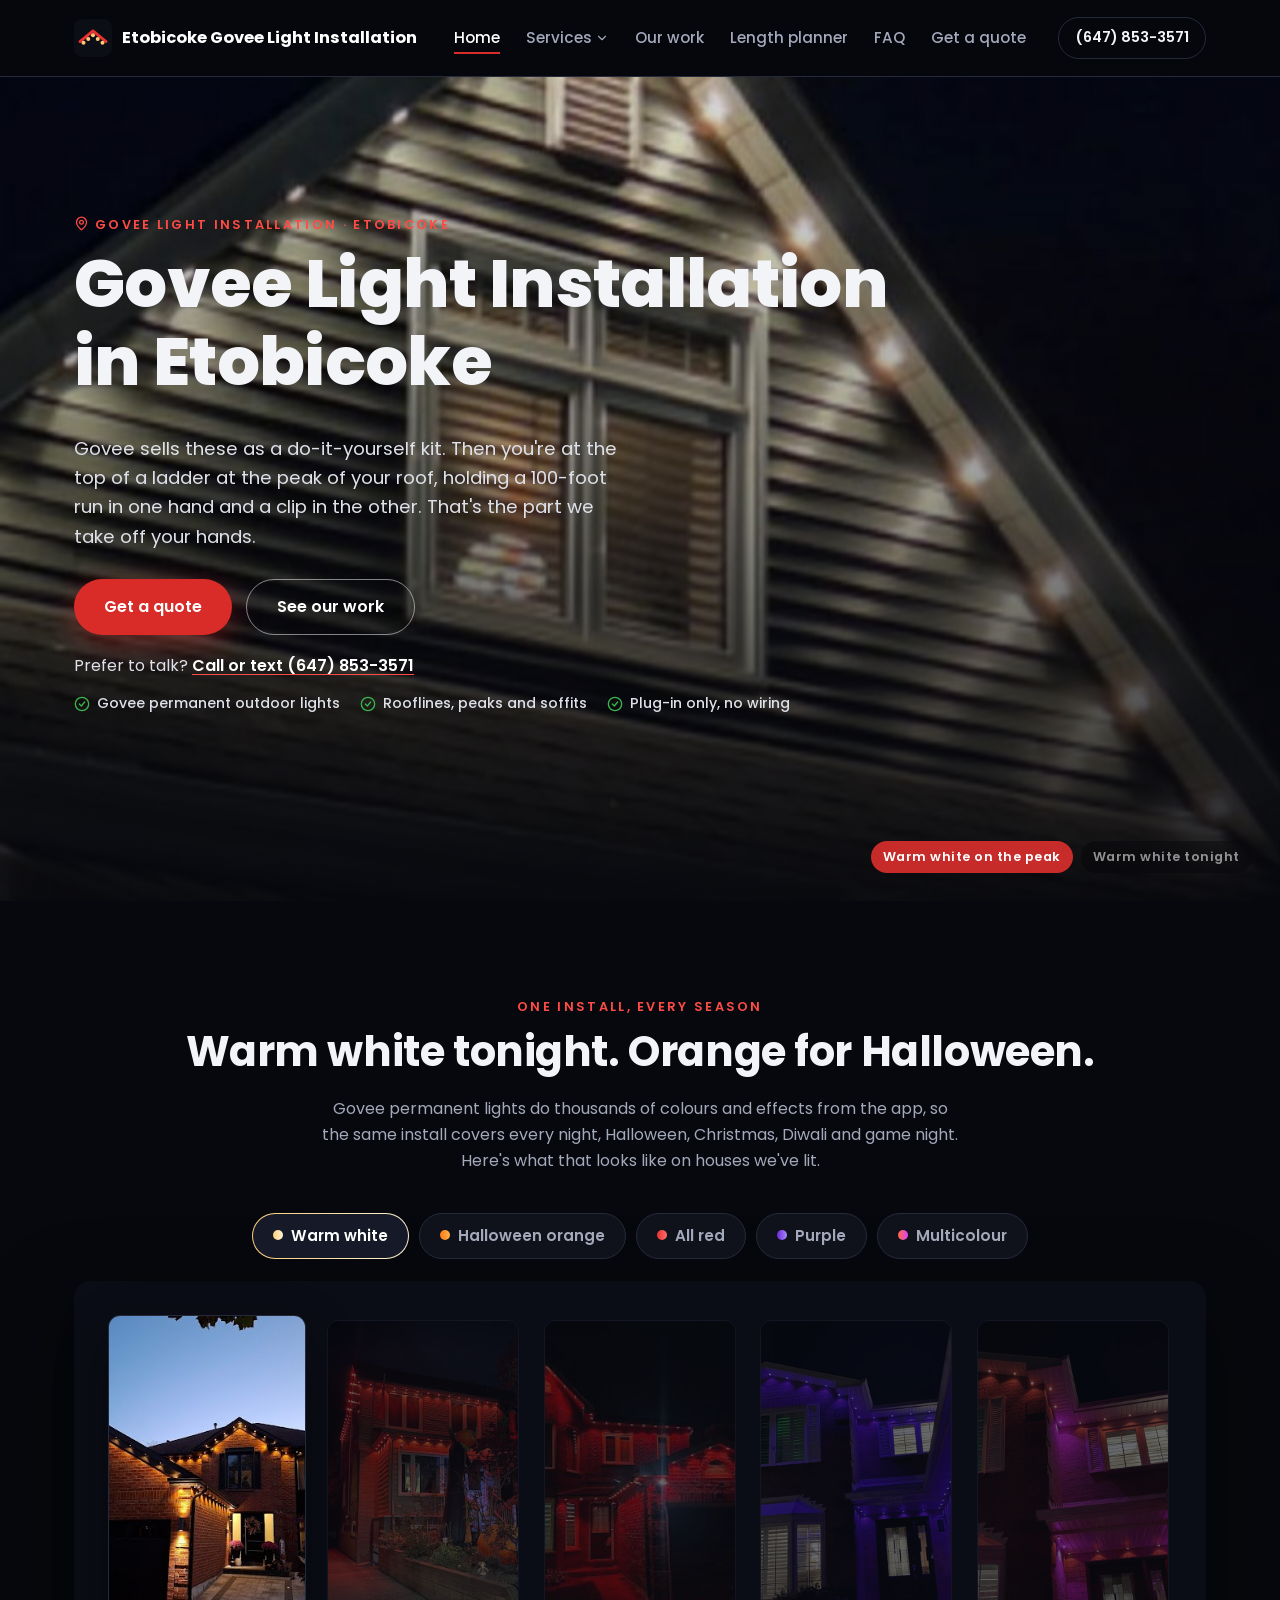
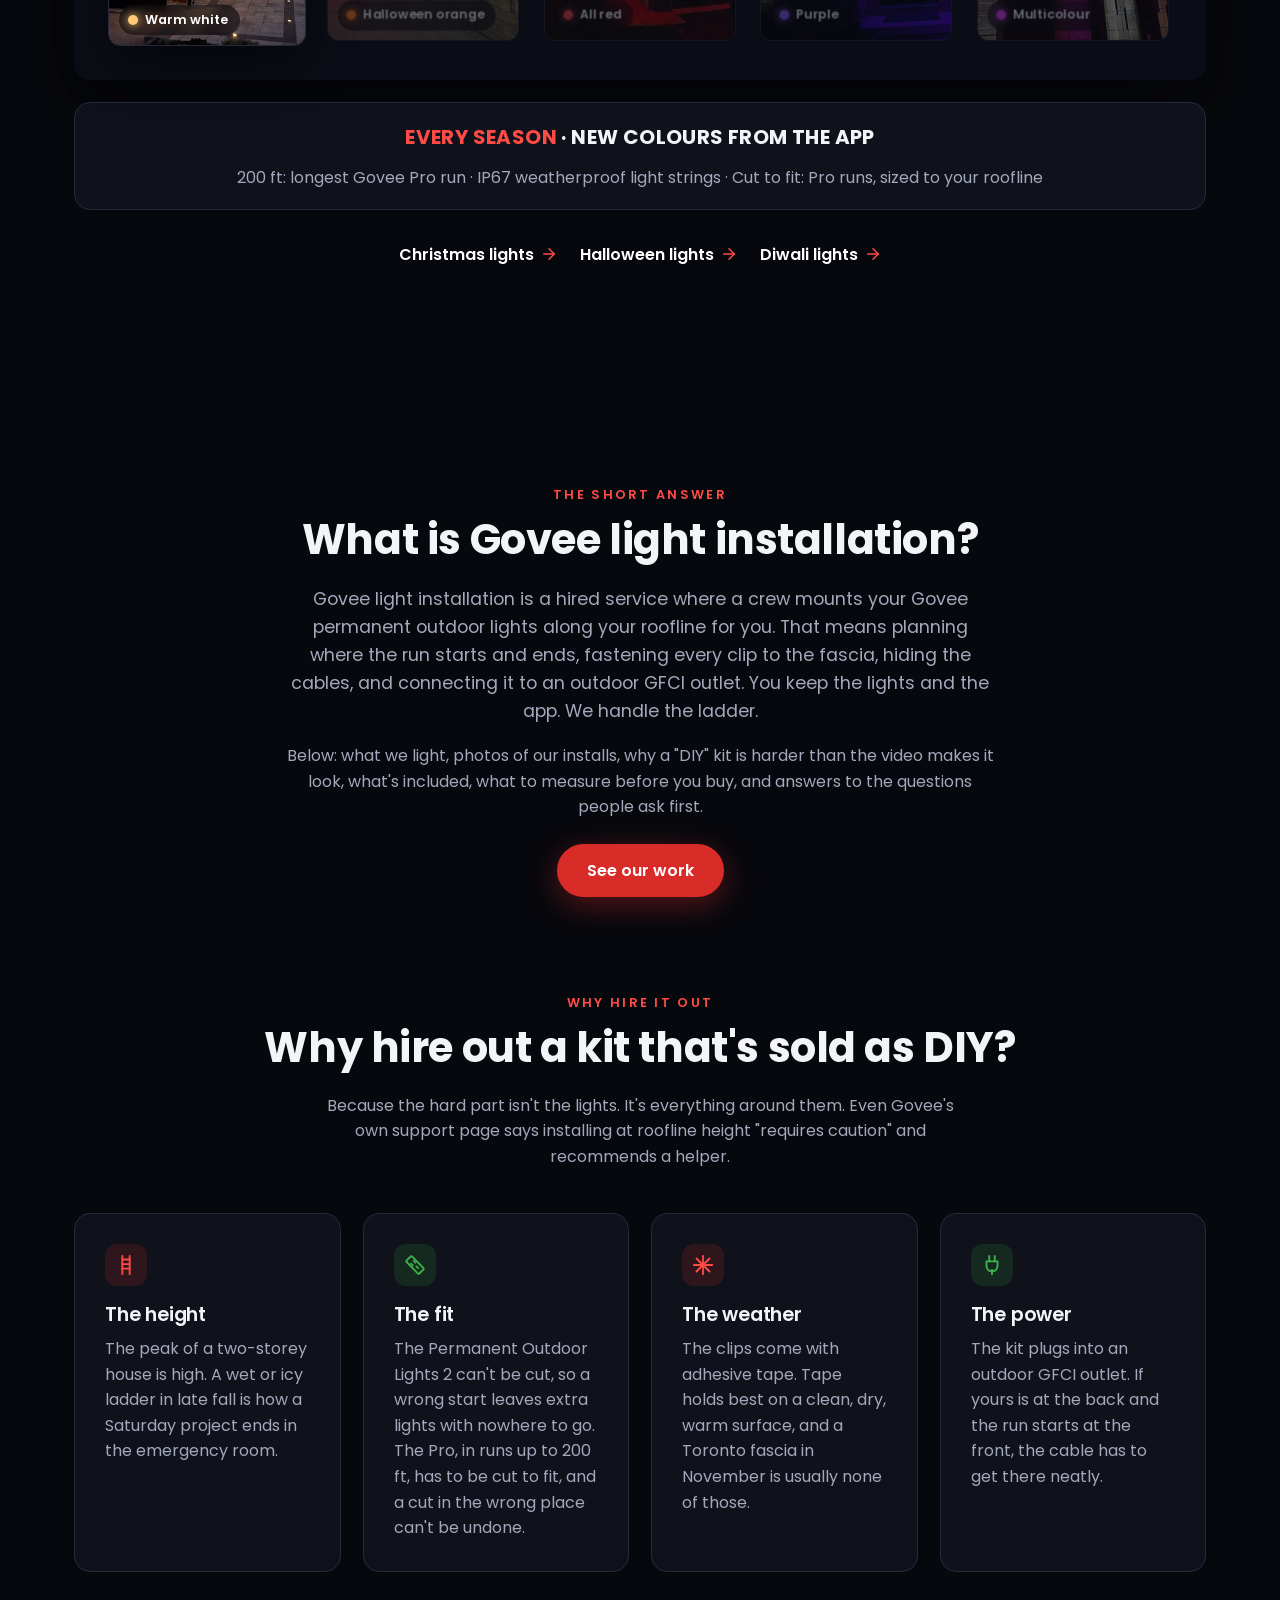
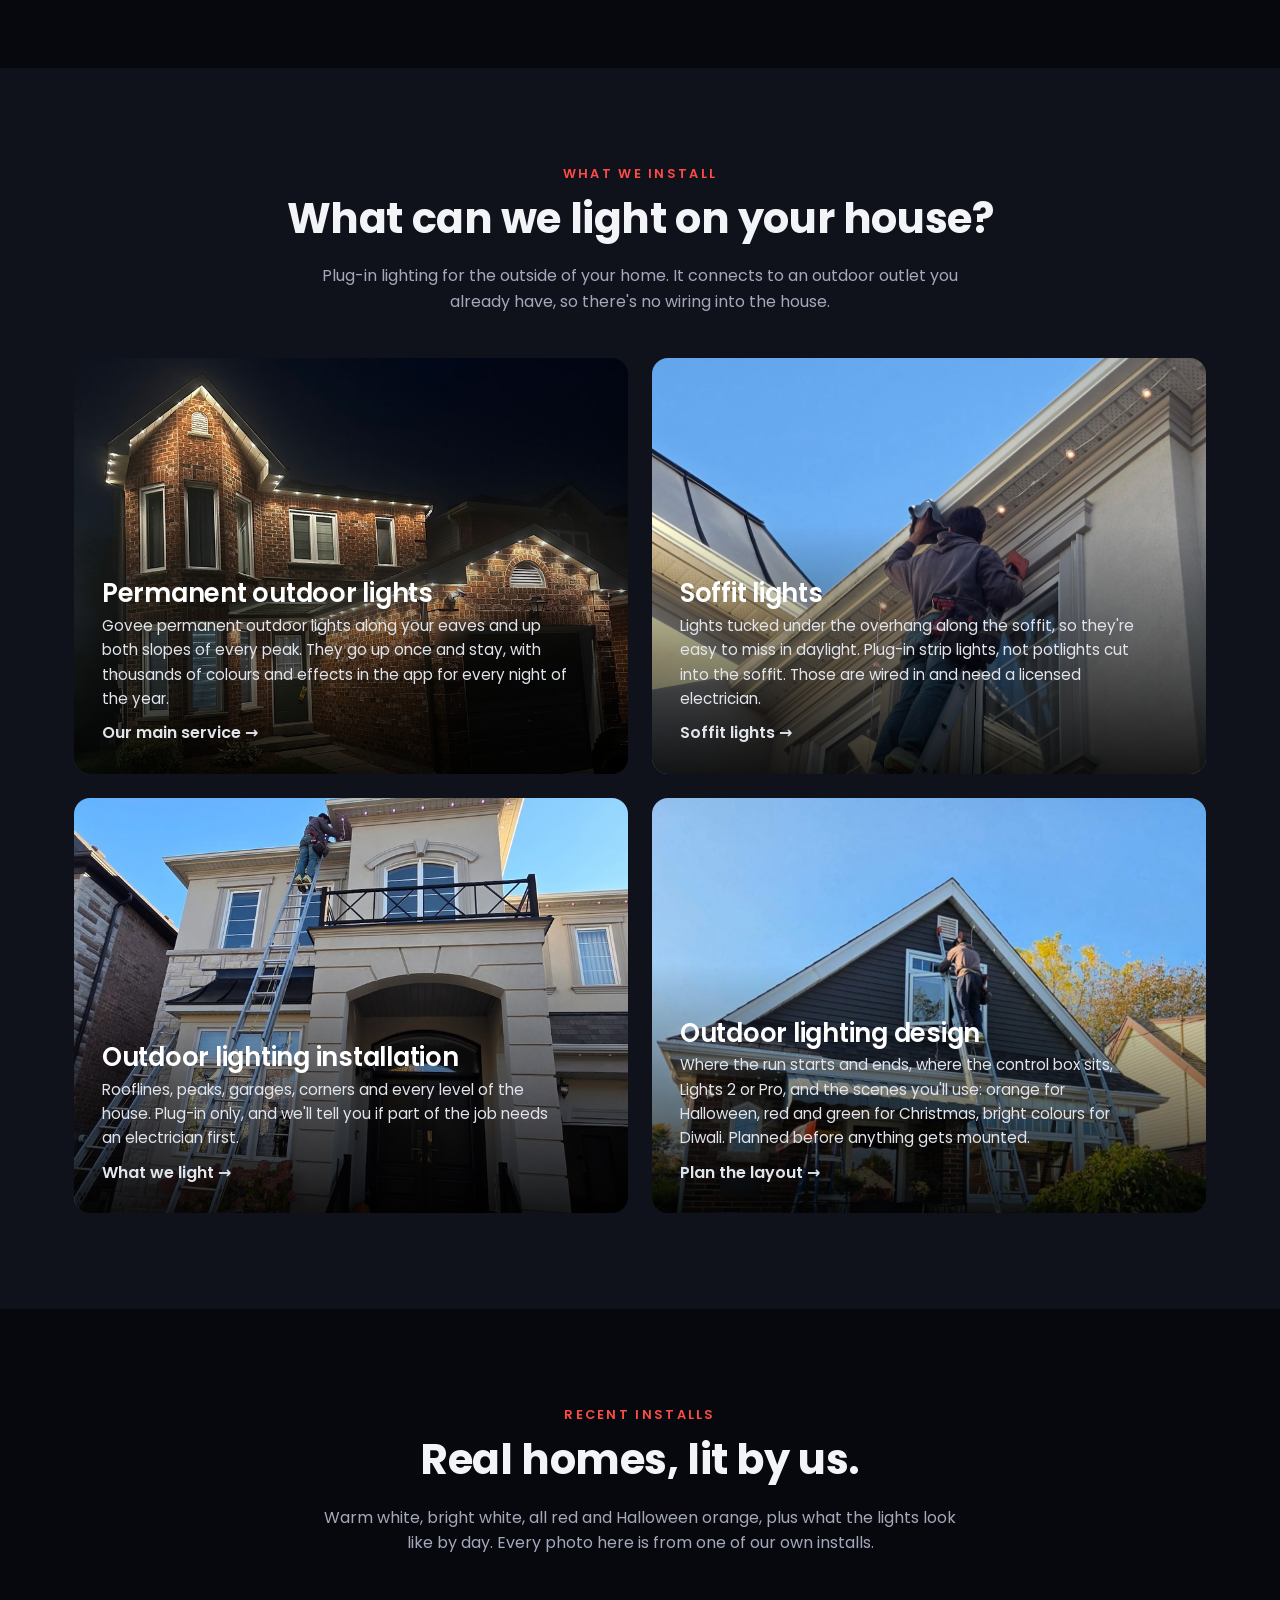
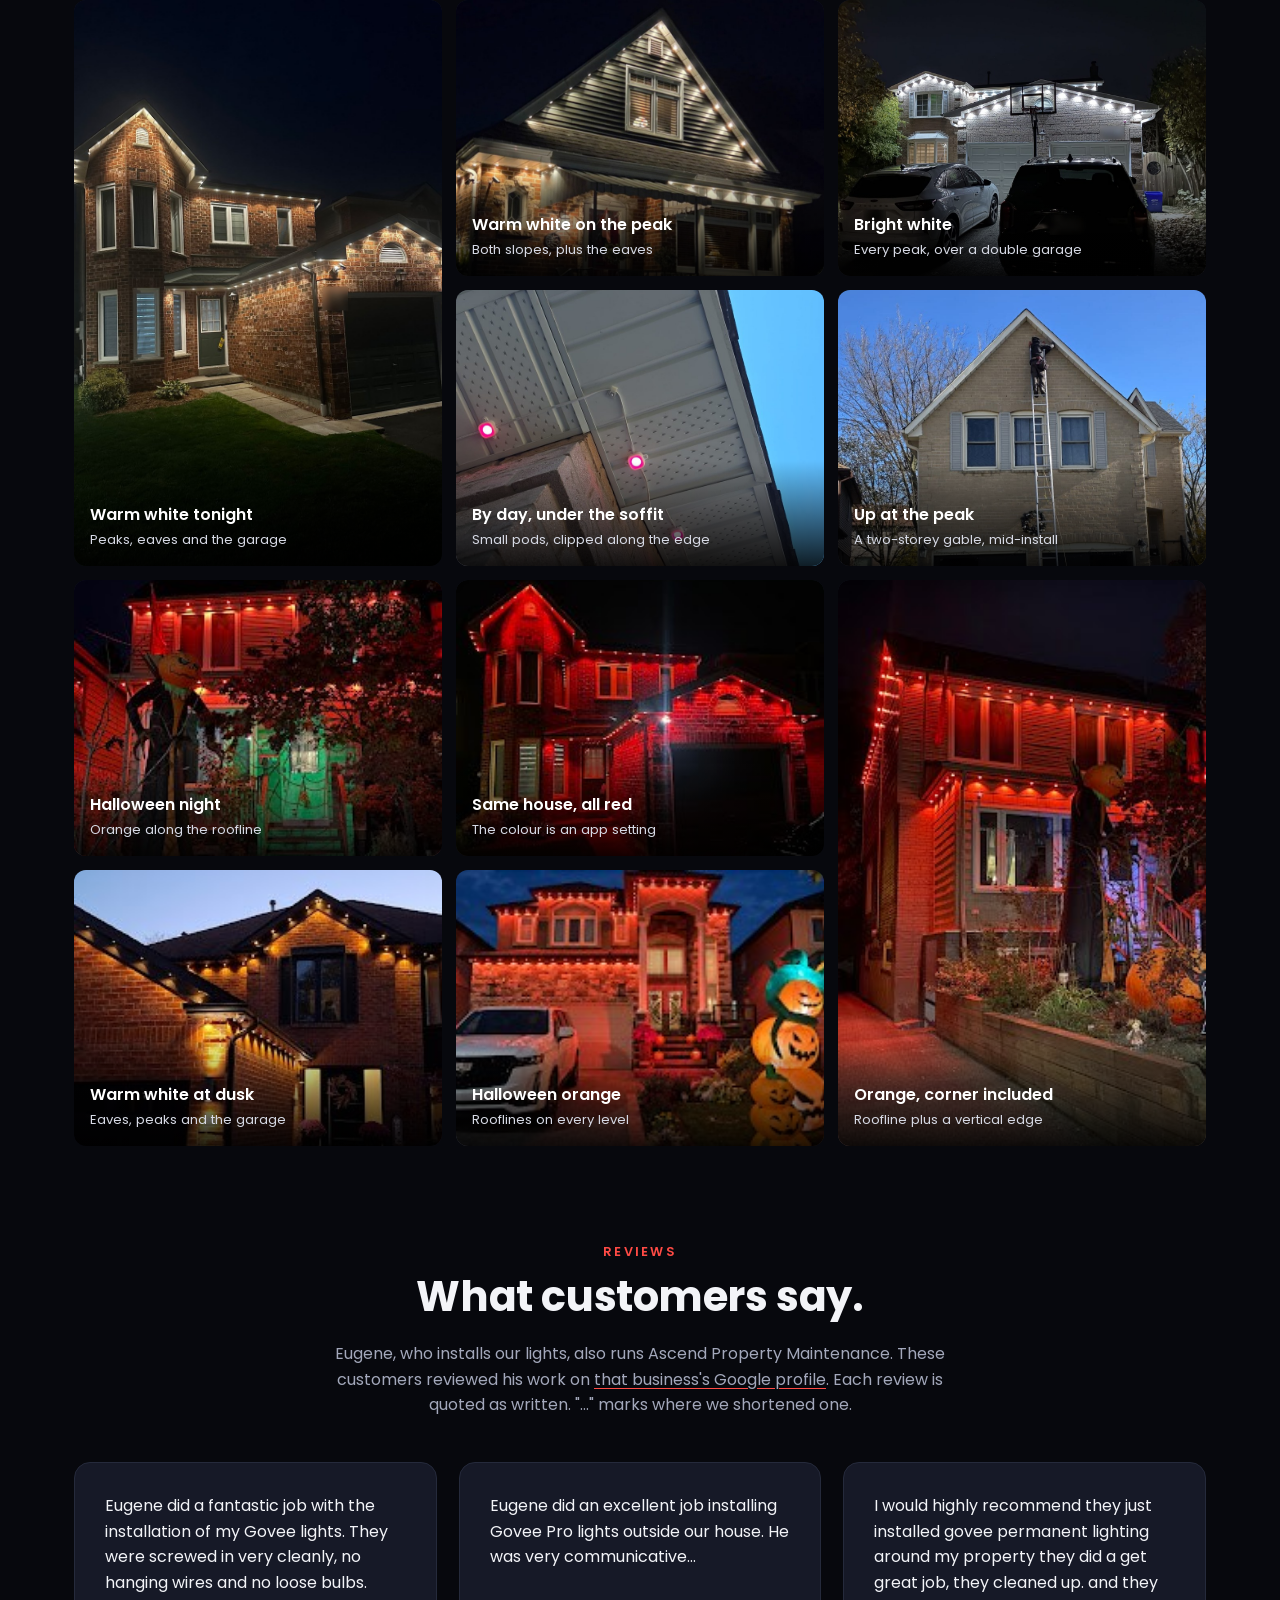
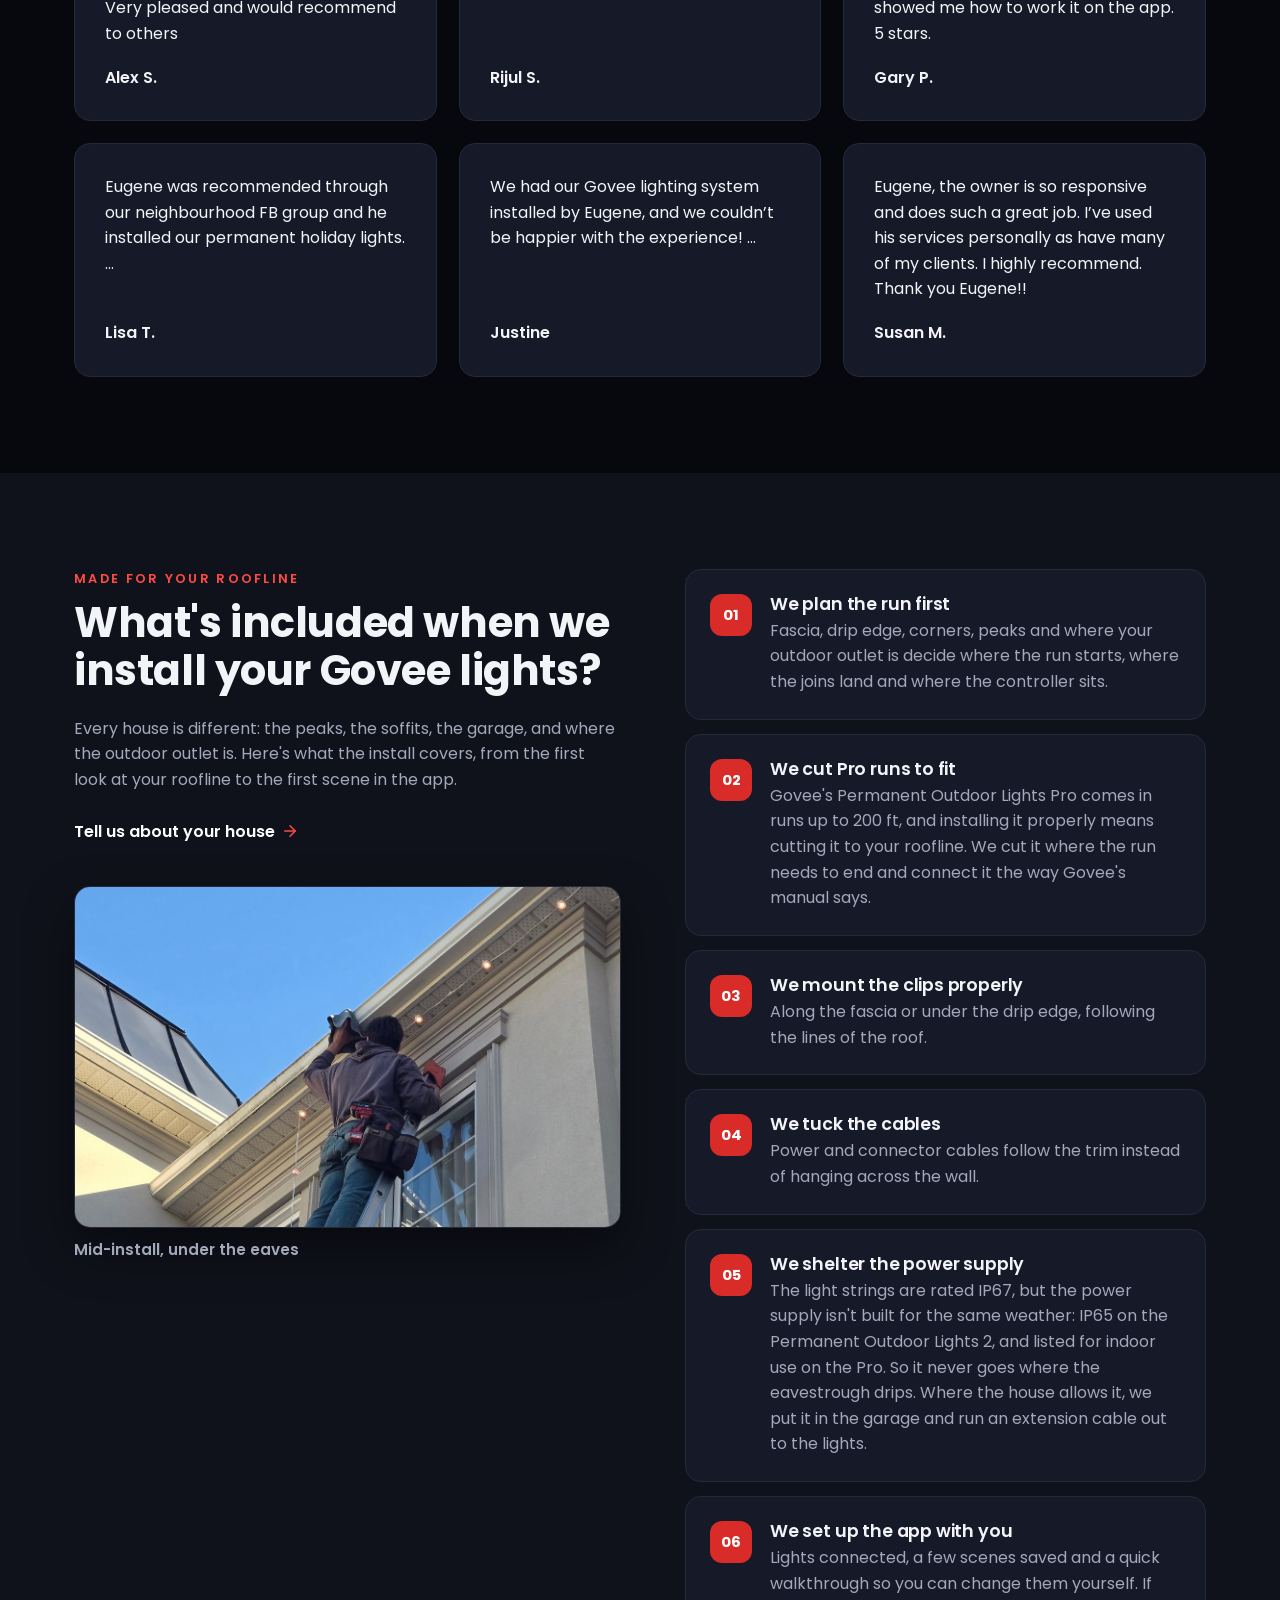
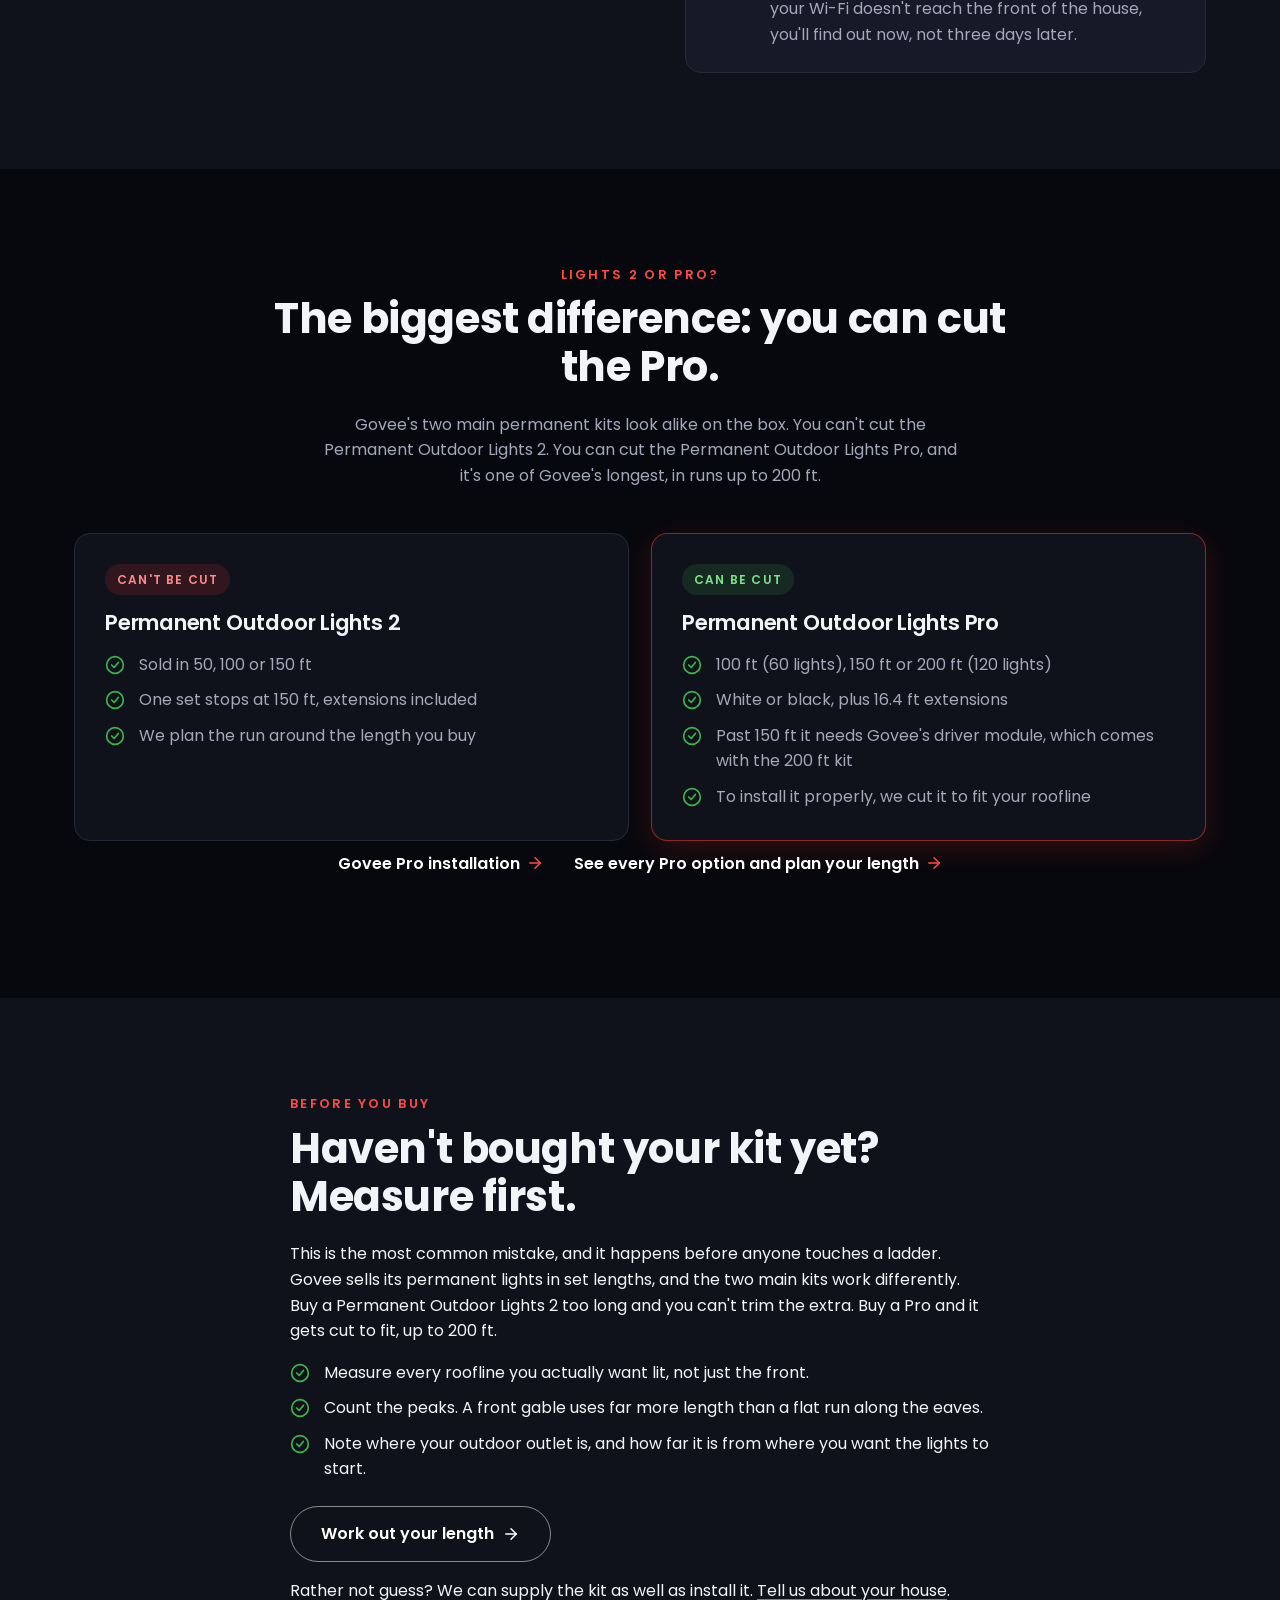
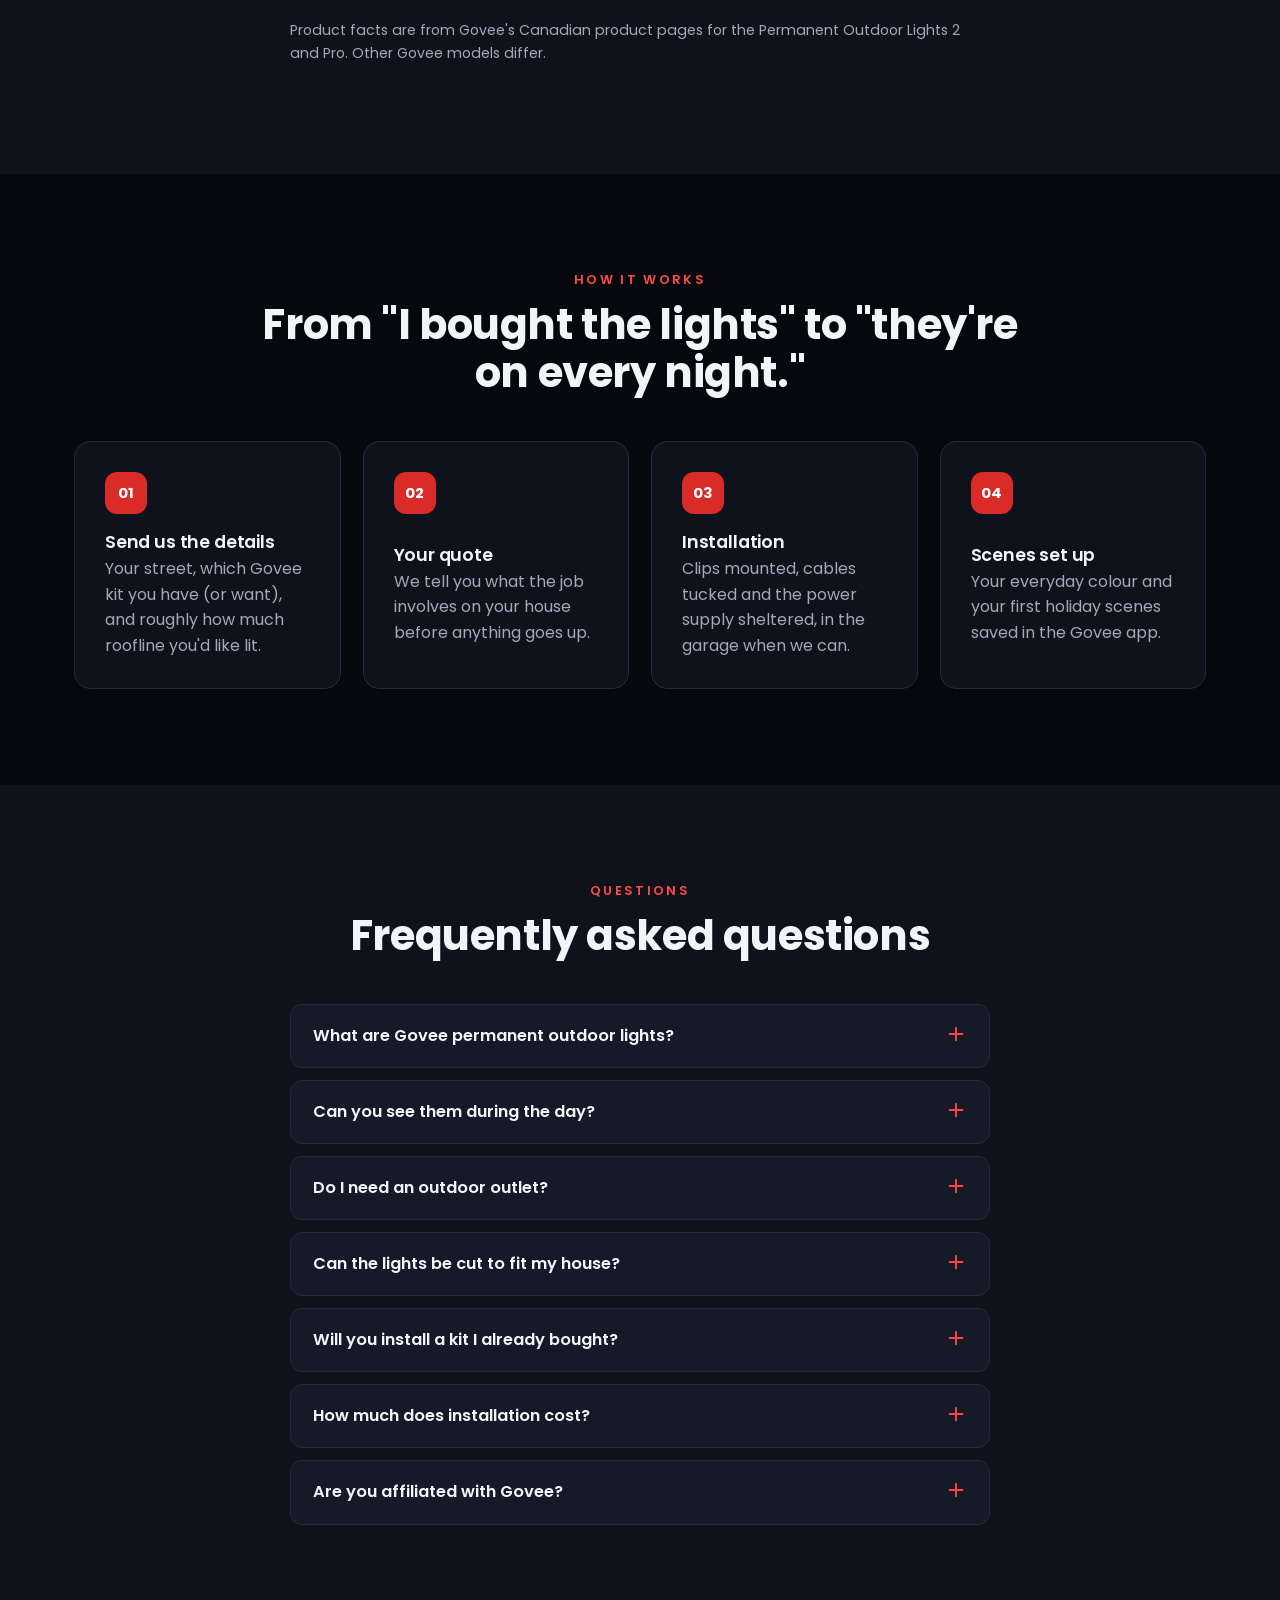
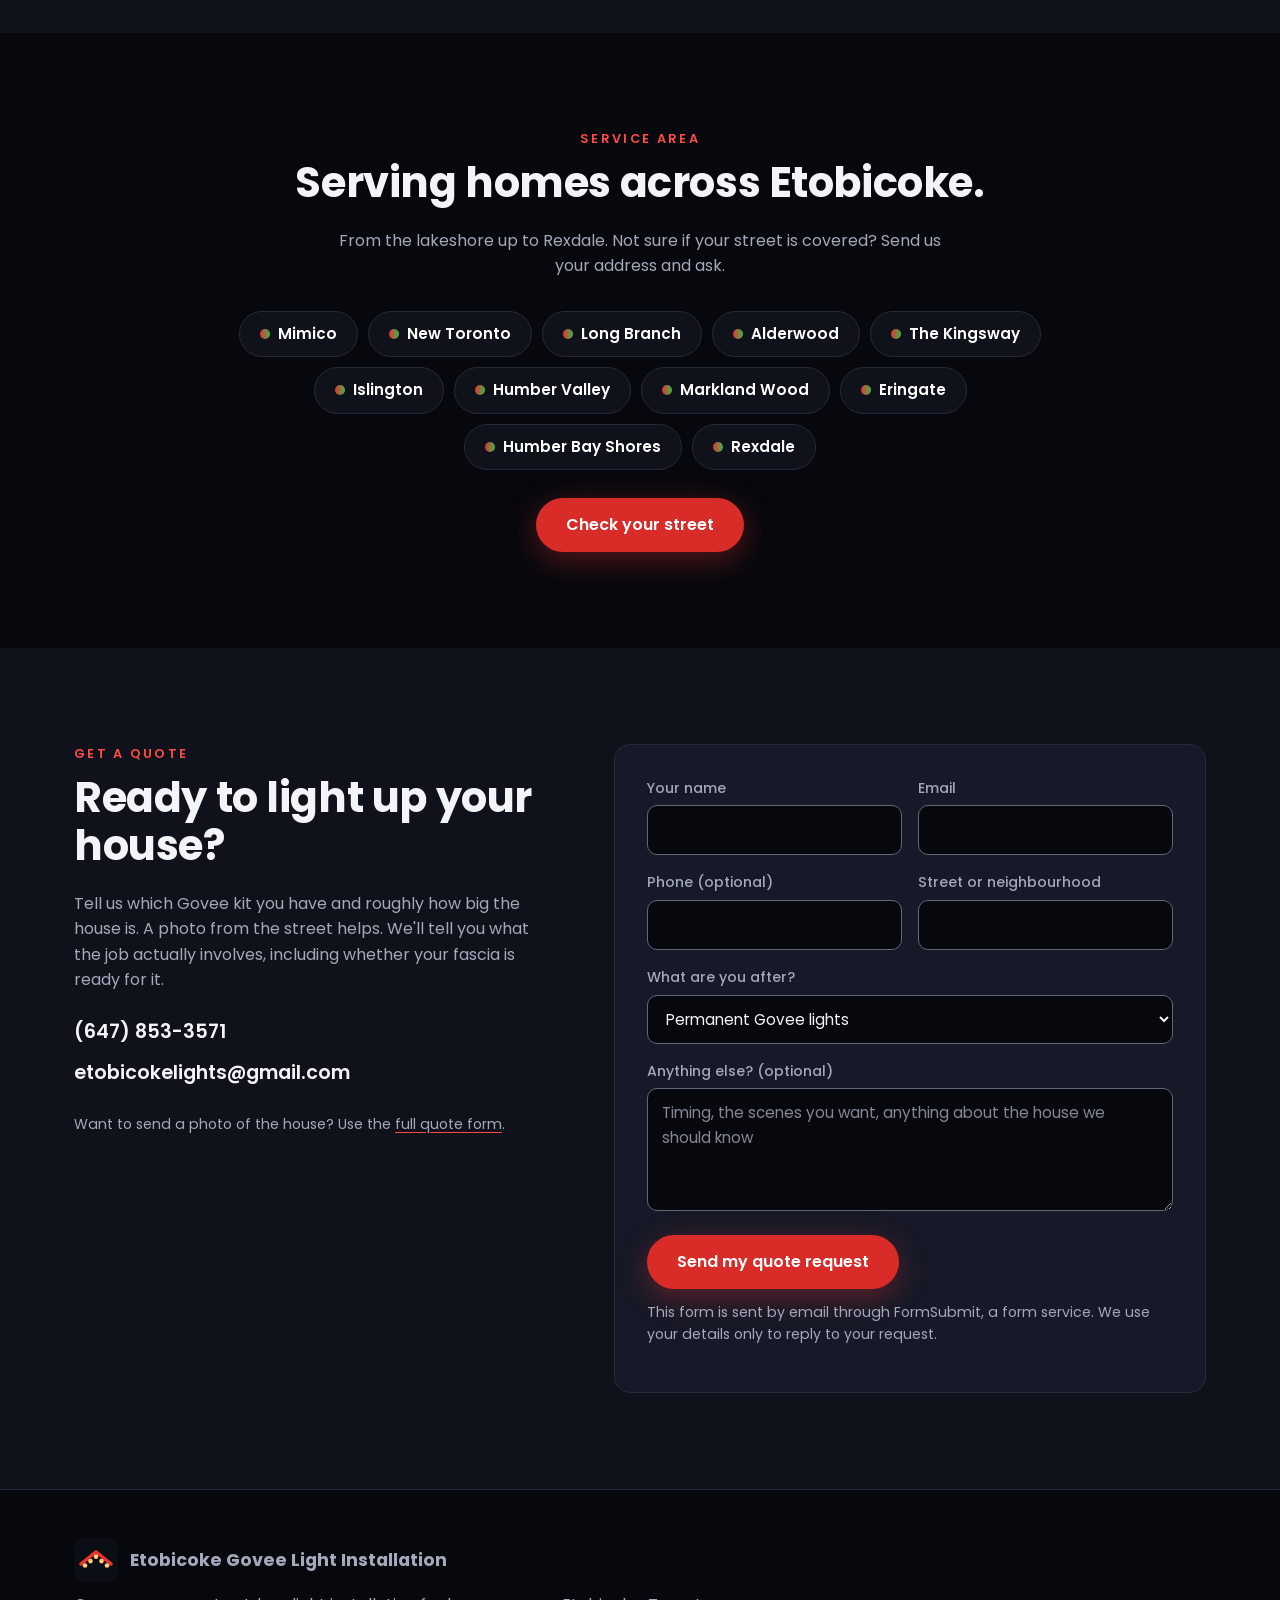
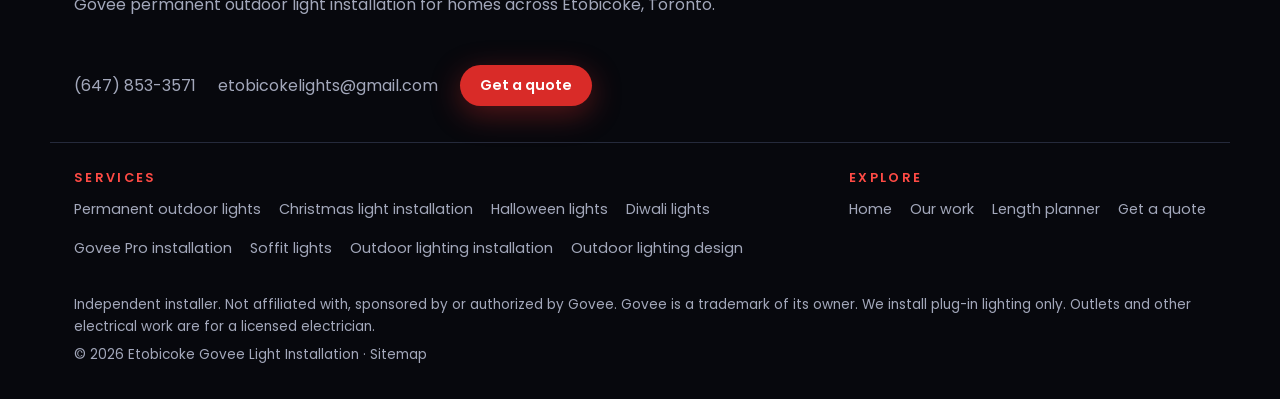
<file: index.html>
<!doctype html>
<html lang="en-CA">
<head>
<meta charset="utf-8">
<meta name="viewport" content="width=device-width, initial-scale=1">
<title>Govee Light Installation Etobicoke | We Handle the Ladder</title>
<meta name="description" content="Govee permanent outdoor lights installed on your Etobicoke roofline. Run planned, clips secured, app set up. No ladder for you. Get a quote.">
<link rel="canonical" href="https://etobicokelights.com/">
<meta property="og:type" content="website">
<meta property="og:site_name" content="Etobicoke Govee Light Installation">
<meta property="og:title" content="Govee Light Installation Etobicoke | We Handle the Ladder">
<meta property="og:description" content="Govee permanent outdoor lights installed on your Etobicoke roofline. Run planned, clips secured, app set up. No ladder for you. Get a quote.">
<meta property="og:url" content="https://etobicokelights.com/">
<meta property="og:image" content="https://etobicokelights.com/assets/og-image.jpg">
<meta property="og:image:width" content="1200">
<meta property="og:image:height" content="630">
<meta property="og:image:alt" content="Govee light installation in Etobicoke: a brick house at night with warm white lights along the front peak and eaves">
<meta name="twitter:card" content="summary_large_image">
<meta name="theme-color" content="#07080D">
<link rel="icon" href="/assets/favicon.svg" type="image/svg+xml">
<link rel="preload" href="/assets/fonts/poppins-400-latin.woff2" as="font" type="font/woff2" crossorigin>
<link rel="preload" href="/assets/fonts/poppins-800-latin.woff2" as="font" type="font/woff2" crossorigin>
<link rel="stylesheet" href="/assets/site.css?v=c8b95cfa">
<script>document.documentElement.classList.add("js")</script>
<script type="application/ld+json">{"@context": "https://schema.org", "@type": "HomeAndConstructionBusiness", "@id": "https://etobicokelights.com/#business", "name": "Etobicoke Govee Light Installation", "url": "https://etobicokelights.com/", "telephone": "+16478533571", "image": ["https://etobicokelights.com/assets/img/jobs/bungalow-warm-white-night.jpg", "https://etobicokelights.com/assets/img/jobs/warm-white-brick-night.jpg"], "logo": "https://etobicokelights.com/assets/favicon.svg", "address": {"@type": "PostalAddress", "addressLocality": "Toronto", "addressRegion": "ON", "addressCountry": "CA"}, "areaServed": {"@type": "Place", "name": "Etobicoke, Toronto, ON"}, "hasOfferCatalog": {"@type": "OfferCatalog", "name": "Outdoor lighting installation", "itemListElement": [{"@type": "Offer", "itemOffered": {"@type": "Service", "name": "Permanent outdoor lighting installation"}}, {"@type": "Offer", "itemOffered": {"@type": "Service", "name": "Soffit lighting installation"}}, {"@type": "Offer", "itemOffered": {"@type": "Service", "name": "Outdoor lighting installation"}}, {"@type": "Offer", "itemOffered": {"@type": "Service", "name": "Lighting design"}}]}, "email": "etobicokelights@gmail.com"}</script>
<script type="application/ld+json">{"@context": "https://schema.org", "@type": "FAQPage", "mainEntity": [{"@type": "Question", "name": "What are Govee permanent outdoor lights?", "acceptedAnswer": {"@type": "Answer", "text": "A run of weatherproof LED lights that mounts once along your roofline and stays up all year. You control colour, brightness and schedules from the Govee app, so the same lights work for every night, Halloween, Christmas and game night."}}, {"@type": "Question", "name": "Can you see them during the day?", "acceptedAnswer": {"@type": "Answer", "text": "They tuck under the roof edge, so from the street they're easy to miss in daylight. Stand in the driveway and look up and you'll see them. Anyone who says they're invisible is overselling."}}, {"@type": "Question", "name": "Do I need an outdoor outlet?", "acceptedAnswer": {"@type": "Answer", "text": "Yes. Govee's instructions say to \"install only to a covered Class A GFCI receptacle\": an outdoor outlet with ground-fault protection and a weatherproof cover. If you don't have one near where the lights will start, adding one is a job for a licensed electrician. We install the lights. We don't do electrical work."}}, {"@type": "Question", "name": "Can the lights be cut to fit my house?", "acceptedAnswer": {"@type": "Answer", "text": "It depends on the model. Govee says the Permanent Outdoor Lights 2 can't be cut, so the run is planned around the length you buy. The Permanent Outdoor Lights Pro can be cut and comes in runs up to 200 ft, and to install it properly, we cut it to fit your roofline. Our length planner works out which lengths fit."}}, {"@type": "Question", "name": "Will you install a kit I already bought?", "acceptedAnswer": {"@type": "Answer", "text": "Yes. We install Govee kits you've already bought, and we can supply the kit if you haven't bought one yet."}}, {"@type": "Question", "name": "How much does installation cost?", "acceptedAnswer": {"@type": "Answer", "text": "It depends on how much roofline you want lit, how many peaks and corners there are, and what your fascia is made of. Every house gets its own quote: send us the details and we'll tell you what yours costs."}}, {"@type": "Question", "name": "Are you affiliated with Govee?", "acceptedAnswer": {"@type": "Answer", "text": "No. We're an independent installer. We're not affiliated with, sponsored by or authorized by Govee."}}]}</script>
</head>
<body>
<a class="skip" href="#main">Skip to main content</a>
<!-- Inline SVG icon set (Lucide-style, 2px stroke). Partial: build.py puts it at the top of every page. -->
<svg width="0" height="0" style="position:absolute" aria-hidden="true">
  <defs>
    <symbol id="i-bulb" viewBox="0 0 24 24" fill="none" stroke="currentColor" stroke-width="2" stroke-linecap="round" stroke-linejoin="round"><path d="M9 18h6"/><path d="M10 22h4"/><path d="M12 2a7 7 0 0 0-4 12.7c.6.5 1 1.3 1 2.1V18h6v-1.2c0-.8.4-1.6 1-2.1A7 7 0 0 0 12 2z"/></symbol>
    <symbol id="i-pin" viewBox="0 0 24 24" fill="none" stroke="currentColor" stroke-width="2" stroke-linecap="round" stroke-linejoin="round"><path d="M20 10c0 6-8 12-8 12s-8-6-8-12a8 8 0 0 1 16 0z"/><circle cx="12" cy="10" r="3"/></symbol>
    <symbol id="i-phone" viewBox="0 0 24 24" fill="none" stroke="currentColor" stroke-width="2" stroke-linecap="round" stroke-linejoin="round"><path d="M22 16.9v3a2 2 0 0 1-2.2 2 19.8 19.8 0 0 1-8.6-3.1 19.5 19.5 0 0 1-6-6A19.8 19.8 0 0 1 2.1 4.2 2 2 0 0 1 4.1 2h3a2 2 0 0 1 2 1.7c.1.9.4 1.8.7 2.7a2 2 0 0 1-.5 2.1L8 9.8a16 16 0 0 0 6 6l1.3-1.3a2 2 0 0 1 2.1-.4c.9.3 1.8.6 2.7.7a2 2 0 0 1 1.7 2z"/></symbol>
    <symbol id="i-ladder" viewBox="0 0 24 24" fill="none" stroke="currentColor" stroke-width="2" stroke-linecap="round" stroke-linejoin="round"><path d="M8 2v20"/><path d="M16 2v20"/><path d="M8 6h8"/><path d="M8 11h8"/><path d="M8 16h8"/></symbol>
    <symbol id="i-ruler" viewBox="0 0 24 24" fill="none" stroke="currentColor" stroke-width="2" stroke-linecap="round" stroke-linejoin="round"><path d="M21.3 15.3 8.7 2.7a1 1 0 0 0-1.4 0L2.7 7.3a1 1 0 0 0 0 1.4l12.6 12.6a1 1 0 0 0 1.4 0l4.6-4.6a1 1 0 0 0 0-1.4z"/><path d="m7.5 10.5 2 2"/><path d="m10.5 7.5 2 2"/><path d="m13.5 13.5 2 2"/></symbol>
    <symbol id="i-snow" viewBox="0 0 24 24" fill="none" stroke="currentColor" stroke-width="2" stroke-linecap="round" stroke-linejoin="round"><path d="M12 2v20"/><path d="m4.9 4.9 14.2 14.2"/><path d="M2 12h20"/><path d="m19.1 4.9-14.2 14.2"/></symbol>
    <symbol id="i-plug" viewBox="0 0 24 24" fill="none" stroke="currentColor" stroke-width="2" stroke-linecap="round" stroke-linejoin="round"><path d="M12 22v-5"/><path d="M9 8V2"/><path d="M15 8V2"/><path d="M18 8v5a6 6 0 0 1-12 0V8z"/></symbol>
    <symbol id="i-check" viewBox="0 0 24 24" fill="none" stroke="currentColor" stroke-width="2" stroke-linecap="round" stroke-linejoin="round"><circle cx="12" cy="12" r="10"/><path d="m8 12 3 3 5-6"/></symbol>
    <symbol id="i-plus" viewBox="0 0 24 24" fill="none" stroke="currentColor" stroke-width="2" stroke-linecap="round" stroke-linejoin="round"><path d="M12 5v14"/><path d="M5 12h14"/></symbol>
    <symbol id="i-x" viewBox="0 0 24 24" fill="none" stroke="currentColor" stroke-width="2" stroke-linecap="round" stroke-linejoin="round"><path d="M18 6 6 18"/><path d="m6 6 12 12"/></symbol>
    <symbol id="i-menu" viewBox="0 0 24 24" fill="none" stroke="currentColor" stroke-width="2" stroke-linecap="round" stroke-linejoin="round"><path d="M4 6h16"/><path d="M4 12h16"/><path d="M4 18h16"/></symbol>
    <symbol id="i-chevron" viewBox="0 0 24 24" fill="none" stroke="currentColor" stroke-width="2" stroke-linecap="round" stroke-linejoin="round"><path d="m6 9 6 6 6-6"/></symbol>
    <symbol id="i-arrow" viewBox="0 0 24 24" fill="none" stroke="currentColor" stroke-width="2" stroke-linecap="round" stroke-linejoin="round"><path d="M5 12h14"/><path d="m12 5 7 7-7 7"/></symbol>
    <symbol id="i-roof" viewBox="0 0 24 24" fill="none" stroke="currentColor" stroke-width="2" stroke-linecap="round" stroke-linejoin="round"><path d="m3 12 9-8 9 8"/><path d="M6 15h.01"/><path d="M10 15h.01"/><path d="M14 15h.01"/><path d="M18 15h.01"/></symbol>
    <symbol id="i-eave" viewBox="0 0 24 24" fill="none" stroke="currentColor" stroke-width="2" stroke-linecap="round" stroke-linejoin="round"><path d="M2 8h20"/><path d="M4 8v12"/><path d="M6 12h.01"/><path d="M10 12h.01"/><path d="M14 12h.01"/><path d="M18 12h.01"/></symbol>
    <symbol id="i-palette" viewBox="0 0 24 24" fill="none" stroke="currentColor" stroke-width="2" stroke-linecap="round" stroke-linejoin="round"><path d="M12 22a10 10 0 1 1 10-10c0 2.8-2.2 4-4 4h-2a2 2 0 0 0-1.5 3.3A2 2 0 0 1 12 22z"/><circle cx="7.5" cy="10.5" r="1"/><circle cx="10.5" cy="6.5" r="1"/><circle cx="15.5" cy="7.5" r="1"/></symbol>
  </defs>
</svg>

<header class="site">
  <div class="wrap bar">
    <a class="brand" href="/"><img src="/assets/favicon.svg" alt="" width="38" height="38"><span>Etobicoke Govee Light Installation</span></a>
    <nav class="primary" id="primary-nav" aria-label="Primary"><ul><li><a href="/" aria-current="page">Home</a></li><li class="has-sub"><a href="/#services">Services<svg class="chev" aria-hidden="true"><use href="#i-chevron"/></svg></a><ul class="sub" aria-label="Services"><li><a href="/permanent-outdoor-lights/">Permanent outdoor lights</a></li><li><a href="/christmas-light-installation/">Christmas light installation</a></li><li><a href="/halloween-lights/">Halloween lights</a></li><li><a href="/diwali-lights/">Diwali lights</a></li><li><a href="/govee-pro-installation/">Govee Pro installation</a></li><li><a href="/soffit-lights/">Soffit lights</a></li><li><a href="/outdoor-lighting-installation/">Outdoor lighting installation</a></li><li><a href="/outdoor-lighting-design/">Outdoor lighting design</a></li></ul></li><li><a href="/#work">Our work</a></li><li><a href="/can-you-cut-govee-permanent-outdoor-lights/">Length planner</a></li><li><a href="/#faq">FAQ</a></li><li><a href="/contact/">Get a quote</a></li></ul></nav>
    <div class="bar-actions">
      <a class="header-phone" href="tel:+16478533571">(647) 853-3571</a>
      <button class="menu-btn" type="button" aria-expanded="false" aria-controls="primary-nav" aria-label="Menu"><svg aria-hidden="true"><use href="#i-menu"/></svg></button>
    </div>
  </div>
</header>

<main id="main">
  <section class="hero" aria-labelledby="hero-title">
    <div class="hero-slides">
      <picture class="on">
        <source media="(max-width: 700px)" srcset="/assets/img/jobs/hero-mobile-bungalow.jpg" width="750" height="999">
        <img src="/assets/img/jobs/hero-warm-white-night.jpg" alt="Brick house at night with warm white permanent lights up both slopes of the front peak and along the eaves, one of our installs" width="1684" height="999" fetchpriority="high" style="object-position:55% 30%">
      </picture>
      <picture>
        <source media="(max-width: 700px)" srcset="/assets/img/jobs/hero-mobile-warm-white.jpg" width="750" height="1000">
        <img src="/assets/img/jobs/hero-brick-night.jpg" alt="Two-storey brick house at night with warm white permanent lights along the peaks, eaves and garage, one of our installs" width="1536" height="1100" fetchpriority="low" decoding="async" style="object-position:50% 20%">
      </picture>
    </div>
    <div class="hero-labels" aria-hidden="true"><span class="on">Warm white on the peak</span><span>Warm white tonight</span></div>
    <div class="wrap">
      <p class="eyebrow"><svg aria-hidden="true"><use href="#i-pin"/></svg>Govee light installation · Etobicoke</p>
      <h1 id="hero-title">Govee Light Installation in Etobicoke</h1>
      <p class="lead">Govee sells these as a do-it-yourself kit. Then you're at the top of a ladder at the peak of your roof, holding a 100-foot run in one hand and a clip in the other. That's the part we take off your hands.</p>
      <div class="actions">
        <a class="btn btn-primary" href="/contact/">Get a quote</a>
        <a class="btn btn-ghost" href="#work">See our work</a>
      </div>
      <p class="phone-note">Prefer to talk? <a href="tel:+16478533571">Call or text (647) 853-3571</a></p>
      <ul class="trust">
        <li><svg aria-hidden="true"><use href="#i-check"/></svg>Govee permanent outdoor lights</li>
        <li><svg aria-hidden="true"><use href="#i-check"/></svg>Rooflines, peaks and soffits</li>
        <li><svg aria-hidden="true"><use href="#i-check"/></svg>Plug-in only, no wiring</li>
      </ul>
    </div>
  </section>

  <section id="scenes" class="theme-light" aria-labelledby="scenes-title">
    <div class="wrap center">
      <p class="eyebrow">One install, every season</p>
      <h2 id="scenes-title">Warm white tonight. Orange for Halloween.</h2>
      <p class="muted">Govee permanent lights do thousands of colours and effects from the app, so the same install covers every night, Halloween, Christmas, Diwali and game night. Here's what that looks like on houses we've lit.</p>
      <div class="modes">
        <div class="mode-tabs" role="group" aria-label="Colours on our installs">
          <button type="button" aria-pressed="true" data-mode="warm" style="--c:linear-gradient(90deg,#ffcf7a,#fff2d6)">Warm white</button>
          <button type="button" aria-pressed="false" data-mode="orange" style="--c:linear-gradient(90deg,#ff7a1a,#ffb347)">Halloween orange</button>
          <button type="button" aria-pressed="false" data-mode="red" style="--c:linear-gradient(90deg,#e8322f,#ff6b6b)">All red</button>
          <button type="button" aria-pressed="false" data-mode="purple" style="--c:linear-gradient(90deg,#6d28d9,#a78bfa)">Purple</button>
          <button type="button" aria-pressed="false" data-mode="multi" style="--c:linear-gradient(90deg,#ff6a3d,#e040fb)">Multicolour</button>
        </div>
        <div class="mode-stage scene-shots">
          <figure data-mode="warm" class="on"><img src="/assets/img/jobs/warm-white-dusk.jpg" alt="Brick house at dusk with warm white lights along the roofline, one of our installs" width="243" height="406" loading="lazy"><figcaption><span class="swatch" style="background:#FFC978;color:#FFC978"></span>Warm white</figcaption></figure>
          <figure data-mode="orange"><img src="/assets/img/jobs/orange-roofline-corners.jpg" alt="House at night with orange lights along the roofline and a corner, one of our installs" width="243" height="406" loading="lazy"><figcaption><span class="swatch" style="background:#FF7A1A;color:#FF7A1A"></span>Halloween orange</figcaption></figure>
          <figure data-mode="red"><img src="/assets/img/jobs/red-roofline.jpg" alt="Two-storey brick house at night with red lights on every roofline, one of our installs" width="243" height="244" loading="lazy"><figcaption><span class="swatch" style="background:#EF4444;color:#EF4444"></span>All red</figcaption></figure>
          <figure data-mode="purple"><img src="/assets/img/jobs/purple-two-storey-night.jpg" alt="Brick two-storey at night with purple permanent lights under every eave and over the front door, one of our installs" width="1200" height="900" loading="lazy" style="object-position:40% 50%"><figcaption><span class="swatch" style="background:#8B5CF6;color:#8B5CF6"></span>Purple</figcaption></figure>
          <figure data-mode="multi"><img src="/assets/img/jobs/multicolour-two-storey-night.jpg" alt="Brick two-storey at night with orange and magenta permanent lights, a different colour on different rooflines, one of our installs" width="1200" height="900" loading="lazy" style="object-position:55% 50%"><figcaption><span class="swatch" style="background:#E040FB;color:#E040FB"></span>Multicolour</figcaption></figure>
        </div>
        <div class="mode-band">
          <strong><span>Every season</span> · New colours from the app</strong>
          <span class="muted">200 ft: longest Govee Pro run · IP67 weatherproof light strings · Cut to fit: Pro runs, sized to your roofline</span>
        </div>
      </div>
      <p class="mode-links"><a class="text-link" href="/christmas-light-installation/">Christmas lights<svg aria-hidden="true"><use href="#i-arrow"/></svg></a> <a class="text-link" href="/halloween-lights/">Halloween lights<svg aria-hidden="true"><use href="#i-arrow"/></svg></a> <a class="text-link" href="/diwali-lights/">Diwali lights<svg aria-hidden="true"><use href="#i-arrow"/></svg></a></p>
    </div>
  </section>

  <section class="theme-light" aria-labelledby="what-title">
    <div class="wrap intro-solo">
      <p class="eyebrow">The short answer</p>
      <h2 id="what-title">What is Govee light installation?</h2>
      <p class="answer">Govee light installation is a hired service where a crew mounts your Govee permanent outdoor lights along your roofline for you. That means planning where the run starts and ends, fastening every clip to the fascia, hiding the cables, and connecting it to an outdoor GFCI outlet. You keep the lights and the app. We handle the ladder.</p>
      <p class="muted">Below: what we light, photos of our installs, why a "DIY" kit is harder than the video makes it look, what's included, what to measure before you buy, and answers to the questions people ask first.</p>
      <a class="btn btn-primary" href="#work">See our work</a>
    </div>
  </section>

  <section class="theme-light flush-top" aria-labelledby="why-title">
    <div class="wrap">
      <div class="section-head centered">
        <p class="eyebrow">Why hire it out</p>
        <h2 id="why-title">Why hire out a kit that's sold as DIY?</h2>
        <p>Because the hard part isn't the lights. It's everything around them. Even Govee's own support page says installing at roofline height "requires caution" and recommends a helper.</p>
      </div>
      <div class="features grid-4">
        <div class="card">
          <div class="icon"><svg aria-hidden="true"><use href="#i-ladder"/></svg></div>
          <h3>The height</h3>
          <p>The peak of a two-storey house is high. A wet or icy ladder in late fall is how a Saturday project ends in the emergency room.</p>
        </div>
        <div class="card">
          <div class="icon"><svg aria-hidden="true"><use href="#i-ruler"/></svg></div>
          <h3>The fit</h3>
          <p>The Permanent Outdoor Lights 2 can't be cut, so a wrong start leaves extra lights with nowhere to go. The Pro, in runs up to 200 ft, has to be cut to fit, and a cut in the wrong place can't be undone.</p>
        </div>
        <div class="card">
          <div class="icon"><svg aria-hidden="true"><use href="#i-snow"/></svg></div>
          <h3>The weather</h3>
          <p>The clips come with adhesive tape. Tape holds best on a clean, dry, warm surface, and a Toronto fascia in November is usually none of those.</p>
        </div>
        <div class="card">
          <div class="icon"><svg aria-hidden="true"><use href="#i-plug"/></svg></div>
          <h3>The power</h3>
          <p>The kit plugs into an outdoor GFCI outlet. If yours is at the back and the run starts at the front, the cable has to get there neatly.</p>
        </div>
      </div>
    </div>
  </section>

  <section id="services" class="theme-dark" aria-labelledby="services-title">
    <div class="wrap center">
      <p class="eyebrow">What we install</p>
      <h2 id="services-title">What can we light on your house?</h2>
      <p class="muted">Plug-in lighting for the outside of your home. It connects to an outdoor outlet you already have, so there's no wiring into the house.</p>
      <div class="services">
        <a class="service" href="/permanent-outdoor-lights/" aria-labelledby="t-perm" aria-describedby="t-perm-d">
          <img src="/assets/img/jobs/warm-white-brick-night.jpg" alt="Two-storey brick house at night with warm white permanent lights along the peaks, eaves and garage" width="900" height="1200" loading="lazy" style="object-position:50% 35%">
          <div>
            <h3 id="t-perm">Permanent outdoor lights</h3>
            <p id="t-perm-d">Govee permanent outdoor lights along your eaves and up both slopes of every peak. They go up once and stay, with thousands of colours and effects in the app for every night of the year.</p>
            <span>Our main service →</span>
          </div>
        </a>
        <a class="service" href="/soffit-lights/" aria-labelledby="t-soffit" aria-describedby="t-soffit-d">
          <img src="/assets/img/jobs/installer-under-eaves.jpg" alt="Our installer on a ladder under the eaves, with the new lights along the soffit" width="1131" height="1200" loading="lazy" style="object-position:50% 25%">
          <div>
            <h3 id="t-soffit">Soffit lights</h3>
            <p id="t-soffit-d">Lights tucked under the overhang along the soffit, so they're easy to miss in daylight. Plug-in strip lights, not potlights cut into the soffit. Those are wired in and need a licensed electrician.</p>
            <span>Soffit lights →</span>
          </div>
        </a>
        <a class="service" href="/outdoor-lighting-installation/" aria-labelledby="t-install" aria-describedby="t-install-d">
          <img src="/assets/img/jobs/installer-ladder-two-storey.jpg" alt="Our installer on a ladder at the roofline of a two-storey house" width="829" height="1200" loading="lazy" style="object-position:50% 20%">
          <div>
            <h3 id="t-install">Outdoor lighting installation</h3>
            <p id="t-install-d">Rooflines, peaks, garages, corners and every level of the house. Plug-in only, and we'll tell you if part of the job needs an electrician first.</p>
            <span>What we light →</span>
          </div>
        </a>
        <a class="service" href="/outdoor-lighting-design/" aria-labelledby="t-design" aria-describedby="t-design-d">
          <img src="/assets/img/jobs/bungalow-install-day.jpg" alt="Our installer at the front peak of a brick house in daylight, mounting the run up the slope" width="1200" height="713" loading="lazy" style="object-position:50% 30%">
          <div>
            <h3 id="t-design">Outdoor lighting design</h3>
            <p id="t-design-d">Where the run starts and ends, where the control box sits, Lights 2 or Pro, and the scenes you'll use: orange for Halloween, red and green for Christmas, bright colours for Diwali. Planned before anything gets mounted.</p>
            <span>Plan the layout →</span>
          </div>
        </a>
      </div>
    </div>
  </section>

  <section id="work" class="theme-light" aria-labelledby="work-title">
    <div class="wrap center">
      <p class="eyebrow">Recent installs</p>
      <h2 id="work-title">Real homes, lit by us.</h2>
      <p class="muted">Warm white, bright white, all red and Halloween orange, plus what the lights look like by day. Every photo here is from one of our own installs.</p>
      <div class="gallery">
        <figure class="tall"><img src="/assets/img/jobs/warm-white-brick-night.jpg" alt="Two-storey brick house at night with warm white permanent lights along the peaks, eaves and garage" width="900" height="1200" loading="lazy"><figcaption><strong>Warm white tonight</strong><span>Peaks, eaves and the garage</span></figcaption></figure>
        <figure><img src="/assets/img/jobs/bungalow-warm-white-night.jpg" alt="Brick house at night with warm white lights up both slopes of the front peak and along the eaves" width="1200" height="712" loading="lazy" style="object-position:50% 0"><figcaption><strong>Warm white on the peak</strong><span>Both slopes, plus the eaves</span></figcaption></figure>
        <figure><img src="/assets/img/jobs/bright-white-two-storey-night.jpg" alt="Two-storey brick house at night with bright white permanent lights along every peak and eave above a double garage, one of our installs" width="1200" height="1005" loading="lazy" style="object-position:50% 8%"><figcaption><strong>Bright white</strong><span>Every peak, over a double garage</span></figcaption></figure>
        <figure><img src="/assets/img/jobs/pods-under-soffit-day.jpg" alt="Looking up under a white soffit in daylight at small square light pods clipped along the edge, glowing pink, one of our installs" width="900" height="1200" loading="lazy"><figcaption><strong>By day, under the soffit</strong><span>Small pods, clipped along the edge</span></figcaption></figure>
        <figure><img src="/assets/img/jobs/installer-ladder-peak-day.jpg" alt="Our installer on a tall ladder at the peak of a two-storey brick house with a double garage, in daylight" width="924" height="1020" loading="lazy" style="object-position:50% 15%"><figcaption><strong>Up at the peak</strong><span>A two-storey gable, mid-install</span></figcaption></figure>
        <figure><img src="/assets/img/jobs/orange-green-porch.jpg" alt="House at night with orange roofline lights and Halloween decorations" width="243" height="244" loading="lazy"><figcaption><strong>Halloween night</strong><span>Orange along the roofline</span></figcaption></figure>
        <figure><img src="/assets/img/jobs/red-roofline.jpg" alt="The same two-storey brick house at night with red lights on every roofline" width="243" height="244" loading="lazy"><figcaption><strong>Same house, all red</strong><span>The colour is an app setting</span></figcaption></figure>
        <figure class="tall"><img src="/assets/img/jobs/orange-roofline-corners.jpg" alt="Narrow two-storey house with orange lights along the roofline and down a vertical corner" width="243" height="406" loading="lazy"><figcaption><strong>Orange, corner included</strong><span>Roofline plus a vertical edge</span></figcaption></figure>
        <figure><img src="/assets/img/jobs/warm-white-dusk.jpg" alt="Brick house at dusk with warm white lights along the eaves, peaks and garage" width="243" height="406" loading="lazy"><figcaption><strong>Warm white at dusk</strong><span>Eaves, peaks and the garage</span></figcaption></figure>
        <figure><img src="/assets/img/jobs/halloween-stone-house.jpg" alt="Stone and stucco house at night with orange lights on every roofline and Halloween pumpkins on the lawn" width="243" height="146" loading="lazy"><figcaption><strong>Halloween orange</strong><span>Rooflines on every level</span></figcaption></figure>
      </div>
    </div>
  </section>

  <section id="reviews" class="theme-light flush-top" aria-labelledby="reviews-title">
    <div class="wrap">
      <div class="section-head centered">
        <p class="eyebrow">Reviews</p>
        <h2 id="reviews-title">What customers say.</h2>
        <p>Eugene, who installs our lights, also runs Ascend Property Maintenance. These customers reviewed his work on <a href="https://www.google.com/maps?cid=16891315344779417159">that business's Google profile</a>. Each review is quoted as written. "…" marks where we shortened one.</p>
      </div>
      <div class="reviews grid-3">
        <figure class="card quote">
          <blockquote><p>Eugene did a fantastic job with the installation of my Govee lights. They were screwed in very cleanly, no hanging wires and no loose bulbs. Very pleased and would recommend to others</p></blockquote>
          <figcaption><strong>Alex S.</strong></figcaption>
        </figure>
        <figure class="card quote">
          <blockquote><p>Eugene did an excellent job installing Govee Pro lights outside our house. He was very communicative…</p></blockquote>
          <figcaption><strong>Rijul S.</strong></figcaption>
        </figure>
        <figure class="card quote">
          <blockquote><p>I would highly recommend they just installed govee permanent lighting around my property they did a get great job, they cleaned up. and they showed me how to work it on the app. 5 stars.</p></blockquote>
          <figcaption><strong>Gary P.</strong></figcaption>
        </figure>
        <figure class="card quote">
          <blockquote><p>Eugene was recommended through our neighbourhood FB group and he installed our permanent holiday lights. …</p></blockquote>
          <figcaption><strong>Lisa T.</strong></figcaption>
        </figure>
        <figure class="card quote">
          <blockquote><p>We had our Govee lighting system installed by Eugene, and we couldn’t be happier with the experience! …</p></blockquote>
          <figcaption><strong>Justine</strong></figcaption>
        </figure>
        <figure class="card quote">
          <blockquote><p>Eugene, the owner is so responsive and does such a great job. I’ve used his services personally as have many of my clients. I highly recommend. Thank you Eugene!!</p></blockquote>
          <figcaption><strong>Susan M.</strong></figcaption>
        </figure>
      </div>
    </div>
  </section>

  <section id="included" class="theme-dark" aria-labelledby="included-title">
    <div class="wrap split">
      <div>
        <p class="eyebrow">Made for your roofline</p>
        <h2 id="included-title">What's included when we install your Govee lights?</h2>
        <p>Every house is different: the peaks, the soffits, the garage, and where the outdoor outlet is. Here's what the install covers, from the first look at your roofline to the first scene in the app.</p>
        <a class="text-link" href="/contact/">Tell us about your house<svg aria-hidden="true"><use href="#i-arrow"/></svg></a>
        <figure class="job-photo"><img src="/assets/img/jobs/installer-under-eaves.jpg" alt="Our installer on a ladder under the eaves of a stucco house, with the new lights already along the soffit" width="1131" height="1200" loading="lazy"><figcaption>Mid-install, under the eaves</figcaption></figure>
      </div>
      <div>
        <ol class="steps">
          <li><div><h3>We plan the run first</h3><p>Fascia, drip edge, corners, peaks and where your outdoor outlet is decide where the run starts, where the joins land and where the controller sits.</p></div></li>
          <li><div><h3>We cut Pro runs to fit</h3><p>Govee's Permanent Outdoor Lights Pro comes in runs up to 200 ft, and installing it properly means cutting it to your roofline. We cut it where the run needs to end and connect it the way Govee's manual says.</p></div></li>
          <li><div><h3>We mount the clips properly</h3><p>Along the fascia or under the drip edge, following the lines of the roof.</p></div></li>
          <li><div><h3>We tuck the cables</h3><p>Power and connector cables follow the trim instead of hanging across the wall.</p></div></li>
          <li><div><h3>We shelter the power supply</h3><p>The light strings are rated IP67, but the power supply isn't built for the same weather: IP65 on the Permanent Outdoor Lights 2, and listed for indoor use on the Pro. So it never goes where the eavestrough drips. Where the house allows it, we put it in the garage and run an extension cable out to the lights.</p></div></li>
          <li><div><h3>We set up the app with you</h3><p>Lights connected, a few scenes saved and a quick walkthrough so you can change them yourself. If your Wi-Fi doesn't reach the front of the house, you'll find out now, not three days later.</p></div></li>
        </ol>
      </div>
    </div>
  </section>

  <section id="compare" class="theme-light" aria-labelledby="compare-title">
    <div class="wrap">
      <div class="section-head centered">
        <p class="eyebrow">Lights 2 or Pro?</p>
        <h2 id="compare-title">The biggest difference: you can cut the Pro.</h2>
        <p>Govee's two main permanent kits look alike on the box. You can't cut the Permanent Outdoor Lights 2. You can cut the Permanent Outdoor Lights Pro, and it's one of Govee's longest, in runs up to 200 ft.</p>
      </div>
      <div class="compare">
        <div class="compare-card">
          <span class="cut-tag no">Can't be cut</span>
          <h3>Permanent Outdoor Lights 2</h3>
          <ul class="checks">
            <li><svg aria-hidden="true"><use href="#i-check"/></svg><span>Sold in 50, 100 or 150 ft</span></li>
            <li><svg aria-hidden="true"><use href="#i-check"/></svg><span>One set stops at 150 ft, extensions included</span></li>
            <li><svg aria-hidden="true"><use href="#i-check"/></svg><span>We plan the run around the length you buy</span></li>
          </ul>
        </div>
        <div class="compare-card pro">
          <span class="cut-tag yes">Can be cut</span>
          <h3>Permanent Outdoor Lights Pro</h3>
          <ul class="checks">
            <li><svg aria-hidden="true"><use href="#i-check"/></svg><span>100 ft (60 lights), 150 ft or 200 ft (120 lights)</span></li>
            <li><svg aria-hidden="true"><use href="#i-check"/></svg><span>White or black, plus 16.4 ft extensions</span></li>
            <li><svg aria-hidden="true"><use href="#i-check"/></svg><span>Past 150 ft it needs Govee's driver module, which comes with the 200 ft kit</span></li>
            <li><svg aria-hidden="true"><use href="#i-check"/></svg><span>To install it properly, we cut it to fit your roofline</span></li>
          </ul>
        </div>
      </div>
      <p class="center" style="margin-top:var(--space-3)"><a class="text-link" href="/govee-pro-installation/">Govee Pro installation<svg aria-hidden="true"><use href="#i-arrow"/></svg></a> &nbsp; <a class="text-link" href="/can-you-cut-govee-permanent-outdoor-lights/#pro-options">See every Pro option and plan your length<svg aria-hidden="true"><use href="#i-arrow"/></svg></a></p>
    </div>
  </section>

  <section id="measure" class="theme-dark" aria-labelledby="measure-title">
    <div class="wrap narrow">
      <p class="eyebrow">Before you buy</p>
      <h2 id="measure-title">Haven't bought your kit yet? Measure first.</h2>
      <p>This is the most common mistake, and it happens before anyone touches a ladder. Govee sells its permanent lights in set lengths, and the two main kits work differently. Buy a Permanent Outdoor Lights 2 too long and you can't trim the extra. Buy a Pro and it gets cut to fit, up to 200 ft.</p>
      <ul class="checks">
        <li><svg aria-hidden="true"><use href="#i-check"/></svg><span>Measure every roofline you actually want lit, not just the front.</span></li>
        <li><svg aria-hidden="true"><use href="#i-check"/></svg><span>Count the peaks. A front gable uses far more length than a flat run along the eaves.</span></li>
        <li><svg aria-hidden="true"><use href="#i-check"/></svg><span>Note where your outdoor outlet is, and how far it is from where you want the lights to start.</span></li>
      </ul>
      <p><a class="btn btn-ghost" href="/can-you-cut-govee-permanent-outdoor-lights/">Work out your length<svg aria-hidden="true"><use href="#i-arrow"/></svg></a></p>
      <p>Rather not guess? We can supply the kit as well as install it. <a href="/contact/">Tell us about your house</a>.</p>
      <p class="muted small">Product facts are from Govee's Canadian product pages for the Permanent Outdoor Lights 2 and Pro. Other Govee models differ.</p>
    </div>
  </section>

  <section id="how" class="theme-light" aria-labelledby="how-title">
    <div class="wrap">
      <div class="section-head centered">
        <p class="eyebrow">How it works</p>
        <h2 id="how-title">From "I bought the lights" to "they're on every night."</h2>
      </div>
      <ol class="steps grid-4 steps-cards">
        <li><div><h3>Send us the details</h3><p>Your street, which Govee kit you have (or want), and roughly how much roofline you'd like lit.</p></div></li>
        <li><div><h3>Your quote</h3><p>We tell you what the job involves on your house before anything goes up.</p></div></li>
        <li><div><h3>Installation</h3><p>Clips mounted, cables tucked and the power supply sheltered, in the garage when we can.</p></div></li>
        <li><div><h3>Scenes set up</h3><p>Your everyday colour and your first holiday scenes saved in the Govee app.</p></div></li>
      </ol>
    </div>
  </section>

  <section id="faq" class="theme-dark" aria-labelledby="faq-title">
    <div class="wrap narrow">
      <div class="section-head centered">
        <p class="eyebrow">Questions</p>
        <h2 id="faq-title">Frequently asked questions</h2>
      </div>
      <details>
        <summary>What are Govee permanent outdoor lights?<svg aria-hidden="true"><use href="#i-plus"/></svg></summary>
        <div class="body"><p>A run of weatherproof LED lights that mounts once along your roofline and stays up all year. You control colour, brightness and schedules from the Govee app, so the same lights work for every night, Halloween, Christmas and game night.</p></div>
      </details>
      <details>
        <summary>Can you see them during the day?<svg aria-hidden="true"><use href="#i-plus"/></svg></summary>
        <div class="body"><p>They tuck under the roof edge, so from the street they're easy to miss in daylight. Stand in the driveway and look up and you'll see them. Anyone who says they're invisible is overselling.</p></div>
      </details>
      <details>
        <summary>Do I need an outdoor outlet?<svg aria-hidden="true"><use href="#i-plus"/></svg></summary>
        <div class="body"><p>Yes. Govee's instructions say to "install only to a covered Class A GFCI receptacle": an outdoor outlet with ground-fault protection and a weatherproof cover. If you don't have one near where the lights will start, adding one is a job for a licensed electrician. We install the lights. We don't do electrical work.</p></div>
      </details>
      <details>
        <summary>Can the lights be cut to fit my house?<svg aria-hidden="true"><use href="#i-plus"/></svg></summary>
        <div class="body"><p>It depends on the model. Govee says the Permanent Outdoor Lights 2 can't be cut, so the run is planned around the length you buy. The Permanent Outdoor Lights Pro can be cut and comes in runs up to 200 ft, and to install it properly, we cut it to fit your roofline. <a href="/can-you-cut-govee-permanent-outdoor-lights/">Our length planner</a> works out which lengths fit.</p></div>
      </details>
      <details>
        <summary>Will you install a kit I already bought?<svg aria-hidden="true"><use href="#i-plus"/></svg></summary>
        <div class="body"><p>Yes. We install Govee kits you've already bought, and we can supply the kit if you haven't bought one yet.</p></div>
      </details>
      <details>
        <summary>How much does installation cost?<svg aria-hidden="true"><use href="#i-plus"/></svg></summary>
        <div class="body"><p>It depends on how much roofline you want lit, how many peaks and corners there are, and what your fascia is made of. Every house gets its own quote: <a href="/contact/">send us the details</a> and we'll tell you what yours costs.</p></div>
      </details>
      <details>
        <summary>Are you affiliated with Govee?<svg aria-hidden="true"><use href="#i-plus"/></svg></summary>
        <div class="body"><p>No. We're an independent installer. We're not affiliated with, sponsored by or authorized by Govee.</p></div>
      </details>
    </div>
  </section>

  <section class="theme-light" aria-labelledby="area-title">
    <div class="wrap center">
      <p class="eyebrow">Service area</p>
      <h2 id="area-title">Serving homes across Etobicoke.</h2>
      <p class="muted">From the lakeshore up to Rexdale. Not sure if your street is covered? Send us your address and ask.</p>
      <ul class="areas">
        <li>Mimico</li><li>New Toronto</li><li>Long Branch</li><li>Alderwood</li><li>The Kingsway</li><li>Islington</li><li>Humber Valley</li><li>Markland Wood</li><li>Eringate</li><li>Humber Bay Shores</li><li>Rexdale</li>
      </ul>
      <div class="actions actions-center"><a class="btn btn-primary" href="#quote">Check your street</a></div>
    </div>
  </section>

  <section id="quote" class="theme-dark" aria-labelledby="cta-title">
    <div class="wrap home-contact">
      <div>
        <p class="eyebrow">Get a quote</p>
        <h2 id="cta-title">Ready to light up your house?</h2>
        <p class="muted">Tell us which Govee kit you have and roughly how big the house is. A photo from the street helps. We'll tell you what the job actually involves, including whether your fascia is ready for it.</p>
        <div class="contact-lines">
          <a href="tel:+16478533571">(647) 853-3571</a>
          <a href="mailto:etobicokelights@gmail.com">etobicokelights@gmail.com</a>
        </div>
        <p class="muted small">Want to send a photo of the house? Use the <a href="/contact/">full quote form</a>.</p>
      </div>
      <form class="form quote-form" action="https://formsubmit.co/etobicokelights@gmail.com" method="POST">
        
        <input type="hidden" name="_subject" value="Quote request from etobicokelights.com (home page)">
        <input type="hidden" name="_next" value="https://etobicokelights.com/contact/thanks/">
        <input type="hidden" name="_template" value="table">
        <input type="hidden" name="_cc" value="kirill.s.anikin@gmail.com">
        <input type="text" name="_honey" class="honey" tabindex="-1" autocomplete="off" aria-hidden="true">
        <div class="form-row">
          <div class="field">
            <label for="q-name">Your name</label>
            <input id="q-name" name="name" type="text" autocomplete="name" required>
          </div>
          <div class="field">
            <label for="q-email">Email</label>
            <input id="q-email" name="email" type="email" autocomplete="email" required>
          </div>
        </div>
        <div class="form-row">
          <div class="field">
            <label for="q-phone">Phone (optional)</label>
            <input id="q-phone" name="phone" type="tel" autocomplete="tel">
          </div>
          <div class="field">
            <label for="q-street">Street or neighbourhood</label>
            <input id="q-street" name="street" type="text" autocomplete="address-line1" required>
          </div>
        </div>
        <div class="field">
          <label for="q-service">What are you after?</label>
          <select id="q-service" name="service">
            <option>Permanent Govee lights</option>
            <option>Seasonal Christmas lights (up and down)</option>
            <option>Not sure yet</option>
          </select>
        </div>
        <div class="field">
          <label for="q-message">Anything else? (optional)</label>
          <textarea id="q-message" name="message" rows="4" placeholder="Timing, the scenes you want, anything about the house we should know"></textarea>
        </div>
        <div>
          <button class="btn btn-primary" type="submit">Send my quote request</button>
          <p class="hint muted small" style="margin-top:12px">This form is sent by email through FormSubmit, a form service. We use your details only to reply to your request.</p>
        </div>
      </form>
    </div>
  </section>
</main>

<footer class="site">
  <div class="wrap footer-inner">
    <div>
      <a class="foot-brand" href="/"><img src="/assets/favicon.svg" alt="" width="44" height="44">Etobicoke Govee Light Installation</a>
      <p class="muted">Govee permanent outdoor light installation for homes across Etobicoke, Toronto.</p>
    </div>
    <div class="footer-links">
      <a href="tel:+16478533571">(647) 853-3571</a>
      <a href="mailto:etobicokelights@gmail.com">etobicokelights@gmail.com</a>
      
      <a href="/contact/" class="btn btn-small">Get a quote</a>
    </div>
  </div>
  <div class="wrap foot-nav">
    <nav aria-label="Services"><h2>Services</h2><ul><li><a href="/permanent-outdoor-lights/">Permanent outdoor lights</a></li><li><a href="/christmas-light-installation/">Christmas light installation</a></li><li><a href="/halloween-lights/">Halloween lights</a></li><li><a href="/diwali-lights/">Diwali lights</a></li><li><a href="/govee-pro-installation/">Govee Pro installation</a></li><li><a href="/soffit-lights/">Soffit lights</a></li><li><a href="/outdoor-lighting-installation/">Outdoor lighting installation</a></li><li><a href="/outdoor-lighting-design/">Outdoor lighting design</a></li></ul></nav>
    <nav aria-label="Footer"><h2>Explore</h2><ul><li><a href="/">Home</a></li><li><a href="/#work">Our work</a></li><li><a href="/can-you-cut-govee-permanent-outdoor-lights/">Length planner</a></li><li><a href="/contact/">Get a quote</a></li></ul></nav>
  </div>
  <div class="wrap copyright">
    <p>Independent installer. Not affiliated with, sponsored by or authorized by Govee. Govee is a trademark of its owner. We install plug-in lighting only. Outlets and other electrical work are for a licensed electrician.</p>
    <p>&copy; 2026 Etobicoke Govee Light Installation · <a href="/sitemap/">Sitemap</a></p>
  </div>
</footer>
<script src="/assets/site.js?v=c8b95cfa" defer></script>
</body>
</html>
</file>
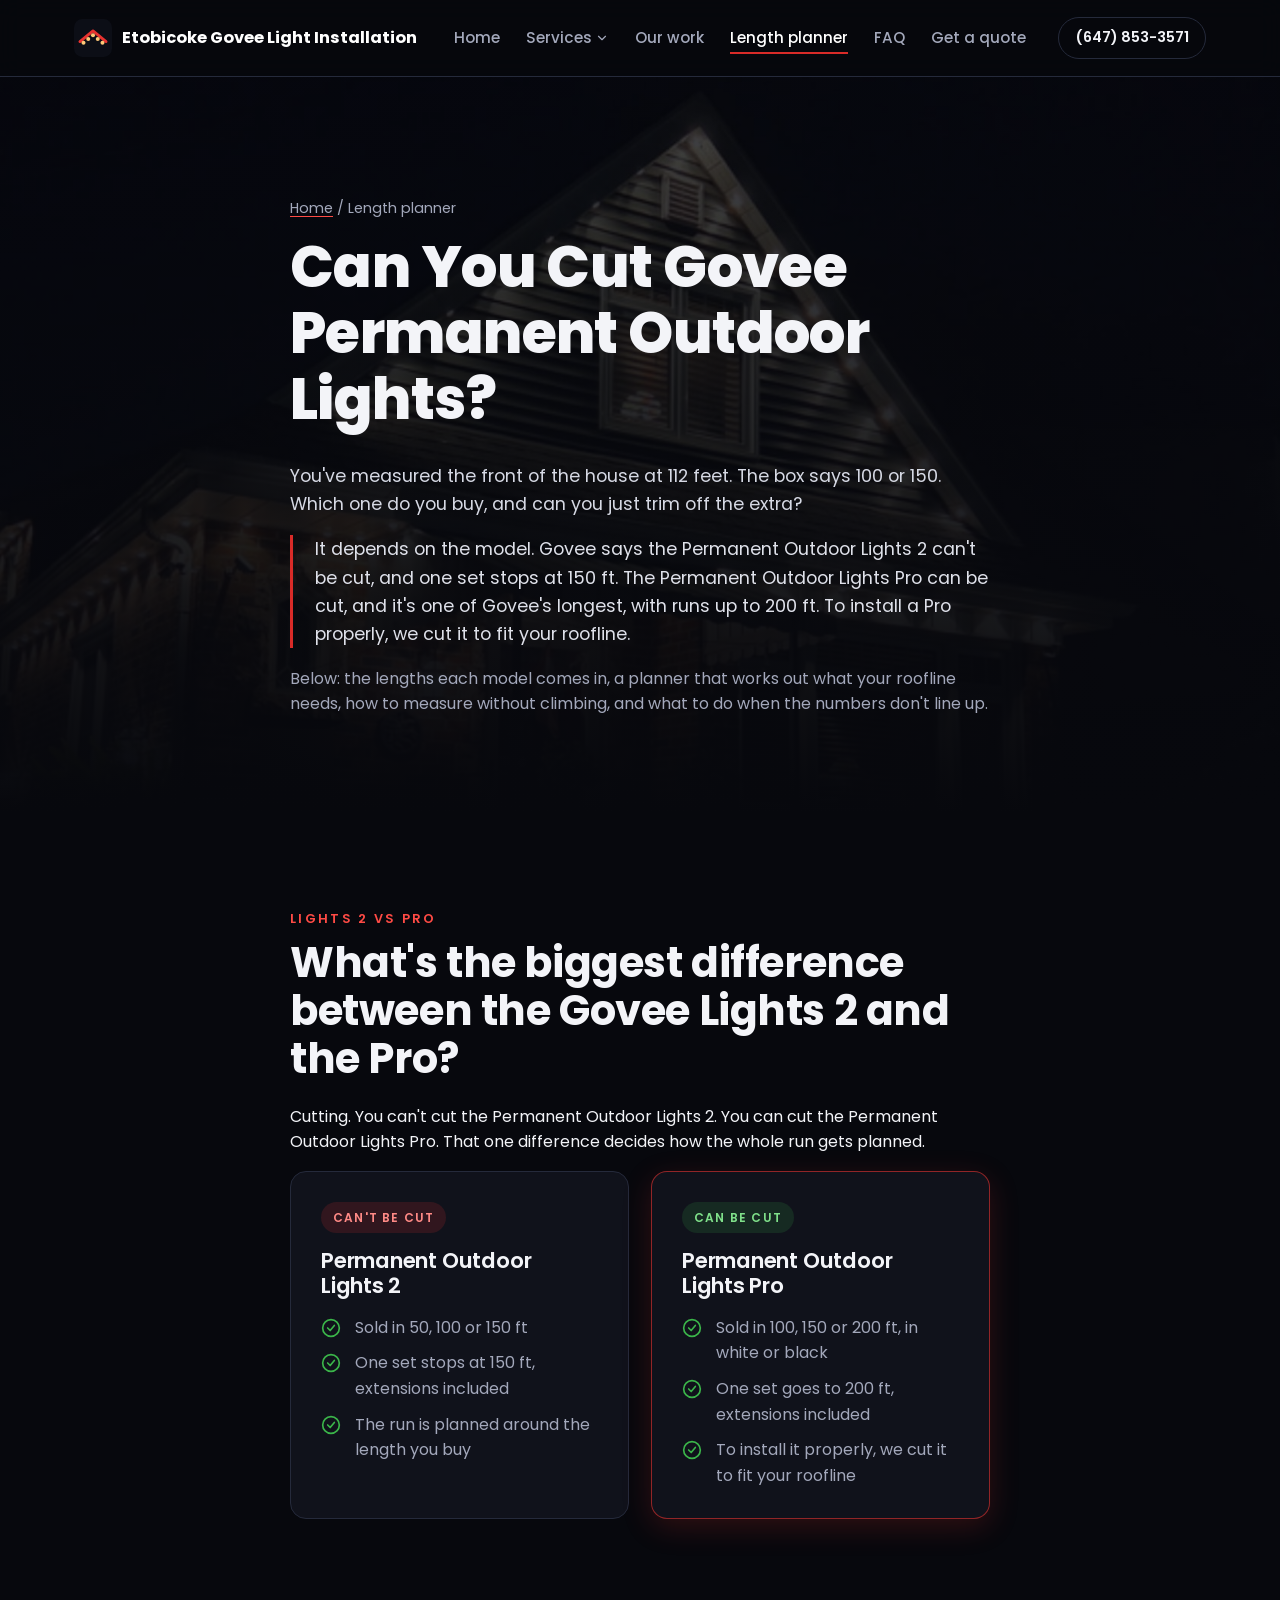
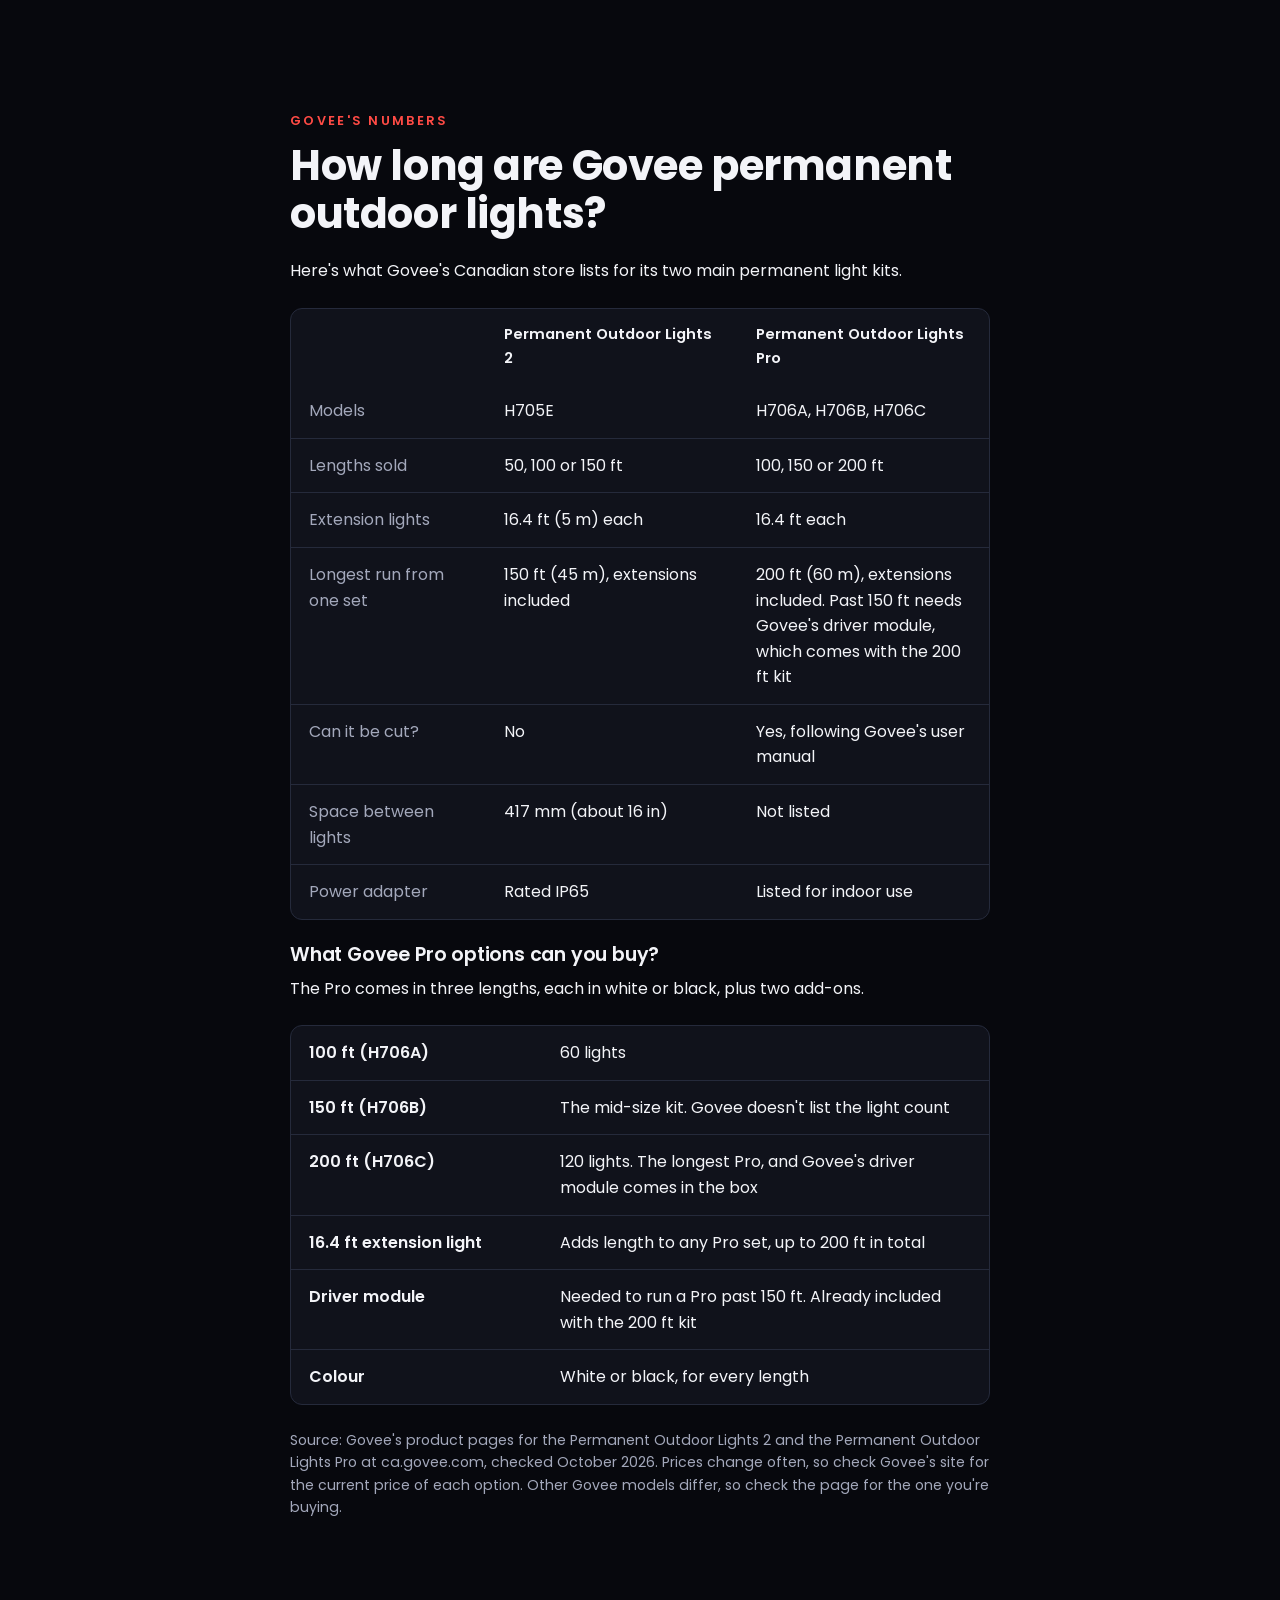
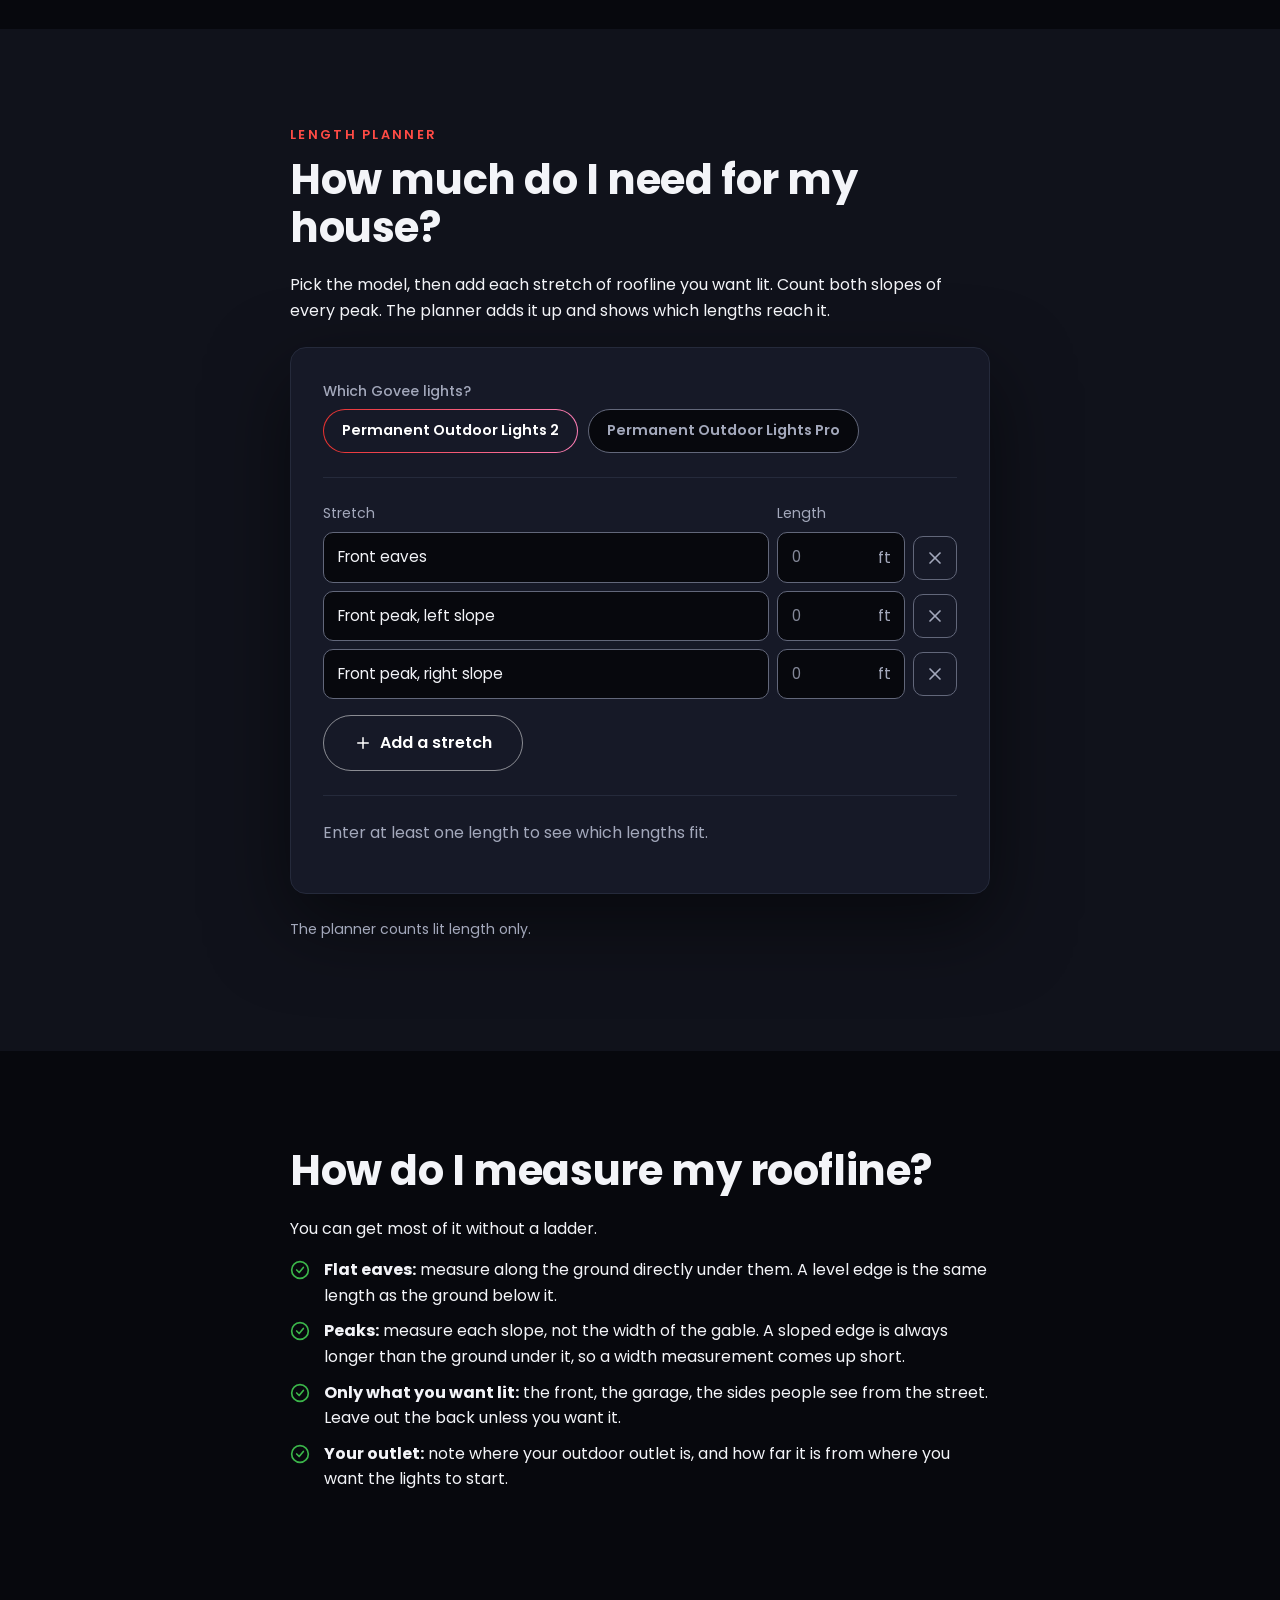
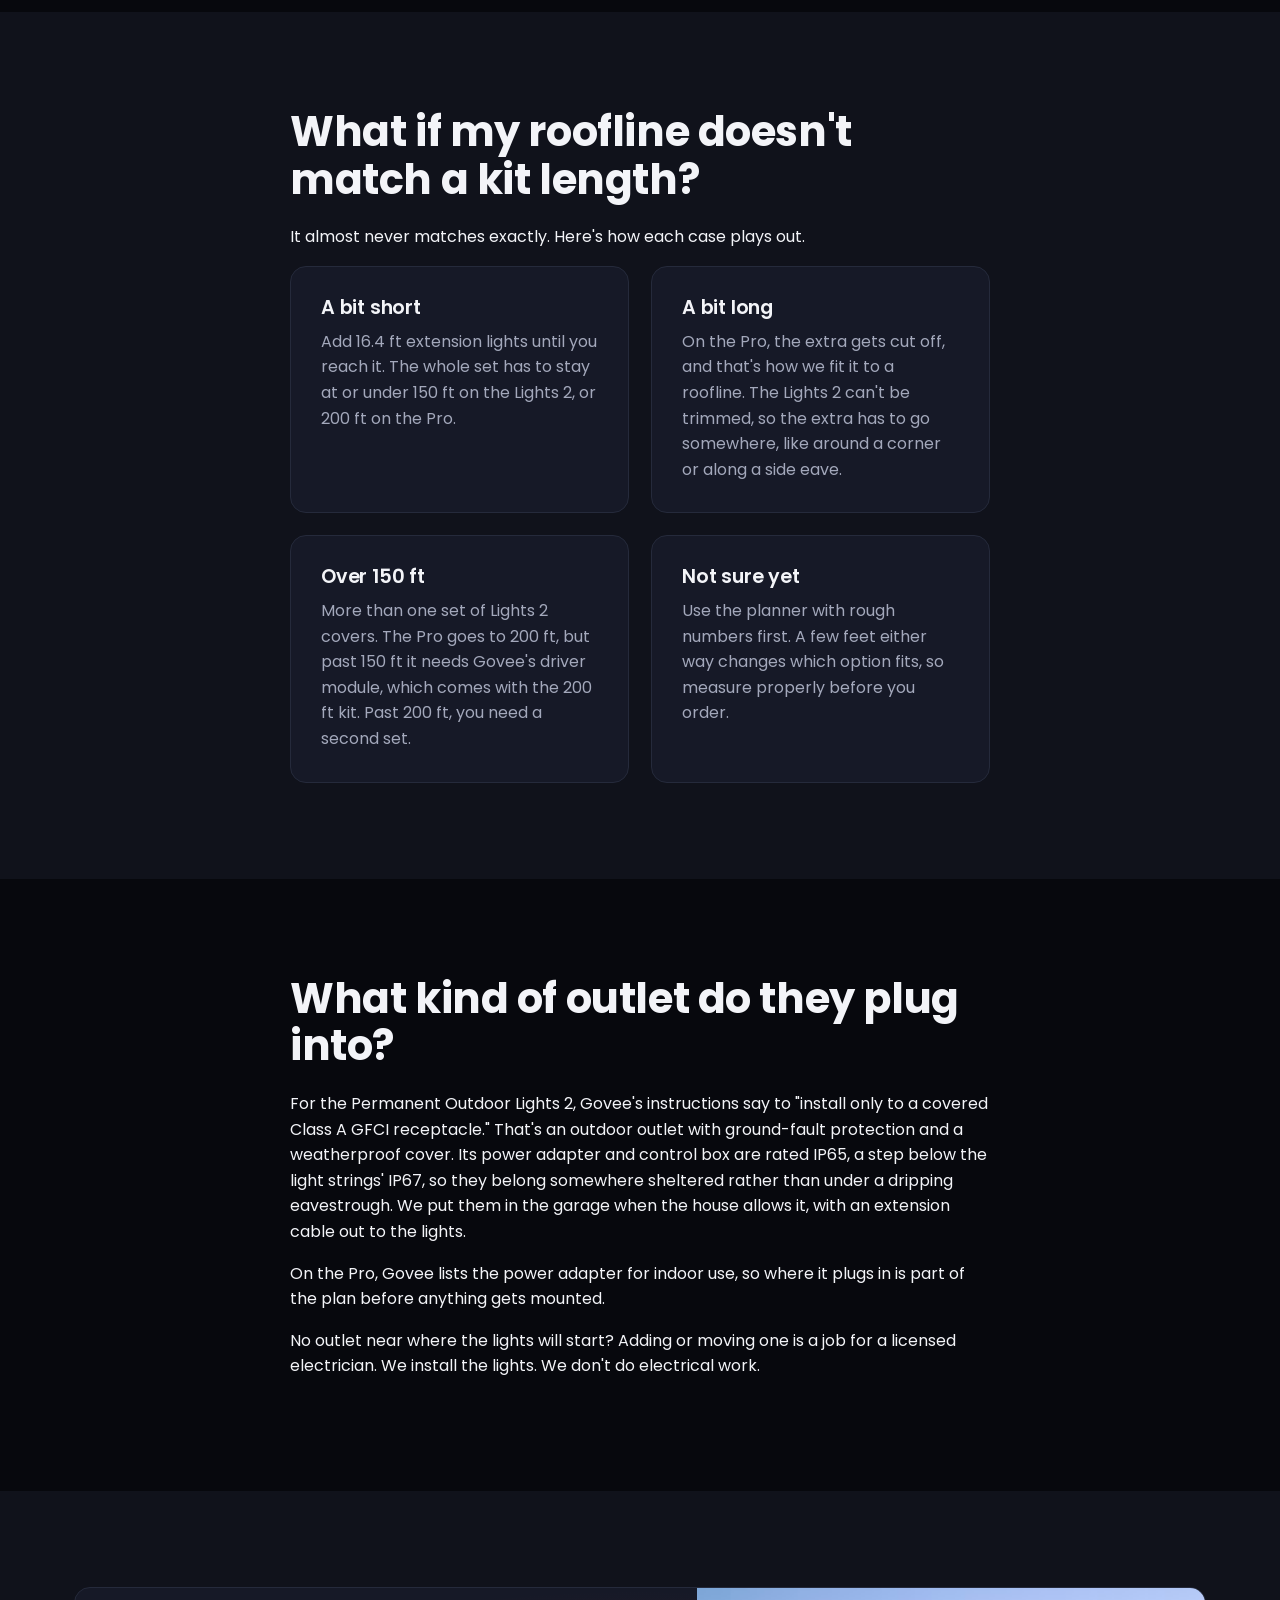
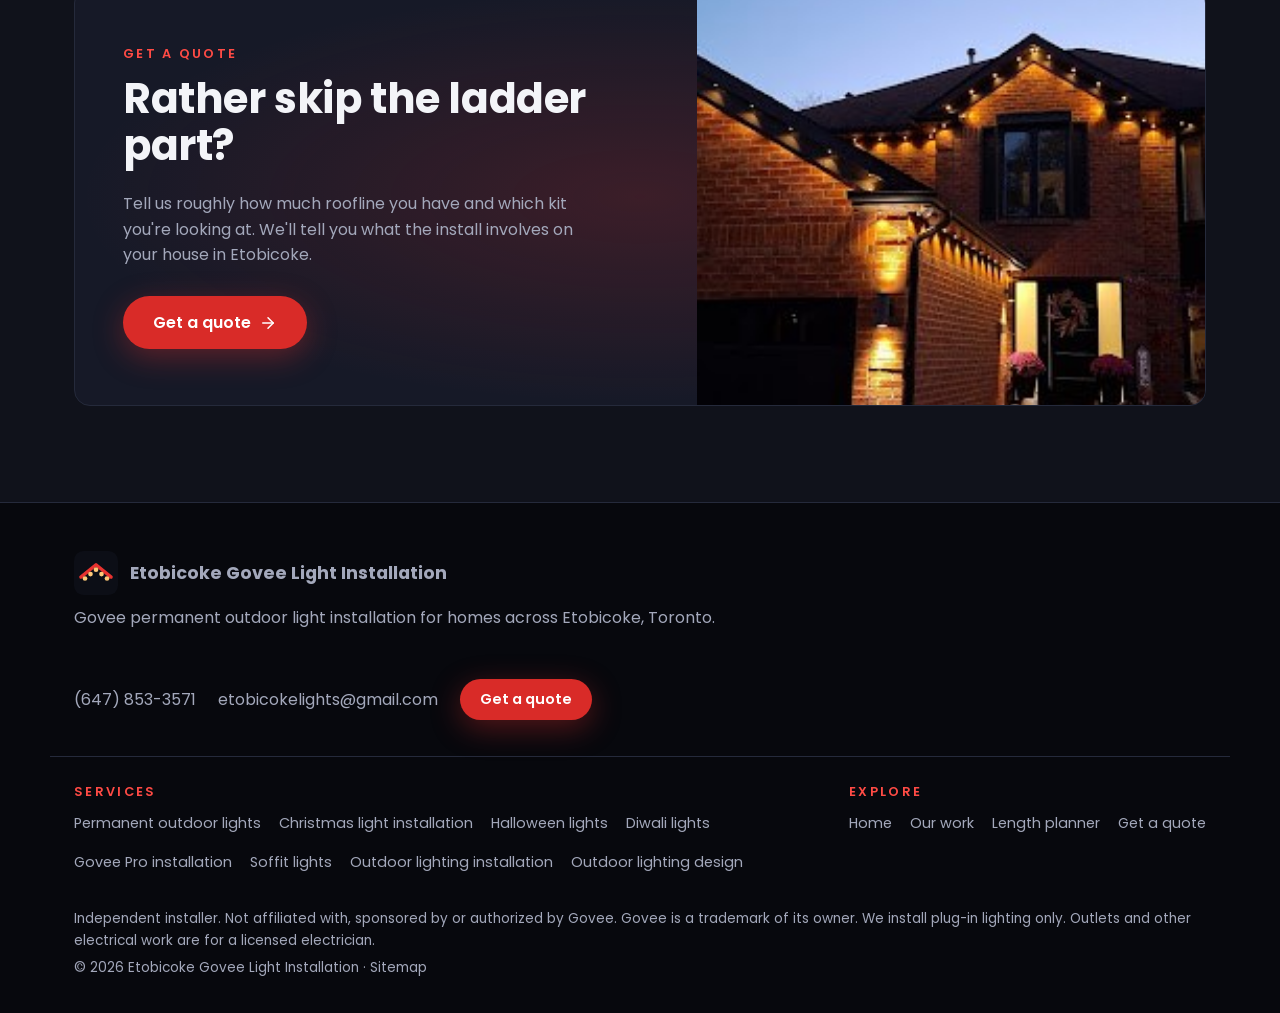
<file: can-you-cut-govee-permanent-outdoor-lights/index.html>
<!doctype html>
<html lang="en-CA">
<head>
<meta charset="utf-8">
<meta name="viewport" content="width=device-width, initial-scale=1">
<title>Can You Cut Govee Permanent Outdoor Lights? Plan the Length</title>
<meta name="description" content="Depends on the model. The Govee Permanent Outdoor Lights 2 can&#x27;t be cut; the Pro can, in runs up to 200 ft. See the lengths and plan your roofline.">
<link rel="canonical" href="https://etobicokelights.com/can-you-cut-govee-permanent-outdoor-lights/">
<meta property="og:type" content="website">
<meta property="og:site_name" content="Etobicoke Govee Light Installation">
<meta property="og:title" content="Can You Cut Govee Permanent Outdoor Lights? Plan the Length">
<meta property="og:description" content="Depends on the model. The Govee Permanent Outdoor Lights 2 can&#x27;t be cut; the Pro can, in runs up to 200 ft. See the lengths and plan your roofline.">
<meta property="og:url" content="https://etobicokelights.com/can-you-cut-govee-permanent-outdoor-lights/">
<meta property="og:image" content="https://etobicokelights.com/assets/og-image.jpg">
<meta property="og:image:width" content="1200">
<meta property="og:image:height" content="630">
<meta property="og:image:alt" content="Govee light installation in Etobicoke: a brick house at night with warm white lights along the front peak and eaves">
<meta name="twitter:card" content="summary_large_image">
<meta name="theme-color" content="#07080D">
<link rel="icon" href="/assets/favicon.svg" type="image/svg+xml">
<link rel="preload" href="/assets/fonts/poppins-400-latin.woff2" as="font" type="font/woff2" crossorigin>
<link rel="preload" href="/assets/fonts/poppins-800-latin.woff2" as="font" type="font/woff2" crossorigin>
<link rel="stylesheet" href="/assets/site.css?v=c8b95cfa">
<script>document.documentElement.classList.add("js")</script>
<script type="application/ld+json">{"@context": "https://schema.org", "@type": "BreadcrumbList", "itemListElement": [{"@type": "ListItem", "position": 1, "name": "Home", "item": "https://etobicokelights.com/"}, {"@type": "ListItem", "position": 2, "name": "Length planner", "item": "https://etobicokelights.com/can-you-cut-govee-permanent-outdoor-lights/"}]}</script>
</head>
<body>
<a class="skip" href="#main">Skip to main content</a>
<!-- Inline SVG icon set (Lucide-style, 2px stroke). Partial: build.py puts it at the top of every page. -->
<svg width="0" height="0" style="position:absolute" aria-hidden="true">
  <defs>
    <symbol id="i-bulb" viewBox="0 0 24 24" fill="none" stroke="currentColor" stroke-width="2" stroke-linecap="round" stroke-linejoin="round"><path d="M9 18h6"/><path d="M10 22h4"/><path d="M12 2a7 7 0 0 0-4 12.7c.6.5 1 1.3 1 2.1V18h6v-1.2c0-.8.4-1.6 1-2.1A7 7 0 0 0 12 2z"/></symbol>
    <symbol id="i-pin" viewBox="0 0 24 24" fill="none" stroke="currentColor" stroke-width="2" stroke-linecap="round" stroke-linejoin="round"><path d="M20 10c0 6-8 12-8 12s-8-6-8-12a8 8 0 0 1 16 0z"/><circle cx="12" cy="10" r="3"/></symbol>
    <symbol id="i-phone" viewBox="0 0 24 24" fill="none" stroke="currentColor" stroke-width="2" stroke-linecap="round" stroke-linejoin="round"><path d="M22 16.9v3a2 2 0 0 1-2.2 2 19.8 19.8 0 0 1-8.6-3.1 19.5 19.5 0 0 1-6-6A19.8 19.8 0 0 1 2.1 4.2 2 2 0 0 1 4.1 2h3a2 2 0 0 1 2 1.7c.1.9.4 1.8.7 2.7a2 2 0 0 1-.5 2.1L8 9.8a16 16 0 0 0 6 6l1.3-1.3a2 2 0 0 1 2.1-.4c.9.3 1.8.6 2.7.7a2 2 0 0 1 1.7 2z"/></symbol>
    <symbol id="i-ladder" viewBox="0 0 24 24" fill="none" stroke="currentColor" stroke-width="2" stroke-linecap="round" stroke-linejoin="round"><path d="M8 2v20"/><path d="M16 2v20"/><path d="M8 6h8"/><path d="M8 11h8"/><path d="M8 16h8"/></symbol>
    <symbol id="i-ruler" viewBox="0 0 24 24" fill="none" stroke="currentColor" stroke-width="2" stroke-linecap="round" stroke-linejoin="round"><path d="M21.3 15.3 8.7 2.7a1 1 0 0 0-1.4 0L2.7 7.3a1 1 0 0 0 0 1.4l12.6 12.6a1 1 0 0 0 1.4 0l4.6-4.6a1 1 0 0 0 0-1.4z"/><path d="m7.5 10.5 2 2"/><path d="m10.5 7.5 2 2"/><path d="m13.5 13.5 2 2"/></symbol>
    <symbol id="i-snow" viewBox="0 0 24 24" fill="none" stroke="currentColor" stroke-width="2" stroke-linecap="round" stroke-linejoin="round"><path d="M12 2v20"/><path d="m4.9 4.9 14.2 14.2"/><path d="M2 12h20"/><path d="m19.1 4.9-14.2 14.2"/></symbol>
    <symbol id="i-plug" viewBox="0 0 24 24" fill="none" stroke="currentColor" stroke-width="2" stroke-linecap="round" stroke-linejoin="round"><path d="M12 22v-5"/><path d="M9 8V2"/><path d="M15 8V2"/><path d="M18 8v5a6 6 0 0 1-12 0V8z"/></symbol>
    <symbol id="i-check" viewBox="0 0 24 24" fill="none" stroke="currentColor" stroke-width="2" stroke-linecap="round" stroke-linejoin="round"><circle cx="12" cy="12" r="10"/><path d="m8 12 3 3 5-6"/></symbol>
    <symbol id="i-plus" viewBox="0 0 24 24" fill="none" stroke="currentColor" stroke-width="2" stroke-linecap="round" stroke-linejoin="round"><path d="M12 5v14"/><path d="M5 12h14"/></symbol>
    <symbol id="i-x" viewBox="0 0 24 24" fill="none" stroke="currentColor" stroke-width="2" stroke-linecap="round" stroke-linejoin="round"><path d="M18 6 6 18"/><path d="m6 6 12 12"/></symbol>
    <symbol id="i-menu" viewBox="0 0 24 24" fill="none" stroke="currentColor" stroke-width="2" stroke-linecap="round" stroke-linejoin="round"><path d="M4 6h16"/><path d="M4 12h16"/><path d="M4 18h16"/></symbol>
    <symbol id="i-chevron" viewBox="0 0 24 24" fill="none" stroke="currentColor" stroke-width="2" stroke-linecap="round" stroke-linejoin="round"><path d="m6 9 6 6 6-6"/></symbol>
    <symbol id="i-arrow" viewBox="0 0 24 24" fill="none" stroke="currentColor" stroke-width="2" stroke-linecap="round" stroke-linejoin="round"><path d="M5 12h14"/><path d="m12 5 7 7-7 7"/></symbol>
    <symbol id="i-roof" viewBox="0 0 24 24" fill="none" stroke="currentColor" stroke-width="2" stroke-linecap="round" stroke-linejoin="round"><path d="m3 12 9-8 9 8"/><path d="M6 15h.01"/><path d="M10 15h.01"/><path d="M14 15h.01"/><path d="M18 15h.01"/></symbol>
    <symbol id="i-eave" viewBox="0 0 24 24" fill="none" stroke="currentColor" stroke-width="2" stroke-linecap="round" stroke-linejoin="round"><path d="M2 8h20"/><path d="M4 8v12"/><path d="M6 12h.01"/><path d="M10 12h.01"/><path d="M14 12h.01"/><path d="M18 12h.01"/></symbol>
    <symbol id="i-palette" viewBox="0 0 24 24" fill="none" stroke="currentColor" stroke-width="2" stroke-linecap="round" stroke-linejoin="round"><path d="M12 22a10 10 0 1 1 10-10c0 2.8-2.2 4-4 4h-2a2 2 0 0 0-1.5 3.3A2 2 0 0 1 12 22z"/><circle cx="7.5" cy="10.5" r="1"/><circle cx="10.5" cy="6.5" r="1"/><circle cx="15.5" cy="7.5" r="1"/></symbol>
  </defs>
</svg>

<header class="site">
  <div class="wrap bar">
    <a class="brand" href="/"><img src="/assets/favicon.svg" alt="" width="38" height="38"><span>Etobicoke Govee Light Installation</span></a>
    <nav class="primary" id="primary-nav" aria-label="Primary"><ul><li><a href="/">Home</a></li><li class="has-sub"><a href="/#services">Services<svg class="chev" aria-hidden="true"><use href="#i-chevron"/></svg></a><ul class="sub" aria-label="Services"><li><a href="/permanent-outdoor-lights/">Permanent outdoor lights</a></li><li><a href="/christmas-light-installation/">Christmas light installation</a></li><li><a href="/halloween-lights/">Halloween lights</a></li><li><a href="/diwali-lights/">Diwali lights</a></li><li><a href="/govee-pro-installation/">Govee Pro installation</a></li><li><a href="/soffit-lights/">Soffit lights</a></li><li><a href="/outdoor-lighting-installation/">Outdoor lighting installation</a></li><li><a href="/outdoor-lighting-design/">Outdoor lighting design</a></li></ul></li><li><a href="/#work">Our work</a></li><li><a href="/can-you-cut-govee-permanent-outdoor-lights/" aria-current="page">Length planner</a></li><li><a href="/#faq">FAQ</a></li><li><a href="/contact/">Get a quote</a></li></ul></nav>
    <div class="bar-actions">
      <a class="header-phone" href="tel:+16478533571">(647) 853-3571</a>
      <button class="menu-btn" type="button" aria-expanded="false" aria-controls="primary-nav" aria-label="Menu"><svg aria-hidden="true"><use href="#i-menu"/></svg></button>
    </div>
  </div>
</header>

<main id="main">
  <section class="page-head theme-dark" aria-labelledby="page-title">
    <div class="wrap narrow">
      <nav class="crumbs" aria-label="Breadcrumb"><a href="/">Home</a> / <span aria-current="page">Length planner</span></nav>
      <h1 id="page-title">Can You Cut Govee Permanent Outdoor Lights?</h1>
      <p class="lead">You've measured the front of the house at 112 feet. The box says 100 or 150. Which one do you buy, and can you just trim off the extra?</p>
      <p class="answer" style="margin-top:var(--space-6)">It depends on the model. Govee says the Permanent Outdoor Lights 2 can't be cut, and one set stops at 150 ft. The Permanent Outdoor Lights Pro can be cut, and it's one of Govee's longest, with runs up to 200 ft. To install a Pro properly, we cut it to fit your roofline.</p>
      <p class="muted">Below: the lengths each model comes in, a planner that works out what your roofline needs, how to measure without climbing, and what to do when the numbers don't line up.</p>
    </div>
  </section>

  <section class="theme-light" aria-labelledby="vs-title">
    <div class="wrap narrow">
      <p class="eyebrow">Lights 2 vs Pro</p>
      <h2 id="vs-title">What's the biggest difference between the Govee Lights 2 and the Pro?</h2>
      <p>Cutting. You can't cut the Permanent Outdoor Lights 2. You can cut the Permanent Outdoor Lights Pro. That one difference decides how the whole run gets planned.</p>
      <div class="compare">
        <div class="compare-card">
          <span class="cut-tag no">Can't be cut</span>
          <h3>Permanent Outdoor Lights 2</h3>
          <ul class="checks">
            <li><svg aria-hidden="true"><use href="#i-check"/></svg><span>Sold in 50, 100 or 150 ft</span></li>
            <li><svg aria-hidden="true"><use href="#i-check"/></svg><span>One set stops at 150 ft, extensions included</span></li>
            <li><svg aria-hidden="true"><use href="#i-check"/></svg><span>The run is planned around the length you buy</span></li>
          </ul>
        </div>
        <div class="compare-card pro">
          <span class="cut-tag yes">Can be cut</span>
          <h3>Permanent Outdoor Lights Pro</h3>
          <ul class="checks">
            <li><svg aria-hidden="true"><use href="#i-check"/></svg><span>Sold in 100, 150 or 200 ft, in white or black</span></li>
            <li><svg aria-hidden="true"><use href="#i-check"/></svg><span>One set goes to 200 ft, extensions included</span></li>
            <li><svg aria-hidden="true"><use href="#i-check"/></svg><span>To install it properly, we cut it to fit your roofline</span></li>
          </ul>
        </div>
      </div>
    </div>
  </section>

  <section class="theme-light" aria-labelledby="lengths-title">
    <div class="wrap narrow">
      <p class="eyebrow">Govee's numbers</p>
      <h2 id="lengths-title">How long are Govee permanent outdoor lights?</h2>
      <p>Here's what Govee's Canadian store lists for its two main permanent light kits.</p>
      <div class="table-wrap">
        <table class="spec spec-3">
          <thead>
            <tr><th scope="col"><span class="sr-only">Spec</span></th><th scope="col">Permanent Outdoor Lights 2</th><th scope="col">Permanent Outdoor Lights Pro</th></tr>
          </thead>
          <tbody>
            <tr><th scope="row">Models</th><td>H705E</td><td>H706A, H706B, H706C</td></tr>
            <tr><th scope="row">Lengths sold</th><td>50, 100 or 150 ft</td><td>100, 150 or 200 ft</td></tr>
            <tr><th scope="row">Extension lights</th><td>16.4 ft (5 m) each</td><td>16.4 ft each</td></tr>
            <tr><th scope="row">Longest run from one set</th><td>150 ft (45 m), extensions included</td><td>200 ft (60 m), extensions included. Past 150 ft needs Govee's driver module, which comes with the 200 ft kit</td></tr>
            <tr><th scope="row">Can it be cut?</th><td>No</td><td>Yes, following Govee's user manual</td></tr>
            <tr><th scope="row">Space between lights</th><td>417 mm (about 16 in)</td><td>Not listed</td></tr>
            <tr><th scope="row">Power adapter</th><td>Rated IP65</td><td>Listed for indoor use</td></tr>
          </tbody>
        </table>
      </div>
      <h3 id="pro-options" style="margin-top:var(--space-6)">What Govee Pro options can you buy?</h3>
      <p>The Pro comes in three lengths, each in white or black, plus two add-ons.</p>
      <div class="table-wrap">
        <table class="spec spec-opts">
          <tbody>
            <tr><th scope="row">100 ft (H706A)</th><td>60 lights</td></tr>
            <tr><th scope="row">150 ft (H706B)</th><td>The mid-size kit. Govee doesn't list the light count</td></tr>
            <tr><th scope="row">200 ft (H706C)</th><td>120 lights. The longest Pro, and Govee's driver module comes in the box</td></tr>
            <tr><th scope="row">16.4 ft extension light</th><td>Adds length to any Pro set, up to 200 ft in total</td></tr>
            <tr><th scope="row">Driver module</th><td>Needed to run a Pro past 150 ft. Already included with the 200 ft kit</td></tr>
            <tr><th scope="row">Colour</th><td>White or black, for every length</td></tr>
          </tbody>
        </table>
      </div>
      <p class="muted small">Source: Govee's product pages for the Permanent Outdoor Lights 2 and the Permanent Outdoor Lights Pro at ca.govee.com, checked October 2026. Prices change often, so check Govee's site for the current price of each option. Other Govee models differ, so check the page for the one you're buying.</p>
    </div>
  </section>

  <section id="planner" class="theme-cream" aria-labelledby="planner-title">
    <div class="wrap narrow">
      <p class="eyebrow">Length planner</p>
      <h2 id="planner-title">How much do I need for my house?</h2>
      <p>Pick the model, then add each stretch of roofline you want lit. Count both slopes of every peak. The planner adds it up and shows which lengths reach it.</p>
      <div class="calc" id="calc">
        <fieldset class="calc-model">
          <legend>Which Govee lights?</legend>
          <div class="choices">
            <div class="choice"><input type="radio" id="m-pol2" name="model" value="pol2" checked><label for="m-pol2">Permanent Outdoor Lights 2</label></div>
            <div class="choice"><input type="radio" id="m-pro" name="model" value="pro"><label for="m-pro">Permanent Outdoor Lights Pro</label></div>
          </div>
        </fieldset>
        <div class="runs" id="runs">
          <div class="run run-head" aria-hidden="true"><span>Stretch</span><span>Length</span><span></span></div>
        </div>
        <button type="button" class="btn btn-ghost" id="add-run"><svg aria-hidden="true"><use href="#i-plus"/></svg>Add a stretch</button>
        <div class="calc-out" id="calc-out" aria-live="polite"></div>
        <noscript><p>The planner needs JavaScript. To work it out by hand, add up your stretches. For the Permanent Outdoor Lights 2, the total has to be 150 ft or less: pick the kit length just above it, or the one just below plus enough 16.4 ft extensions to reach it. For the Pro, the limit is 200 ft, and the extra length is cut off.</p></noscript>
      </div>
      <p class="muted small">The planner counts lit length only.</p>
    </div>
  </section>

  <section class="theme-light" aria-labelledby="measure-title">
    <div class="wrap narrow">
      <h2 id="measure-title">How do I measure my roofline?</h2>
      <p>You can get most of it without a ladder.</p>
      <ul class="checks">
        <li><svg aria-hidden="true"><use href="#i-check"/></svg><span><strong>Flat eaves:</strong> measure along the ground directly under them. A level edge is the same length as the ground below it.</span></li>
        <li><svg aria-hidden="true"><use href="#i-check"/></svg><span><strong>Peaks:</strong> measure each slope, not the width of the gable. A sloped edge is always longer than the ground under it, so a width measurement comes up short.</span></li>
        <li><svg aria-hidden="true"><use href="#i-check"/></svg><span><strong>Only what you want lit:</strong> the front, the garage, the sides people see from the street. Leave out the back unless you want it.</span></li>
        <li><svg aria-hidden="true"><use href="#i-check"/></svg><span><strong>Your outlet:</strong> note where your outdoor outlet is, and how far it is from where you want the lights to start.</span></li>
      </ul>
    </div>
  </section>

  <section class="theme-cream" aria-labelledby="mismatch-title">
    <div class="wrap narrow">
      <h2 id="mismatch-title">What if my roofline doesn't match a kit length?</h2>
      <p>It almost never matches exactly. Here's how each case plays out.</p>
      <div class="grid-2">
        <div class="card">
          <h3>A bit short</h3>
          <p class="muted">Add 16.4 ft extension lights until you reach it. The whole set has to stay at or under 150 ft on the Lights 2, or 200 ft on the Pro.</p>
        </div>
        <div class="card">
          <h3>A bit long</h3>
          <p class="muted">On the Pro, the extra gets cut off, and that's how we fit it to a roofline. The Lights 2 can't be trimmed, so the extra has to go somewhere, like around a corner or along a side eave.</p>
        </div>
        <div class="card">
          <h3>Over 150 ft</h3>
          <p class="muted">More than one set of Lights 2 covers. The Pro goes to 200 ft, but past 150 ft it needs Govee's driver module, which comes with the 200 ft kit. Past 200 ft, you need a second set.</p>
        </div>
        <div class="card">
          <h3>Not sure yet</h3>
          <p class="muted">Use the planner with rough numbers first. A few feet either way changes which option fits, so measure properly before you order.</p>
        </div>
      </div>
    </div>
  </section>

  <section class="theme-light" aria-labelledby="outlet-title">
    <div class="wrap narrow">
      <h2 id="outlet-title">What kind of outlet do they plug into?</h2>
      <p>For the Permanent Outdoor Lights 2, Govee's instructions say to "install only to a covered Class A GFCI receptacle." That's an outdoor outlet with ground-fault protection and a weatherproof cover. Its power adapter and control box are rated IP65, a step below the light strings' IP67, so they belong somewhere sheltered rather than under a dripping eavestrough. We put them in the garage when the house allows it, with an extension cable out to the lights.</p>
      <p>On the Pro, Govee lists the power adapter for indoor use, so where it plugs in is part of the plan before anything gets mounted.</p>
      <p>No outlet near where the lights will start? Adding or moving one is a job for a licensed electrician. We install the lights. We don't do electrical work.</p>
    </div>
  </section>

  <section class="theme-cream" aria-labelledby="cta-title">
    <div class="wrap">
      <div class="cta-photo">
        <div class="cta-copy">
          <p class="eyebrow">Get a quote</p>
          <h2 id="cta-title">Rather skip the ladder part?</h2>
          <p>Tell us roughly how much roofline you have and which kit you're looking at. We'll tell you what the install involves on your house in Etobicoke.</p>
          <div class="actions">
            <a class="btn btn-primary" href="/contact/">Get a quote<svg aria-hidden="true"><use href="#i-arrow"/></svg></a>
          </div>
        </div>
        <div class="cta-media"><img src="/assets/img/jobs/warm-white-dusk.jpg" alt="Brick house at dusk with warm white permanent lights along the roofline, one of our installs" width="243" height="406" loading="lazy"></div>
      </div>
    </div>
  </section>
</main>

<footer class="site">
  <div class="wrap footer-inner">
    <div>
      <a class="foot-brand" href="/"><img src="/assets/favicon.svg" alt="" width="44" height="44">Etobicoke Govee Light Installation</a>
      <p class="muted">Govee permanent outdoor light installation for homes across Etobicoke, Toronto.</p>
    </div>
    <div class="footer-links">
      <a href="tel:+16478533571">(647) 853-3571</a>
      <a href="mailto:etobicokelights@gmail.com">etobicokelights@gmail.com</a>
      
      <a href="/contact/" class="btn btn-small">Get a quote</a>
    </div>
  </div>
  <div class="wrap foot-nav">
    <nav aria-label="Services"><h2>Services</h2><ul><li><a href="/permanent-outdoor-lights/">Permanent outdoor lights</a></li><li><a href="/christmas-light-installation/">Christmas light installation</a></li><li><a href="/halloween-lights/">Halloween lights</a></li><li><a href="/diwali-lights/">Diwali lights</a></li><li><a href="/govee-pro-installation/">Govee Pro installation</a></li><li><a href="/soffit-lights/">Soffit lights</a></li><li><a href="/outdoor-lighting-installation/">Outdoor lighting installation</a></li><li><a href="/outdoor-lighting-design/">Outdoor lighting design</a></li></ul></nav>
    <nav aria-label="Footer"><h2>Explore</h2><ul><li><a href="/">Home</a></li><li><a href="/#work">Our work</a></li><li><a href="/can-you-cut-govee-permanent-outdoor-lights/">Length planner</a></li><li><a href="/contact/">Get a quote</a></li></ul></nav>
  </div>
  <div class="wrap copyright">
    <p>Independent installer. Not affiliated with, sponsored by or authorized by Govee. Govee is a trademark of its owner. We install plug-in lighting only. Outlets and other electrical work are for a licensed electrician.</p>
    <p>&copy; 2026 Etobicoke Govee Light Installation · <a href="/sitemap/">Sitemap</a></p>
  </div>
</footer>
<script src="/assets/site.js?v=c8b95cfa" defer></script>
</body>
</html>
</file>
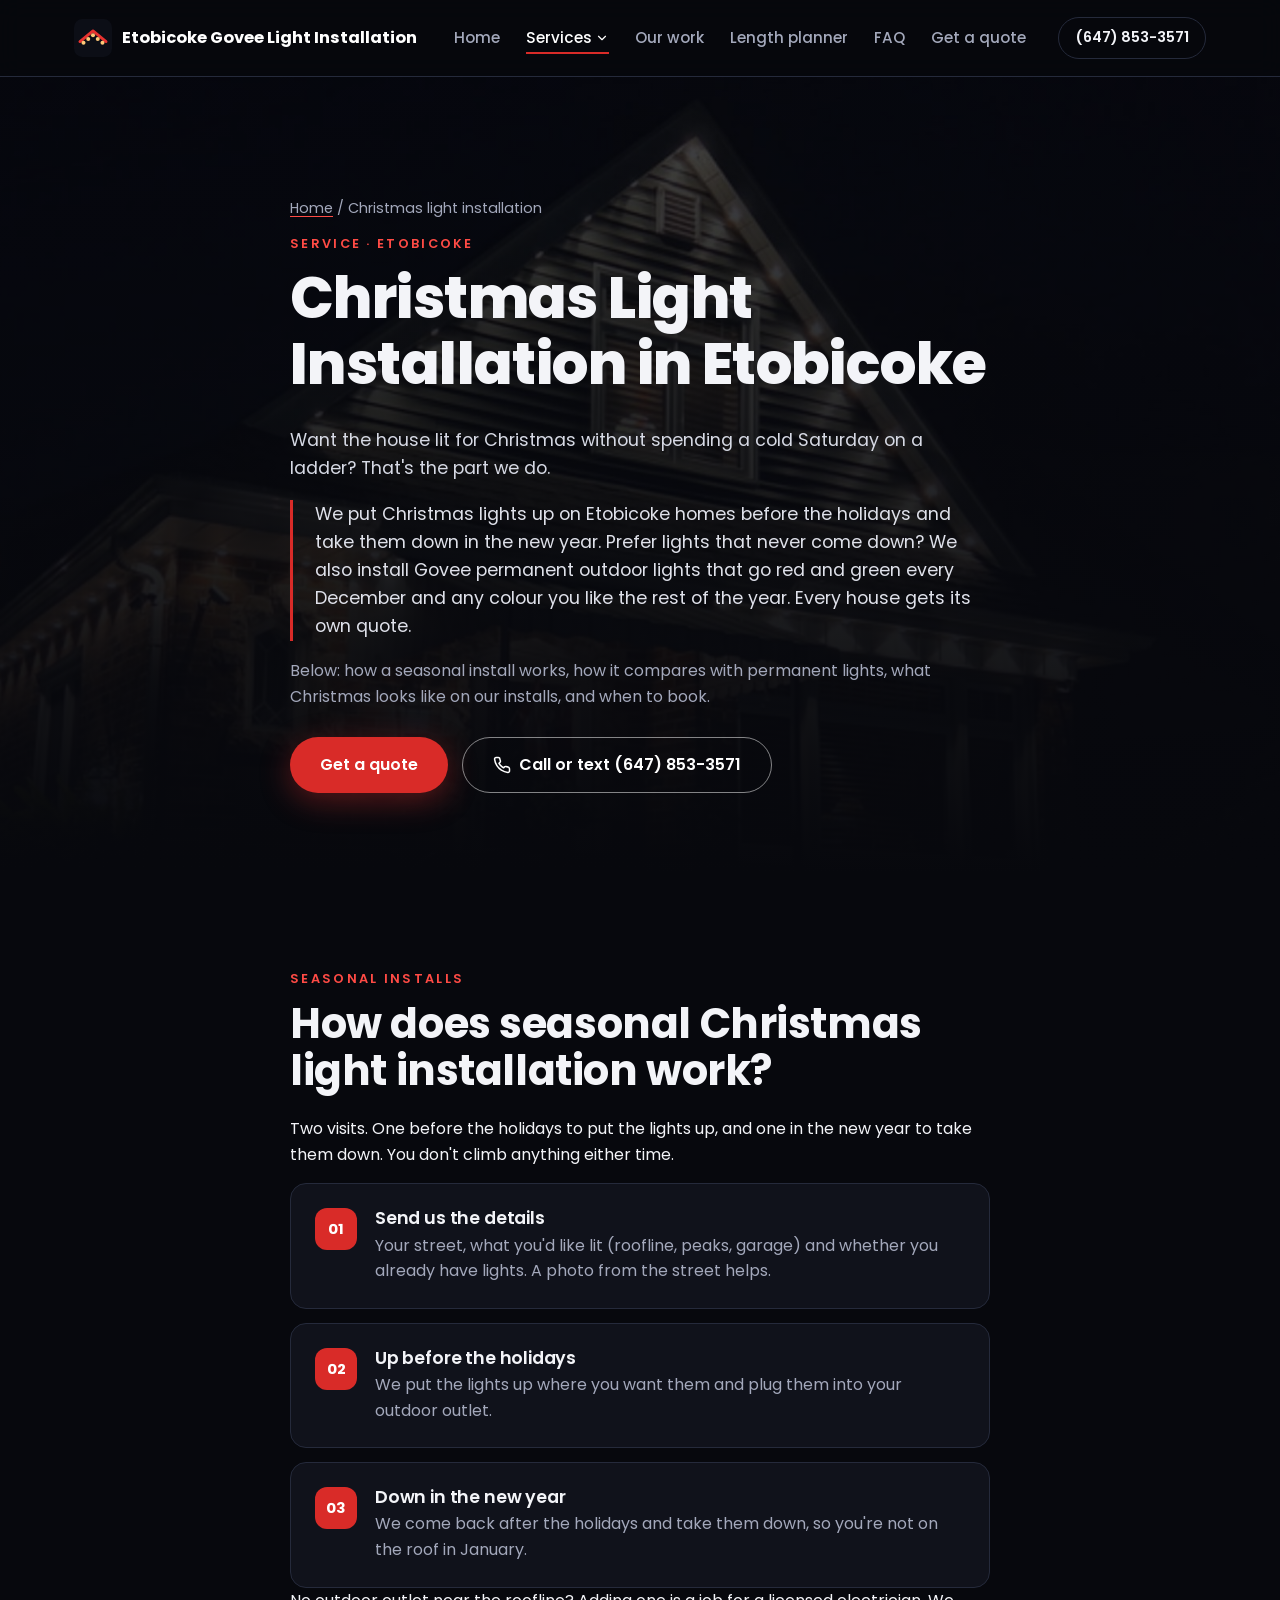
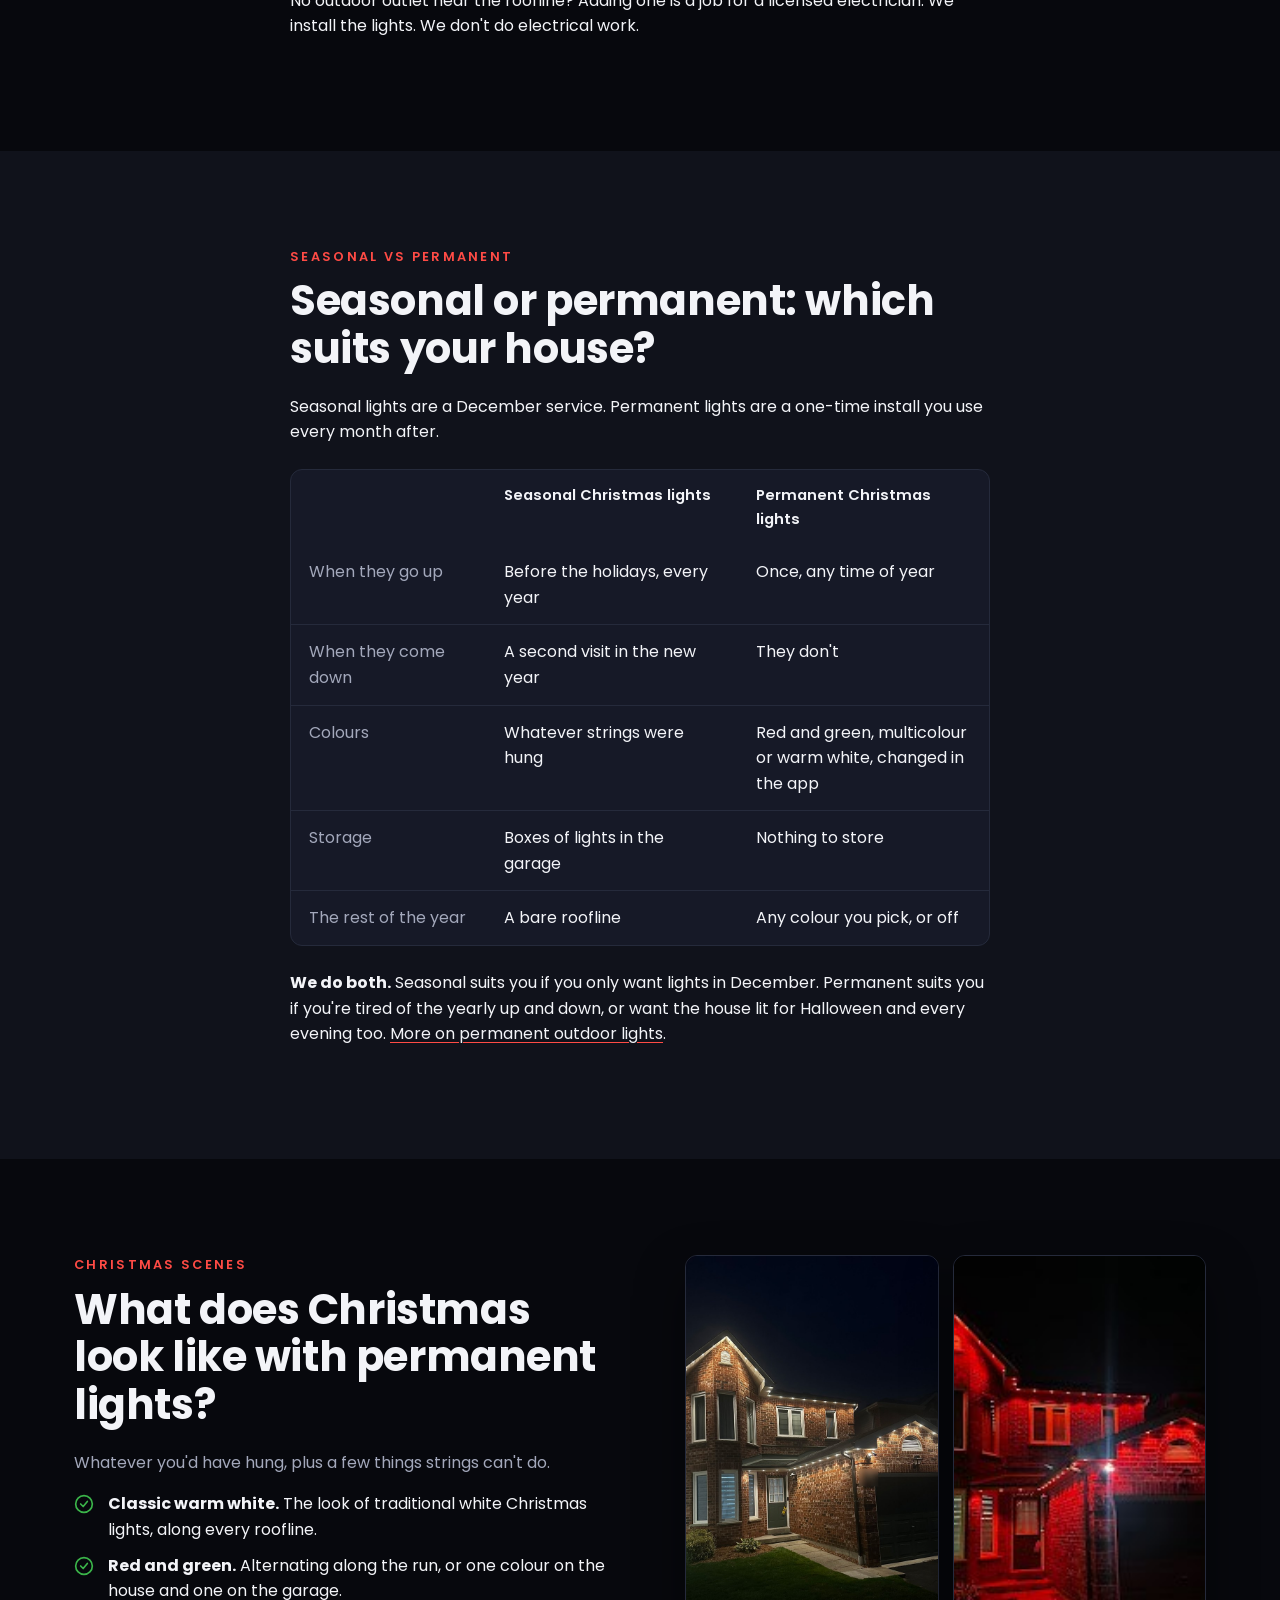
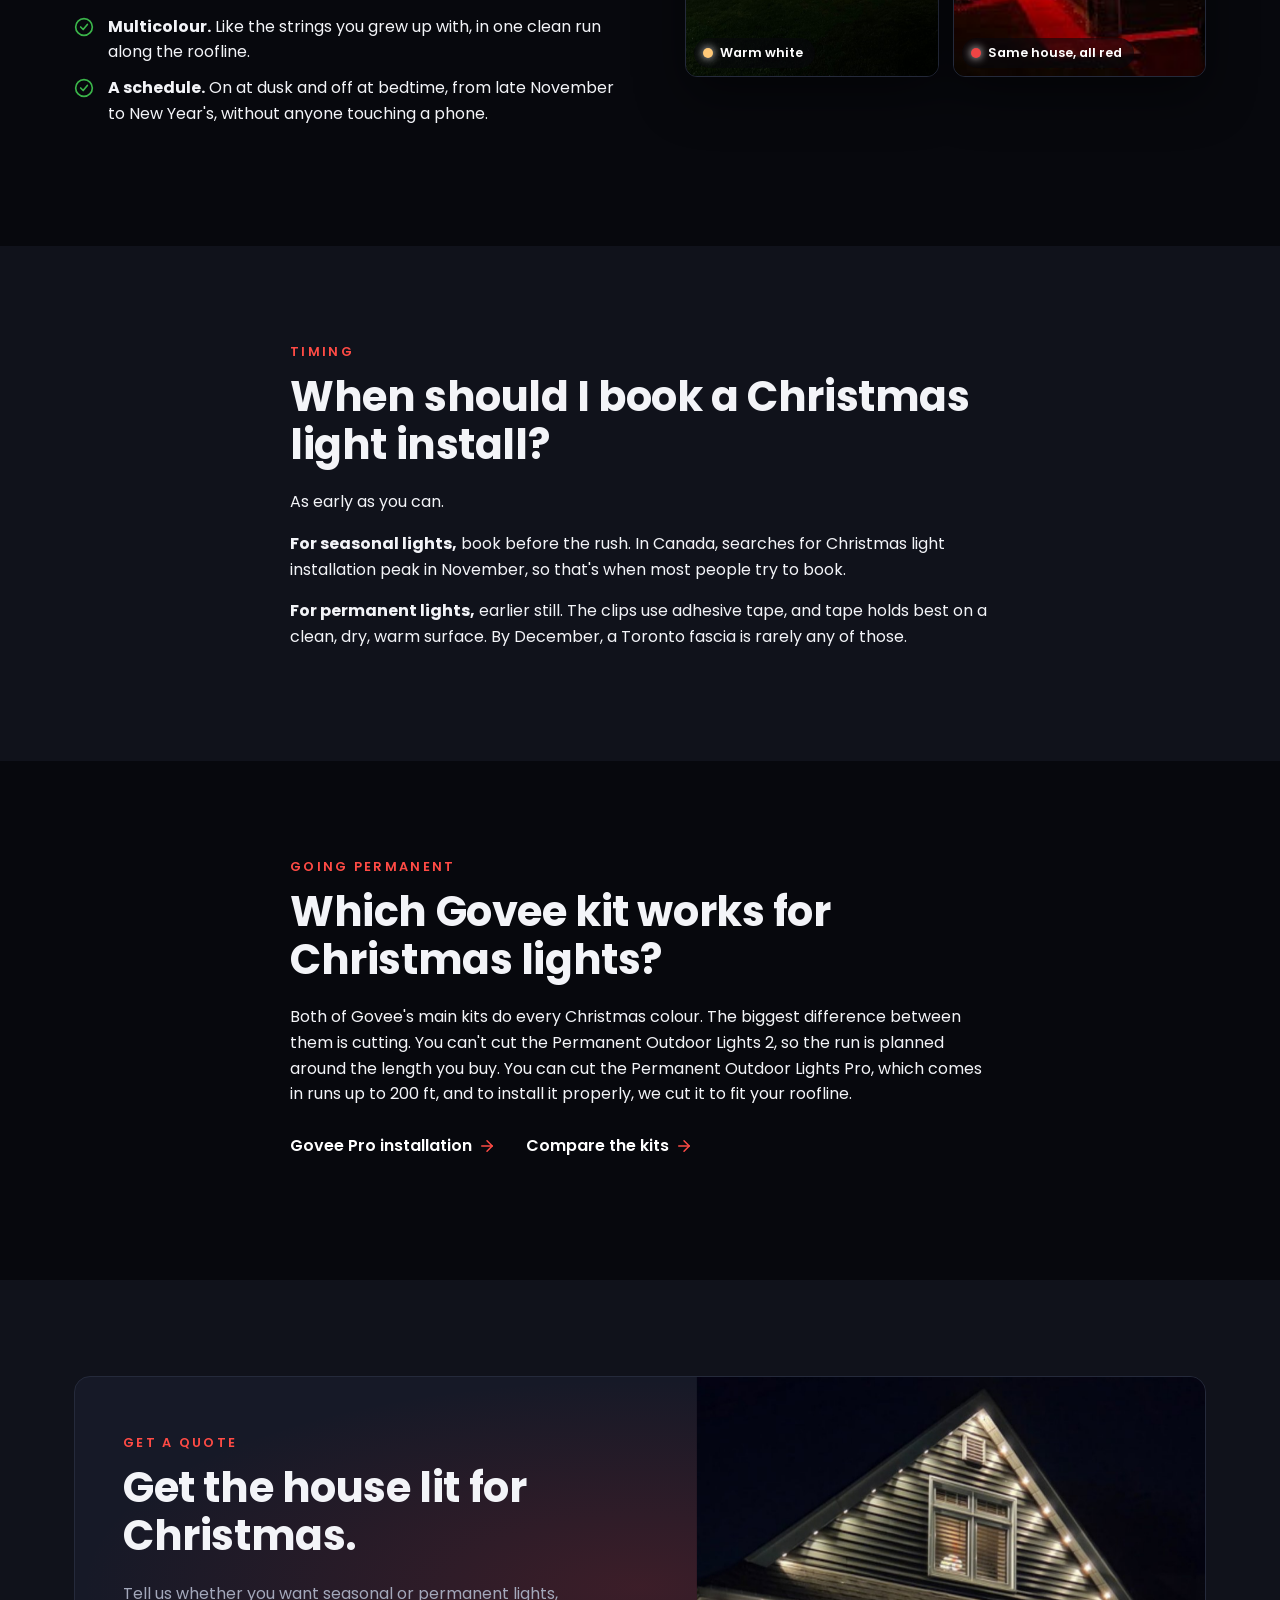
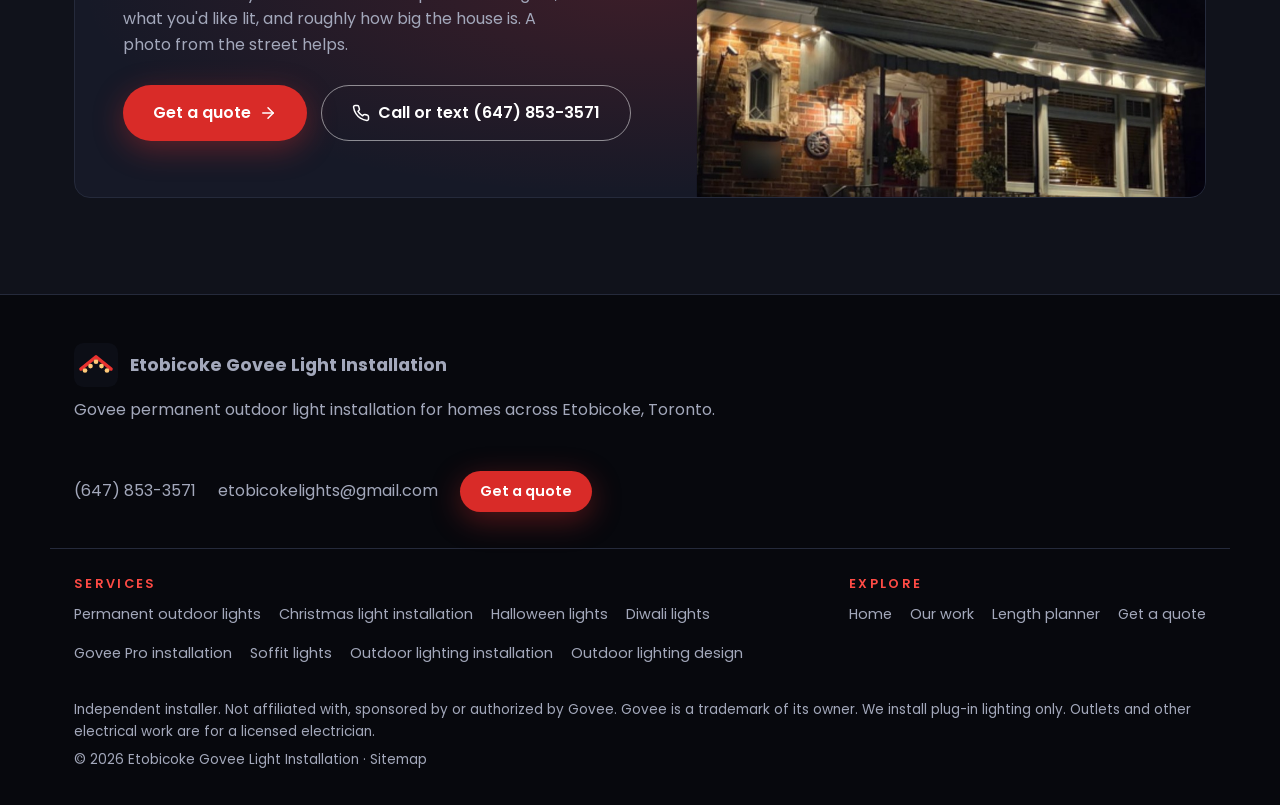
<file: christmas-light-installation/index.html>
<!doctype html>
<html lang="en-CA">
<head>
<meta charset="utf-8">
<meta name="viewport" content="width=device-width, initial-scale=1">
<title>Christmas Light Installation Etobicoke | Hung and Taken Down</title>
<meta name="description" content="Christmas lights put up on your Etobicoke home before the holidays and taken down in the new year. Or go permanent with Govee lights. Get a quote.">
<link rel="canonical" href="https://etobicokelights.com/christmas-light-installation/">
<meta property="og:type" content="website">
<meta property="og:site_name" content="Etobicoke Govee Light Installation">
<meta property="og:title" content="Christmas Light Installation Etobicoke | Hung and Taken Down">
<meta property="og:description" content="Christmas lights put up on your Etobicoke home before the holidays and taken down in the new year. Or go permanent with Govee lights. Get a quote.">
<meta property="og:url" content="https://etobicokelights.com/christmas-light-installation/">
<meta property="og:image" content="https://etobicokelights.com/assets/og-image.jpg">
<meta property="og:image:width" content="1200">
<meta property="og:image:height" content="630">
<meta property="og:image:alt" content="Govee light installation in Etobicoke: a brick house at night with warm white lights along the front peak and eaves">
<meta name="twitter:card" content="summary_large_image">
<meta name="theme-color" content="#07080D">
<link rel="icon" href="/assets/favicon.svg" type="image/svg+xml">
<link rel="preload" href="/assets/fonts/poppins-400-latin.woff2" as="font" type="font/woff2" crossorigin>
<link rel="preload" href="/assets/fonts/poppins-800-latin.woff2" as="font" type="font/woff2" crossorigin>
<link rel="stylesheet" href="/assets/site.css?v=c8b95cfa">
<script>document.documentElement.classList.add("js")</script>
<script type="application/ld+json">{"@context": "https://schema.org", "@type": "Service", "name": "Christmas light installation", "serviceType": "Christmas light installation", "url": "https://etobicokelights.com/christmas-light-installation/", "description": "Christmas lights put up on your Etobicoke home before the holidays and taken down in the new year. Or go permanent with Govee lights. Get a quote.", "areaServed": {"@type": "Place", "name": "Etobicoke, Toronto, ON"}, "provider": {"@type": "HomeAndConstructionBusiness", "@id": "https://etobicokelights.com/#business", "name": "Etobicoke Govee Light Installation", "url": "https://etobicokelights.com/", "telephone": "+16478533571"}}</script>
<script type="application/ld+json">{"@context": "https://schema.org", "@type": "BreadcrumbList", "itemListElement": [{"@type": "ListItem", "position": 1, "name": "Home", "item": "https://etobicokelights.com/"}, {"@type": "ListItem", "position": 2, "name": "Christmas light installation", "item": "https://etobicokelights.com/christmas-light-installation/"}]}</script>
</head>
<body>
<a class="skip" href="#main">Skip to main content</a>
<!-- Inline SVG icon set (Lucide-style, 2px stroke). Partial: build.py puts it at the top of every page. -->
<svg width="0" height="0" style="position:absolute" aria-hidden="true">
  <defs>
    <symbol id="i-bulb" viewBox="0 0 24 24" fill="none" stroke="currentColor" stroke-width="2" stroke-linecap="round" stroke-linejoin="round"><path d="M9 18h6"/><path d="M10 22h4"/><path d="M12 2a7 7 0 0 0-4 12.7c.6.5 1 1.3 1 2.1V18h6v-1.2c0-.8.4-1.6 1-2.1A7 7 0 0 0 12 2z"/></symbol>
    <symbol id="i-pin" viewBox="0 0 24 24" fill="none" stroke="currentColor" stroke-width="2" stroke-linecap="round" stroke-linejoin="round"><path d="M20 10c0 6-8 12-8 12s-8-6-8-12a8 8 0 0 1 16 0z"/><circle cx="12" cy="10" r="3"/></symbol>
    <symbol id="i-phone" viewBox="0 0 24 24" fill="none" stroke="currentColor" stroke-width="2" stroke-linecap="round" stroke-linejoin="round"><path d="M22 16.9v3a2 2 0 0 1-2.2 2 19.8 19.8 0 0 1-8.6-3.1 19.5 19.5 0 0 1-6-6A19.8 19.8 0 0 1 2.1 4.2 2 2 0 0 1 4.1 2h3a2 2 0 0 1 2 1.7c.1.9.4 1.8.7 2.7a2 2 0 0 1-.5 2.1L8 9.8a16 16 0 0 0 6 6l1.3-1.3a2 2 0 0 1 2.1-.4c.9.3 1.8.6 2.7.7a2 2 0 0 1 1.7 2z"/></symbol>
    <symbol id="i-ladder" viewBox="0 0 24 24" fill="none" stroke="currentColor" stroke-width="2" stroke-linecap="round" stroke-linejoin="round"><path d="M8 2v20"/><path d="M16 2v20"/><path d="M8 6h8"/><path d="M8 11h8"/><path d="M8 16h8"/></symbol>
    <symbol id="i-ruler" viewBox="0 0 24 24" fill="none" stroke="currentColor" stroke-width="2" stroke-linecap="round" stroke-linejoin="round"><path d="M21.3 15.3 8.7 2.7a1 1 0 0 0-1.4 0L2.7 7.3a1 1 0 0 0 0 1.4l12.6 12.6a1 1 0 0 0 1.4 0l4.6-4.6a1 1 0 0 0 0-1.4z"/><path d="m7.5 10.5 2 2"/><path d="m10.5 7.5 2 2"/><path d="m13.5 13.5 2 2"/></symbol>
    <symbol id="i-snow" viewBox="0 0 24 24" fill="none" stroke="currentColor" stroke-width="2" stroke-linecap="round" stroke-linejoin="round"><path d="M12 2v20"/><path d="m4.9 4.9 14.2 14.2"/><path d="M2 12h20"/><path d="m19.1 4.9-14.2 14.2"/></symbol>
    <symbol id="i-plug" viewBox="0 0 24 24" fill="none" stroke="currentColor" stroke-width="2" stroke-linecap="round" stroke-linejoin="round"><path d="M12 22v-5"/><path d="M9 8V2"/><path d="M15 8V2"/><path d="M18 8v5a6 6 0 0 1-12 0V8z"/></symbol>
    <symbol id="i-check" viewBox="0 0 24 24" fill="none" stroke="currentColor" stroke-width="2" stroke-linecap="round" stroke-linejoin="round"><circle cx="12" cy="12" r="10"/><path d="m8 12 3 3 5-6"/></symbol>
    <symbol id="i-plus" viewBox="0 0 24 24" fill="none" stroke="currentColor" stroke-width="2" stroke-linecap="round" stroke-linejoin="round"><path d="M12 5v14"/><path d="M5 12h14"/></symbol>
    <symbol id="i-x" viewBox="0 0 24 24" fill="none" stroke="currentColor" stroke-width="2" stroke-linecap="round" stroke-linejoin="round"><path d="M18 6 6 18"/><path d="m6 6 12 12"/></symbol>
    <symbol id="i-menu" viewBox="0 0 24 24" fill="none" stroke="currentColor" stroke-width="2" stroke-linecap="round" stroke-linejoin="round"><path d="M4 6h16"/><path d="M4 12h16"/><path d="M4 18h16"/></symbol>
    <symbol id="i-chevron" viewBox="0 0 24 24" fill="none" stroke="currentColor" stroke-width="2" stroke-linecap="round" stroke-linejoin="round"><path d="m6 9 6 6 6-6"/></symbol>
    <symbol id="i-arrow" viewBox="0 0 24 24" fill="none" stroke="currentColor" stroke-width="2" stroke-linecap="round" stroke-linejoin="round"><path d="M5 12h14"/><path d="m12 5 7 7-7 7"/></symbol>
    <symbol id="i-roof" viewBox="0 0 24 24" fill="none" stroke="currentColor" stroke-width="2" stroke-linecap="round" stroke-linejoin="round"><path d="m3 12 9-8 9 8"/><path d="M6 15h.01"/><path d="M10 15h.01"/><path d="M14 15h.01"/><path d="M18 15h.01"/></symbol>
    <symbol id="i-eave" viewBox="0 0 24 24" fill="none" stroke="currentColor" stroke-width="2" stroke-linecap="round" stroke-linejoin="round"><path d="M2 8h20"/><path d="M4 8v12"/><path d="M6 12h.01"/><path d="M10 12h.01"/><path d="M14 12h.01"/><path d="M18 12h.01"/></symbol>
    <symbol id="i-palette" viewBox="0 0 24 24" fill="none" stroke="currentColor" stroke-width="2" stroke-linecap="round" stroke-linejoin="round"><path d="M12 22a10 10 0 1 1 10-10c0 2.8-2.2 4-4 4h-2a2 2 0 0 0-1.5 3.3A2 2 0 0 1 12 22z"/><circle cx="7.5" cy="10.5" r="1"/><circle cx="10.5" cy="6.5" r="1"/><circle cx="15.5" cy="7.5" r="1"/></symbol>
  </defs>
</svg>

<header class="site">
  <div class="wrap bar">
    <a class="brand" href="/"><img src="/assets/favicon.svg" alt="" width="38" height="38"><span>Etobicoke Govee Light Installation</span></a>
    <nav class="primary" id="primary-nav" aria-label="Primary"><ul><li><a href="/">Home</a></li><li class="has-sub active"><a href="/#services">Services<svg class="chev" aria-hidden="true"><use href="#i-chevron"/></svg></a><ul class="sub" aria-label="Services"><li><a href="/permanent-outdoor-lights/">Permanent outdoor lights</a></li><li><a href="/christmas-light-installation/" aria-current="page">Christmas light installation</a></li><li><a href="/halloween-lights/">Halloween lights</a></li><li><a href="/diwali-lights/">Diwali lights</a></li><li><a href="/govee-pro-installation/">Govee Pro installation</a></li><li><a href="/soffit-lights/">Soffit lights</a></li><li><a href="/outdoor-lighting-installation/">Outdoor lighting installation</a></li><li><a href="/outdoor-lighting-design/">Outdoor lighting design</a></li></ul></li><li><a href="/#work">Our work</a></li><li><a href="/can-you-cut-govee-permanent-outdoor-lights/">Length planner</a></li><li><a href="/#faq">FAQ</a></li><li><a href="/contact/">Get a quote</a></li></ul></nav>
    <div class="bar-actions">
      <a class="header-phone" href="tel:+16478533571">(647) 853-3571</a>
      <button class="menu-btn" type="button" aria-expanded="false" aria-controls="primary-nav" aria-label="Menu"><svg aria-hidden="true"><use href="#i-menu"/></svg></button>
    </div>
  </div>
</header>

<main id="main">
  <section class="page-head theme-dark" aria-labelledby="page-title">
    <div class="wrap narrow">
      <nav class="crumbs" aria-label="Breadcrumb"><a href="/">Home</a> / <span aria-current="page">Christmas light installation</span></nav>
      <p class="eyebrow">Service · Etobicoke</p>
      <h1 id="page-title">Christmas Light Installation in Etobicoke</h1>
      <p class="lead">Want the house lit for Christmas without spending a cold Saturday on a ladder? That's the part we do.</p>
      <p class="answer" style="margin-top:var(--space-6)">We put Christmas lights up on Etobicoke homes before the holidays and take them down in the new year. Prefer lights that never come down? We also install Govee permanent outdoor lights that go red and green every December and any colour you like the rest of the year. Every house gets its own quote.</p>
      <p class="muted">Below: how a seasonal install works, how it compares with permanent lights, what Christmas looks like on our installs, and when to book.</p>
      <div class="actions">
        <a class="btn btn-primary" href="/contact/">Get a quote</a>
        <a class="btn btn-ghost" href="tel:+16478533571"><svg aria-hidden="true"><use href="#i-phone"/></svg>Call or text (647) 853-3571</a>
      </div>
    </div>
  </section>

  <section class="theme-light" aria-labelledby="how-title">
    <div class="wrap narrow">
      <p class="eyebrow">Seasonal installs</p>
      <h2 id="how-title">How does seasonal Christmas light installation work?</h2>
      <p>Two visits. One before the holidays to put the lights up, and one in the new year to take them down. You don't climb anything either time.</p>
      <ol class="steps">
        <li><div><h3>Send us the details</h3><p>Your street, what you'd like lit (roofline, peaks, garage) and whether you already have lights. A photo from the street helps.</p></div></li>
        <li><div><h3>Up before the holidays</h3><p>We put the lights up where you want them and plug them into your outdoor outlet.</p></div></li>
        <li><div><h3>Down in the new year</h3><p>We come back after the holidays and take them down, so you're not on the roof in January.</p></div></li>
      </ol>
      <p>No outdoor outlet near the roofline? Adding one is a job for a licensed electrician. We install the lights. We don't do electrical work.</p>
    </div>
  </section>

  <section class="theme-cream" aria-labelledby="vs-title">
    <div class="wrap narrow">
      <p class="eyebrow">Seasonal vs permanent</p>
      <h2 id="vs-title">Seasonal or permanent: which suits your house?</h2>
      <p>Seasonal lights are a December service. Permanent lights are a one-time install you use every month after.</p>
      <div class="table-wrap">
        <table class="spec spec-3">
          <thead>
            <tr><th scope="col"><span class="sr-only">Question</span></th><th scope="col">Seasonal Christmas lights</th><th scope="col">Permanent Christmas lights</th></tr>
          </thead>
          <tbody>
            <tr><th scope="row">When they go up</th><td>Before the holidays, every year</td><td>Once, any time of year</td></tr>
            <tr><th scope="row">When they come down</th><td>A second visit in the new year</td><td>They don't</td></tr>
            <tr><th scope="row">Colours</th><td>Whatever strings were hung</td><td>Red and green, multicolour or warm white, changed in the app</td></tr>
            <tr><th scope="row">Storage</th><td>Boxes of lights in the garage</td><td>Nothing to store</td></tr>
            <tr><th scope="row">The rest of the year</th><td>A bare roofline</td><td>Any colour you pick, or off</td></tr>
          </tbody>
        </table>
      </div>
      <p><strong>We do both.</strong> Seasonal suits you if you only want lights in December. Permanent suits you if you're tired of the yearly up and down, or want the house lit for Halloween and every evening too. <a href="/permanent-outdoor-lights/">More on permanent outdoor lights</a>.</p>
    </div>
  </section>

  <section class="theme-light" aria-labelledby="look-title">
    <div class="wrap split">
      <div>
        <p class="eyebrow">Christmas scenes</p>
        <h2 id="look-title">What does Christmas look like with permanent lights?</h2>
        <p>Whatever you'd have hung, plus a few things strings can't do.</p>
        <ul class="checks">
          <li><svg aria-hidden="true"><use href="#i-check"/></svg><span><strong>Classic warm white.</strong> The look of traditional white Christmas lights, along every roofline.</span></li>
          <li><svg aria-hidden="true"><use href="#i-check"/></svg><span><strong>Red and green.</strong> Alternating along the run, or one colour on the house and one on the garage.</span></li>
          <li><svg aria-hidden="true"><use href="#i-check"/></svg><span><strong>Multicolour.</strong> Like the strings you grew up with, in one clean run along the roofline.</span></li>
          <li><svg aria-hidden="true"><use href="#i-check"/></svg><span><strong>A schedule.</strong> On at dusk and off at bedtime, from late November to New Year's, without anyone touching a phone.</span></li>
        </ul>
      </div>
      <div class="scene-shots" style="grid-template-columns:1fr 1fr">
        <figure><img src="/assets/img/jobs/warm-white-brick-night.jpg" alt="Two-storey brick house at night with warm white permanent lights along every roofline, one of our installs" width="900" height="1200" loading="lazy"><figcaption><span class="swatch" style="background:#FFC978"></span>Warm white</figcaption></figure>
        <figure><img src="/assets/img/jobs/red-roofline.jpg" alt="The same brick house with its permanent lights set to red, one of our installs" width="243" height="244" loading="lazy"><figcaption><span class="swatch" style="background:#EF4444"></span>Same house, all red</figcaption></figure>
      </div>
    </div>
  </section>

  <section class="theme-dark" aria-labelledby="when-title">
    <div class="wrap narrow">
      <p class="eyebrow">Timing</p>
      <h2 id="when-title">When should I book a Christmas light install?</h2>
      <p>As early as you can.</p>
      <p><strong>For seasonal lights,</strong> book before the rush. In Canada, searches for Christmas light installation peak in November, so that's when most people try to book.</p>
      <p><strong>For permanent lights,</strong> earlier still. The clips use adhesive tape, and tape holds best on a clean, dry, warm surface. By December, a Toronto fascia is rarely any of those.</p>
    </div>
  </section>

  <section class="theme-light" aria-labelledby="kit-title">
    <div class="wrap narrow">
      <p class="eyebrow">Going permanent</p>
      <h2 id="kit-title">Which Govee kit works for Christmas lights?</h2>
      <p>Both of Govee's main kits do every Christmas colour. The biggest difference between them is cutting. You can't cut the Permanent Outdoor Lights 2, so the run is planned around the length you buy. You can cut the Permanent Outdoor Lights Pro, which comes in runs up to 200 ft, and to install it properly, we cut it to fit your roofline.</p>
      <p><a class="text-link" href="/govee-pro-installation/">Govee Pro installation<svg aria-hidden="true"><use href="#i-arrow"/></svg></a> &nbsp; <a class="text-link" href="/can-you-cut-govee-permanent-outdoor-lights/">Compare the kits<svg aria-hidden="true"><use href="#i-arrow"/></svg></a></p>
    </div>
  </section>

  <section class="theme-cream" aria-labelledby="cta-title">
    <div class="wrap">
      <div class="cta-photo">
        <div class="cta-copy">
          <p class="eyebrow">Get a quote</p>
          <h2 id="cta-title">Get the house lit for Christmas.</h2>
          <p>Tell us whether you want seasonal or permanent lights, what you'd like lit, and roughly how big the house is. A photo from the street helps.</p>
          <div class="actions">
            <a class="btn btn-primary" href="/contact/">Get a quote<svg aria-hidden="true"><use href="#i-arrow"/></svg></a>
            <a class="btn btn-ghost" href="tel:+16478533571"><svg aria-hidden="true"><use href="#i-phone"/></svg>Call or text (647) 853-3571</a>
          </div>
        </div>
        <div class="cta-media"><img src="/assets/img/jobs/bungalow-warm-white-night.jpg" alt="Brick house at night with warm white lights along the front peak and eaves, one of our installs" width="1200" height="712" loading="lazy"></div>
      </div>
    </div>
  </section>
</main>

<footer class="site">
  <div class="wrap footer-inner">
    <div>
      <a class="foot-brand" href="/"><img src="/assets/favicon.svg" alt="" width="44" height="44">Etobicoke Govee Light Installation</a>
      <p class="muted">Govee permanent outdoor light installation for homes across Etobicoke, Toronto.</p>
    </div>
    <div class="footer-links">
      <a href="tel:+16478533571">(647) 853-3571</a>
      <a href="mailto:etobicokelights@gmail.com">etobicokelights@gmail.com</a>
      
      <a href="/contact/" class="btn btn-small">Get a quote</a>
    </div>
  </div>
  <div class="wrap foot-nav">
    <nav aria-label="Services"><h2>Services</h2><ul><li><a href="/permanent-outdoor-lights/">Permanent outdoor lights</a></li><li><a href="/christmas-light-installation/">Christmas light installation</a></li><li><a href="/halloween-lights/">Halloween lights</a></li><li><a href="/diwali-lights/">Diwali lights</a></li><li><a href="/govee-pro-installation/">Govee Pro installation</a></li><li><a href="/soffit-lights/">Soffit lights</a></li><li><a href="/outdoor-lighting-installation/">Outdoor lighting installation</a></li><li><a href="/outdoor-lighting-design/">Outdoor lighting design</a></li></ul></nav>
    <nav aria-label="Footer"><h2>Explore</h2><ul><li><a href="/">Home</a></li><li><a href="/#work">Our work</a></li><li><a href="/can-you-cut-govee-permanent-outdoor-lights/">Length planner</a></li><li><a href="/contact/">Get a quote</a></li></ul></nav>
  </div>
  <div class="wrap copyright">
    <p>Independent installer. Not affiliated with, sponsored by or authorized by Govee. Govee is a trademark of its owner. We install plug-in lighting only. Outlets and other electrical work are for a licensed electrician.</p>
    <p>&copy; 2026 Etobicoke Govee Light Installation · <a href="/sitemap/">Sitemap</a></p>
  </div>
</footer>
<script src="/assets/site.js?v=c8b95cfa" defer></script>
</body>
</html>
</file>
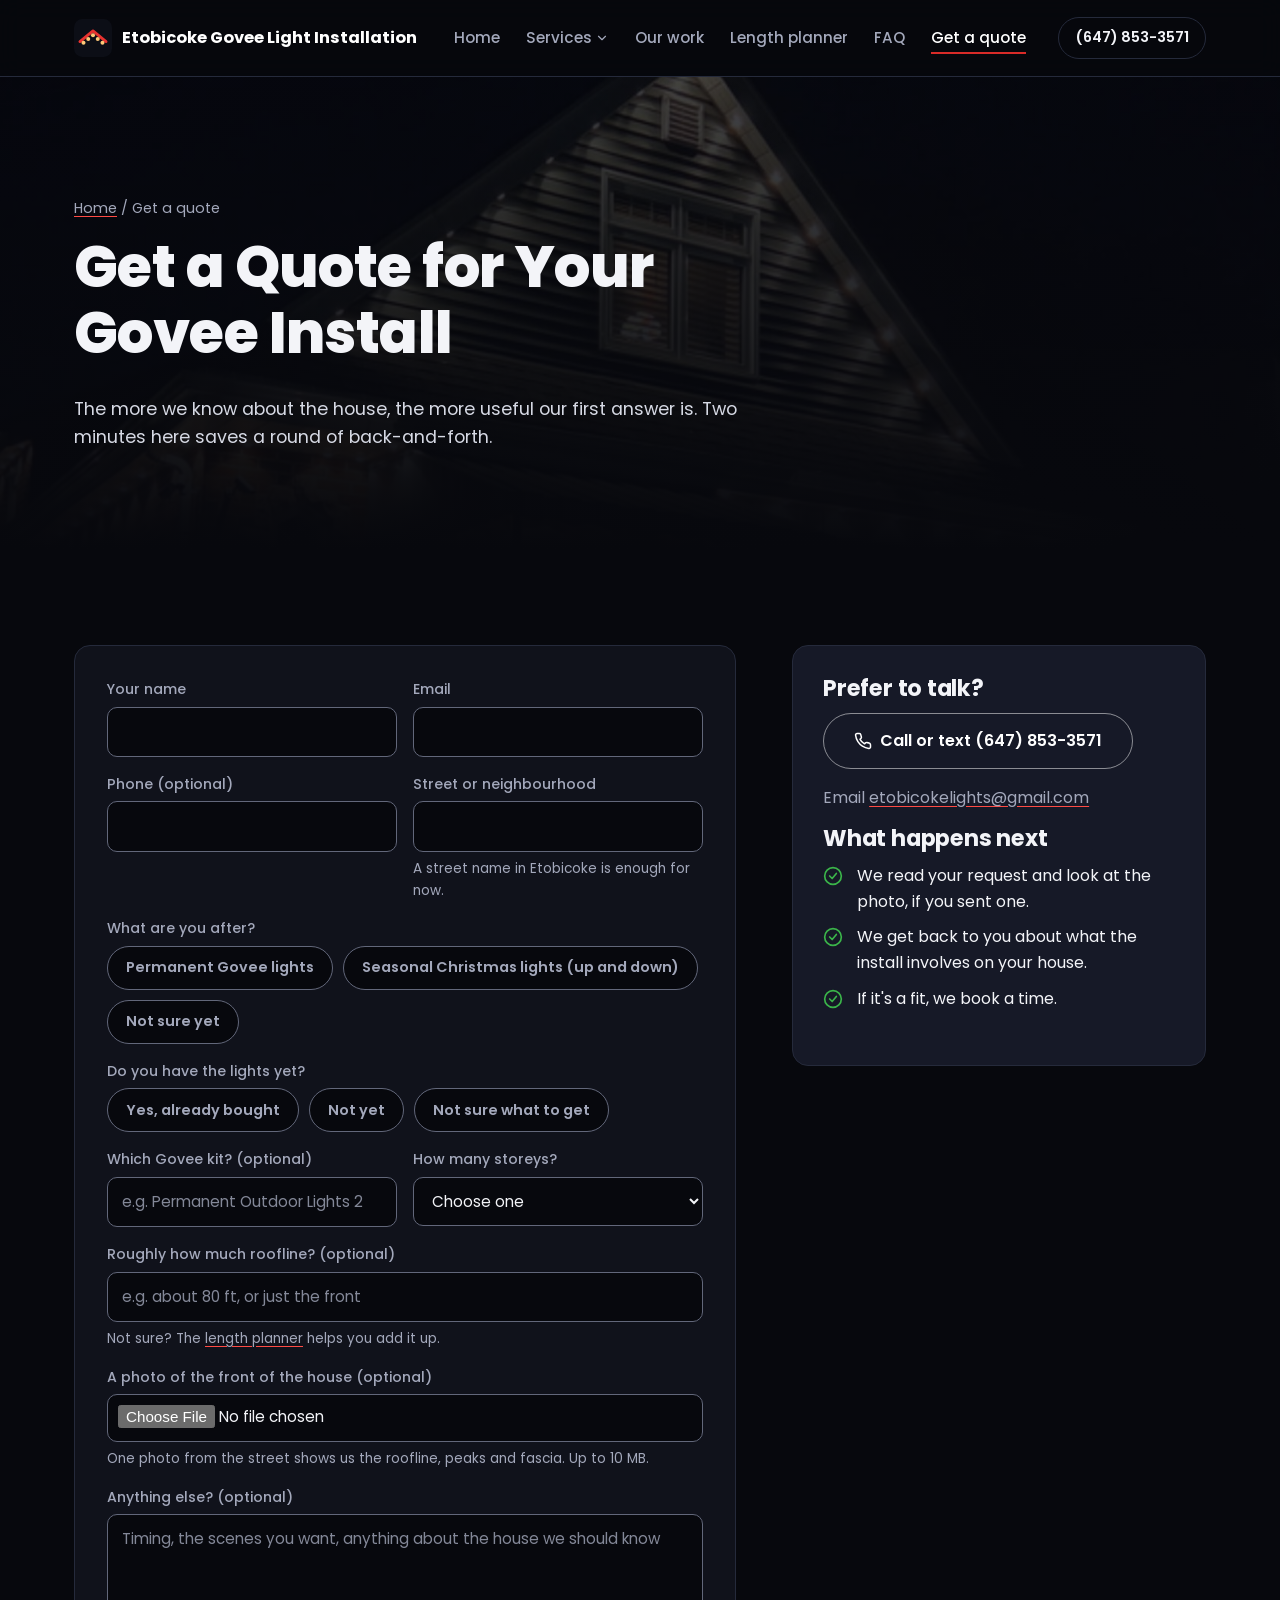
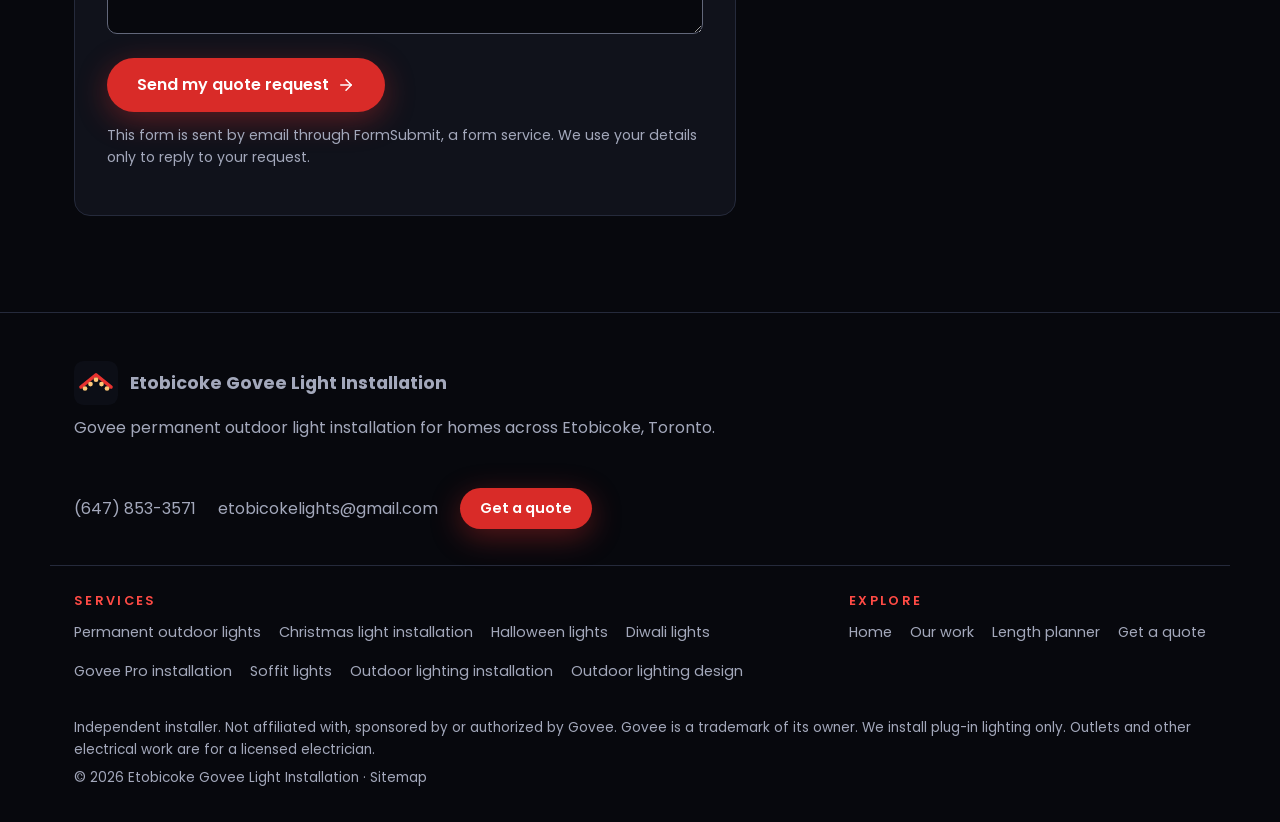
<file: contact/index.html>
<!doctype html>
<html lang="en-CA">
<head>
<meta charset="utf-8">
<meta name="viewport" content="width=device-width, initial-scale=1">
<title>Get a Govee Light Installation Quote in Etobicoke</title>
<meta name="description" content="Tell us about your house in Etobicoke and the Govee kit you have or want. We&#x27;ll reply with what the install involves. Photos welcome.">
<link rel="canonical" href="https://etobicokelights.com/contact/">
<meta property="og:type" content="website">
<meta property="og:site_name" content="Etobicoke Govee Light Installation">
<meta property="og:title" content="Get a Govee Light Installation Quote in Etobicoke">
<meta property="og:description" content="Tell us about your house in Etobicoke and the Govee kit you have or want. We&#x27;ll reply with what the install involves. Photos welcome.">
<meta property="og:url" content="https://etobicokelights.com/contact/">
<meta property="og:image" content="https://etobicokelights.com/assets/og-image.jpg">
<meta property="og:image:width" content="1200">
<meta property="og:image:height" content="630">
<meta property="og:image:alt" content="Govee light installation in Etobicoke: a brick house at night with warm white lights along the front peak and eaves">
<meta name="twitter:card" content="summary_large_image">
<meta name="theme-color" content="#07080D">
<link rel="icon" href="/assets/favicon.svg" type="image/svg+xml">
<link rel="preload" href="/assets/fonts/poppins-400-latin.woff2" as="font" type="font/woff2" crossorigin>
<link rel="preload" href="/assets/fonts/poppins-800-latin.woff2" as="font" type="font/woff2" crossorigin>
<link rel="stylesheet" href="/assets/site.css?v=c8b95cfa">
<script>document.documentElement.classList.add("js")</script>
<script type="application/ld+json">{"@context": "https://schema.org", "@type": "BreadcrumbList", "itemListElement": [{"@type": "ListItem", "position": 1, "name": "Home", "item": "https://etobicokelights.com/"}, {"@type": "ListItem", "position": 2, "name": "Get a quote", "item": "https://etobicokelights.com/contact/"}]}</script>
</head>
<body>
<a class="skip" href="#main">Skip to main content</a>
<!-- Inline SVG icon set (Lucide-style, 2px stroke). Partial: build.py puts it at the top of every page. -->
<svg width="0" height="0" style="position:absolute" aria-hidden="true">
  <defs>
    <symbol id="i-bulb" viewBox="0 0 24 24" fill="none" stroke="currentColor" stroke-width="2" stroke-linecap="round" stroke-linejoin="round"><path d="M9 18h6"/><path d="M10 22h4"/><path d="M12 2a7 7 0 0 0-4 12.7c.6.5 1 1.3 1 2.1V18h6v-1.2c0-.8.4-1.6 1-2.1A7 7 0 0 0 12 2z"/></symbol>
    <symbol id="i-pin" viewBox="0 0 24 24" fill="none" stroke="currentColor" stroke-width="2" stroke-linecap="round" stroke-linejoin="round"><path d="M20 10c0 6-8 12-8 12s-8-6-8-12a8 8 0 0 1 16 0z"/><circle cx="12" cy="10" r="3"/></symbol>
    <symbol id="i-phone" viewBox="0 0 24 24" fill="none" stroke="currentColor" stroke-width="2" stroke-linecap="round" stroke-linejoin="round"><path d="M22 16.9v3a2 2 0 0 1-2.2 2 19.8 19.8 0 0 1-8.6-3.1 19.5 19.5 0 0 1-6-6A19.8 19.8 0 0 1 2.1 4.2 2 2 0 0 1 4.1 2h3a2 2 0 0 1 2 1.7c.1.9.4 1.8.7 2.7a2 2 0 0 1-.5 2.1L8 9.8a16 16 0 0 0 6 6l1.3-1.3a2 2 0 0 1 2.1-.4c.9.3 1.8.6 2.7.7a2 2 0 0 1 1.7 2z"/></symbol>
    <symbol id="i-ladder" viewBox="0 0 24 24" fill="none" stroke="currentColor" stroke-width="2" stroke-linecap="round" stroke-linejoin="round"><path d="M8 2v20"/><path d="M16 2v20"/><path d="M8 6h8"/><path d="M8 11h8"/><path d="M8 16h8"/></symbol>
    <symbol id="i-ruler" viewBox="0 0 24 24" fill="none" stroke="currentColor" stroke-width="2" stroke-linecap="round" stroke-linejoin="round"><path d="M21.3 15.3 8.7 2.7a1 1 0 0 0-1.4 0L2.7 7.3a1 1 0 0 0 0 1.4l12.6 12.6a1 1 0 0 0 1.4 0l4.6-4.6a1 1 0 0 0 0-1.4z"/><path d="m7.5 10.5 2 2"/><path d="m10.5 7.5 2 2"/><path d="m13.5 13.5 2 2"/></symbol>
    <symbol id="i-snow" viewBox="0 0 24 24" fill="none" stroke="currentColor" stroke-width="2" stroke-linecap="round" stroke-linejoin="round"><path d="M12 2v20"/><path d="m4.9 4.9 14.2 14.2"/><path d="M2 12h20"/><path d="m19.1 4.9-14.2 14.2"/></symbol>
    <symbol id="i-plug" viewBox="0 0 24 24" fill="none" stroke="currentColor" stroke-width="2" stroke-linecap="round" stroke-linejoin="round"><path d="M12 22v-5"/><path d="M9 8V2"/><path d="M15 8V2"/><path d="M18 8v5a6 6 0 0 1-12 0V8z"/></symbol>
    <symbol id="i-check" viewBox="0 0 24 24" fill="none" stroke="currentColor" stroke-width="2" stroke-linecap="round" stroke-linejoin="round"><circle cx="12" cy="12" r="10"/><path d="m8 12 3 3 5-6"/></symbol>
    <symbol id="i-plus" viewBox="0 0 24 24" fill="none" stroke="currentColor" stroke-width="2" stroke-linecap="round" stroke-linejoin="round"><path d="M12 5v14"/><path d="M5 12h14"/></symbol>
    <symbol id="i-x" viewBox="0 0 24 24" fill="none" stroke="currentColor" stroke-width="2" stroke-linecap="round" stroke-linejoin="round"><path d="M18 6 6 18"/><path d="m6 6 12 12"/></symbol>
    <symbol id="i-menu" viewBox="0 0 24 24" fill="none" stroke="currentColor" stroke-width="2" stroke-linecap="round" stroke-linejoin="round"><path d="M4 6h16"/><path d="M4 12h16"/><path d="M4 18h16"/></symbol>
    <symbol id="i-chevron" viewBox="0 0 24 24" fill="none" stroke="currentColor" stroke-width="2" stroke-linecap="round" stroke-linejoin="round"><path d="m6 9 6 6 6-6"/></symbol>
    <symbol id="i-arrow" viewBox="0 0 24 24" fill="none" stroke="currentColor" stroke-width="2" stroke-linecap="round" stroke-linejoin="round"><path d="M5 12h14"/><path d="m12 5 7 7-7 7"/></symbol>
    <symbol id="i-roof" viewBox="0 0 24 24" fill="none" stroke="currentColor" stroke-width="2" stroke-linecap="round" stroke-linejoin="round"><path d="m3 12 9-8 9 8"/><path d="M6 15h.01"/><path d="M10 15h.01"/><path d="M14 15h.01"/><path d="M18 15h.01"/></symbol>
    <symbol id="i-eave" viewBox="0 0 24 24" fill="none" stroke="currentColor" stroke-width="2" stroke-linecap="round" stroke-linejoin="round"><path d="M2 8h20"/><path d="M4 8v12"/><path d="M6 12h.01"/><path d="M10 12h.01"/><path d="M14 12h.01"/><path d="M18 12h.01"/></symbol>
    <symbol id="i-palette" viewBox="0 0 24 24" fill="none" stroke="currentColor" stroke-width="2" stroke-linecap="round" stroke-linejoin="round"><path d="M12 22a10 10 0 1 1 10-10c0 2.8-2.2 4-4 4h-2a2 2 0 0 0-1.5 3.3A2 2 0 0 1 12 22z"/><circle cx="7.5" cy="10.5" r="1"/><circle cx="10.5" cy="6.5" r="1"/><circle cx="15.5" cy="7.5" r="1"/></symbol>
  </defs>
</svg>

<header class="site">
  <div class="wrap bar">
    <a class="brand" href="/"><img src="/assets/favicon.svg" alt="" width="38" height="38"><span>Etobicoke Govee Light Installation</span></a>
    <nav class="primary" id="primary-nav" aria-label="Primary"><ul><li><a href="/">Home</a></li><li class="has-sub"><a href="/#services">Services<svg class="chev" aria-hidden="true"><use href="#i-chevron"/></svg></a><ul class="sub" aria-label="Services"><li><a href="/permanent-outdoor-lights/">Permanent outdoor lights</a></li><li><a href="/christmas-light-installation/">Christmas light installation</a></li><li><a href="/halloween-lights/">Halloween lights</a></li><li><a href="/diwali-lights/">Diwali lights</a></li><li><a href="/govee-pro-installation/">Govee Pro installation</a></li><li><a href="/soffit-lights/">Soffit lights</a></li><li><a href="/outdoor-lighting-installation/">Outdoor lighting installation</a></li><li><a href="/outdoor-lighting-design/">Outdoor lighting design</a></li></ul></li><li><a href="/#work">Our work</a></li><li><a href="/can-you-cut-govee-permanent-outdoor-lights/">Length planner</a></li><li><a href="/#faq">FAQ</a></li><li><a href="/contact/" aria-current="page">Get a quote</a></li></ul></nav>
    <div class="bar-actions">
      <a class="header-phone" href="tel:+16478533571">(647) 853-3571</a>
      <button class="menu-btn" type="button" aria-expanded="false" aria-controls="primary-nav" aria-label="Menu"><svg aria-hidden="true"><use href="#i-menu"/></svg></button>
    </div>
  </div>
</header>

<main id="main">
  <section class="page-head theme-dark" aria-labelledby="page-title">
    <div class="wrap"><div class="narrow">
      <nav class="crumbs" aria-label="Breadcrumb"><a href="/">Home</a> / <span aria-current="page">Get a quote</span></nav>
      <h1 id="page-title">Get a Quote for Your Govee Install</h1>
      <p class="lead">The more we know about the house, the more useful our first answer is. Two minutes here saves a round of back-and-forth.</p>
    </div></div>
  </section>

  <section class="theme-light" aria-label="Quote request">
    <div class="wrap contact-grid">
      <form class="form" action="https://formsubmit.co/etobicokelights@gmail.com" method="POST" enctype="multipart/form-data">
        
        <input type="hidden" name="_subject" value="Quote request from etobicokelights.com">
        <input type="hidden" name="_next" value="https://etobicokelights.com/contact/thanks/">
        <input type="hidden" name="_template" value="table">
        <input type="hidden" name="_cc" value="kirill.s.anikin@gmail.com">
        <input type="text" name="_honey" class="honey" tabindex="-1" autocomplete="off" aria-hidden="true">

        <div class="form-row">
          <div class="field">
            <label for="f-name">Your name</label>
            <input id="f-name" name="name" type="text" autocomplete="name" required>
          </div>
          <div class="field">
            <label for="f-email">Email</label>
            <input id="f-email" name="email" type="email" autocomplete="email" required>
          </div>
        </div>

        <div class="form-row">
          <div class="field">
            <label for="f-phone">Phone (optional)</label>
            <input id="f-phone" name="phone" type="tel" autocomplete="tel">
          </div>
          <div class="field">
            <label for="f-street">Street or neighbourhood</label>
            <input id="f-street" name="street" type="text" autocomplete="address-line1" required>
            <p class="hint">A street name in Etobicoke is enough for now.</p>
          </div>
        </div>

        <fieldset>
          <legend>What are you after?</legend>
          <div class="choices">
            <div class="choice"><input type="radio" id="f-svc-perm" name="service" value="Permanent Govee lights"><label for="f-svc-perm">Permanent Govee lights</label></div>
            <div class="choice"><input type="radio" id="f-svc-xmas" name="service" value="Seasonal Christmas lights (up and down)"><label for="f-svc-xmas">Seasonal Christmas lights (up and down)</label></div>
            <div class="choice"><input type="radio" id="f-svc-unsure" name="service" value="Not sure yet"><label for="f-svc-unsure">Not sure yet</label></div>
          </div>
        </fieldset>

        <fieldset>
          <legend>Do you have the lights yet?</legend>
          <div class="choices">
            <div class="choice"><input type="radio" id="f-kit-yes" name="have_lights" value="Yes, already bought"><label for="f-kit-yes">Yes, already bought</label></div>
            <div class="choice"><input type="radio" id="f-kit-no" name="have_lights" value="Not yet"><label for="f-kit-no">Not yet</label></div>
            <div class="choice"><input type="radio" id="f-kit-unsure" name="have_lights" value="Not sure what to get"><label for="f-kit-unsure">Not sure what to get</label></div>
          </div>
        </fieldset>

        <div class="form-row">
          <div class="field">
            <label for="f-model">Which Govee kit? (optional)</label>
            <input id="f-model" name="kit" type="text" placeholder="e.g. Permanent Outdoor Lights 2">
          </div>
          <div class="field">
            <label for="f-storeys">How many storeys?</label>
            <select id="f-storeys" name="storeys">
              <option value="">Choose one</option>
              <option>1 storey</option>
              <option>2 storeys</option>
              <option>3 storeys</option>
              <option>Not sure</option>
            </select>
          </div>
        </div>

        <div class="field">
          <label for="f-length">Roughly how much roofline? (optional)</label>
          <input id="f-length" name="roofline" type="text" placeholder="e.g. about 80 ft, or just the front">
          <p class="hint">Not sure? The <a href="/can-you-cut-govee-permanent-outdoor-lights/">length planner</a> helps you add it up.</p>
        </div>

        <div class="field">
          <label for="f-photo">A photo of the front of the house (optional)</label>
          <input id="f-photo" name="attachment" type="file" accept="image/*">
          <p class="hint">One photo from the street shows us the roofline, peaks and fascia. Up to 10 MB.</p>
        </div>

        <div class="field">
          <label for="f-message">Anything else? (optional)</label>
          <textarea id="f-message" name="message" placeholder="Timing, the scenes you want, anything about the house we should know"></textarea>
        </div>

        <div>
          <button class="btn btn-primary" type="submit">Send my quote request<svg aria-hidden="true"><use href="#i-arrow"/></svg></button>
          <p class="hint muted small" style="margin-top:12px">This form is sent by email through FormSubmit, a form service. We use your details only to reply to your request.</p>
        </div>
      </form>

      <aside class="aside-card" aria-labelledby="aside-title">
        <h2 id="aside-title">Prefer to talk?</h2>
        <p><a class="btn btn-ghost" href="tel:+16478533571"><svg aria-hidden="true"><use href="#i-phone"/></svg>Call or text (647) 853-3571</a></p>
        <p>Email <a href="mailto:etobicokelights@gmail.com">etobicokelights@gmail.com</a></p>
        
        <h2 style="margin-top:var(--space-4)">What happens next</h2>
        <ul class="checks">
          <li><svg aria-hidden="true"><use href="#i-check"/></svg><span>We read your request and look at the photo, if you sent one.</span></li>
          <li><svg aria-hidden="true"><use href="#i-check"/></svg><span>We get back to you about what the install involves on your house.</span></li>
          <li><svg aria-hidden="true"><use href="#i-check"/></svg><span>If it's a fit, we book a time.</span></li>
        </ul>
      </aside>
    </div>
  </section>
</main>

<footer class="site">
  <div class="wrap footer-inner">
    <div>
      <a class="foot-brand" href="/"><img src="/assets/favicon.svg" alt="" width="44" height="44">Etobicoke Govee Light Installation</a>
      <p class="muted">Govee permanent outdoor light installation for homes across Etobicoke, Toronto.</p>
    </div>
    <div class="footer-links">
      <a href="tel:+16478533571">(647) 853-3571</a>
      <a href="mailto:etobicokelights@gmail.com">etobicokelights@gmail.com</a>
      
      <a href="/contact/" class="btn btn-small">Get a quote</a>
    </div>
  </div>
  <div class="wrap foot-nav">
    <nav aria-label="Services"><h2>Services</h2><ul><li><a href="/permanent-outdoor-lights/">Permanent outdoor lights</a></li><li><a href="/christmas-light-installation/">Christmas light installation</a></li><li><a href="/halloween-lights/">Halloween lights</a></li><li><a href="/diwali-lights/">Diwali lights</a></li><li><a href="/govee-pro-installation/">Govee Pro installation</a></li><li><a href="/soffit-lights/">Soffit lights</a></li><li><a href="/outdoor-lighting-installation/">Outdoor lighting installation</a></li><li><a href="/outdoor-lighting-design/">Outdoor lighting design</a></li></ul></nav>
    <nav aria-label="Footer"><h2>Explore</h2><ul><li><a href="/">Home</a></li><li><a href="/#work">Our work</a></li><li><a href="/can-you-cut-govee-permanent-outdoor-lights/">Length planner</a></li><li><a href="/contact/">Get a quote</a></li></ul></nav>
  </div>
  <div class="wrap copyright">
    <p>Independent installer. Not affiliated with, sponsored by or authorized by Govee. Govee is a trademark of its owner. We install plug-in lighting only. Outlets and other electrical work are for a licensed electrician.</p>
    <p>&copy; 2026 Etobicoke Govee Light Installation · <a href="/sitemap/">Sitemap</a></p>
  </div>
</footer>
<script src="/assets/site.js?v=c8b95cfa" defer></script>
</body>
</html>
</file>
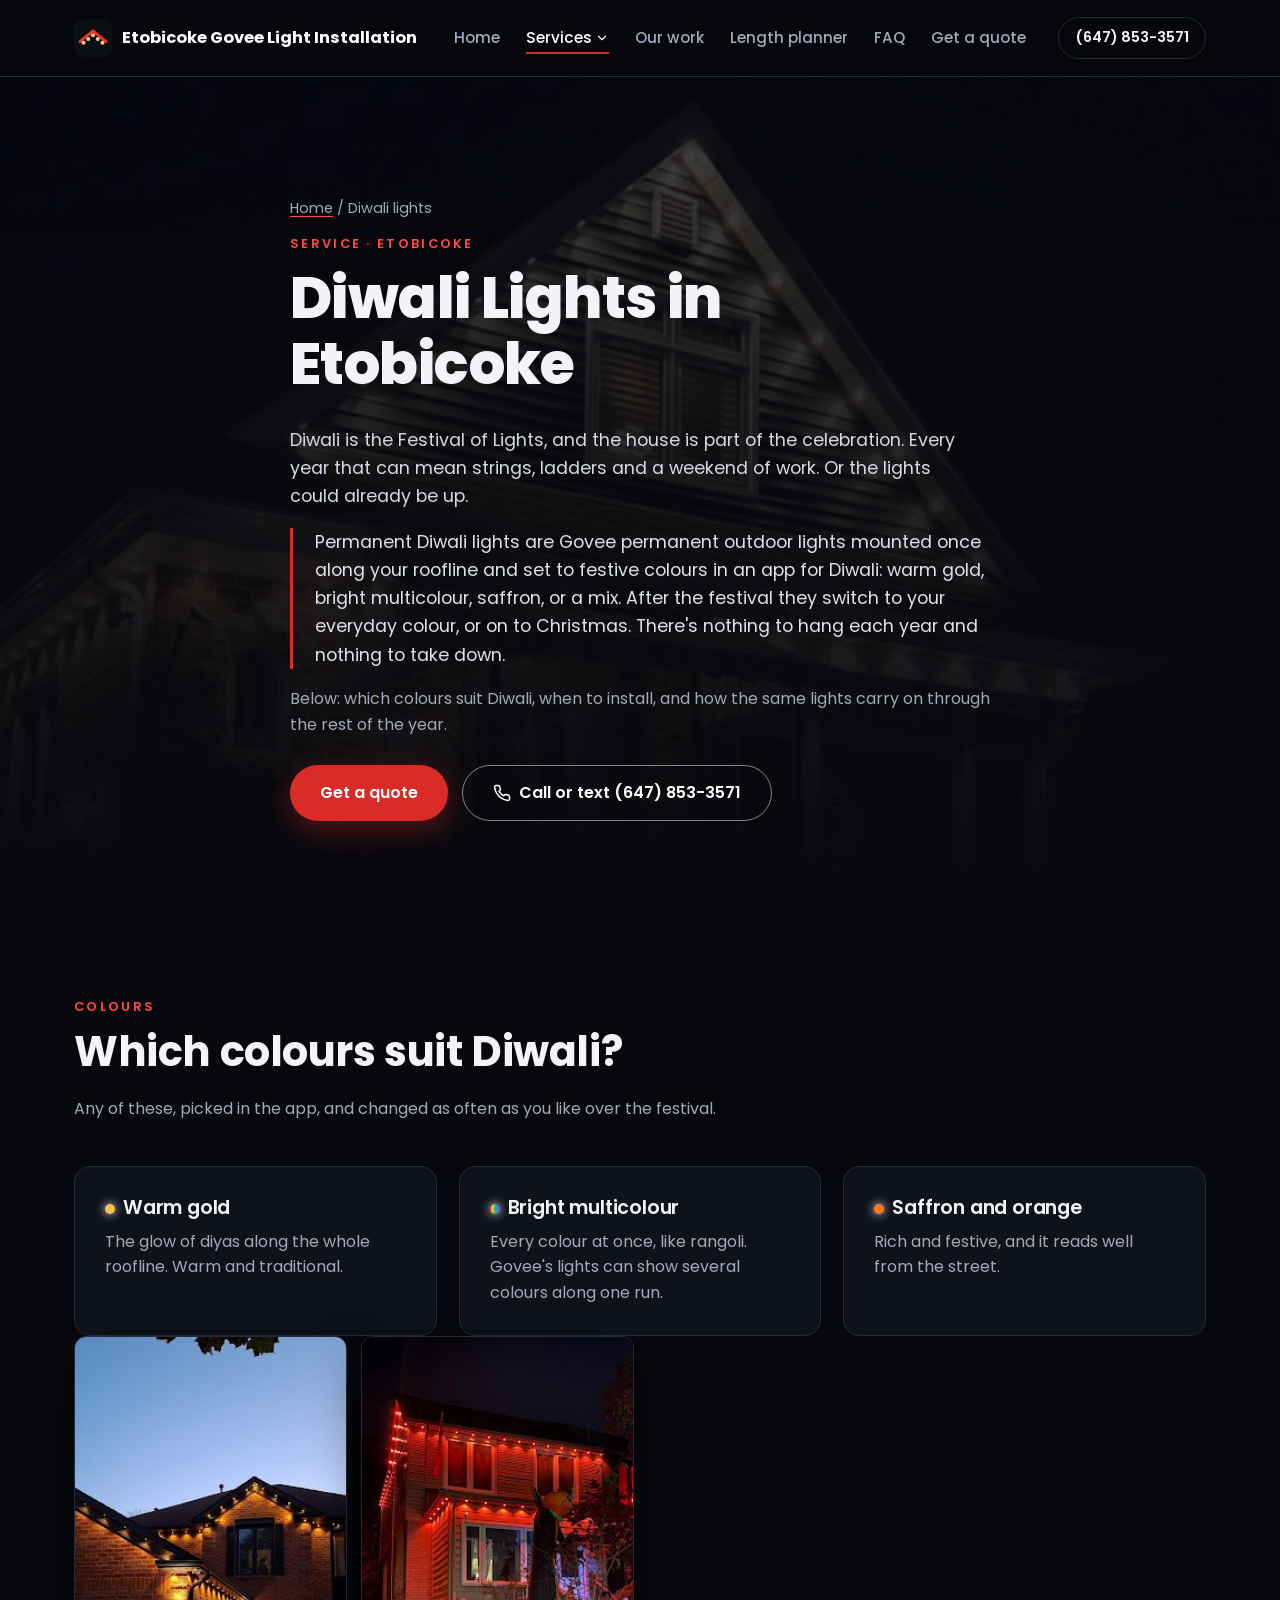
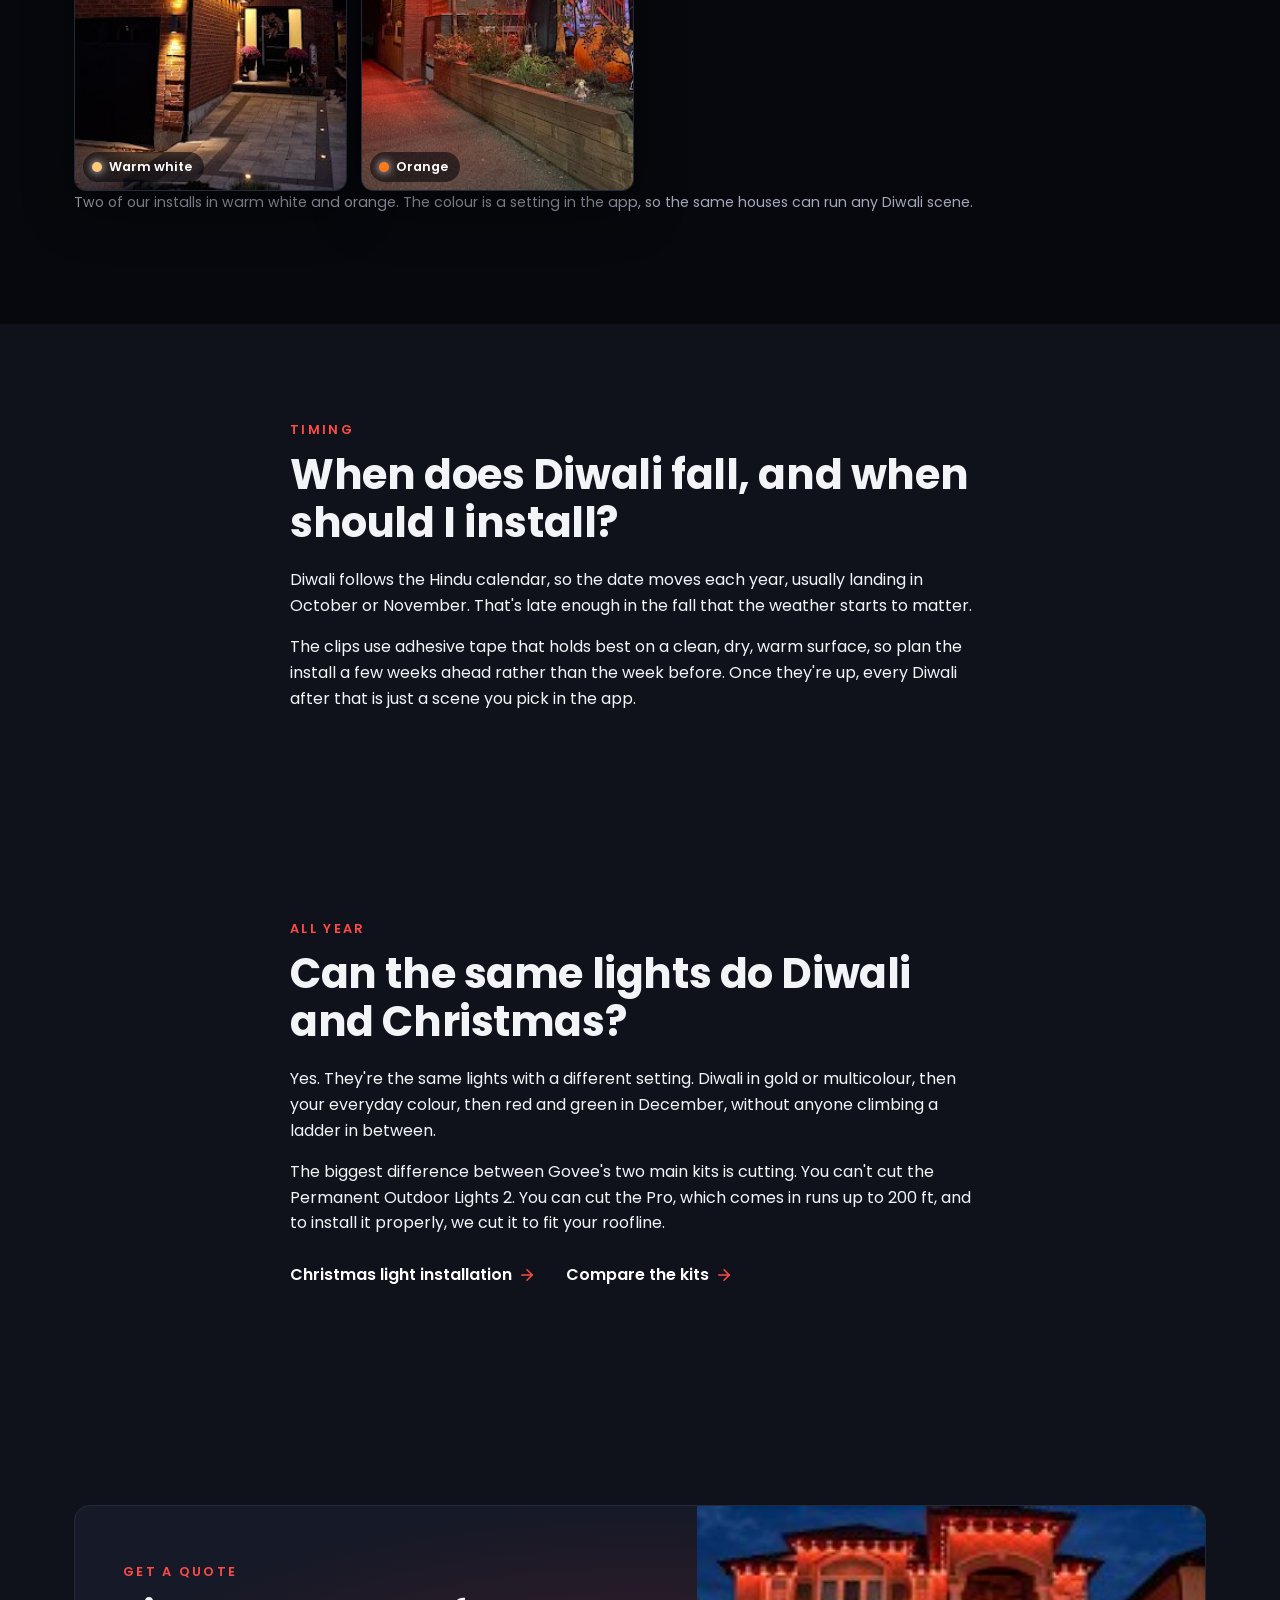
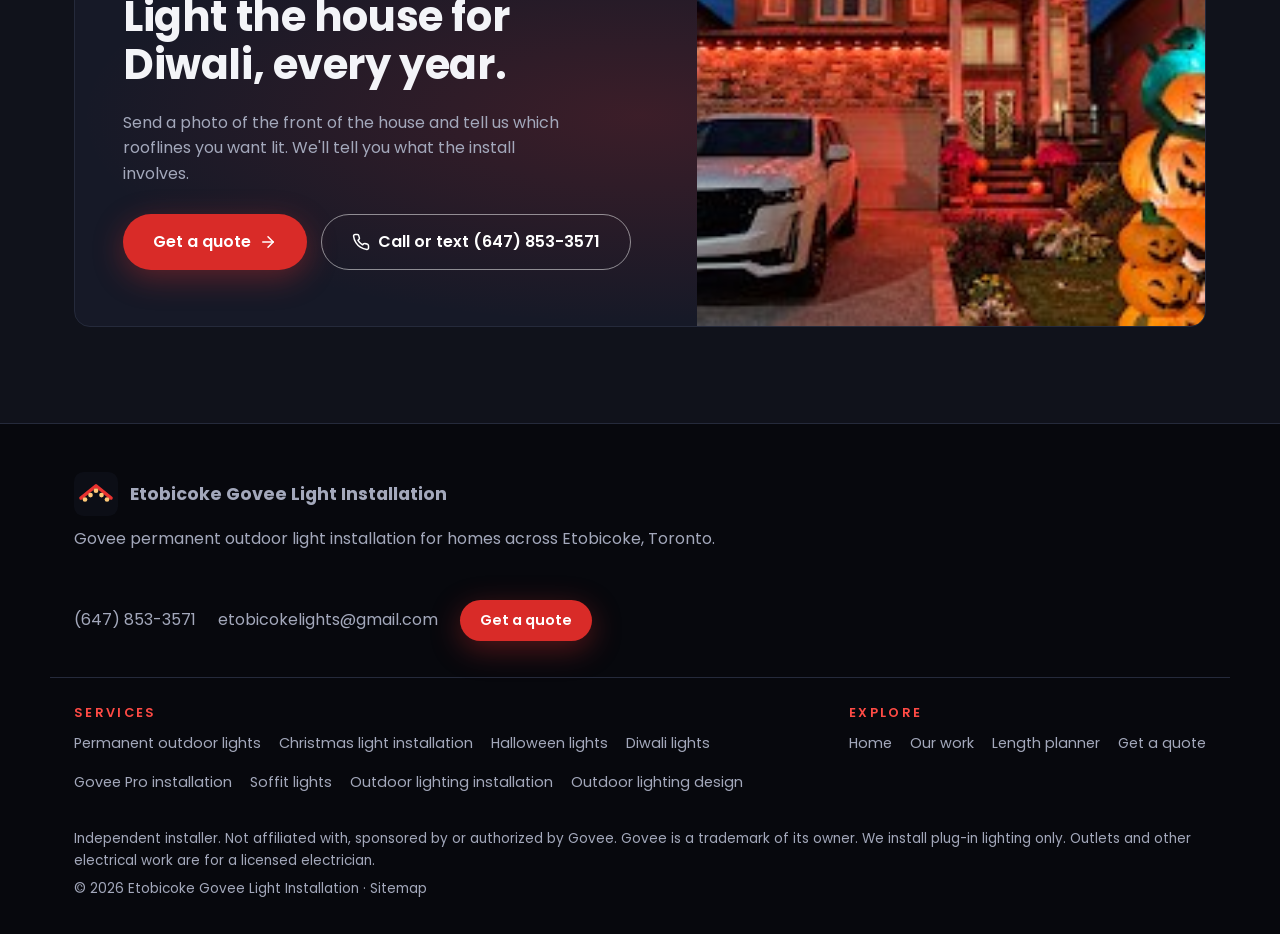
<file: diwali-lights/index.html>
<!doctype html>
<html lang="en-CA">
<head>
<meta charset="utf-8">
<meta name="viewport" content="width=device-width, initial-scale=1">
<title>Diwali Lights Etobicoke | Permanent Lights for the Festival</title>
<meta name="description" content="Diwali lights that stay up: permanent Govee lights along your Etobicoke roofline, bright and festive for Diwali, any colour the rest of the year.">
<link rel="canonical" href="https://etobicokelights.com/diwali-lights/">
<meta property="og:type" content="website">
<meta property="og:site_name" content="Etobicoke Govee Light Installation">
<meta property="og:title" content="Diwali Lights Etobicoke | Permanent Lights for the Festival">
<meta property="og:description" content="Diwali lights that stay up: permanent Govee lights along your Etobicoke roofline, bright and festive for Diwali, any colour the rest of the year.">
<meta property="og:url" content="https://etobicokelights.com/diwali-lights/">
<meta property="og:image" content="https://etobicokelights.com/assets/og-image.jpg">
<meta property="og:image:width" content="1200">
<meta property="og:image:height" content="630">
<meta property="og:image:alt" content="Govee light installation in Etobicoke: a brick house at night with warm white lights along the front peak and eaves">
<meta name="twitter:card" content="summary_large_image">
<meta name="theme-color" content="#07080D">
<link rel="icon" href="/assets/favicon.svg" type="image/svg+xml">
<link rel="preload" href="/assets/fonts/poppins-400-latin.woff2" as="font" type="font/woff2" crossorigin>
<link rel="preload" href="/assets/fonts/poppins-800-latin.woff2" as="font" type="font/woff2" crossorigin>
<link rel="stylesheet" href="/assets/site.css?v=c8b95cfa">
<script>document.documentElement.classList.add("js")</script>
<script type="application/ld+json">{"@context": "https://schema.org", "@type": "Service", "name": "Diwali lighting installation", "serviceType": "Diwali lighting installation", "url": "https://etobicokelights.com/diwali-lights/", "description": "Diwali lights that stay up: permanent Govee lights along your Etobicoke roofline, bright and festive for Diwali, any colour the rest of the year.", "areaServed": {"@type": "Place", "name": "Etobicoke, Toronto, ON"}, "provider": {"@type": "HomeAndConstructionBusiness", "@id": "https://etobicokelights.com/#business", "name": "Etobicoke Govee Light Installation", "url": "https://etobicokelights.com/", "telephone": "+16478533571"}}</script>
<script type="application/ld+json">{"@context": "https://schema.org", "@type": "BreadcrumbList", "itemListElement": [{"@type": "ListItem", "position": 1, "name": "Home", "item": "https://etobicokelights.com/"}, {"@type": "ListItem", "position": 2, "name": "Diwali lights", "item": "https://etobicokelights.com/diwali-lights/"}]}</script>
</head>
<body>
<a class="skip" href="#main">Skip to main content</a>
<!-- Inline SVG icon set (Lucide-style, 2px stroke). Partial: build.py puts it at the top of every page. -->
<svg width="0" height="0" style="position:absolute" aria-hidden="true">
  <defs>
    <symbol id="i-bulb" viewBox="0 0 24 24" fill="none" stroke="currentColor" stroke-width="2" stroke-linecap="round" stroke-linejoin="round"><path d="M9 18h6"/><path d="M10 22h4"/><path d="M12 2a7 7 0 0 0-4 12.7c.6.5 1 1.3 1 2.1V18h6v-1.2c0-.8.4-1.6 1-2.1A7 7 0 0 0 12 2z"/></symbol>
    <symbol id="i-pin" viewBox="0 0 24 24" fill="none" stroke="currentColor" stroke-width="2" stroke-linecap="round" stroke-linejoin="round"><path d="M20 10c0 6-8 12-8 12s-8-6-8-12a8 8 0 0 1 16 0z"/><circle cx="12" cy="10" r="3"/></symbol>
    <symbol id="i-phone" viewBox="0 0 24 24" fill="none" stroke="currentColor" stroke-width="2" stroke-linecap="round" stroke-linejoin="round"><path d="M22 16.9v3a2 2 0 0 1-2.2 2 19.8 19.8 0 0 1-8.6-3.1 19.5 19.5 0 0 1-6-6A19.8 19.8 0 0 1 2.1 4.2 2 2 0 0 1 4.1 2h3a2 2 0 0 1 2 1.7c.1.9.4 1.8.7 2.7a2 2 0 0 1-.5 2.1L8 9.8a16 16 0 0 0 6 6l1.3-1.3a2 2 0 0 1 2.1-.4c.9.3 1.8.6 2.7.7a2 2 0 0 1 1.7 2z"/></symbol>
    <symbol id="i-ladder" viewBox="0 0 24 24" fill="none" stroke="currentColor" stroke-width="2" stroke-linecap="round" stroke-linejoin="round"><path d="M8 2v20"/><path d="M16 2v20"/><path d="M8 6h8"/><path d="M8 11h8"/><path d="M8 16h8"/></symbol>
    <symbol id="i-ruler" viewBox="0 0 24 24" fill="none" stroke="currentColor" stroke-width="2" stroke-linecap="round" stroke-linejoin="round"><path d="M21.3 15.3 8.7 2.7a1 1 0 0 0-1.4 0L2.7 7.3a1 1 0 0 0 0 1.4l12.6 12.6a1 1 0 0 0 1.4 0l4.6-4.6a1 1 0 0 0 0-1.4z"/><path d="m7.5 10.5 2 2"/><path d="m10.5 7.5 2 2"/><path d="m13.5 13.5 2 2"/></symbol>
    <symbol id="i-snow" viewBox="0 0 24 24" fill="none" stroke="currentColor" stroke-width="2" stroke-linecap="round" stroke-linejoin="round"><path d="M12 2v20"/><path d="m4.9 4.9 14.2 14.2"/><path d="M2 12h20"/><path d="m19.1 4.9-14.2 14.2"/></symbol>
    <symbol id="i-plug" viewBox="0 0 24 24" fill="none" stroke="currentColor" stroke-width="2" stroke-linecap="round" stroke-linejoin="round"><path d="M12 22v-5"/><path d="M9 8V2"/><path d="M15 8V2"/><path d="M18 8v5a6 6 0 0 1-12 0V8z"/></symbol>
    <symbol id="i-check" viewBox="0 0 24 24" fill="none" stroke="currentColor" stroke-width="2" stroke-linecap="round" stroke-linejoin="round"><circle cx="12" cy="12" r="10"/><path d="m8 12 3 3 5-6"/></symbol>
    <symbol id="i-plus" viewBox="0 0 24 24" fill="none" stroke="currentColor" stroke-width="2" stroke-linecap="round" stroke-linejoin="round"><path d="M12 5v14"/><path d="M5 12h14"/></symbol>
    <symbol id="i-x" viewBox="0 0 24 24" fill="none" stroke="currentColor" stroke-width="2" stroke-linecap="round" stroke-linejoin="round"><path d="M18 6 6 18"/><path d="m6 6 12 12"/></symbol>
    <symbol id="i-menu" viewBox="0 0 24 24" fill="none" stroke="currentColor" stroke-width="2" stroke-linecap="round" stroke-linejoin="round"><path d="M4 6h16"/><path d="M4 12h16"/><path d="M4 18h16"/></symbol>
    <symbol id="i-chevron" viewBox="0 0 24 24" fill="none" stroke="currentColor" stroke-width="2" stroke-linecap="round" stroke-linejoin="round"><path d="m6 9 6 6 6-6"/></symbol>
    <symbol id="i-arrow" viewBox="0 0 24 24" fill="none" stroke="currentColor" stroke-width="2" stroke-linecap="round" stroke-linejoin="round"><path d="M5 12h14"/><path d="m12 5 7 7-7 7"/></symbol>
    <symbol id="i-roof" viewBox="0 0 24 24" fill="none" stroke="currentColor" stroke-width="2" stroke-linecap="round" stroke-linejoin="round"><path d="m3 12 9-8 9 8"/><path d="M6 15h.01"/><path d="M10 15h.01"/><path d="M14 15h.01"/><path d="M18 15h.01"/></symbol>
    <symbol id="i-eave" viewBox="0 0 24 24" fill="none" stroke="currentColor" stroke-width="2" stroke-linecap="round" stroke-linejoin="round"><path d="M2 8h20"/><path d="M4 8v12"/><path d="M6 12h.01"/><path d="M10 12h.01"/><path d="M14 12h.01"/><path d="M18 12h.01"/></symbol>
    <symbol id="i-palette" viewBox="0 0 24 24" fill="none" stroke="currentColor" stroke-width="2" stroke-linecap="round" stroke-linejoin="round"><path d="M12 22a10 10 0 1 1 10-10c0 2.8-2.2 4-4 4h-2a2 2 0 0 0-1.5 3.3A2 2 0 0 1 12 22z"/><circle cx="7.5" cy="10.5" r="1"/><circle cx="10.5" cy="6.5" r="1"/><circle cx="15.5" cy="7.5" r="1"/></symbol>
  </defs>
</svg>

<header class="site">
  <div class="wrap bar">
    <a class="brand" href="/"><img src="/assets/favicon.svg" alt="" width="38" height="38"><span>Etobicoke Govee Light Installation</span></a>
    <nav class="primary" id="primary-nav" aria-label="Primary"><ul><li><a href="/">Home</a></li><li class="has-sub active"><a href="/#services">Services<svg class="chev" aria-hidden="true"><use href="#i-chevron"/></svg></a><ul class="sub" aria-label="Services"><li><a href="/permanent-outdoor-lights/">Permanent outdoor lights</a></li><li><a href="/christmas-light-installation/">Christmas light installation</a></li><li><a href="/halloween-lights/">Halloween lights</a></li><li><a href="/diwali-lights/" aria-current="page">Diwali lights</a></li><li><a href="/govee-pro-installation/">Govee Pro installation</a></li><li><a href="/soffit-lights/">Soffit lights</a></li><li><a href="/outdoor-lighting-installation/">Outdoor lighting installation</a></li><li><a href="/outdoor-lighting-design/">Outdoor lighting design</a></li></ul></li><li><a href="/#work">Our work</a></li><li><a href="/can-you-cut-govee-permanent-outdoor-lights/">Length planner</a></li><li><a href="/#faq">FAQ</a></li><li><a href="/contact/">Get a quote</a></li></ul></nav>
    <div class="bar-actions">
      <a class="header-phone" href="tel:+16478533571">(647) 853-3571</a>
      <button class="menu-btn" type="button" aria-expanded="false" aria-controls="primary-nav" aria-label="Menu"><svg aria-hidden="true"><use href="#i-menu"/></svg></button>
    </div>
  </div>
</header>

<main id="main">
  <section class="page-head theme-dark" aria-labelledby="page-title">
    <div class="wrap narrow">
      <nav class="crumbs" aria-label="Breadcrumb"><a href="/">Home</a> / <span aria-current="page">Diwali lights</span></nav>
      <p class="eyebrow">Service · Etobicoke</p>
      <h1 id="page-title">Diwali Lights in Etobicoke</h1>
      <p class="lead">Diwali is the Festival of Lights, and the house is part of the celebration. Every year that can mean strings, ladders and a weekend of work. Or the lights could already be up.</p>
      <p class="answer" style="margin-top:var(--space-6)">Permanent Diwali lights are Govee permanent outdoor lights mounted once along your roofline and set to festive colours in an app for Diwali: warm gold, bright multicolour, saffron, or a mix. After the festival they switch to your everyday colour, or on to Christmas. There's nothing to hang each year and nothing to take down.</p>
      <p class="muted">Below: which colours suit Diwali, when to install, and how the same lights carry on through the rest of the year.</p>
      <div class="actions">
        <a class="btn btn-primary" href="/contact/">Get a quote</a>
        <a class="btn btn-ghost" href="tel:+16478533571"><svg aria-hidden="true"><use href="#i-phone"/></svg>Call or text (647) 853-3571</a>
      </div>
    </div>
  </section>

  <section class="theme-light" aria-labelledby="colours-title">
    <div class="wrap">
      <div class="section-head">
        <p class="eyebrow">Colours</p>
        <h2 id="colours-title">Which colours suit Diwali?</h2>
        <p>Any of these, picked in the app, and changed as often as you like over the festival.</p>
      </div>
      <div class="grid-3">
        <div class="card">
          <h3><span class="swatch" style="background:#FFC24D;display:inline-block;margin-right:8px"></span>Warm gold</h3>
          <p>The glow of diyas along the whole roofline. Warm and traditional.</p>
        </div>
        <div class="card">
          <h3><span class="swatch" style="background:linear-gradient(90deg,#EF4444,#FFC24D,#22C55E,#3B82F6,#A855F7);display:inline-block;margin-right:8px"></span>Bright multicolour</h3>
          <p>Every colour at once, like rangoli. Govee's lights can show several colours along one run.</p>
        </div>
        <div class="card">
          <h3><span class="swatch" style="background:#FF7A1A;display:inline-block;margin-right:8px"></span>Saffron and orange</h3>
          <p>Rich and festive, and it reads well from the street.</p>
        </div>
      </div>
      <div class="scene-shots" style="margin-top:var(--space-6);grid-template-columns:repeat(2,1fr);max-width:560px">
        <figure><img src="/assets/img/jobs/warm-white-dusk.jpg" alt="Brick house at dusk with warm white permanent lights along the roofline, one of our installs" width="243" height="406" loading="lazy"><figcaption><span class="swatch" style="background:#FFC978"></span>Warm white</figcaption></figure>
        <figure><img src="/assets/img/jobs/orange-roofline-corners.jpg" alt="House at night with orange permanent lights along the roofline, one of our installs" width="243" height="406" loading="lazy"><figcaption><span class="swatch" style="background:#FF7A1A"></span>Orange</figcaption></figure>
      </div>
      <p class="muted small" style="margin-top:var(--space-2)">Two of our installs in warm white and orange. The colour is a setting in the app, so the same houses can run any Diwali scene.</p>
    </div>
  </section>

  <section class="theme-cream" aria-labelledby="when-title">
    <div class="wrap narrow">
      <p class="eyebrow">Timing</p>
      <h2 id="when-title">When does Diwali fall, and when should I install?</h2>
      <p>Diwali follows the Hindu calendar, so the date moves each year, usually landing in October or November. That's late enough in the fall that the weather starts to matter.</p>
      <p>The clips use adhesive tape that holds best on a clean, dry, warm surface, so plan the install a few weeks ahead rather than the week before. Once they're up, every Diwali after that is just a scene you pick in the app.</p>
    </div>
  </section>

  <section class="theme-dark" aria-labelledby="year-title">
    <div class="wrap narrow">
      <p class="eyebrow">All year</p>
      <h2 id="year-title">Can the same lights do Diwali and Christmas?</h2>
      <p>Yes. They're the same lights with a different setting. Diwali in gold or multicolour, then your everyday colour, then red and green in December, without anyone climbing a ladder in between.</p>
      <p>The biggest difference between Govee's two main kits is cutting. You can't cut the Permanent Outdoor Lights 2. You can cut the Pro, which comes in runs up to 200 ft, and to install it properly, we cut it to fit your roofline.</p>
      <p><a class="text-link" href="/christmas-light-installation/">Christmas light installation<svg aria-hidden="true"><use href="#i-arrow"/></svg></a> &nbsp; <a class="text-link" href="/can-you-cut-govee-permanent-outdoor-lights/">Compare the kits<svg aria-hidden="true"><use href="#i-arrow"/></svg></a></p>
    </div>
  </section>

  <section class="theme-cream" aria-labelledby="cta-title">
    <div class="wrap">
      <div class="cta-photo">
        <div class="cta-copy">
          <p class="eyebrow">Get a quote</p>
          <h2 id="cta-title">Light the house for Diwali, every year.</h2>
          <p>Send a photo of the front of the house and tell us which rooflines you want lit. We'll tell you what the install involves.</p>
          <div class="actions">
            <a class="btn btn-primary" href="/contact/">Get a quote<svg aria-hidden="true"><use href="#i-arrow"/></svg></a>
            <a class="btn btn-ghost" href="tel:+16478533571"><svg aria-hidden="true"><use href="#i-phone"/></svg>Call or text (647) 853-3571</a>
          </div>
        </div>
        <div class="cta-media"><img src="/assets/img/jobs/halloween-stone-house.jpg" alt="Stone house at night with orange lights on every roofline, one of our installs" width="243" height="146" loading="lazy"></div>
      </div>
    </div>
  </section>
</main>

<footer class="site">
  <div class="wrap footer-inner">
    <div>
      <a class="foot-brand" href="/"><img src="/assets/favicon.svg" alt="" width="44" height="44">Etobicoke Govee Light Installation</a>
      <p class="muted">Govee permanent outdoor light installation for homes across Etobicoke, Toronto.</p>
    </div>
    <div class="footer-links">
      <a href="tel:+16478533571">(647) 853-3571</a>
      <a href="mailto:etobicokelights@gmail.com">etobicokelights@gmail.com</a>
      
      <a href="/contact/" class="btn btn-small">Get a quote</a>
    </div>
  </div>
  <div class="wrap foot-nav">
    <nav aria-label="Services"><h2>Services</h2><ul><li><a href="/permanent-outdoor-lights/">Permanent outdoor lights</a></li><li><a href="/christmas-light-installation/">Christmas light installation</a></li><li><a href="/halloween-lights/">Halloween lights</a></li><li><a href="/diwali-lights/">Diwali lights</a></li><li><a href="/govee-pro-installation/">Govee Pro installation</a></li><li><a href="/soffit-lights/">Soffit lights</a></li><li><a href="/outdoor-lighting-installation/">Outdoor lighting installation</a></li><li><a href="/outdoor-lighting-design/">Outdoor lighting design</a></li></ul></nav>
    <nav aria-label="Footer"><h2>Explore</h2><ul><li><a href="/">Home</a></li><li><a href="/#work">Our work</a></li><li><a href="/can-you-cut-govee-permanent-outdoor-lights/">Length planner</a></li><li><a href="/contact/">Get a quote</a></li></ul></nav>
  </div>
  <div class="wrap copyright">
    <p>Independent installer. Not affiliated with, sponsored by or authorized by Govee. Govee is a trademark of its owner. We install plug-in lighting only. Outlets and other electrical work are for a licensed electrician.</p>
    <p>&copy; 2026 Etobicoke Govee Light Installation · <a href="/sitemap/">Sitemap</a></p>
  </div>
</footer>
<script src="/assets/site.js?v=c8b95cfa" defer></script>
</body>
</html>
</file>
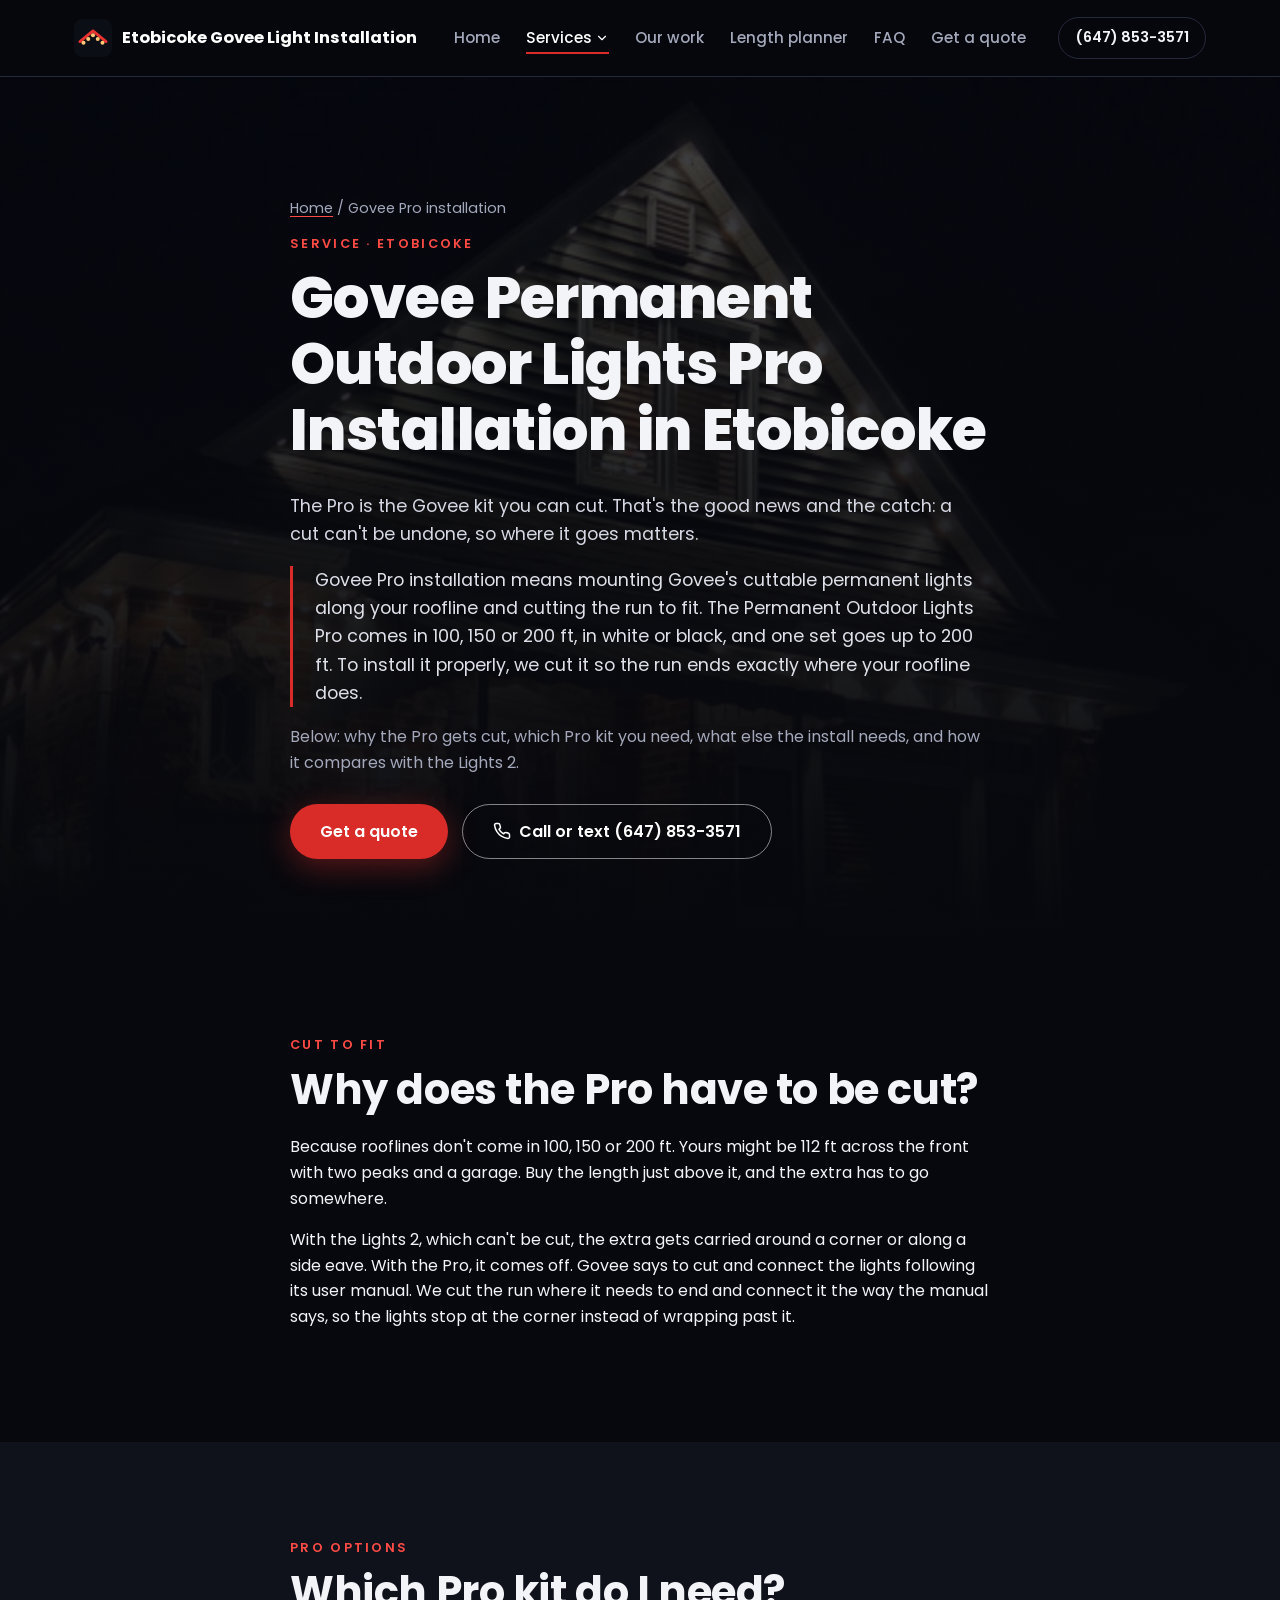
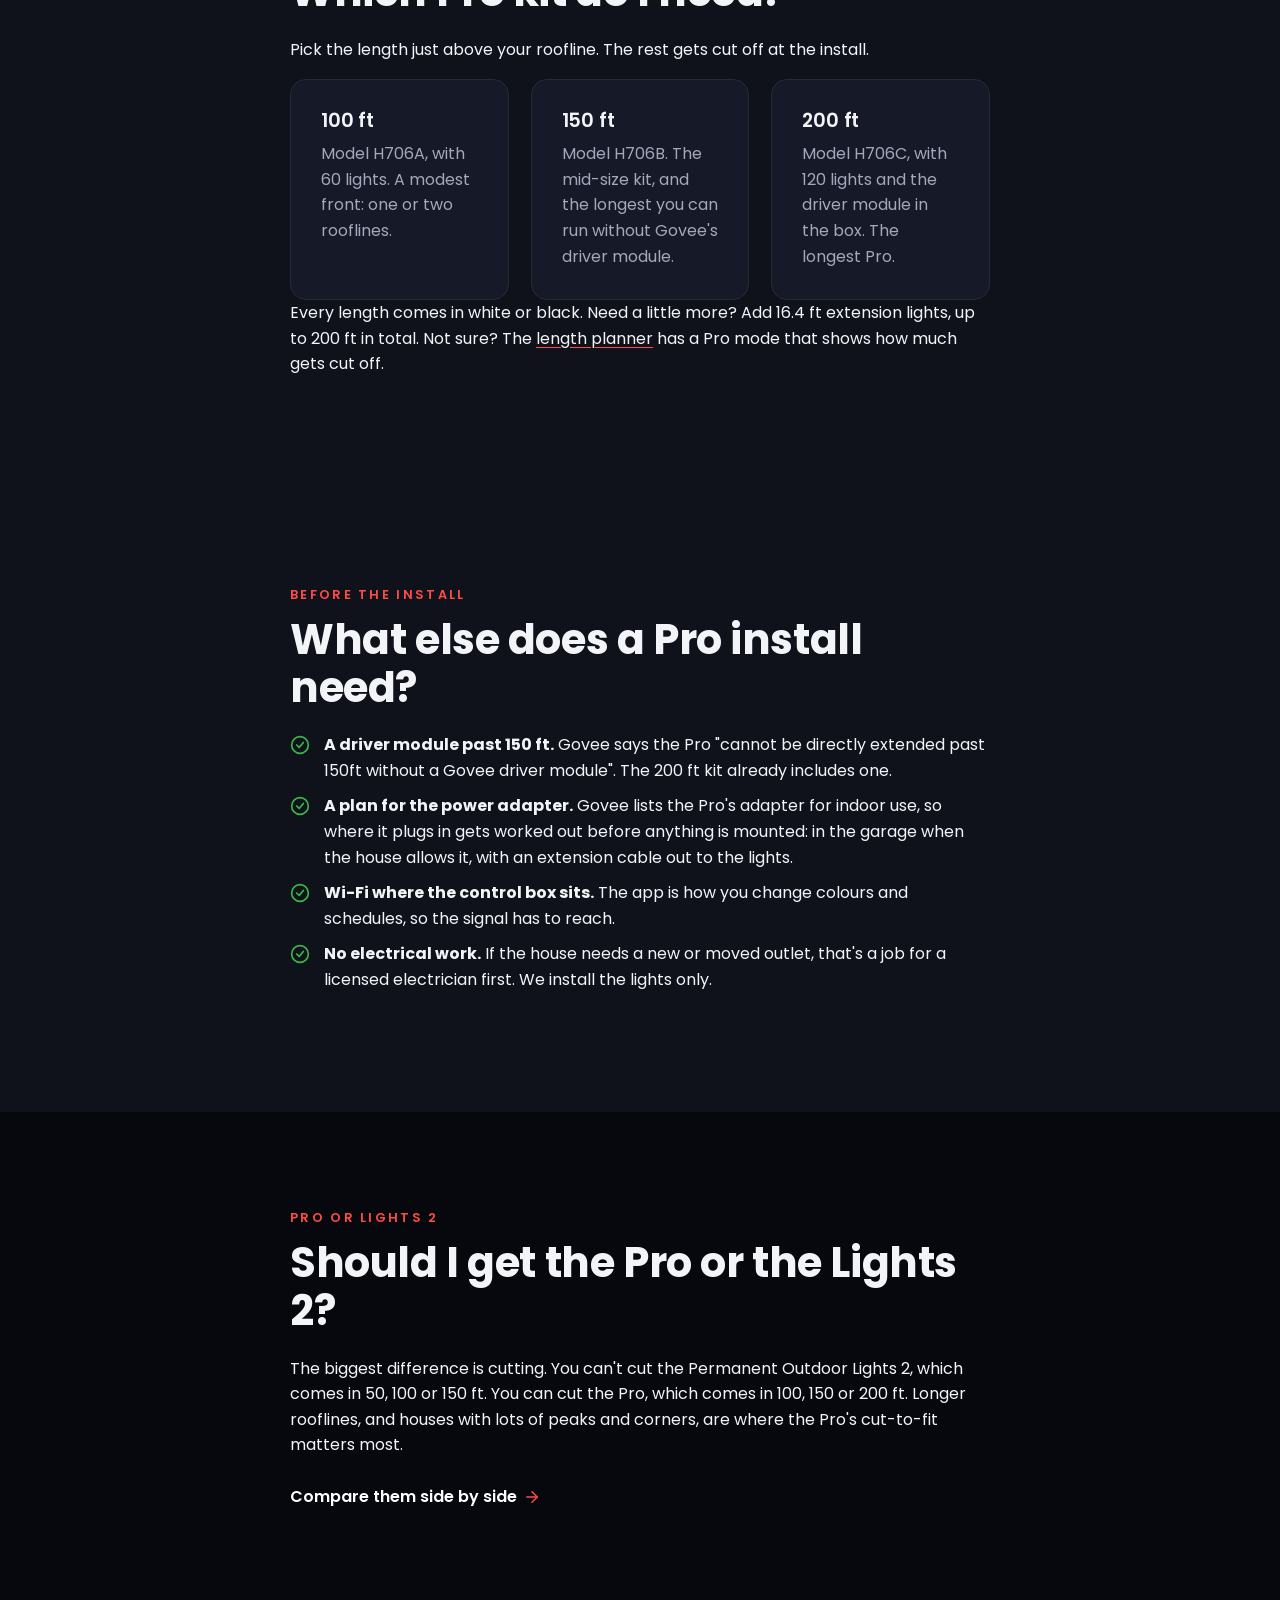
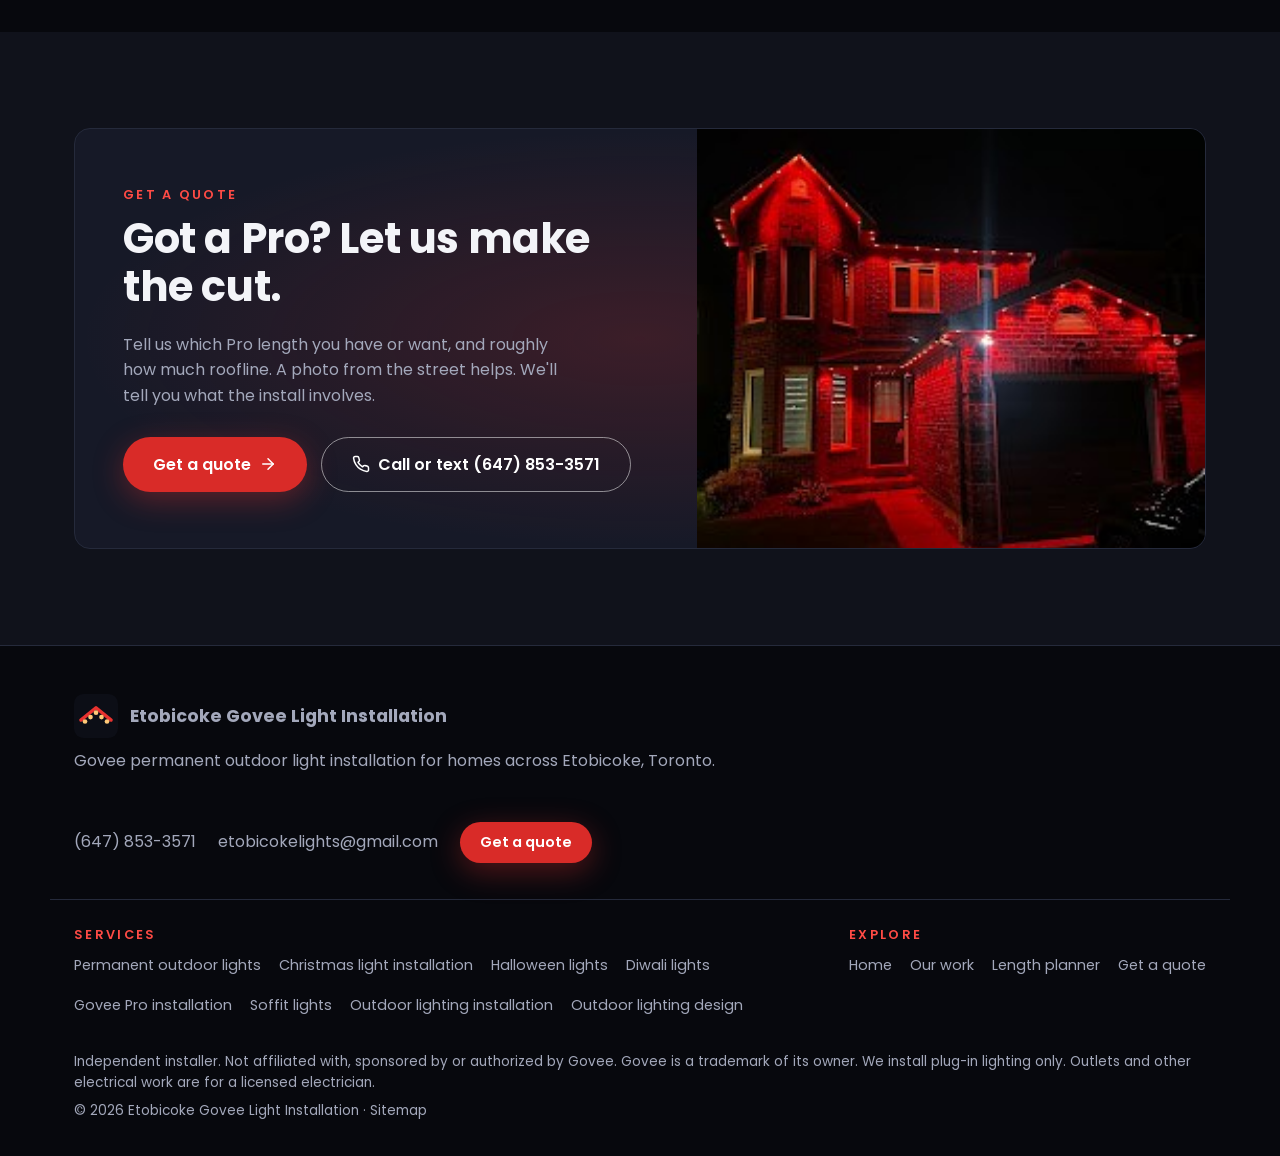
<file: govee-pro-installation/index.html>
<!doctype html>
<html lang="en-CA">
<head>
<meta charset="utf-8">
<meta name="viewport" content="width=device-width, initial-scale=1">
<title>Govee Permanent Outdoor Lights Pro Installation | Etobicoke</title>
<meta name="description" content="Govee Permanent Outdoor Lights Pro installed in Etobicoke and cut to fit your roofline. Runs up to 200 ft, driver module past 150 ft. Get a quote.">
<link rel="canonical" href="https://etobicokelights.com/govee-pro-installation/">
<meta property="og:type" content="website">
<meta property="og:site_name" content="Etobicoke Govee Light Installation">
<meta property="og:title" content="Govee Permanent Outdoor Lights Pro Installation | Etobicoke">
<meta property="og:description" content="Govee Permanent Outdoor Lights Pro installed in Etobicoke and cut to fit your roofline. Runs up to 200 ft, driver module past 150 ft. Get a quote.">
<meta property="og:url" content="https://etobicokelights.com/govee-pro-installation/">
<meta property="og:image" content="https://etobicokelights.com/assets/og-image.jpg">
<meta property="og:image:width" content="1200">
<meta property="og:image:height" content="630">
<meta property="og:image:alt" content="Govee light installation in Etobicoke: a brick house at night with warm white lights along the front peak and eaves">
<meta name="twitter:card" content="summary_large_image">
<meta name="theme-color" content="#07080D">
<link rel="icon" href="/assets/favicon.svg" type="image/svg+xml">
<link rel="preload" href="/assets/fonts/poppins-400-latin.woff2" as="font" type="font/woff2" crossorigin>
<link rel="preload" href="/assets/fonts/poppins-800-latin.woff2" as="font" type="font/woff2" crossorigin>
<link rel="stylesheet" href="/assets/site.css?v=c8b95cfa">
<script>document.documentElement.classList.add("js")</script>
<script type="application/ld+json">{"@context": "https://schema.org", "@type": "Service", "name": "Govee Permanent Outdoor Lights Pro installation", "serviceType": "Govee Permanent Outdoor Lights Pro installation", "url": "https://etobicokelights.com/govee-pro-installation/", "description": "Govee Permanent Outdoor Lights Pro installed in Etobicoke and cut to fit your roofline. Runs up to 200 ft, driver module past 150 ft. Get a quote.", "areaServed": {"@type": "Place", "name": "Etobicoke, Toronto, ON"}, "provider": {"@type": "HomeAndConstructionBusiness", "@id": "https://etobicokelights.com/#business", "name": "Etobicoke Govee Light Installation", "url": "https://etobicokelights.com/", "telephone": "+16478533571"}}</script>
<script type="application/ld+json">{"@context": "https://schema.org", "@type": "BreadcrumbList", "itemListElement": [{"@type": "ListItem", "position": 1, "name": "Home", "item": "https://etobicokelights.com/"}, {"@type": "ListItem", "position": 2, "name": "Govee Pro installation", "item": "https://etobicokelights.com/govee-pro-installation/"}]}</script>
</head>
<body>
<a class="skip" href="#main">Skip to main content</a>
<!-- Inline SVG icon set (Lucide-style, 2px stroke). Partial: build.py puts it at the top of every page. -->
<svg width="0" height="0" style="position:absolute" aria-hidden="true">
  <defs>
    <symbol id="i-bulb" viewBox="0 0 24 24" fill="none" stroke="currentColor" stroke-width="2" stroke-linecap="round" stroke-linejoin="round"><path d="M9 18h6"/><path d="M10 22h4"/><path d="M12 2a7 7 0 0 0-4 12.7c.6.5 1 1.3 1 2.1V18h6v-1.2c0-.8.4-1.6 1-2.1A7 7 0 0 0 12 2z"/></symbol>
    <symbol id="i-pin" viewBox="0 0 24 24" fill="none" stroke="currentColor" stroke-width="2" stroke-linecap="round" stroke-linejoin="round"><path d="M20 10c0 6-8 12-8 12s-8-6-8-12a8 8 0 0 1 16 0z"/><circle cx="12" cy="10" r="3"/></symbol>
    <symbol id="i-phone" viewBox="0 0 24 24" fill="none" stroke="currentColor" stroke-width="2" stroke-linecap="round" stroke-linejoin="round"><path d="M22 16.9v3a2 2 0 0 1-2.2 2 19.8 19.8 0 0 1-8.6-3.1 19.5 19.5 0 0 1-6-6A19.8 19.8 0 0 1 2.1 4.2 2 2 0 0 1 4.1 2h3a2 2 0 0 1 2 1.7c.1.9.4 1.8.7 2.7a2 2 0 0 1-.5 2.1L8 9.8a16 16 0 0 0 6 6l1.3-1.3a2 2 0 0 1 2.1-.4c.9.3 1.8.6 2.7.7a2 2 0 0 1 1.7 2z"/></symbol>
    <symbol id="i-ladder" viewBox="0 0 24 24" fill="none" stroke="currentColor" stroke-width="2" stroke-linecap="round" stroke-linejoin="round"><path d="M8 2v20"/><path d="M16 2v20"/><path d="M8 6h8"/><path d="M8 11h8"/><path d="M8 16h8"/></symbol>
    <symbol id="i-ruler" viewBox="0 0 24 24" fill="none" stroke="currentColor" stroke-width="2" stroke-linecap="round" stroke-linejoin="round"><path d="M21.3 15.3 8.7 2.7a1 1 0 0 0-1.4 0L2.7 7.3a1 1 0 0 0 0 1.4l12.6 12.6a1 1 0 0 0 1.4 0l4.6-4.6a1 1 0 0 0 0-1.4z"/><path d="m7.5 10.5 2 2"/><path d="m10.5 7.5 2 2"/><path d="m13.5 13.5 2 2"/></symbol>
    <symbol id="i-snow" viewBox="0 0 24 24" fill="none" stroke="currentColor" stroke-width="2" stroke-linecap="round" stroke-linejoin="round"><path d="M12 2v20"/><path d="m4.9 4.9 14.2 14.2"/><path d="M2 12h20"/><path d="m19.1 4.9-14.2 14.2"/></symbol>
    <symbol id="i-plug" viewBox="0 0 24 24" fill="none" stroke="currentColor" stroke-width="2" stroke-linecap="round" stroke-linejoin="round"><path d="M12 22v-5"/><path d="M9 8V2"/><path d="M15 8V2"/><path d="M18 8v5a6 6 0 0 1-12 0V8z"/></symbol>
    <symbol id="i-check" viewBox="0 0 24 24" fill="none" stroke="currentColor" stroke-width="2" stroke-linecap="round" stroke-linejoin="round"><circle cx="12" cy="12" r="10"/><path d="m8 12 3 3 5-6"/></symbol>
    <symbol id="i-plus" viewBox="0 0 24 24" fill="none" stroke="currentColor" stroke-width="2" stroke-linecap="round" stroke-linejoin="round"><path d="M12 5v14"/><path d="M5 12h14"/></symbol>
    <symbol id="i-x" viewBox="0 0 24 24" fill="none" stroke="currentColor" stroke-width="2" stroke-linecap="round" stroke-linejoin="round"><path d="M18 6 6 18"/><path d="m6 6 12 12"/></symbol>
    <symbol id="i-menu" viewBox="0 0 24 24" fill="none" stroke="currentColor" stroke-width="2" stroke-linecap="round" stroke-linejoin="round"><path d="M4 6h16"/><path d="M4 12h16"/><path d="M4 18h16"/></symbol>
    <symbol id="i-chevron" viewBox="0 0 24 24" fill="none" stroke="currentColor" stroke-width="2" stroke-linecap="round" stroke-linejoin="round"><path d="m6 9 6 6 6-6"/></symbol>
    <symbol id="i-arrow" viewBox="0 0 24 24" fill="none" stroke="currentColor" stroke-width="2" stroke-linecap="round" stroke-linejoin="round"><path d="M5 12h14"/><path d="m12 5 7 7-7 7"/></symbol>
    <symbol id="i-roof" viewBox="0 0 24 24" fill="none" stroke="currentColor" stroke-width="2" stroke-linecap="round" stroke-linejoin="round"><path d="m3 12 9-8 9 8"/><path d="M6 15h.01"/><path d="M10 15h.01"/><path d="M14 15h.01"/><path d="M18 15h.01"/></symbol>
    <symbol id="i-eave" viewBox="0 0 24 24" fill="none" stroke="currentColor" stroke-width="2" stroke-linecap="round" stroke-linejoin="round"><path d="M2 8h20"/><path d="M4 8v12"/><path d="M6 12h.01"/><path d="M10 12h.01"/><path d="M14 12h.01"/><path d="M18 12h.01"/></symbol>
    <symbol id="i-palette" viewBox="0 0 24 24" fill="none" stroke="currentColor" stroke-width="2" stroke-linecap="round" stroke-linejoin="round"><path d="M12 22a10 10 0 1 1 10-10c0 2.8-2.2 4-4 4h-2a2 2 0 0 0-1.5 3.3A2 2 0 0 1 12 22z"/><circle cx="7.5" cy="10.5" r="1"/><circle cx="10.5" cy="6.5" r="1"/><circle cx="15.5" cy="7.5" r="1"/></symbol>
  </defs>
</svg>

<header class="site">
  <div class="wrap bar">
    <a class="brand" href="/"><img src="/assets/favicon.svg" alt="" width="38" height="38"><span>Etobicoke Govee Light Installation</span></a>
    <nav class="primary" id="primary-nav" aria-label="Primary"><ul><li><a href="/">Home</a></li><li class="has-sub active"><a href="/#services">Services<svg class="chev" aria-hidden="true"><use href="#i-chevron"/></svg></a><ul class="sub" aria-label="Services"><li><a href="/permanent-outdoor-lights/">Permanent outdoor lights</a></li><li><a href="/christmas-light-installation/">Christmas light installation</a></li><li><a href="/halloween-lights/">Halloween lights</a></li><li><a href="/diwali-lights/">Diwali lights</a></li><li><a href="/govee-pro-installation/" aria-current="page">Govee Pro installation</a></li><li><a href="/soffit-lights/">Soffit lights</a></li><li><a href="/outdoor-lighting-installation/">Outdoor lighting installation</a></li><li><a href="/outdoor-lighting-design/">Outdoor lighting design</a></li></ul></li><li><a href="/#work">Our work</a></li><li><a href="/can-you-cut-govee-permanent-outdoor-lights/">Length planner</a></li><li><a href="/#faq">FAQ</a></li><li><a href="/contact/">Get a quote</a></li></ul></nav>
    <div class="bar-actions">
      <a class="header-phone" href="tel:+16478533571">(647) 853-3571</a>
      <button class="menu-btn" type="button" aria-expanded="false" aria-controls="primary-nav" aria-label="Menu"><svg aria-hidden="true"><use href="#i-menu"/></svg></button>
    </div>
  </div>
</header>

<main id="main">
  <section class="page-head theme-dark" aria-labelledby="page-title">
    <div class="wrap narrow">
      <nav class="crumbs" aria-label="Breadcrumb"><a href="/">Home</a> / <span aria-current="page">Govee Pro installation</span></nav>
      <p class="eyebrow">Service · Etobicoke</p>
      <h1 id="page-title">Govee Permanent Outdoor Lights Pro Installation in Etobicoke</h1>
      <p class="lead">The Pro is the Govee kit you can cut. That's the good news and the catch: a cut can't be undone, so where it goes matters.</p>
      <p class="answer" style="margin-top:var(--space-6)">Govee Pro installation means mounting Govee's cuttable permanent lights along your roofline and cutting the run to fit. The Permanent Outdoor Lights Pro comes in 100, 150 or 200 ft, in white or black, and one set goes up to 200 ft. To install it properly, we cut it so the run ends exactly where your roofline does.</p>
      <p class="muted">Below: why the Pro gets cut, which Pro kit you need, what else the install needs, and how it compares with the Lights 2.</p>
      <div class="actions">
        <a class="btn btn-primary" href="/contact/">Get a quote</a>
        <a class="btn btn-ghost" href="tel:+16478533571"><svg aria-hidden="true"><use href="#i-phone"/></svg>Call or text (647) 853-3571</a>
      </div>
    </div>
  </section>

  <section class="theme-light" aria-labelledby="why-title">
    <div class="wrap narrow">
      <p class="eyebrow">Cut to fit</p>
      <h2 id="why-title">Why does the Pro have to be cut?</h2>
      <p>Because rooflines don't come in 100, 150 or 200 ft. Yours might be 112 ft across the front with two peaks and a garage. Buy the length just above it, and the extra has to go somewhere.</p>
      <p>With the Lights 2, which can't be cut, the extra gets carried around a corner or along a side eave. With the Pro, it comes off. Govee says to cut and connect the lights following its user manual. We cut the run where it needs to end and connect it the way the manual says, so the lights stop at the corner instead of wrapping past it.</p>
    </div>
  </section>

  <section class="theme-cream" aria-labelledby="kit-title">
    <div class="wrap narrow">
      <p class="eyebrow">Pro options</p>
      <h2 id="kit-title">Which Pro kit do I need?</h2>
      <p>Pick the length just above your roofline. The rest gets cut off at the install.</p>
      <div class="grid-3">
        <div class="card">
          <h3>100 ft</h3>
          <p>Model H706A, with 60 lights. A modest front: one or two rooflines.</p>
        </div>
        <div class="card">
          <h3>150 ft</h3>
          <p>Model H706B. The mid-size kit, and the longest you can run without Govee's driver module.</p>
        </div>
        <div class="card">
          <h3>200 ft</h3>
          <p>Model H706C, with 120 lights and the driver module in the box. The longest Pro.</p>
        </div>
      </div>
      <p style="margin-top:var(--space-3)">Every length comes in white or black. Need a little more? Add 16.4 ft extension lights, up to 200 ft in total. Not sure? The <a href="/can-you-cut-govee-permanent-outdoor-lights/#planner">length planner</a> has a Pro mode that shows how much gets cut off.</p>
    </div>
  </section>

  <section class="theme-dark" aria-labelledby="needs-title">
    <div class="wrap narrow">
      <p class="eyebrow">Before the install</p>
      <h2 id="needs-title">What else does a Pro install need?</h2>
      <ul class="checks">
        <li><svg aria-hidden="true"><use href="#i-check"/></svg><span><strong>A driver module past 150 ft.</strong> Govee says the Pro "cannot be directly extended past 150ft without a Govee driver module". The 200 ft kit already includes one.</span></li>
        <li><svg aria-hidden="true"><use href="#i-check"/></svg><span><strong>A plan for the power adapter.</strong> Govee lists the Pro's adapter for indoor use, so where it plugs in gets worked out before anything is mounted: in the garage when the house allows it, with an extension cable out to the lights.</span></li>
        <li><svg aria-hidden="true"><use href="#i-check"/></svg><span><strong>Wi-Fi where the control box sits.</strong> The app is how you change colours and schedules, so the signal has to reach.</span></li>
        <li><svg aria-hidden="true"><use href="#i-check"/></svg><span><strong>No electrical work.</strong> If the house needs a new or moved outlet, that's a job for a licensed electrician first. We install the lights only.</span></li>
      </ul>
    </div>
  </section>

  <section class="theme-light" aria-labelledby="vs-title">
    <div class="wrap narrow">
      <p class="eyebrow">Pro or Lights 2</p>
      <h2 id="vs-title">Should I get the Pro or the Lights 2?</h2>
      <p>The biggest difference is cutting. You can't cut the Permanent Outdoor Lights 2, which comes in 50, 100 or 150 ft. You can cut the Pro, which comes in 100, 150 or 200 ft. Longer rooflines, and houses with lots of peaks and corners, are where the Pro's cut-to-fit matters most.</p>
      <p><a class="text-link" href="/can-you-cut-govee-permanent-outdoor-lights/">Compare them side by side<svg aria-hidden="true"><use href="#i-arrow"/></svg></a></p>
    </div>
  </section>

  <section class="theme-cream" aria-labelledby="cta-title">
    <div class="wrap">
      <div class="cta-photo">
        <div class="cta-copy">
          <p class="eyebrow">Get a quote</p>
          <h2 id="cta-title">Got a Pro? Let us make the cut.</h2>
          <p>Tell us which Pro length you have or want, and roughly how much roofline. A photo from the street helps. We'll tell you what the install involves.</p>
          <div class="actions">
            <a class="btn btn-primary" href="/contact/">Get a quote<svg aria-hidden="true"><use href="#i-arrow"/></svg></a>
            <a class="btn btn-ghost" href="tel:+16478533571"><svg aria-hidden="true"><use href="#i-phone"/></svg>Call or text (647) 853-3571</a>
          </div>
        </div>
        <div class="cta-media"><img src="/assets/img/jobs/red-roofline.jpg" alt="Two-storey brick house at night with red lights on every roofline, one of our installs" width="243" height="244" loading="lazy"></div>
      </div>
    </div>
  </section>
</main>

<footer class="site">
  <div class="wrap footer-inner">
    <div>
      <a class="foot-brand" href="/"><img src="/assets/favicon.svg" alt="" width="44" height="44">Etobicoke Govee Light Installation</a>
      <p class="muted">Govee permanent outdoor light installation for homes across Etobicoke, Toronto.</p>
    </div>
    <div class="footer-links">
      <a href="tel:+16478533571">(647) 853-3571</a>
      <a href="mailto:etobicokelights@gmail.com">etobicokelights@gmail.com</a>
      
      <a href="/contact/" class="btn btn-small">Get a quote</a>
    </div>
  </div>
  <div class="wrap foot-nav">
    <nav aria-label="Services"><h2>Services</h2><ul><li><a href="/permanent-outdoor-lights/">Permanent outdoor lights</a></li><li><a href="/christmas-light-installation/">Christmas light installation</a></li><li><a href="/halloween-lights/">Halloween lights</a></li><li><a href="/diwali-lights/">Diwali lights</a></li><li><a href="/govee-pro-installation/">Govee Pro installation</a></li><li><a href="/soffit-lights/">Soffit lights</a></li><li><a href="/outdoor-lighting-installation/">Outdoor lighting installation</a></li><li><a href="/outdoor-lighting-design/">Outdoor lighting design</a></li></ul></nav>
    <nav aria-label="Footer"><h2>Explore</h2><ul><li><a href="/">Home</a></li><li><a href="/#work">Our work</a></li><li><a href="/can-you-cut-govee-permanent-outdoor-lights/">Length planner</a></li><li><a href="/contact/">Get a quote</a></li></ul></nav>
  </div>
  <div class="wrap copyright">
    <p>Independent installer. Not affiliated with, sponsored by or authorized by Govee. Govee is a trademark of its owner. We install plug-in lighting only. Outlets and other electrical work are for a licensed electrician.</p>
    <p>&copy; 2026 Etobicoke Govee Light Installation · <a href="/sitemap/">Sitemap</a></p>
  </div>
</footer>
<script src="/assets/site.js?v=c8b95cfa" defer></script>
</body>
</html>
</file>
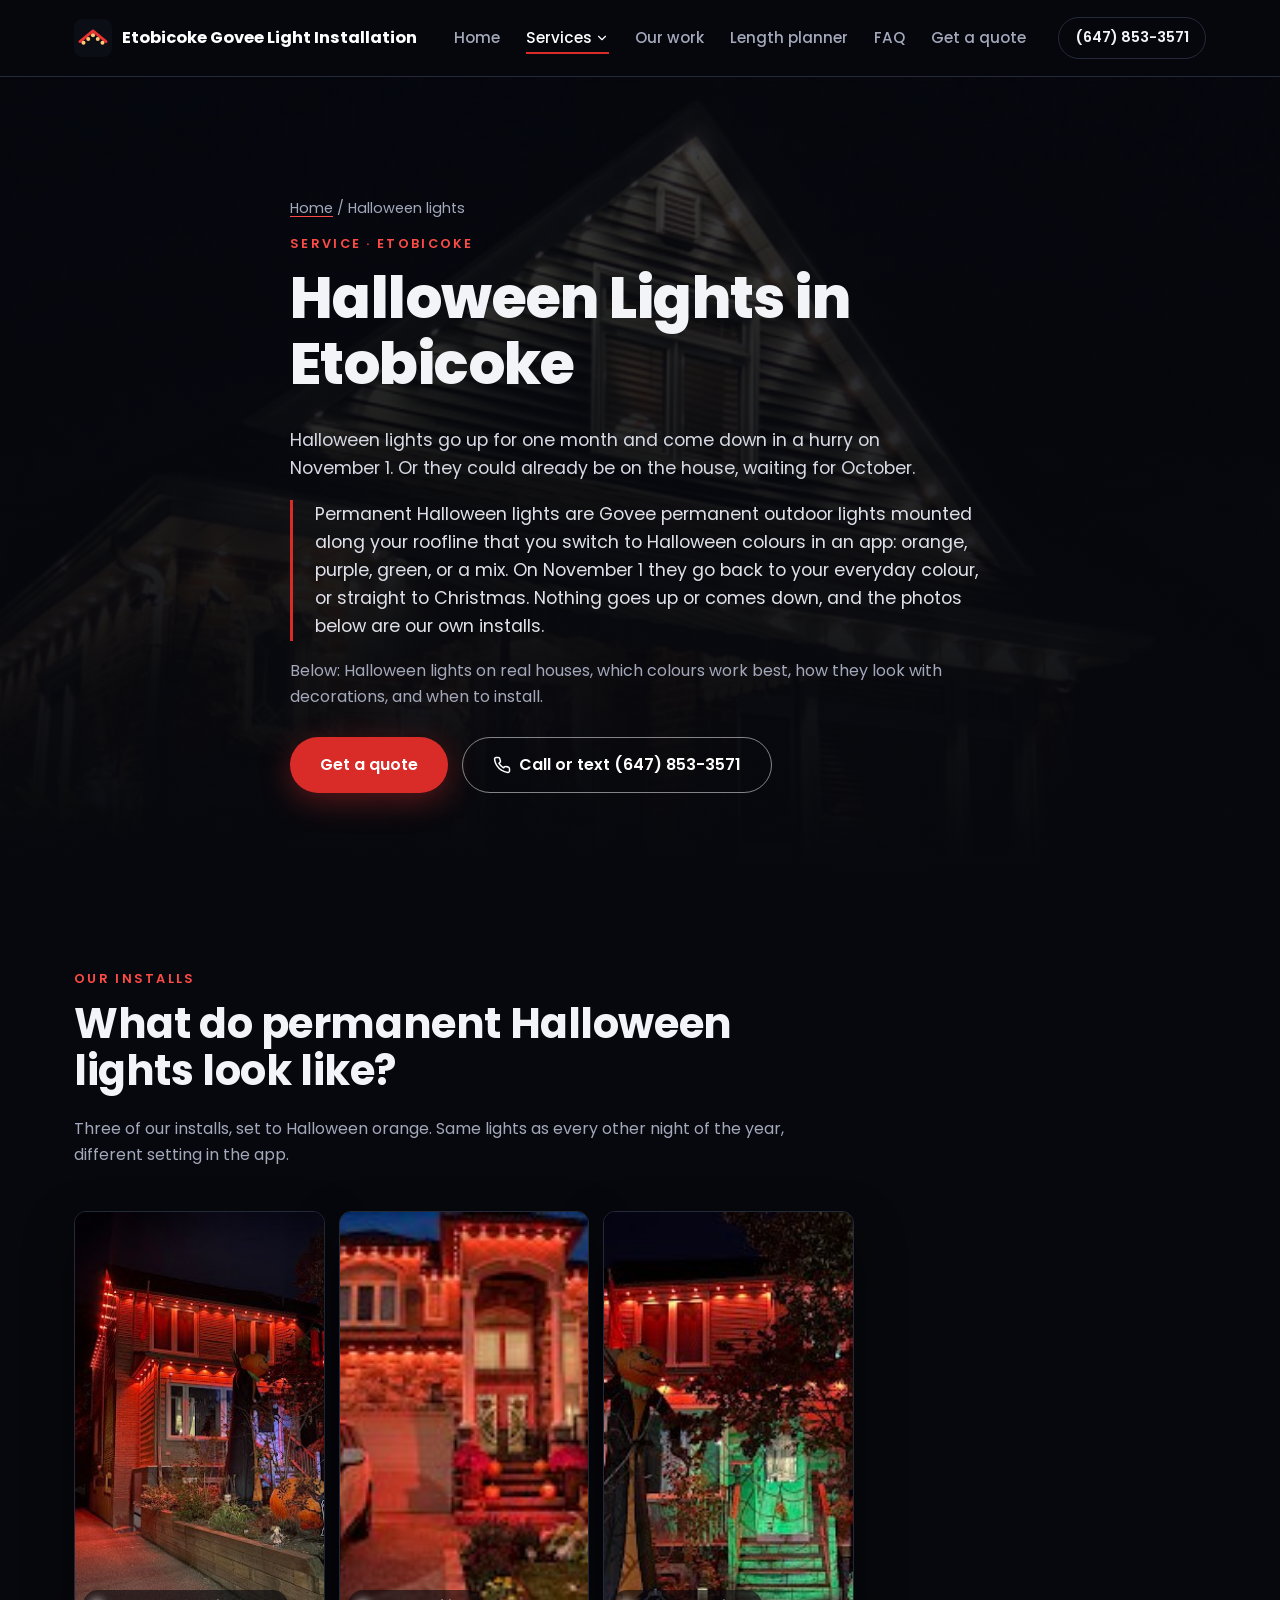
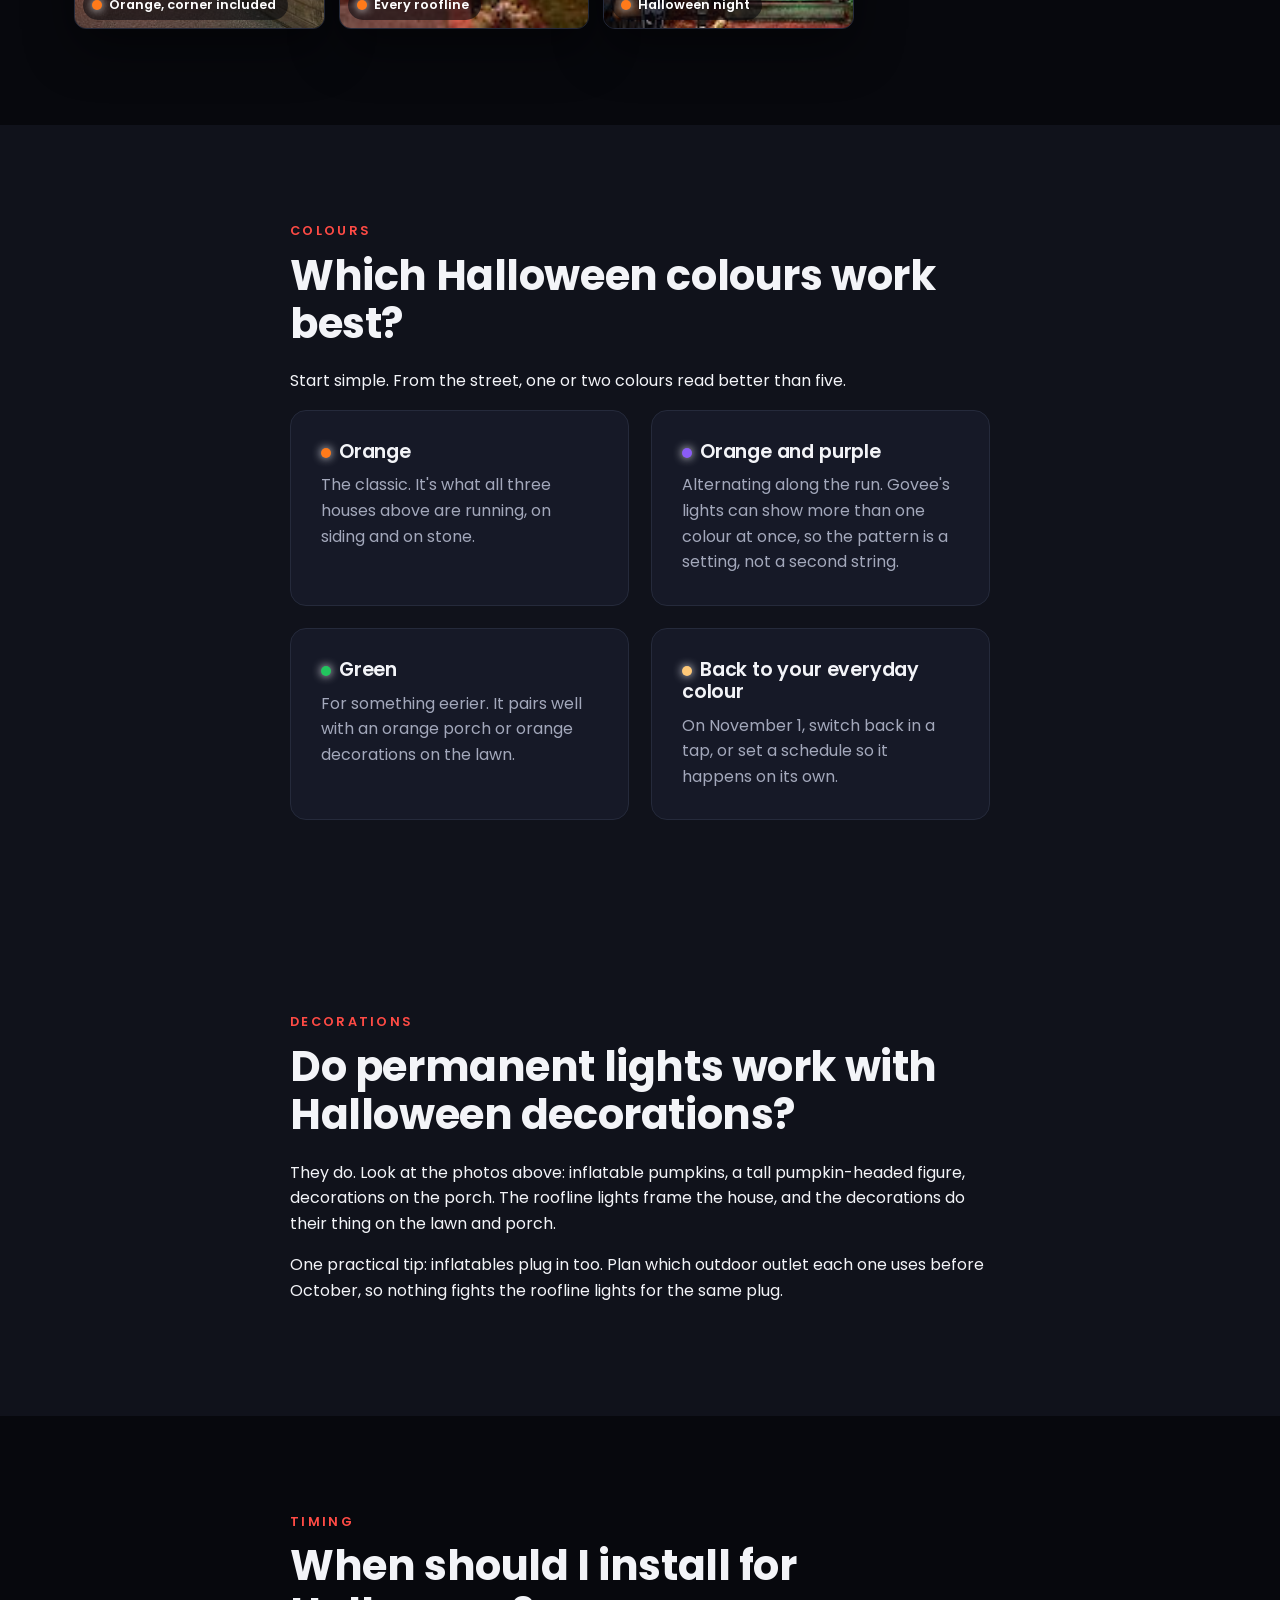
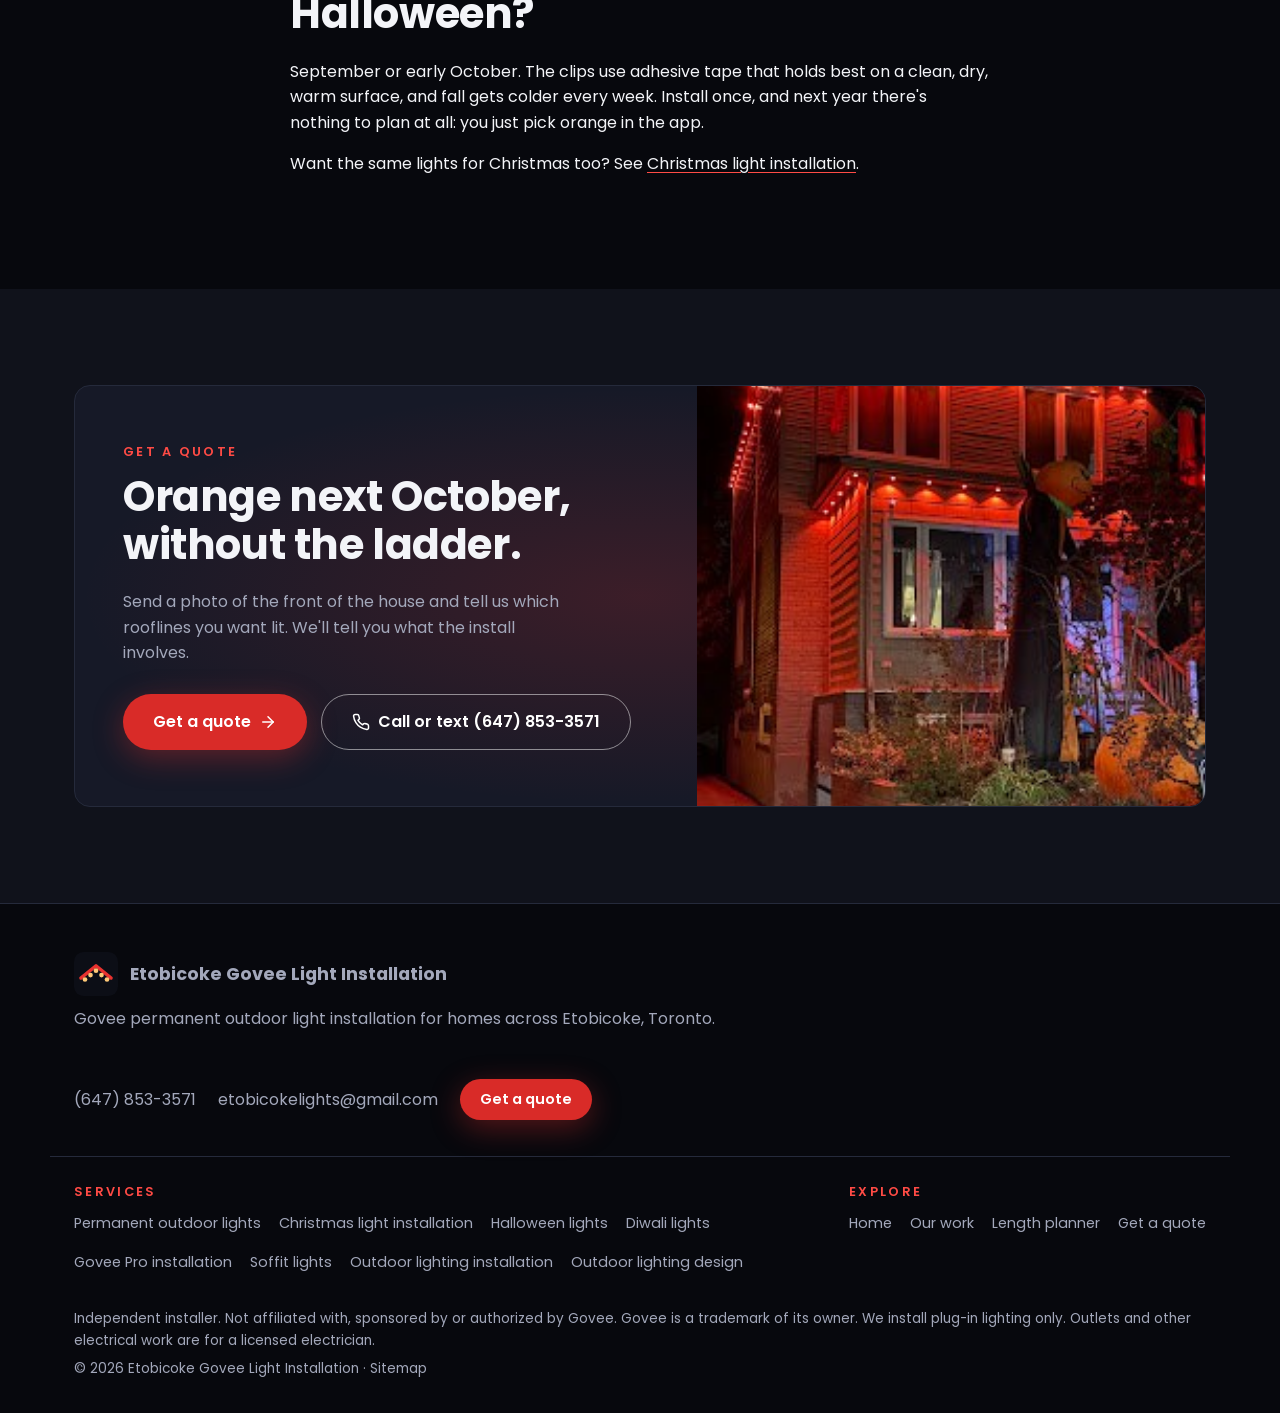
<file: halloween-lights/index.html>
<!doctype html>
<html lang="en-CA">
<head>
<meta charset="utf-8">
<meta name="viewport" content="width=device-width, initial-scale=1">
<title>Halloween Lights Etobicoke | Permanent, Orange on Demand</title>
<meta name="description" content="Permanent Halloween lights for Etobicoke homes: orange, purple or green along the roofline in October, any colour the rest of the year. See our installs.">
<link rel="canonical" href="https://etobicokelights.com/halloween-lights/">
<meta property="og:type" content="website">
<meta property="og:site_name" content="Etobicoke Govee Light Installation">
<meta property="og:title" content="Halloween Lights Etobicoke | Permanent, Orange on Demand">
<meta property="og:description" content="Permanent Halloween lights for Etobicoke homes: orange, purple or green along the roofline in October, any colour the rest of the year. See our installs.">
<meta property="og:url" content="https://etobicokelights.com/halloween-lights/">
<meta property="og:image" content="https://etobicokelights.com/assets/og-image.jpg">
<meta property="og:image:width" content="1200">
<meta property="og:image:height" content="630">
<meta property="og:image:alt" content="Govee light installation in Etobicoke: a brick house at night with warm white lights along the front peak and eaves">
<meta name="twitter:card" content="summary_large_image">
<meta name="theme-color" content="#07080D">
<link rel="icon" href="/assets/favicon.svg" type="image/svg+xml">
<link rel="preload" href="/assets/fonts/poppins-400-latin.woff2" as="font" type="font/woff2" crossorigin>
<link rel="preload" href="/assets/fonts/poppins-800-latin.woff2" as="font" type="font/woff2" crossorigin>
<link rel="stylesheet" href="/assets/site.css?v=c8b95cfa">
<script>document.documentElement.classList.add("js")</script>
<script type="application/ld+json">{"@context": "https://schema.org", "@type": "Service", "name": "Halloween lighting installation", "serviceType": "Halloween lighting installation", "url": "https://etobicokelights.com/halloween-lights/", "description": "Permanent Halloween lights for Etobicoke homes: orange, purple or green along the roofline in October, any colour the rest of the year. See our installs.", "areaServed": {"@type": "Place", "name": "Etobicoke, Toronto, ON"}, "provider": {"@type": "HomeAndConstructionBusiness", "@id": "https://etobicokelights.com/#business", "name": "Etobicoke Govee Light Installation", "url": "https://etobicokelights.com/", "telephone": "+16478533571"}}</script>
<script type="application/ld+json">{"@context": "https://schema.org", "@type": "BreadcrumbList", "itemListElement": [{"@type": "ListItem", "position": 1, "name": "Home", "item": "https://etobicokelights.com/"}, {"@type": "ListItem", "position": 2, "name": "Halloween lights", "item": "https://etobicokelights.com/halloween-lights/"}]}</script>
</head>
<body>
<a class="skip" href="#main">Skip to main content</a>
<!-- Inline SVG icon set (Lucide-style, 2px stroke). Partial: build.py puts it at the top of every page. -->
<svg width="0" height="0" style="position:absolute" aria-hidden="true">
  <defs>
    <symbol id="i-bulb" viewBox="0 0 24 24" fill="none" stroke="currentColor" stroke-width="2" stroke-linecap="round" stroke-linejoin="round"><path d="M9 18h6"/><path d="M10 22h4"/><path d="M12 2a7 7 0 0 0-4 12.7c.6.5 1 1.3 1 2.1V18h6v-1.2c0-.8.4-1.6 1-2.1A7 7 0 0 0 12 2z"/></symbol>
    <symbol id="i-pin" viewBox="0 0 24 24" fill="none" stroke="currentColor" stroke-width="2" stroke-linecap="round" stroke-linejoin="round"><path d="M20 10c0 6-8 12-8 12s-8-6-8-12a8 8 0 0 1 16 0z"/><circle cx="12" cy="10" r="3"/></symbol>
    <symbol id="i-phone" viewBox="0 0 24 24" fill="none" stroke="currentColor" stroke-width="2" stroke-linecap="round" stroke-linejoin="round"><path d="M22 16.9v3a2 2 0 0 1-2.2 2 19.8 19.8 0 0 1-8.6-3.1 19.5 19.5 0 0 1-6-6A19.8 19.8 0 0 1 2.1 4.2 2 2 0 0 1 4.1 2h3a2 2 0 0 1 2 1.7c.1.9.4 1.8.7 2.7a2 2 0 0 1-.5 2.1L8 9.8a16 16 0 0 0 6 6l1.3-1.3a2 2 0 0 1 2.1-.4c.9.3 1.8.6 2.7.7a2 2 0 0 1 1.7 2z"/></symbol>
    <symbol id="i-ladder" viewBox="0 0 24 24" fill="none" stroke="currentColor" stroke-width="2" stroke-linecap="round" stroke-linejoin="round"><path d="M8 2v20"/><path d="M16 2v20"/><path d="M8 6h8"/><path d="M8 11h8"/><path d="M8 16h8"/></symbol>
    <symbol id="i-ruler" viewBox="0 0 24 24" fill="none" stroke="currentColor" stroke-width="2" stroke-linecap="round" stroke-linejoin="round"><path d="M21.3 15.3 8.7 2.7a1 1 0 0 0-1.4 0L2.7 7.3a1 1 0 0 0 0 1.4l12.6 12.6a1 1 0 0 0 1.4 0l4.6-4.6a1 1 0 0 0 0-1.4z"/><path d="m7.5 10.5 2 2"/><path d="m10.5 7.5 2 2"/><path d="m13.5 13.5 2 2"/></symbol>
    <symbol id="i-snow" viewBox="0 0 24 24" fill="none" stroke="currentColor" stroke-width="2" stroke-linecap="round" stroke-linejoin="round"><path d="M12 2v20"/><path d="m4.9 4.9 14.2 14.2"/><path d="M2 12h20"/><path d="m19.1 4.9-14.2 14.2"/></symbol>
    <symbol id="i-plug" viewBox="0 0 24 24" fill="none" stroke="currentColor" stroke-width="2" stroke-linecap="round" stroke-linejoin="round"><path d="M12 22v-5"/><path d="M9 8V2"/><path d="M15 8V2"/><path d="M18 8v5a6 6 0 0 1-12 0V8z"/></symbol>
    <symbol id="i-check" viewBox="0 0 24 24" fill="none" stroke="currentColor" stroke-width="2" stroke-linecap="round" stroke-linejoin="round"><circle cx="12" cy="12" r="10"/><path d="m8 12 3 3 5-6"/></symbol>
    <symbol id="i-plus" viewBox="0 0 24 24" fill="none" stroke="currentColor" stroke-width="2" stroke-linecap="round" stroke-linejoin="round"><path d="M12 5v14"/><path d="M5 12h14"/></symbol>
    <symbol id="i-x" viewBox="0 0 24 24" fill="none" stroke="currentColor" stroke-width="2" stroke-linecap="round" stroke-linejoin="round"><path d="M18 6 6 18"/><path d="m6 6 12 12"/></symbol>
    <symbol id="i-menu" viewBox="0 0 24 24" fill="none" stroke="currentColor" stroke-width="2" stroke-linecap="round" stroke-linejoin="round"><path d="M4 6h16"/><path d="M4 12h16"/><path d="M4 18h16"/></symbol>
    <symbol id="i-chevron" viewBox="0 0 24 24" fill="none" stroke="currentColor" stroke-width="2" stroke-linecap="round" stroke-linejoin="round"><path d="m6 9 6 6 6-6"/></symbol>
    <symbol id="i-arrow" viewBox="0 0 24 24" fill="none" stroke="currentColor" stroke-width="2" stroke-linecap="round" stroke-linejoin="round"><path d="M5 12h14"/><path d="m12 5 7 7-7 7"/></symbol>
    <symbol id="i-roof" viewBox="0 0 24 24" fill="none" stroke="currentColor" stroke-width="2" stroke-linecap="round" stroke-linejoin="round"><path d="m3 12 9-8 9 8"/><path d="M6 15h.01"/><path d="M10 15h.01"/><path d="M14 15h.01"/><path d="M18 15h.01"/></symbol>
    <symbol id="i-eave" viewBox="0 0 24 24" fill="none" stroke="currentColor" stroke-width="2" stroke-linecap="round" stroke-linejoin="round"><path d="M2 8h20"/><path d="M4 8v12"/><path d="M6 12h.01"/><path d="M10 12h.01"/><path d="M14 12h.01"/><path d="M18 12h.01"/></symbol>
    <symbol id="i-palette" viewBox="0 0 24 24" fill="none" stroke="currentColor" stroke-width="2" stroke-linecap="round" stroke-linejoin="round"><path d="M12 22a10 10 0 1 1 10-10c0 2.8-2.2 4-4 4h-2a2 2 0 0 0-1.5 3.3A2 2 0 0 1 12 22z"/><circle cx="7.5" cy="10.5" r="1"/><circle cx="10.5" cy="6.5" r="1"/><circle cx="15.5" cy="7.5" r="1"/></symbol>
  </defs>
</svg>

<header class="site">
  <div class="wrap bar">
    <a class="brand" href="/"><img src="/assets/favicon.svg" alt="" width="38" height="38"><span>Etobicoke Govee Light Installation</span></a>
    <nav class="primary" id="primary-nav" aria-label="Primary"><ul><li><a href="/">Home</a></li><li class="has-sub active"><a href="/#services">Services<svg class="chev" aria-hidden="true"><use href="#i-chevron"/></svg></a><ul class="sub" aria-label="Services"><li><a href="/permanent-outdoor-lights/">Permanent outdoor lights</a></li><li><a href="/christmas-light-installation/">Christmas light installation</a></li><li><a href="/halloween-lights/" aria-current="page">Halloween lights</a></li><li><a href="/diwali-lights/">Diwali lights</a></li><li><a href="/govee-pro-installation/">Govee Pro installation</a></li><li><a href="/soffit-lights/">Soffit lights</a></li><li><a href="/outdoor-lighting-installation/">Outdoor lighting installation</a></li><li><a href="/outdoor-lighting-design/">Outdoor lighting design</a></li></ul></li><li><a href="/#work">Our work</a></li><li><a href="/can-you-cut-govee-permanent-outdoor-lights/">Length planner</a></li><li><a href="/#faq">FAQ</a></li><li><a href="/contact/">Get a quote</a></li></ul></nav>
    <div class="bar-actions">
      <a class="header-phone" href="tel:+16478533571">(647) 853-3571</a>
      <button class="menu-btn" type="button" aria-expanded="false" aria-controls="primary-nav" aria-label="Menu"><svg aria-hidden="true"><use href="#i-menu"/></svg></button>
    </div>
  </div>
</header>

<main id="main">
  <section class="page-head theme-dark" aria-labelledby="page-title">
    <div class="wrap narrow">
      <nav class="crumbs" aria-label="Breadcrumb"><a href="/">Home</a> / <span aria-current="page">Halloween lights</span></nav>
      <p class="eyebrow">Service · Etobicoke</p>
      <h1 id="page-title">Halloween Lights in Etobicoke</h1>
      <p class="lead">Halloween lights go up for one month and come down in a hurry on November 1. Or they could already be on the house, waiting for October.</p>
      <p class="answer" style="margin-top:var(--space-6)">Permanent Halloween lights are Govee permanent outdoor lights mounted along your roofline that you switch to Halloween colours in an app: orange, purple, green, or a mix. On November 1 they go back to your everyday colour, or straight to Christmas. Nothing goes up or comes down, and the photos below are our own installs.</p>
      <p class="muted">Below: Halloween lights on real houses, which colours work best, how they look with decorations, and when to install.</p>
      <div class="actions">
        <a class="btn btn-primary" href="/contact/">Get a quote</a>
        <a class="btn btn-ghost" href="tel:+16478533571"><svg aria-hidden="true"><use href="#i-phone"/></svg>Call or text (647) 853-3571</a>
      </div>
    </div>
  </section>

  <section class="theme-light" aria-labelledby="look-title">
    <div class="wrap">
      <div class="section-head">
        <p class="eyebrow">Our installs</p>
        <h2 id="look-title">What do permanent Halloween lights look like?</h2>
        <p>Three of our installs, set to Halloween orange. Same lights as every other night of the year, different setting in the app.</p>
      </div>
      <div class="scene-shots">
        <figure><img src="/assets/img/jobs/orange-roofline-corners.jpg" alt="House at night with orange permanent lights along the roofline and down a corner for Halloween, one of our installs" width="243" height="406" loading="lazy"><figcaption><span class="swatch" style="background:#FF7A1A"></span>Orange, corner included</figcaption></figure>
        <figure><img src="/assets/img/jobs/halloween-stone-house.jpg" alt="Stone house at night with orange lights on every roofline and Halloween pumpkins on the lawn, one of our installs" width="243" height="146" loading="lazy"><figcaption><span class="swatch" style="background:#FF7A1A"></span>Every roofline</figcaption></figure>
        <figure><img src="/assets/img/jobs/orange-green-porch.jpg" alt="House at night with orange roofline lights and Halloween decorations, one of our installs" width="243" height="244" loading="lazy"><figcaption><span class="swatch" style="background:#FF7A1A"></span>Halloween night</figcaption></figure>
      </div>
    </div>
  </section>

  <section class="theme-cream" aria-labelledby="colours-title">
    <div class="wrap narrow">
      <p class="eyebrow">Colours</p>
      <h2 id="colours-title">Which Halloween colours work best?</h2>
      <p>Start simple. From the street, one or two colours read better than five.</p>
      <div class="grid-2">
        <div class="card">
          <h3><span class="swatch" style="background:#FF7A1A;display:inline-block;margin-right:8px"></span>Orange</h3>
          <p>The classic. It's what all three houses above are running, on siding and on stone.</p>
        </div>
        <div class="card">
          <h3><span class="swatch" style="background:#8B5CF6;display:inline-block;margin-right:8px"></span>Orange and purple</h3>
          <p>Alternating along the run. Govee's lights can show more than one colour at once, so the pattern is a setting, not a second string.</p>
        </div>
        <div class="card">
          <h3><span class="swatch" style="background:#22C55E;display:inline-block;margin-right:8px"></span>Green</h3>
          <p>For something eerier. It pairs well with an orange porch or orange decorations on the lawn.</p>
        </div>
        <div class="card">
          <h3><span class="swatch" style="background:#FFC978;display:inline-block;margin-right:8px"></span>Back to your everyday colour</h3>
          <p>On November 1, switch back in a tap, or set a schedule so it happens on its own.</p>
        </div>
      </div>
    </div>
  </section>

  <section class="theme-dark" aria-labelledby="decor-title">
    <div class="wrap narrow">
      <p class="eyebrow">Decorations</p>
      <h2 id="decor-title">Do permanent lights work with Halloween decorations?</h2>
      <p>They do. Look at the photos above: inflatable pumpkins, a tall pumpkin-headed figure, decorations on the porch. The roofline lights frame the house, and the decorations do their thing on the lawn and porch.</p>
      <p>One practical tip: inflatables plug in too. Plan which outdoor outlet each one uses before October, so nothing fights the roofline lights for the same plug.</p>
    </div>
  </section>

  <section class="theme-light" aria-labelledby="when-title">
    <div class="wrap narrow">
      <p class="eyebrow">Timing</p>
      <h2 id="when-title">When should I install for Halloween?</h2>
      <p>September or early October. The clips use adhesive tape that holds best on a clean, dry, warm surface, and fall gets colder every week. Install once, and next year there's nothing to plan at all: you just pick orange in the app.</p>
      <p>Want the same lights for Christmas too? See <a href="/christmas-light-installation/">Christmas light installation</a>.</p>
    </div>
  </section>

  <section class="theme-cream" aria-labelledby="cta-title">
    <div class="wrap">
      <div class="cta-photo">
        <div class="cta-copy">
          <p class="eyebrow">Get a quote</p>
          <h2 id="cta-title">Orange next October, without the ladder.</h2>
          <p>Send a photo of the front of the house and tell us which rooflines you want lit. We'll tell you what the install involves.</p>
          <div class="actions">
            <a class="btn btn-primary" href="/contact/">Get a quote<svg aria-hidden="true"><use href="#i-arrow"/></svg></a>
            <a class="btn btn-ghost" href="tel:+16478533571"><svg aria-hidden="true"><use href="#i-phone"/></svg>Call or text (647) 853-3571</a>
          </div>
        </div>
        <div class="cta-media"><img src="/assets/img/jobs/orange-roofline-corners.jpg" alt="House at night with orange Halloween lights along the roofline, one of our installs" width="243" height="406" loading="lazy"></div>
      </div>
    </div>
  </section>
</main>

<footer class="site">
  <div class="wrap footer-inner">
    <div>
      <a class="foot-brand" href="/"><img src="/assets/favicon.svg" alt="" width="44" height="44">Etobicoke Govee Light Installation</a>
      <p class="muted">Govee permanent outdoor light installation for homes across Etobicoke, Toronto.</p>
    </div>
    <div class="footer-links">
      <a href="tel:+16478533571">(647) 853-3571</a>
      <a href="mailto:etobicokelights@gmail.com">etobicokelights@gmail.com</a>
      
      <a href="/contact/" class="btn btn-small">Get a quote</a>
    </div>
  </div>
  <div class="wrap foot-nav">
    <nav aria-label="Services"><h2>Services</h2><ul><li><a href="/permanent-outdoor-lights/">Permanent outdoor lights</a></li><li><a href="/christmas-light-installation/">Christmas light installation</a></li><li><a href="/halloween-lights/">Halloween lights</a></li><li><a href="/diwali-lights/">Diwali lights</a></li><li><a href="/govee-pro-installation/">Govee Pro installation</a></li><li><a href="/soffit-lights/">Soffit lights</a></li><li><a href="/outdoor-lighting-installation/">Outdoor lighting installation</a></li><li><a href="/outdoor-lighting-design/">Outdoor lighting design</a></li></ul></nav>
    <nav aria-label="Footer"><h2>Explore</h2><ul><li><a href="/">Home</a></li><li><a href="/#work">Our work</a></li><li><a href="/can-you-cut-govee-permanent-outdoor-lights/">Length planner</a></li><li><a href="/contact/">Get a quote</a></li></ul></nav>
  </div>
  <div class="wrap copyright">
    <p>Independent installer. Not affiliated with, sponsored by or authorized by Govee. Govee is a trademark of its owner. We install plug-in lighting only. Outlets and other electrical work are for a licensed electrician.</p>
    <p>&copy; 2026 Etobicoke Govee Light Installation · <a href="/sitemap/">Sitemap</a></p>
  </div>
</footer>
<script src="/assets/site.js?v=c8b95cfa" defer></script>
</body>
</html>
</file>
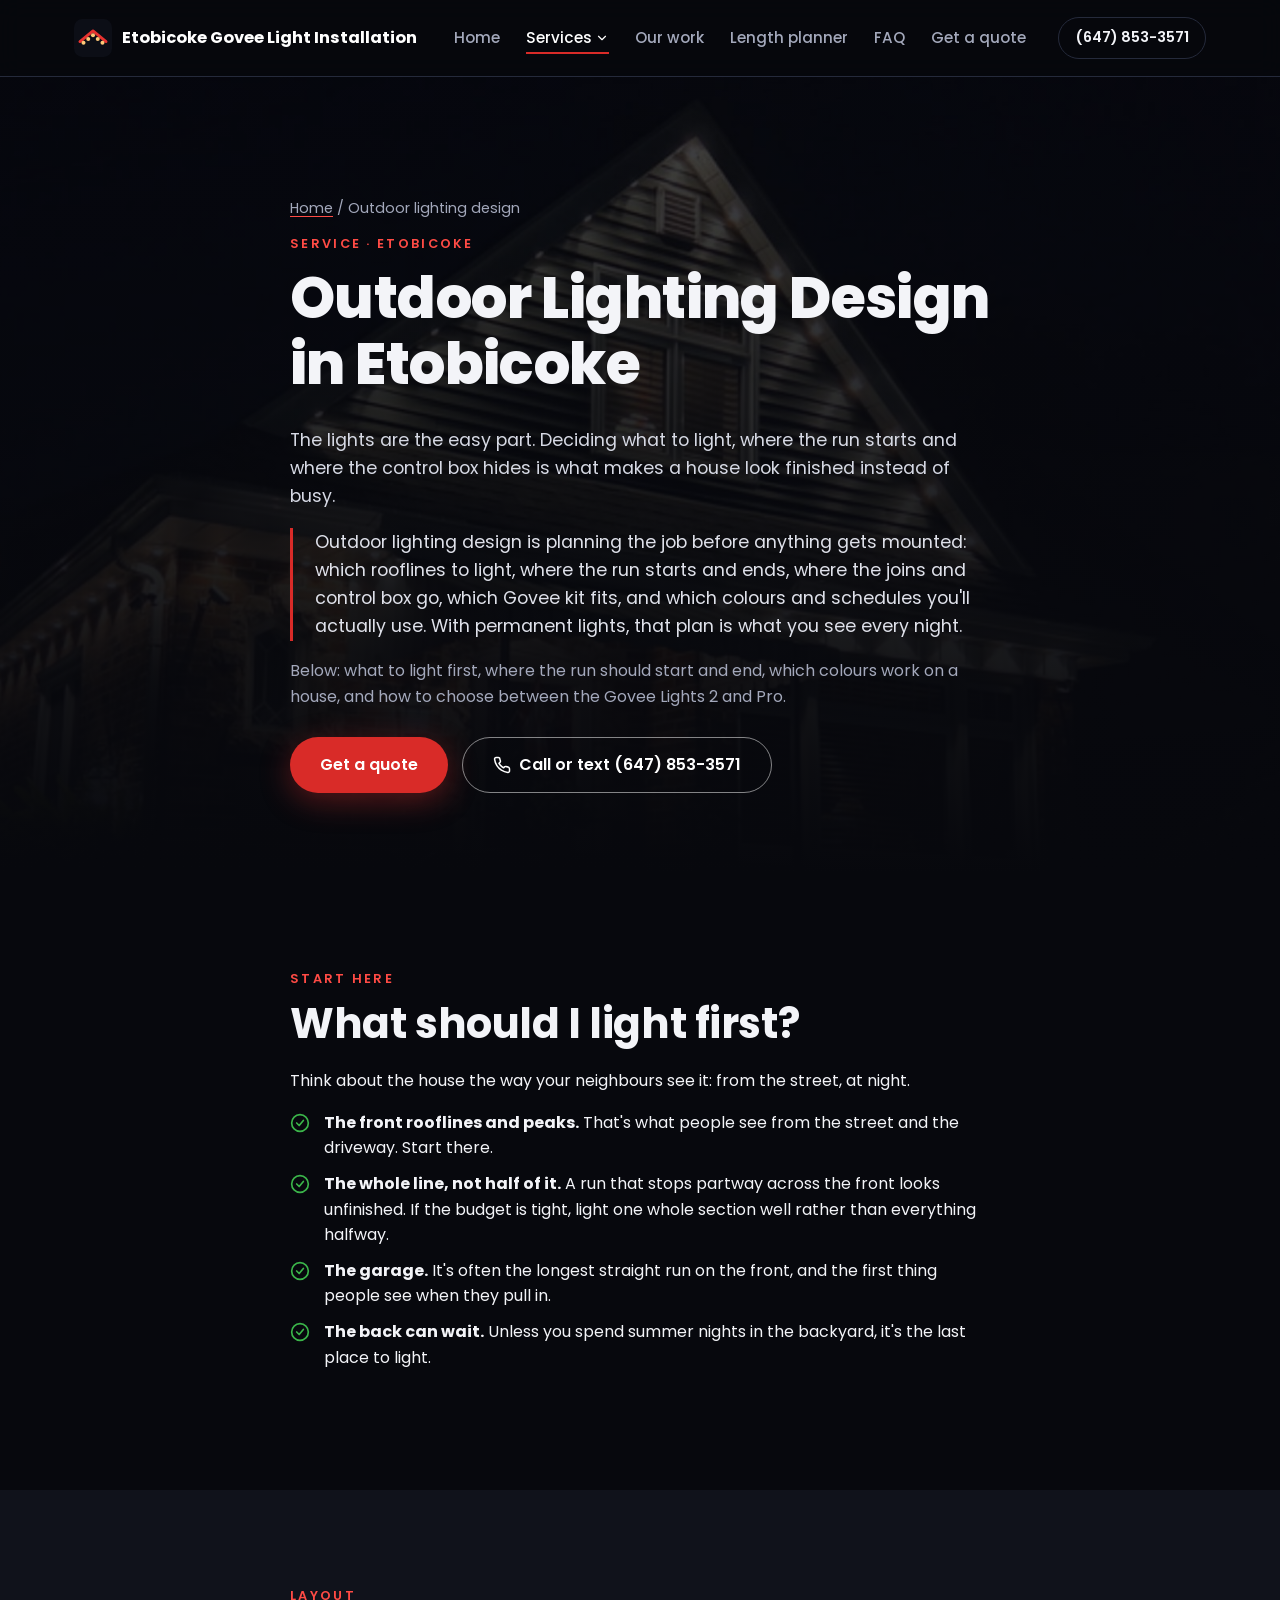
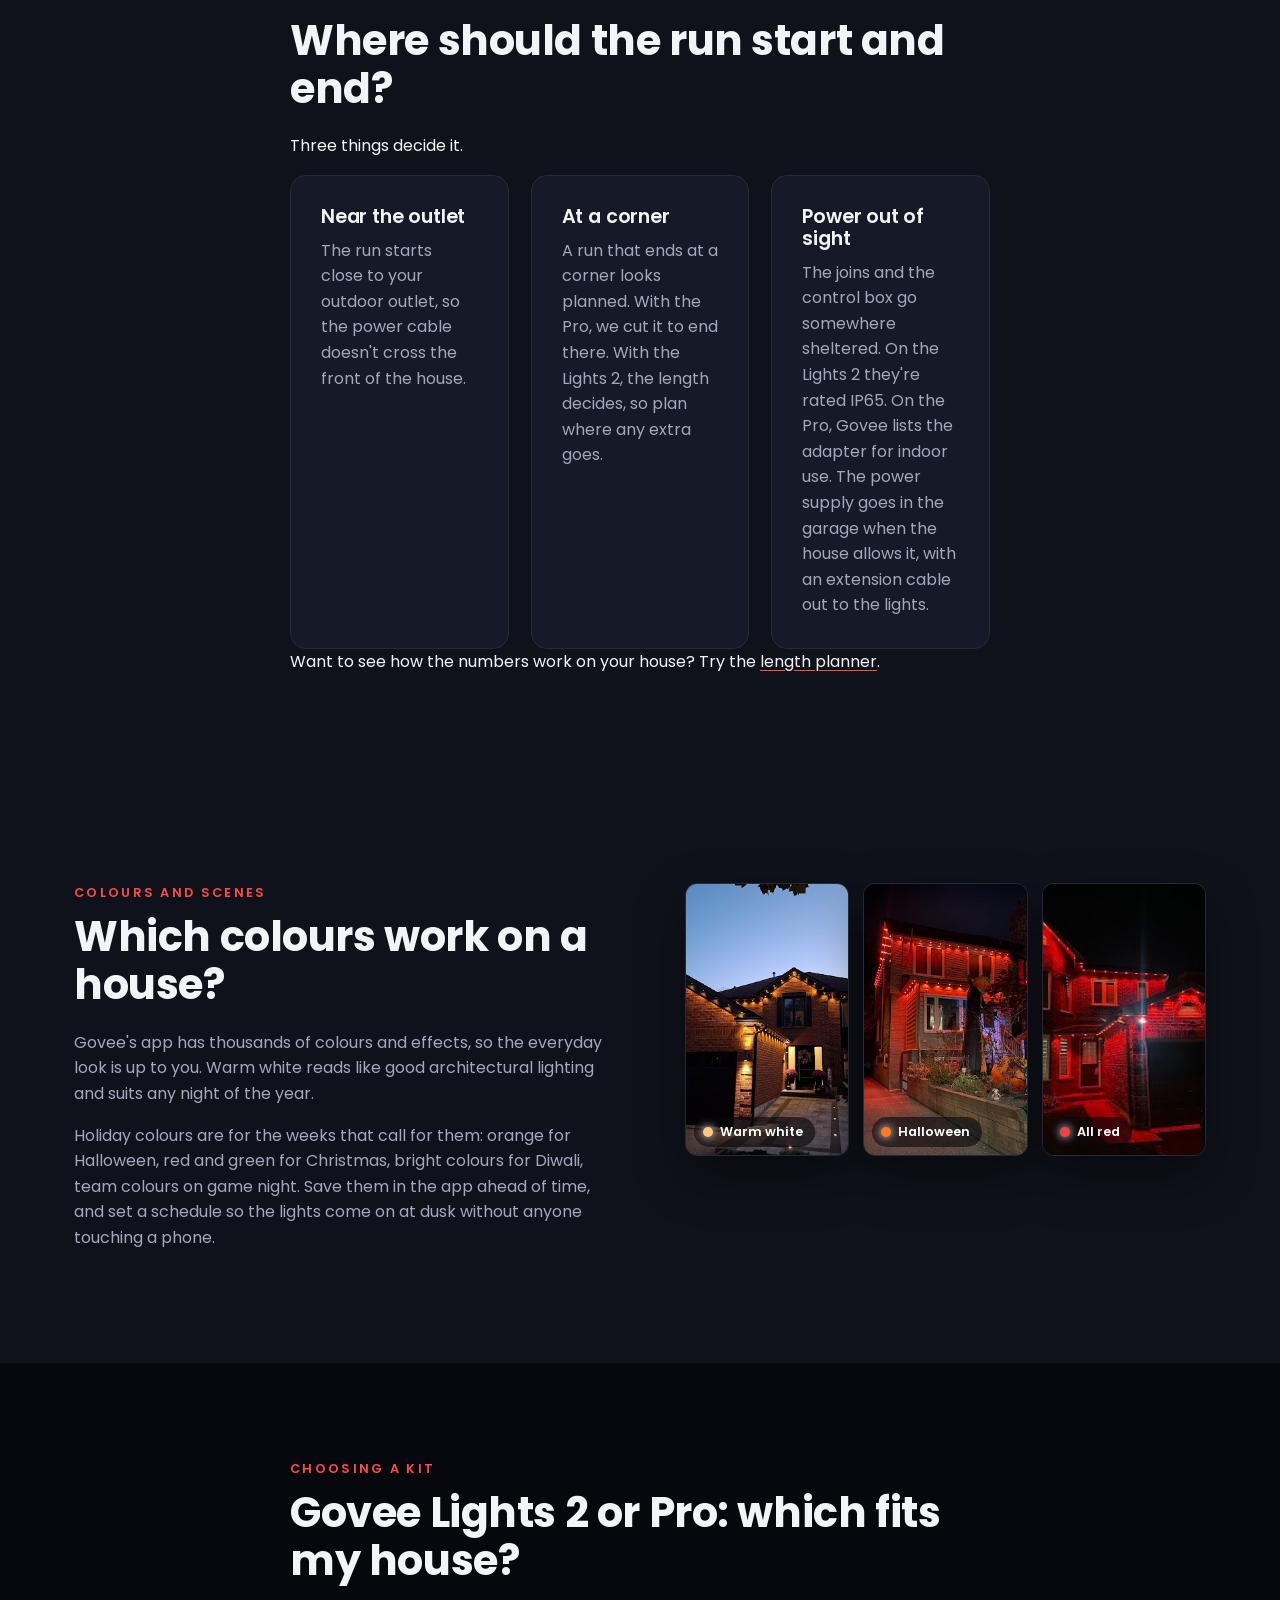
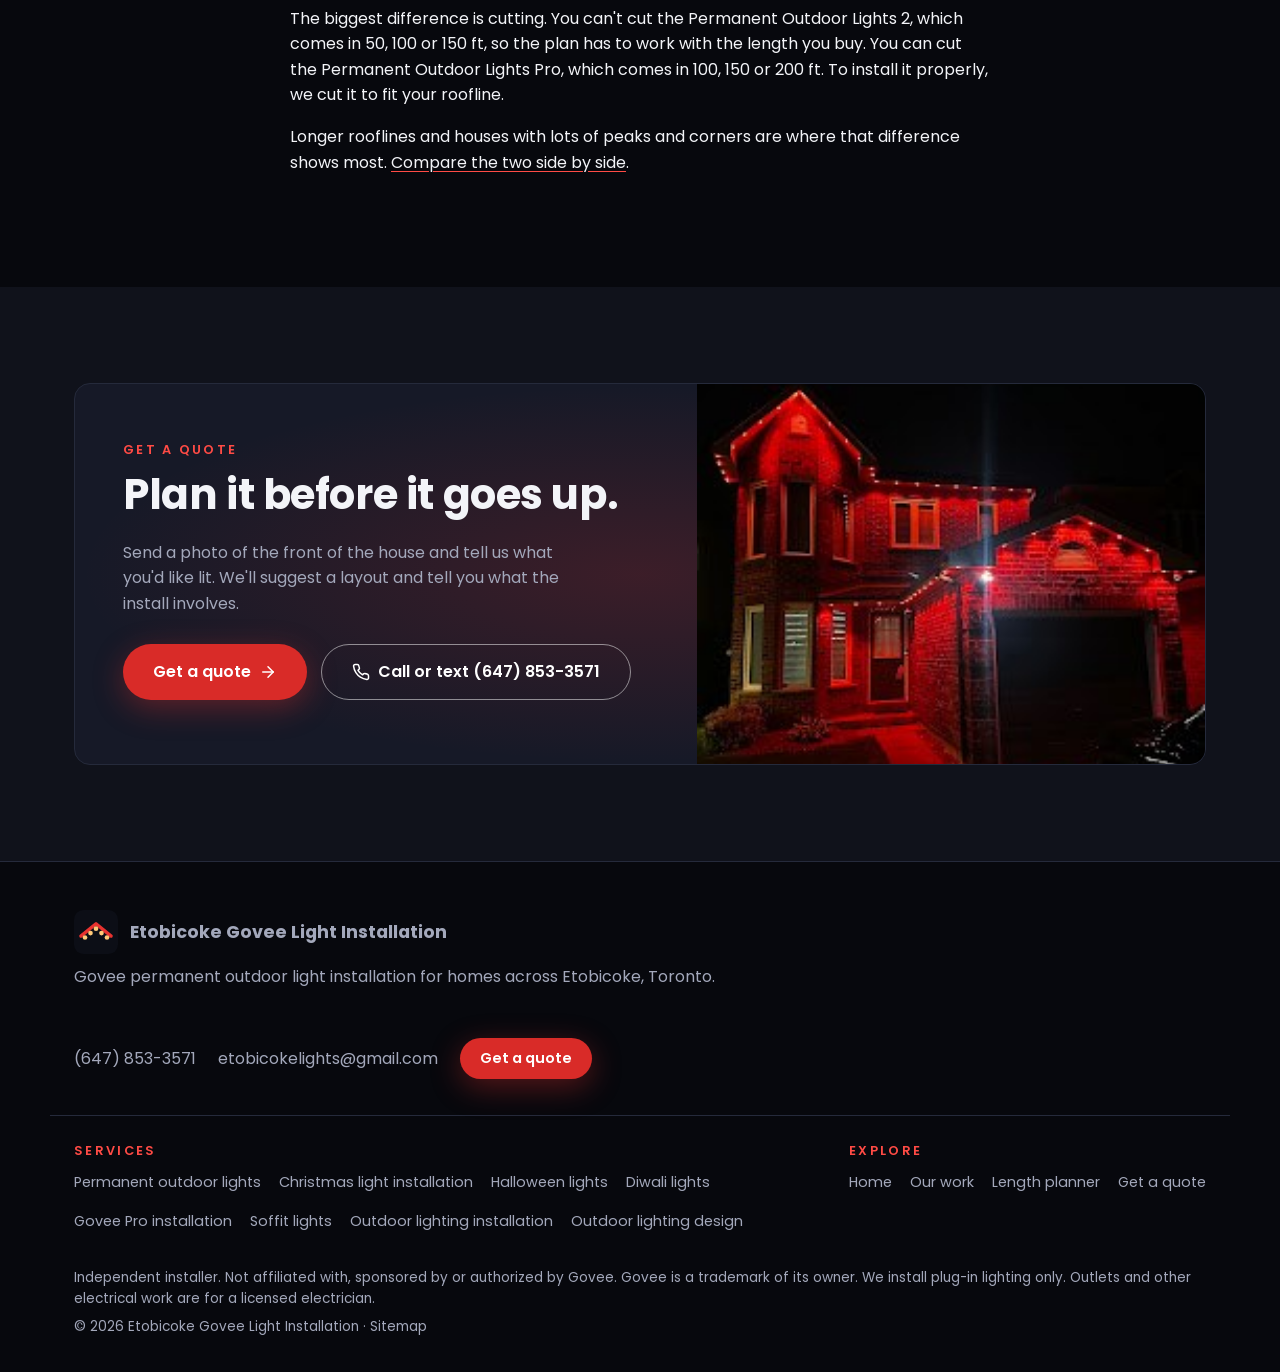
<file: outdoor-lighting-design/index.html>
<!doctype html>
<html lang="en-CA">
<head>
<meta charset="utf-8">
<meta name="viewport" content="width=device-width, initial-scale=1">
<title>Outdoor Lighting Design Etobicoke | Layout and Scenes</title>
<meta name="description" content="Outdoor lighting design for Etobicoke homes: what to light, where the run starts and ends, Govee Lights 2 or Pro, and the colours you&#x27;ll use all year.">
<link rel="canonical" href="https://etobicokelights.com/outdoor-lighting-design/">
<meta property="og:type" content="website">
<meta property="og:site_name" content="Etobicoke Govee Light Installation">
<meta property="og:title" content="Outdoor Lighting Design Etobicoke | Layout and Scenes">
<meta property="og:description" content="Outdoor lighting design for Etobicoke homes: what to light, where the run starts and ends, Govee Lights 2 or Pro, and the colours you&#x27;ll use all year.">
<meta property="og:url" content="https://etobicokelights.com/outdoor-lighting-design/">
<meta property="og:image" content="https://etobicokelights.com/assets/og-image.jpg">
<meta property="og:image:width" content="1200">
<meta property="og:image:height" content="630">
<meta property="og:image:alt" content="Govee light installation in Etobicoke: a brick house at night with warm white lights along the front peak and eaves">
<meta name="twitter:card" content="summary_large_image">
<meta name="theme-color" content="#07080D">
<link rel="icon" href="/assets/favicon.svg" type="image/svg+xml">
<link rel="preload" href="/assets/fonts/poppins-400-latin.woff2" as="font" type="font/woff2" crossorigin>
<link rel="preload" href="/assets/fonts/poppins-800-latin.woff2" as="font" type="font/woff2" crossorigin>
<link rel="stylesheet" href="/assets/site.css?v=c8b95cfa">
<script>document.documentElement.classList.add("js")</script>
<script type="application/ld+json">{"@context": "https://schema.org", "@type": "Service", "name": "Lighting design", "serviceType": "Lighting design", "url": "https://etobicokelights.com/outdoor-lighting-design/", "description": "Outdoor lighting design for Etobicoke homes: what to light, where the run starts and ends, Govee Lights 2 or Pro, and the colours you'll use all year.", "areaServed": {"@type": "Place", "name": "Etobicoke, Toronto, ON"}, "provider": {"@type": "HomeAndConstructionBusiness", "@id": "https://etobicokelights.com/#business", "name": "Etobicoke Govee Light Installation", "url": "https://etobicokelights.com/", "telephone": "+16478533571"}}</script>
<script type="application/ld+json">{"@context": "https://schema.org", "@type": "BreadcrumbList", "itemListElement": [{"@type": "ListItem", "position": 1, "name": "Home", "item": "https://etobicokelights.com/"}, {"@type": "ListItem", "position": 2, "name": "Outdoor lighting design", "item": "https://etobicokelights.com/outdoor-lighting-design/"}]}</script>
</head>
<body>
<a class="skip" href="#main">Skip to main content</a>
<!-- Inline SVG icon set (Lucide-style, 2px stroke). Partial: build.py puts it at the top of every page. -->
<svg width="0" height="0" style="position:absolute" aria-hidden="true">
  <defs>
    <symbol id="i-bulb" viewBox="0 0 24 24" fill="none" stroke="currentColor" stroke-width="2" stroke-linecap="round" stroke-linejoin="round"><path d="M9 18h6"/><path d="M10 22h4"/><path d="M12 2a7 7 0 0 0-4 12.7c.6.5 1 1.3 1 2.1V18h6v-1.2c0-.8.4-1.6 1-2.1A7 7 0 0 0 12 2z"/></symbol>
    <symbol id="i-pin" viewBox="0 0 24 24" fill="none" stroke="currentColor" stroke-width="2" stroke-linecap="round" stroke-linejoin="round"><path d="M20 10c0 6-8 12-8 12s-8-6-8-12a8 8 0 0 1 16 0z"/><circle cx="12" cy="10" r="3"/></symbol>
    <symbol id="i-phone" viewBox="0 0 24 24" fill="none" stroke="currentColor" stroke-width="2" stroke-linecap="round" stroke-linejoin="round"><path d="M22 16.9v3a2 2 0 0 1-2.2 2 19.8 19.8 0 0 1-8.6-3.1 19.5 19.5 0 0 1-6-6A19.8 19.8 0 0 1 2.1 4.2 2 2 0 0 1 4.1 2h3a2 2 0 0 1 2 1.7c.1.9.4 1.8.7 2.7a2 2 0 0 1-.5 2.1L8 9.8a16 16 0 0 0 6 6l1.3-1.3a2 2 0 0 1 2.1-.4c.9.3 1.8.6 2.7.7a2 2 0 0 1 1.7 2z"/></symbol>
    <symbol id="i-ladder" viewBox="0 0 24 24" fill="none" stroke="currentColor" stroke-width="2" stroke-linecap="round" stroke-linejoin="round"><path d="M8 2v20"/><path d="M16 2v20"/><path d="M8 6h8"/><path d="M8 11h8"/><path d="M8 16h8"/></symbol>
    <symbol id="i-ruler" viewBox="0 0 24 24" fill="none" stroke="currentColor" stroke-width="2" stroke-linecap="round" stroke-linejoin="round"><path d="M21.3 15.3 8.7 2.7a1 1 0 0 0-1.4 0L2.7 7.3a1 1 0 0 0 0 1.4l12.6 12.6a1 1 0 0 0 1.4 0l4.6-4.6a1 1 0 0 0 0-1.4z"/><path d="m7.5 10.5 2 2"/><path d="m10.5 7.5 2 2"/><path d="m13.5 13.5 2 2"/></symbol>
    <symbol id="i-snow" viewBox="0 0 24 24" fill="none" stroke="currentColor" stroke-width="2" stroke-linecap="round" stroke-linejoin="round"><path d="M12 2v20"/><path d="m4.9 4.9 14.2 14.2"/><path d="M2 12h20"/><path d="m19.1 4.9-14.2 14.2"/></symbol>
    <symbol id="i-plug" viewBox="0 0 24 24" fill="none" stroke="currentColor" stroke-width="2" stroke-linecap="round" stroke-linejoin="round"><path d="M12 22v-5"/><path d="M9 8V2"/><path d="M15 8V2"/><path d="M18 8v5a6 6 0 0 1-12 0V8z"/></symbol>
    <symbol id="i-check" viewBox="0 0 24 24" fill="none" stroke="currentColor" stroke-width="2" stroke-linecap="round" stroke-linejoin="round"><circle cx="12" cy="12" r="10"/><path d="m8 12 3 3 5-6"/></symbol>
    <symbol id="i-plus" viewBox="0 0 24 24" fill="none" stroke="currentColor" stroke-width="2" stroke-linecap="round" stroke-linejoin="round"><path d="M12 5v14"/><path d="M5 12h14"/></symbol>
    <symbol id="i-x" viewBox="0 0 24 24" fill="none" stroke="currentColor" stroke-width="2" stroke-linecap="round" stroke-linejoin="round"><path d="M18 6 6 18"/><path d="m6 6 12 12"/></symbol>
    <symbol id="i-menu" viewBox="0 0 24 24" fill="none" stroke="currentColor" stroke-width="2" stroke-linecap="round" stroke-linejoin="round"><path d="M4 6h16"/><path d="M4 12h16"/><path d="M4 18h16"/></symbol>
    <symbol id="i-chevron" viewBox="0 0 24 24" fill="none" stroke="currentColor" stroke-width="2" stroke-linecap="round" stroke-linejoin="round"><path d="m6 9 6 6 6-6"/></symbol>
    <symbol id="i-arrow" viewBox="0 0 24 24" fill="none" stroke="currentColor" stroke-width="2" stroke-linecap="round" stroke-linejoin="round"><path d="M5 12h14"/><path d="m12 5 7 7-7 7"/></symbol>
    <symbol id="i-roof" viewBox="0 0 24 24" fill="none" stroke="currentColor" stroke-width="2" stroke-linecap="round" stroke-linejoin="round"><path d="m3 12 9-8 9 8"/><path d="M6 15h.01"/><path d="M10 15h.01"/><path d="M14 15h.01"/><path d="M18 15h.01"/></symbol>
    <symbol id="i-eave" viewBox="0 0 24 24" fill="none" stroke="currentColor" stroke-width="2" stroke-linecap="round" stroke-linejoin="round"><path d="M2 8h20"/><path d="M4 8v12"/><path d="M6 12h.01"/><path d="M10 12h.01"/><path d="M14 12h.01"/><path d="M18 12h.01"/></symbol>
    <symbol id="i-palette" viewBox="0 0 24 24" fill="none" stroke="currentColor" stroke-width="2" stroke-linecap="round" stroke-linejoin="round"><path d="M12 22a10 10 0 1 1 10-10c0 2.8-2.2 4-4 4h-2a2 2 0 0 0-1.5 3.3A2 2 0 0 1 12 22z"/><circle cx="7.5" cy="10.5" r="1"/><circle cx="10.5" cy="6.5" r="1"/><circle cx="15.5" cy="7.5" r="1"/></symbol>
  </defs>
</svg>

<header class="site">
  <div class="wrap bar">
    <a class="brand" href="/"><img src="/assets/favicon.svg" alt="" width="38" height="38"><span>Etobicoke Govee Light Installation</span></a>
    <nav class="primary" id="primary-nav" aria-label="Primary"><ul><li><a href="/">Home</a></li><li class="has-sub active"><a href="/#services">Services<svg class="chev" aria-hidden="true"><use href="#i-chevron"/></svg></a><ul class="sub" aria-label="Services"><li><a href="/permanent-outdoor-lights/">Permanent outdoor lights</a></li><li><a href="/christmas-light-installation/">Christmas light installation</a></li><li><a href="/halloween-lights/">Halloween lights</a></li><li><a href="/diwali-lights/">Diwali lights</a></li><li><a href="/govee-pro-installation/">Govee Pro installation</a></li><li><a href="/soffit-lights/">Soffit lights</a></li><li><a href="/outdoor-lighting-installation/">Outdoor lighting installation</a></li><li><a href="/outdoor-lighting-design/" aria-current="page">Outdoor lighting design</a></li></ul></li><li><a href="/#work">Our work</a></li><li><a href="/can-you-cut-govee-permanent-outdoor-lights/">Length planner</a></li><li><a href="/#faq">FAQ</a></li><li><a href="/contact/">Get a quote</a></li></ul></nav>
    <div class="bar-actions">
      <a class="header-phone" href="tel:+16478533571">(647) 853-3571</a>
      <button class="menu-btn" type="button" aria-expanded="false" aria-controls="primary-nav" aria-label="Menu"><svg aria-hidden="true"><use href="#i-menu"/></svg></button>
    </div>
  </div>
</header>

<main id="main">
  <section class="page-head theme-dark" aria-labelledby="page-title">
    <div class="wrap narrow">
      <nav class="crumbs" aria-label="Breadcrumb"><a href="/">Home</a> / <span aria-current="page">Outdoor lighting design</span></nav>
      <p class="eyebrow">Service · Etobicoke</p>
      <h1 id="page-title">Outdoor Lighting Design in Etobicoke</h1>
      <p class="lead">The lights are the easy part. Deciding what to light, where the run starts and where the control box hides is what makes a house look finished instead of busy.</p>
      <p class="answer" style="margin-top:var(--space-6)">Outdoor lighting design is planning the job before anything gets mounted: which rooflines to light, where the run starts and ends, where the joins and control box go, which Govee kit fits, and which colours and schedules you'll actually use. With permanent lights, that plan is what you see every night.</p>
      <p class="muted">Below: what to light first, where the run should start and end, which colours work on a house, and how to choose between the Govee Lights 2 and Pro.</p>
      <div class="actions">
        <a class="btn btn-primary" href="/contact/">Get a quote</a>
        <a class="btn btn-ghost" href="tel:+16478533571"><svg aria-hidden="true"><use href="#i-phone"/></svg>Call or text (647) 853-3571</a>
      </div>
    </div>
  </section>

  <section class="theme-light" aria-labelledby="first-title">
    <div class="wrap narrow">
      <p class="eyebrow">Start here</p>
      <h2 id="first-title">What should I light first?</h2>
      <p>Think about the house the way your neighbours see it: from the street, at night.</p>
      <ul class="checks">
        <li><svg aria-hidden="true"><use href="#i-check"/></svg><span><strong>The front rooflines and peaks.</strong> That's what people see from the street and the driveway. Start there.</span></li>
        <li><svg aria-hidden="true"><use href="#i-check"/></svg><span><strong>The whole line, not half of it.</strong> A run that stops partway across the front looks unfinished. If the budget is tight, light one whole section well rather than everything halfway.</span></li>
        <li><svg aria-hidden="true"><use href="#i-check"/></svg><span><strong>The garage.</strong> It's often the longest straight run on the front, and the first thing people see when they pull in.</span></li>
        <li><svg aria-hidden="true"><use href="#i-check"/></svg><span><strong>The back can wait.</strong> Unless you spend summer nights in the backyard, it's the last place to light.</span></li>
      </ul>
    </div>
  </section>

  <section class="theme-cream" aria-labelledby="run-title">
    <div class="wrap narrow">
      <p class="eyebrow">Layout</p>
      <h2 id="run-title">Where should the run start and end?</h2>
      <p>Three things decide it.</p>
      <div class="grid-3">
        <div class="card">
          <h3>Near the outlet</h3>
          <p>The run starts close to your outdoor outlet, so the power cable doesn't cross the front of the house.</p>
        </div>
        <div class="card">
          <h3>At a corner</h3>
          <p>A run that ends at a corner looks planned. With the Pro, we cut it to end there. With the Lights 2, the length decides, so plan where any extra goes.</p>
        </div>
        <div class="card">
          <h3>Power out of sight</h3>
          <p>The joins and the control box go somewhere sheltered. On the Lights 2 they're rated IP65. On the Pro, Govee lists the adapter for indoor use. The power supply goes in the garage when the house allows it, with an extension cable out to the lights.</p>
        </div>
      </div>
      <p style="margin-top:var(--space-3)">Want to see how the numbers work on your house? Try the <a href="/can-you-cut-govee-permanent-outdoor-lights/#planner">length planner</a>.</p>
    </div>
  </section>

  <section class="theme-dark" aria-labelledby="colour-title">
    <div class="wrap split">
      <div>
        <p class="eyebrow">Colours and scenes</p>
        <h2 id="colour-title">Which colours work on a house?</h2>
        <p>Govee's app has thousands of colours and effects, so the everyday look is up to you. Warm white reads like good architectural lighting and suits any night of the year.</p>
        <p>Holiday colours are for the weeks that call for them: orange for Halloween, red and green for Christmas, bright colours for Diwali, team colours on game night. Save them in the app ahead of time, and set a schedule so the lights come on at dusk without anyone touching a phone.</p>
      </div>
      <div class="scene-shots">
        <figure><img src="/assets/img/jobs/warm-white-dusk.jpg" alt="Brick house at dusk with warm white lights along the roofline, one of our installs" width="243" height="406" loading="lazy"><figcaption><span class="swatch" style="background:#FFC978"></span>Warm white</figcaption></figure>
        <figure><img src="/assets/img/jobs/orange-roofline-corners.jpg" alt="House at night with orange Halloween lights along the roofline, one of our installs" width="243" height="406" loading="lazy"><figcaption><span class="swatch" style="background:#FF7A1A"></span>Halloween</figcaption></figure>
        <figure><img src="/assets/img/jobs/red-roofline.jpg" alt="Two-storey brick house at night with red lights on every roofline, one of our installs" width="243" height="244" loading="lazy"><figcaption><span class="swatch" style="background:#EF4444"></span>All red</figcaption></figure>
      </div>
    </div>
  </section>

  <section class="theme-light" aria-labelledby="kit-title">
    <div class="wrap narrow">
      <p class="eyebrow">Choosing a kit</p>
      <h2 id="kit-title">Govee Lights 2 or Pro: which fits my house?</h2>
      <p>The biggest difference is cutting. You can't cut the Permanent Outdoor Lights 2, which comes in 50, 100 or 150 ft, so the plan has to work with the length you buy. You can cut the Permanent Outdoor Lights Pro, which comes in 100, 150 or 200 ft. To install it properly, we cut it to fit your roofline.</p>
      <p>Longer rooflines and houses with lots of peaks and corners are where that difference shows most. <a href="/can-you-cut-govee-permanent-outdoor-lights/">Compare the two side by side</a>.</p>
    </div>
  </section>

  <section class="theme-cream" aria-labelledby="cta-title">
    <div class="wrap">
      <div class="cta-photo">
        <div class="cta-copy">
          <p class="eyebrow">Get a quote</p>
          <h2 id="cta-title">Plan it before it goes up.</h2>
          <p>Send a photo of the front of the house and tell us what you'd like lit. We'll suggest a layout and tell you what the install involves.</p>
          <div class="actions">
            <a class="btn btn-primary" href="/contact/">Get a quote<svg aria-hidden="true"><use href="#i-arrow"/></svg></a>
            <a class="btn btn-ghost" href="tel:+16478533571"><svg aria-hidden="true"><use href="#i-phone"/></svg>Call or text (647) 853-3571</a>
          </div>
        </div>
        <div class="cta-media"><img src="/assets/img/jobs/red-roofline.jpg" alt="Two-storey brick house at night with red lights on every roofline, one of our installs" width="243" height="244" loading="lazy"></div>
      </div>
    </div>
  </section>
</main>

<footer class="site">
  <div class="wrap footer-inner">
    <div>
      <a class="foot-brand" href="/"><img src="/assets/favicon.svg" alt="" width="44" height="44">Etobicoke Govee Light Installation</a>
      <p class="muted">Govee permanent outdoor light installation for homes across Etobicoke, Toronto.</p>
    </div>
    <div class="footer-links">
      <a href="tel:+16478533571">(647) 853-3571</a>
      <a href="mailto:etobicokelights@gmail.com">etobicokelights@gmail.com</a>
      
      <a href="/contact/" class="btn btn-small">Get a quote</a>
    </div>
  </div>
  <div class="wrap foot-nav">
    <nav aria-label="Services"><h2>Services</h2><ul><li><a href="/permanent-outdoor-lights/">Permanent outdoor lights</a></li><li><a href="/christmas-light-installation/">Christmas light installation</a></li><li><a href="/halloween-lights/">Halloween lights</a></li><li><a href="/diwali-lights/">Diwali lights</a></li><li><a href="/govee-pro-installation/">Govee Pro installation</a></li><li><a href="/soffit-lights/">Soffit lights</a></li><li><a href="/outdoor-lighting-installation/">Outdoor lighting installation</a></li><li><a href="/outdoor-lighting-design/">Outdoor lighting design</a></li></ul></nav>
    <nav aria-label="Footer"><h2>Explore</h2><ul><li><a href="/">Home</a></li><li><a href="/#work">Our work</a></li><li><a href="/can-you-cut-govee-permanent-outdoor-lights/">Length planner</a></li><li><a href="/contact/">Get a quote</a></li></ul></nav>
  </div>
  <div class="wrap copyright">
    <p>Independent installer. Not affiliated with, sponsored by or authorized by Govee. Govee is a trademark of its owner. We install plug-in lighting only. Outlets and other electrical work are for a licensed electrician.</p>
    <p>&copy; 2026 Etobicoke Govee Light Installation · <a href="/sitemap/">Sitemap</a></p>
  </div>
</footer>
<script src="/assets/site.js?v=c8b95cfa" defer></script>
</body>
</html>
</file>
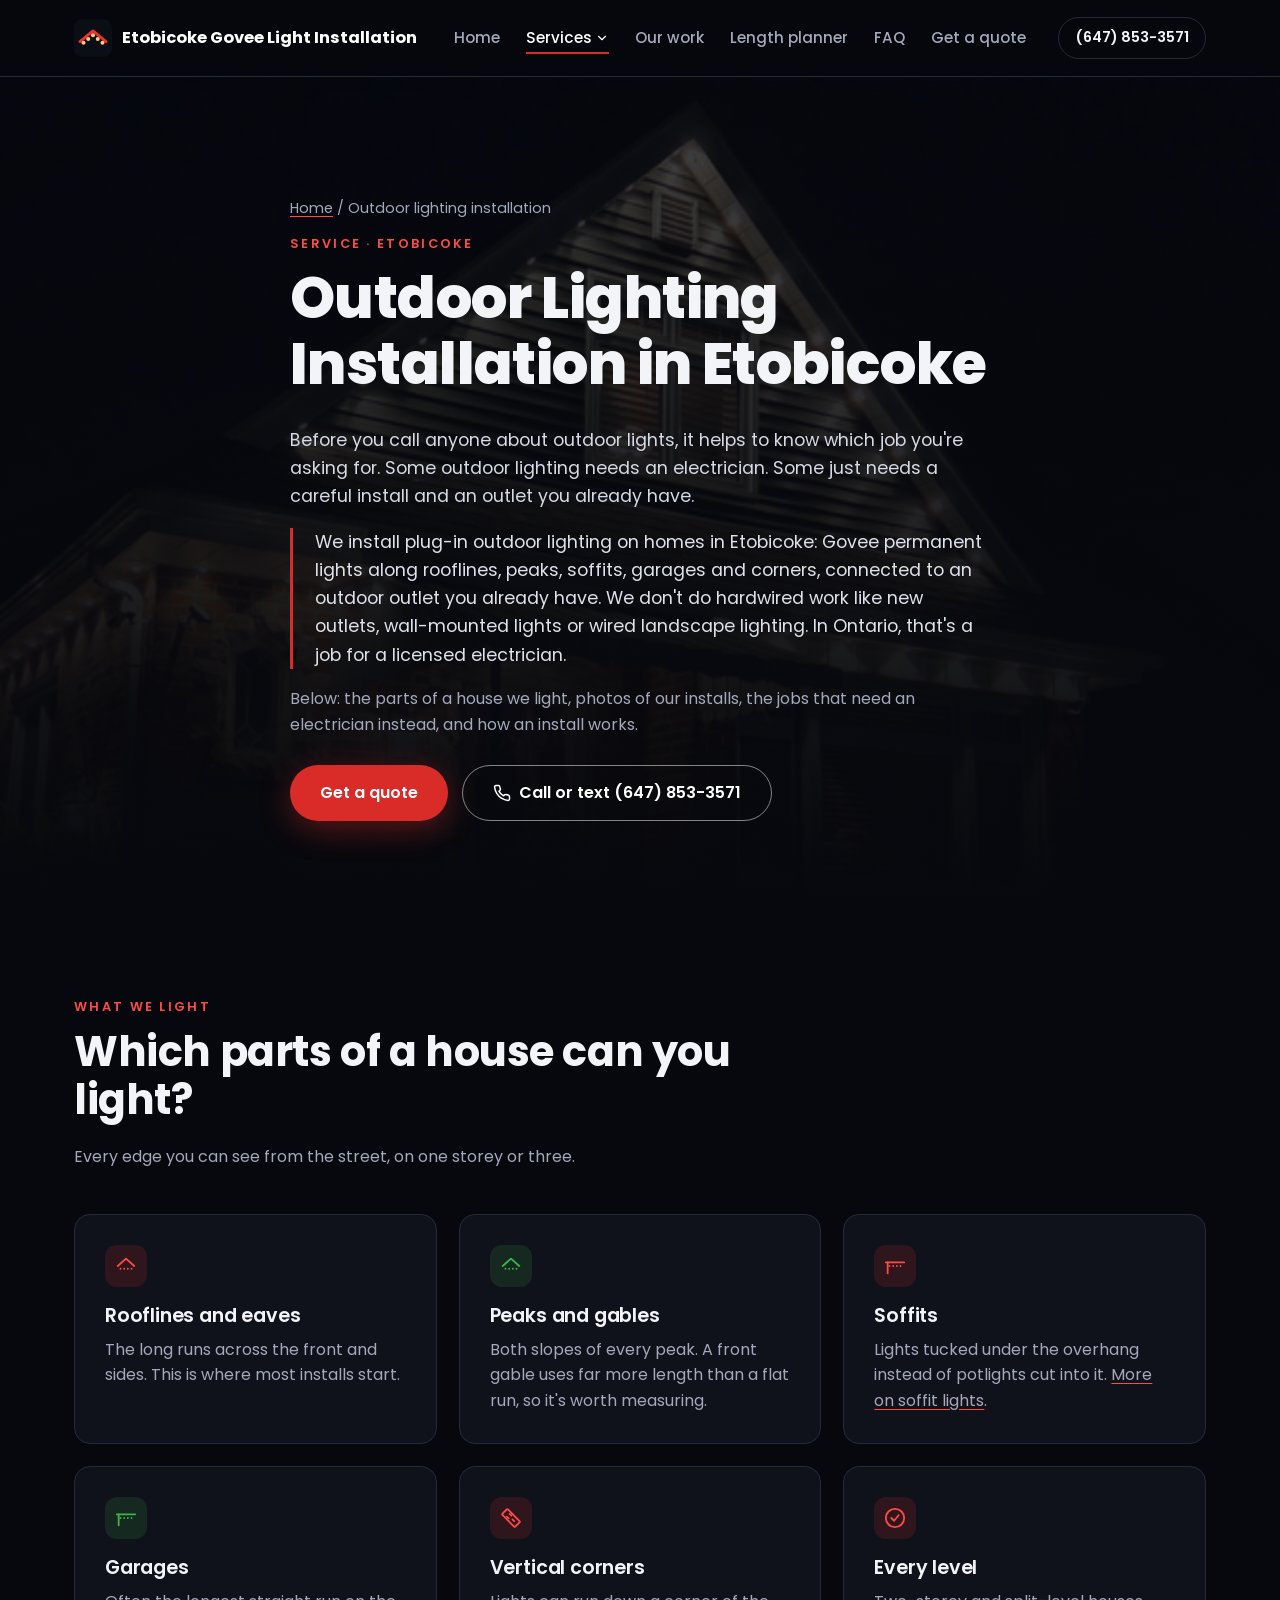
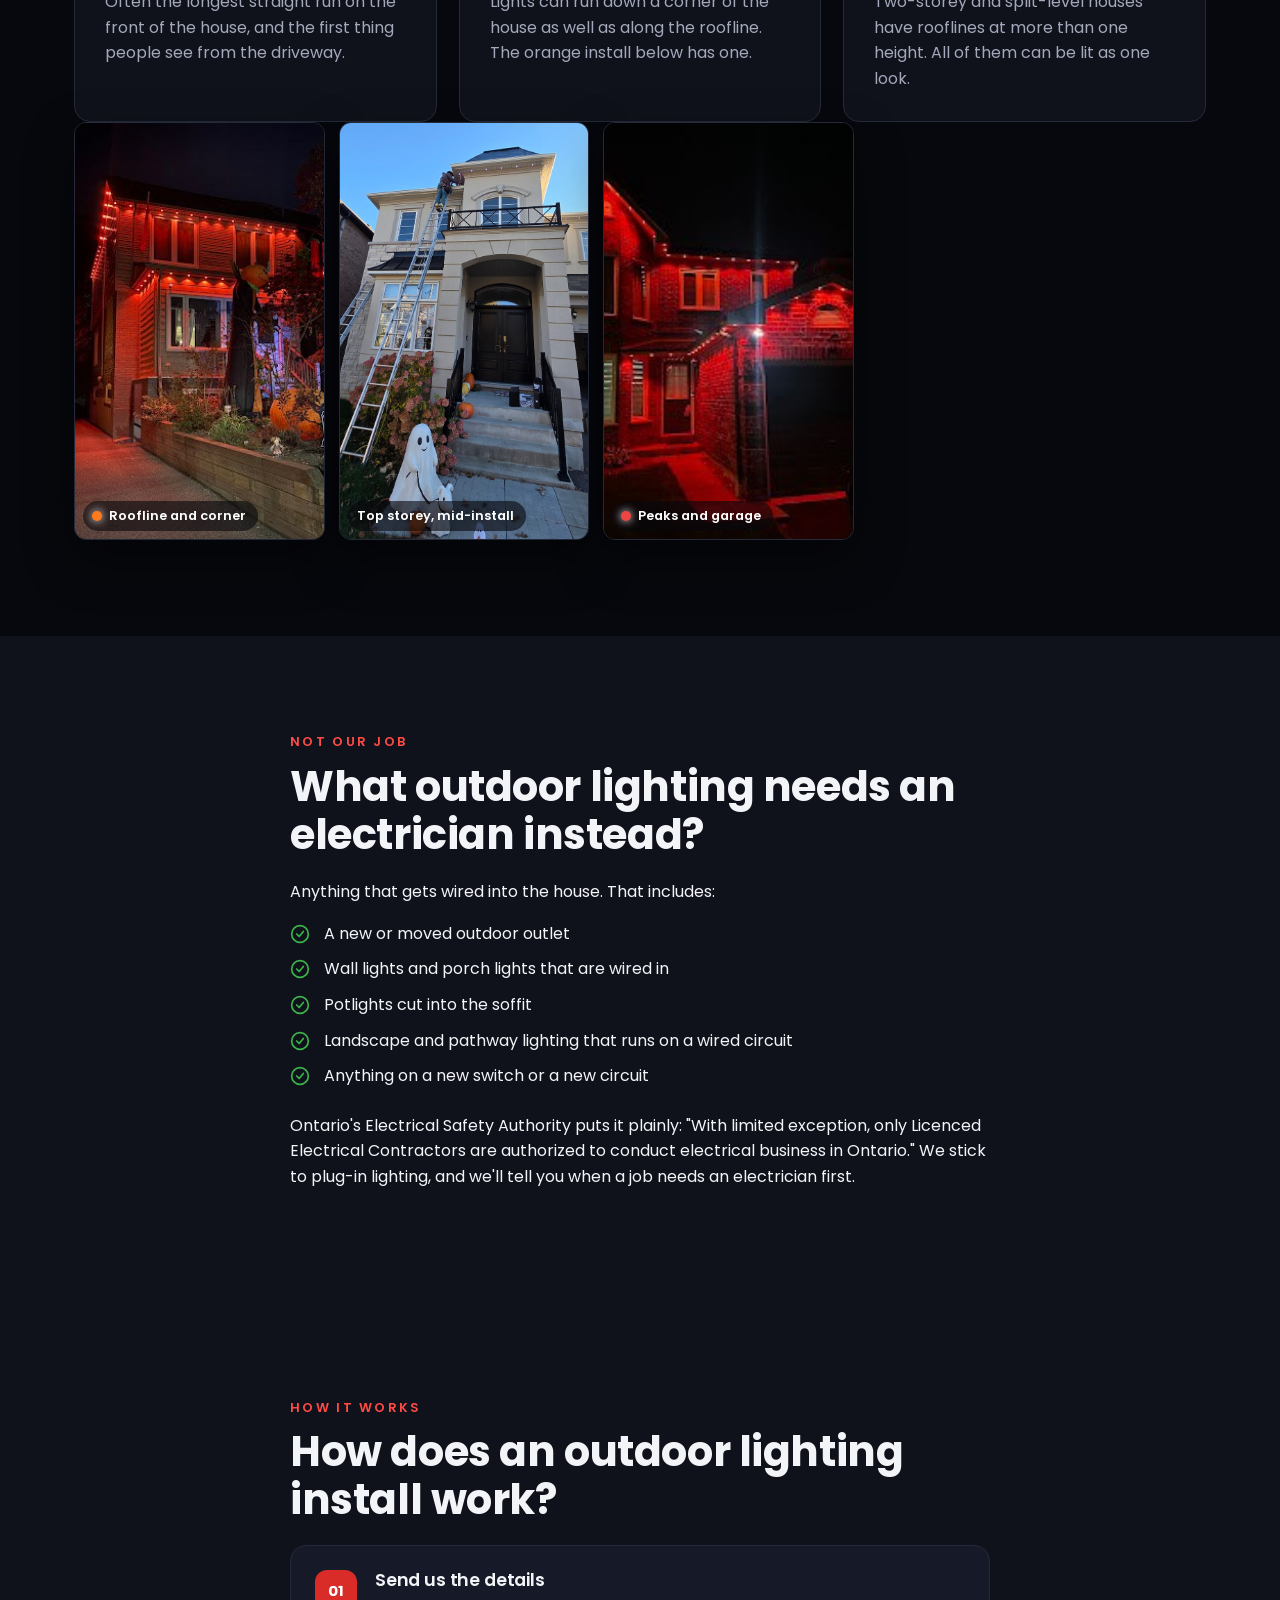
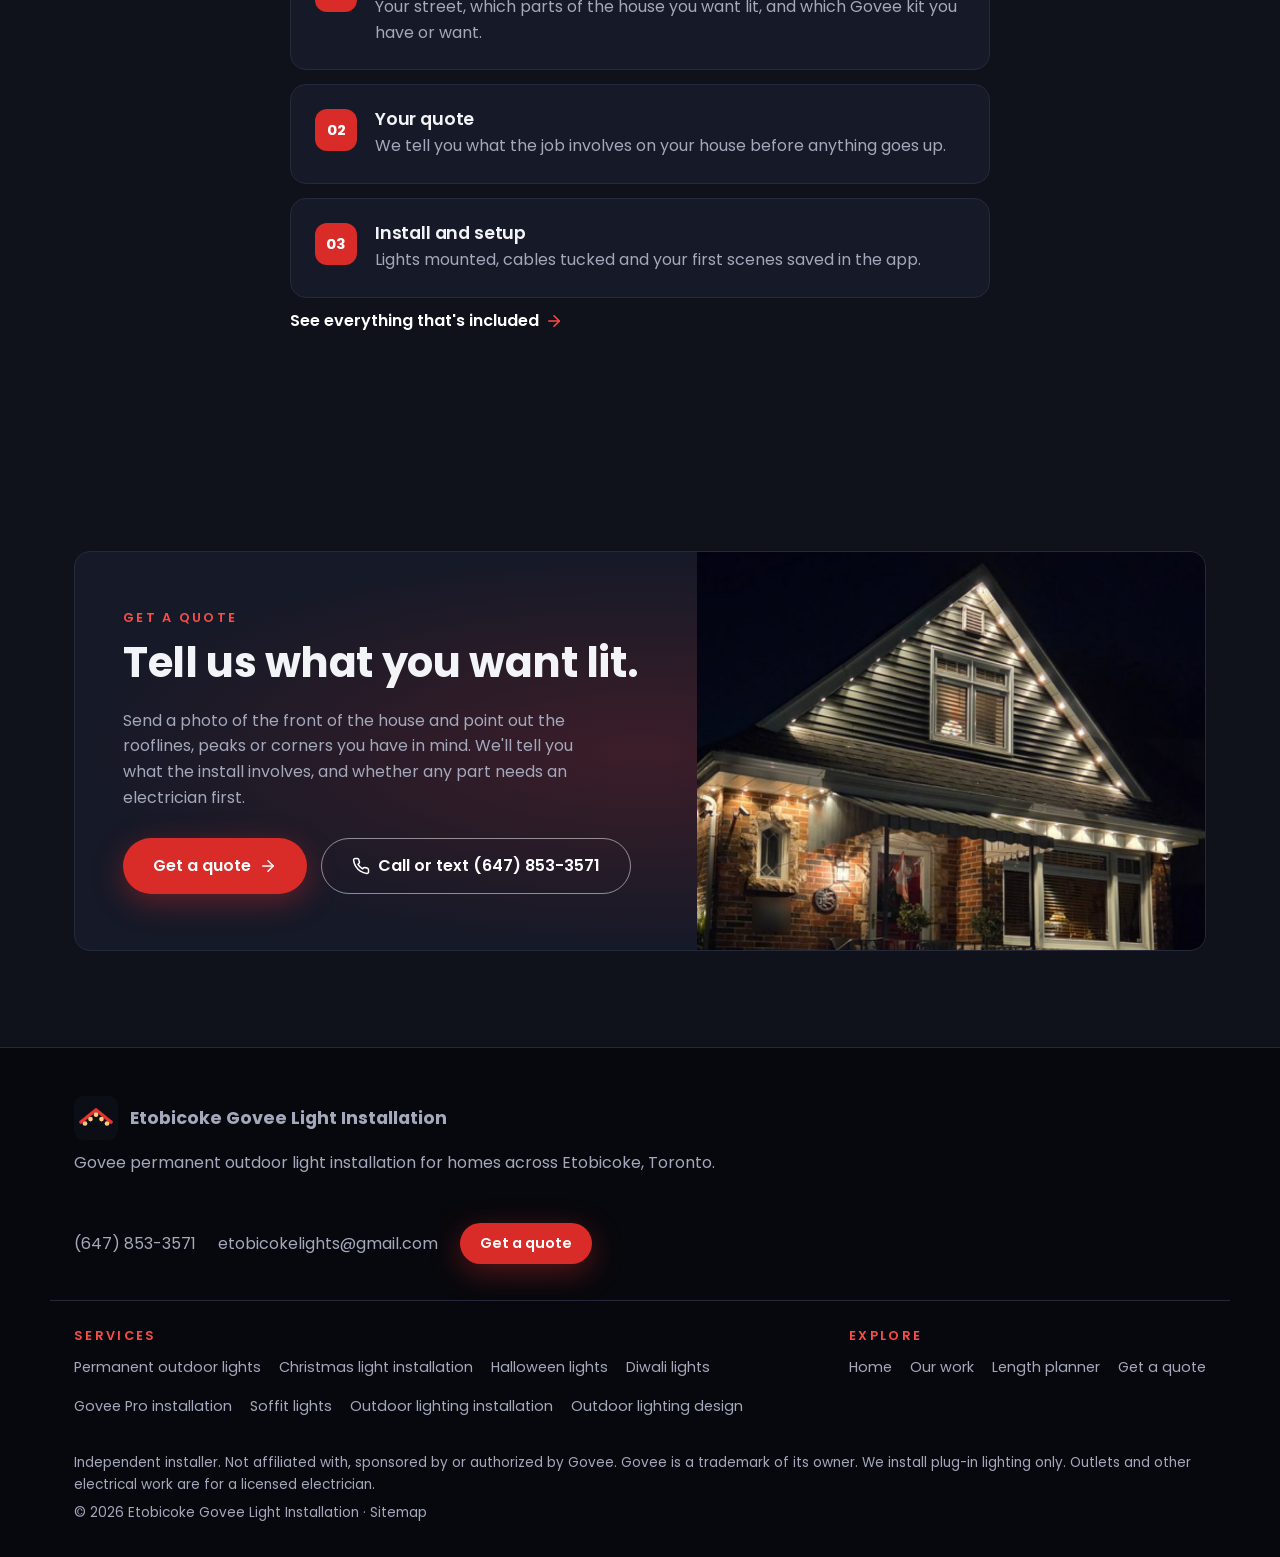
<file: outdoor-lighting-installation/index.html>
<!doctype html>
<html lang="en-CA">
<head>
<meta charset="utf-8">
<meta name="viewport" content="width=device-width, initial-scale=1">
<title>Outdoor Lighting Installation Etobicoke | Plug-In Only</title>
<meta name="description" content="Outdoor lighting installed on Etobicoke homes: rooflines, peaks, soffits, garages and corners. Plug-in Govee lighting, no wiring. Get a quote.">
<link rel="canonical" href="https://etobicokelights.com/outdoor-lighting-installation/">
<meta property="og:type" content="website">
<meta property="og:site_name" content="Etobicoke Govee Light Installation">
<meta property="og:title" content="Outdoor Lighting Installation Etobicoke | Plug-In Only">
<meta property="og:description" content="Outdoor lighting installed on Etobicoke homes: rooflines, peaks, soffits, garages and corners. Plug-in Govee lighting, no wiring. Get a quote.">
<meta property="og:url" content="https://etobicokelights.com/outdoor-lighting-installation/">
<meta property="og:image" content="https://etobicokelights.com/assets/og-image.jpg">
<meta property="og:image:width" content="1200">
<meta property="og:image:height" content="630">
<meta property="og:image:alt" content="Govee light installation in Etobicoke: a brick house at night with warm white lights along the front peak and eaves">
<meta name="twitter:card" content="summary_large_image">
<meta name="theme-color" content="#07080D">
<link rel="icon" href="/assets/favicon.svg" type="image/svg+xml">
<link rel="preload" href="/assets/fonts/poppins-400-latin.woff2" as="font" type="font/woff2" crossorigin>
<link rel="preload" href="/assets/fonts/poppins-800-latin.woff2" as="font" type="font/woff2" crossorigin>
<link rel="stylesheet" href="/assets/site.css?v=c8b95cfa">
<script>document.documentElement.classList.add("js")</script>
<script type="application/ld+json">{"@context": "https://schema.org", "@type": "Service", "name": "Outdoor lighting installation", "serviceType": "Outdoor lighting installation", "url": "https://etobicokelights.com/outdoor-lighting-installation/", "description": "Outdoor lighting installed on Etobicoke homes: rooflines, peaks, soffits, garages and corners. Plug-in Govee lighting, no wiring. Get a quote.", "areaServed": {"@type": "Place", "name": "Etobicoke, Toronto, ON"}, "provider": {"@type": "HomeAndConstructionBusiness", "@id": "https://etobicokelights.com/#business", "name": "Etobicoke Govee Light Installation", "url": "https://etobicokelights.com/", "telephone": "+16478533571"}}</script>
<script type="application/ld+json">{"@context": "https://schema.org", "@type": "BreadcrumbList", "itemListElement": [{"@type": "ListItem", "position": 1, "name": "Home", "item": "https://etobicokelights.com/"}, {"@type": "ListItem", "position": 2, "name": "Outdoor lighting installation", "item": "https://etobicokelights.com/outdoor-lighting-installation/"}]}</script>
</head>
<body>
<a class="skip" href="#main">Skip to main content</a>
<!-- Inline SVG icon set (Lucide-style, 2px stroke). Partial: build.py puts it at the top of every page. -->
<svg width="0" height="0" style="position:absolute" aria-hidden="true">
  <defs>
    <symbol id="i-bulb" viewBox="0 0 24 24" fill="none" stroke="currentColor" stroke-width="2" stroke-linecap="round" stroke-linejoin="round"><path d="M9 18h6"/><path d="M10 22h4"/><path d="M12 2a7 7 0 0 0-4 12.7c.6.5 1 1.3 1 2.1V18h6v-1.2c0-.8.4-1.6 1-2.1A7 7 0 0 0 12 2z"/></symbol>
    <symbol id="i-pin" viewBox="0 0 24 24" fill="none" stroke="currentColor" stroke-width="2" stroke-linecap="round" stroke-linejoin="round"><path d="M20 10c0 6-8 12-8 12s-8-6-8-12a8 8 0 0 1 16 0z"/><circle cx="12" cy="10" r="3"/></symbol>
    <symbol id="i-phone" viewBox="0 0 24 24" fill="none" stroke="currentColor" stroke-width="2" stroke-linecap="round" stroke-linejoin="round"><path d="M22 16.9v3a2 2 0 0 1-2.2 2 19.8 19.8 0 0 1-8.6-3.1 19.5 19.5 0 0 1-6-6A19.8 19.8 0 0 1 2.1 4.2 2 2 0 0 1 4.1 2h3a2 2 0 0 1 2 1.7c.1.9.4 1.8.7 2.7a2 2 0 0 1-.5 2.1L8 9.8a16 16 0 0 0 6 6l1.3-1.3a2 2 0 0 1 2.1-.4c.9.3 1.8.6 2.7.7a2 2 0 0 1 1.7 2z"/></symbol>
    <symbol id="i-ladder" viewBox="0 0 24 24" fill="none" stroke="currentColor" stroke-width="2" stroke-linecap="round" stroke-linejoin="round"><path d="M8 2v20"/><path d="M16 2v20"/><path d="M8 6h8"/><path d="M8 11h8"/><path d="M8 16h8"/></symbol>
    <symbol id="i-ruler" viewBox="0 0 24 24" fill="none" stroke="currentColor" stroke-width="2" stroke-linecap="round" stroke-linejoin="round"><path d="M21.3 15.3 8.7 2.7a1 1 0 0 0-1.4 0L2.7 7.3a1 1 0 0 0 0 1.4l12.6 12.6a1 1 0 0 0 1.4 0l4.6-4.6a1 1 0 0 0 0-1.4z"/><path d="m7.5 10.5 2 2"/><path d="m10.5 7.5 2 2"/><path d="m13.5 13.5 2 2"/></symbol>
    <symbol id="i-snow" viewBox="0 0 24 24" fill="none" stroke="currentColor" stroke-width="2" stroke-linecap="round" stroke-linejoin="round"><path d="M12 2v20"/><path d="m4.9 4.9 14.2 14.2"/><path d="M2 12h20"/><path d="m19.1 4.9-14.2 14.2"/></symbol>
    <symbol id="i-plug" viewBox="0 0 24 24" fill="none" stroke="currentColor" stroke-width="2" stroke-linecap="round" stroke-linejoin="round"><path d="M12 22v-5"/><path d="M9 8V2"/><path d="M15 8V2"/><path d="M18 8v5a6 6 0 0 1-12 0V8z"/></symbol>
    <symbol id="i-check" viewBox="0 0 24 24" fill="none" stroke="currentColor" stroke-width="2" stroke-linecap="round" stroke-linejoin="round"><circle cx="12" cy="12" r="10"/><path d="m8 12 3 3 5-6"/></symbol>
    <symbol id="i-plus" viewBox="0 0 24 24" fill="none" stroke="currentColor" stroke-width="2" stroke-linecap="round" stroke-linejoin="round"><path d="M12 5v14"/><path d="M5 12h14"/></symbol>
    <symbol id="i-x" viewBox="0 0 24 24" fill="none" stroke="currentColor" stroke-width="2" stroke-linecap="round" stroke-linejoin="round"><path d="M18 6 6 18"/><path d="m6 6 12 12"/></symbol>
    <symbol id="i-menu" viewBox="0 0 24 24" fill="none" stroke="currentColor" stroke-width="2" stroke-linecap="round" stroke-linejoin="round"><path d="M4 6h16"/><path d="M4 12h16"/><path d="M4 18h16"/></symbol>
    <symbol id="i-chevron" viewBox="0 0 24 24" fill="none" stroke="currentColor" stroke-width="2" stroke-linecap="round" stroke-linejoin="round"><path d="m6 9 6 6 6-6"/></symbol>
    <symbol id="i-arrow" viewBox="0 0 24 24" fill="none" stroke="currentColor" stroke-width="2" stroke-linecap="round" stroke-linejoin="round"><path d="M5 12h14"/><path d="m12 5 7 7-7 7"/></symbol>
    <symbol id="i-roof" viewBox="0 0 24 24" fill="none" stroke="currentColor" stroke-width="2" stroke-linecap="round" stroke-linejoin="round"><path d="m3 12 9-8 9 8"/><path d="M6 15h.01"/><path d="M10 15h.01"/><path d="M14 15h.01"/><path d="M18 15h.01"/></symbol>
    <symbol id="i-eave" viewBox="0 0 24 24" fill="none" stroke="currentColor" stroke-width="2" stroke-linecap="round" stroke-linejoin="round"><path d="M2 8h20"/><path d="M4 8v12"/><path d="M6 12h.01"/><path d="M10 12h.01"/><path d="M14 12h.01"/><path d="M18 12h.01"/></symbol>
    <symbol id="i-palette" viewBox="0 0 24 24" fill="none" stroke="currentColor" stroke-width="2" stroke-linecap="round" stroke-linejoin="round"><path d="M12 22a10 10 0 1 1 10-10c0 2.8-2.2 4-4 4h-2a2 2 0 0 0-1.5 3.3A2 2 0 0 1 12 22z"/><circle cx="7.5" cy="10.5" r="1"/><circle cx="10.5" cy="6.5" r="1"/><circle cx="15.5" cy="7.5" r="1"/></symbol>
  </defs>
</svg>

<header class="site">
  <div class="wrap bar">
    <a class="brand" href="/"><img src="/assets/favicon.svg" alt="" width="38" height="38"><span>Etobicoke Govee Light Installation</span></a>
    <nav class="primary" id="primary-nav" aria-label="Primary"><ul><li><a href="/">Home</a></li><li class="has-sub active"><a href="/#services">Services<svg class="chev" aria-hidden="true"><use href="#i-chevron"/></svg></a><ul class="sub" aria-label="Services"><li><a href="/permanent-outdoor-lights/">Permanent outdoor lights</a></li><li><a href="/christmas-light-installation/">Christmas light installation</a></li><li><a href="/halloween-lights/">Halloween lights</a></li><li><a href="/diwali-lights/">Diwali lights</a></li><li><a href="/govee-pro-installation/">Govee Pro installation</a></li><li><a href="/soffit-lights/">Soffit lights</a></li><li><a href="/outdoor-lighting-installation/" aria-current="page">Outdoor lighting installation</a></li><li><a href="/outdoor-lighting-design/">Outdoor lighting design</a></li></ul></li><li><a href="/#work">Our work</a></li><li><a href="/can-you-cut-govee-permanent-outdoor-lights/">Length planner</a></li><li><a href="/#faq">FAQ</a></li><li><a href="/contact/">Get a quote</a></li></ul></nav>
    <div class="bar-actions">
      <a class="header-phone" href="tel:+16478533571">(647) 853-3571</a>
      <button class="menu-btn" type="button" aria-expanded="false" aria-controls="primary-nav" aria-label="Menu"><svg aria-hidden="true"><use href="#i-menu"/></svg></button>
    </div>
  </div>
</header>

<main id="main">
  <section class="page-head theme-dark" aria-labelledby="page-title">
    <div class="wrap narrow">
      <nav class="crumbs" aria-label="Breadcrumb"><a href="/">Home</a> / <span aria-current="page">Outdoor lighting installation</span></nav>
      <p class="eyebrow">Service · Etobicoke</p>
      <h1 id="page-title">Outdoor Lighting Installation in Etobicoke</h1>
      <p class="lead">Before you call anyone about outdoor lights, it helps to know which job you're asking for. Some outdoor lighting needs an electrician. Some just needs a careful install and an outlet you already have.</p>
      <p class="answer" style="margin-top:var(--space-6)">We install plug-in outdoor lighting on homes in Etobicoke: Govee permanent lights along rooflines, peaks, soffits, garages and corners, connected to an outdoor outlet you already have. We don't do hardwired work like new outlets, wall-mounted lights or wired landscape lighting. In Ontario, that's a job for a licensed electrician.</p>
      <p class="muted">Below: the parts of a house we light, photos of our installs, the jobs that need an electrician instead, and how an install works.</p>
      <div class="actions">
        <a class="btn btn-primary" href="/contact/">Get a quote</a>
        <a class="btn btn-ghost" href="tel:+16478533571"><svg aria-hidden="true"><use href="#i-phone"/></svg>Call or text (647) 853-3571</a>
      </div>
    </div>
  </section>

  <section class="theme-light" aria-labelledby="parts-title">
    <div class="wrap">
      <div class="section-head">
        <p class="eyebrow">What we light</p>
        <h2 id="parts-title">Which parts of a house can you light?</h2>
        <p>Every edge you can see from the street, on one storey or three.</p>
      </div>
      <div class="grid-3">
        <div class="card">
          <div class="icon"><svg aria-hidden="true"><use href="#i-roof"/></svg></div>
          <h3>Rooflines and eaves</h3>
          <p>The long runs across the front and sides. This is where most installs start.</p>
        </div>
        <div class="card">
          <div class="icon"><svg aria-hidden="true"><use href="#i-roof"/></svg></div>
          <h3>Peaks and gables</h3>
          <p>Both slopes of every peak. A front gable uses far more length than a flat run, so it's worth measuring.</p>
        </div>
        <div class="card">
          <div class="icon"><svg aria-hidden="true"><use href="#i-eave"/></svg></div>
          <h3>Soffits</h3>
          <p>Lights tucked under the overhang instead of potlights cut into it. <a href="/soffit-lights/">More on soffit lights</a>.</p>
        </div>
        <div class="card">
          <div class="icon"><svg aria-hidden="true"><use href="#i-eave"/></svg></div>
          <h3>Garages</h3>
          <p>Often the longest straight run on the front of the house, and the first thing people see from the driveway.</p>
        </div>
        <div class="card">
          <div class="icon"><svg aria-hidden="true"><use href="#i-ruler"/></svg></div>
          <h3>Vertical corners</h3>
          <p>Lights can run down a corner of the house as well as along the roofline. The orange install below has one.</p>
        </div>
        <div class="card">
          <div class="icon"><svg aria-hidden="true"><use href="#i-check"/></svg></div>
          <h3>Every level</h3>
          <p>Two-storey and split-level houses have rooflines at more than one height. All of them can be lit as one look.</p>
        </div>
      </div>
      <div class="scene-shots" style="margin-top:var(--space-6)">
        <figure><img src="/assets/img/jobs/orange-roofline-corners.jpg" alt="House at night with orange lights along the roofline and down a vertical corner, one of our installs" width="243" height="406" loading="lazy"><figcaption><span class="swatch" style="background:#FF7A1A"></span>Roofline and corner</figcaption></figure>
        <figure><img src="/assets/img/jobs/installer-ladder-two-storey.jpg" alt="Our installer at the top of a ladder on the highest roofline of a two-storey stucco house, mid-install" width="829" height="1200" loading="lazy"><figcaption>Top storey, mid-install</figcaption></figure>
        <figure><img src="/assets/img/jobs/red-roofline.jpg" alt="Two-storey brick house at night with red lights on the peaks, eaves and garage, one of our installs" width="243" height="244" loading="lazy"><figcaption><span class="swatch" style="background:#EF4444"></span>Peaks and garage</figcaption></figure>
      </div>
    </div>
  </section>

  <section class="theme-cream" aria-labelledby="elec-title">
    <div class="wrap narrow">
      <p class="eyebrow">Not our job</p>
      <h2 id="elec-title">What outdoor lighting needs an electrician instead?</h2>
      <p>Anything that gets wired into the house. That includes:</p>
      <ul class="checks">
        <li><svg aria-hidden="true"><use href="#i-check"/></svg><span>A new or moved outdoor outlet</span></li>
        <li><svg aria-hidden="true"><use href="#i-check"/></svg><span>Wall lights and porch lights that are wired in</span></li>
        <li><svg aria-hidden="true"><use href="#i-check"/></svg><span>Potlights cut into the soffit</span></li>
        <li><svg aria-hidden="true"><use href="#i-check"/></svg><span>Landscape and pathway lighting that runs on a wired circuit</span></li>
        <li><svg aria-hidden="true"><use href="#i-check"/></svg><span>Anything on a new switch or a new circuit</span></li>
      </ul>
      <p>Ontario's Electrical Safety Authority puts it plainly: "With limited exception, only Licenced Electrical Contractors are authorized to conduct electrical business in Ontario." We stick to plug-in lighting, and we'll tell you when a job needs an electrician first.</p>
    </div>
  </section>

  <section class="theme-dark" aria-labelledby="how-title">
    <div class="wrap narrow">
      <p class="eyebrow">How it works</p>
      <h2 id="how-title">How does an outdoor lighting install work?</h2>
      <ol class="steps">
        <li><div><h3>Send us the details</h3><p>Your street, which parts of the house you want lit, and which Govee kit you have or want.</p></div></li>
        <li><div><h3>Your quote</h3><p>We tell you what the job involves on your house before anything goes up.</p></div></li>
        <li><div><h3>Install and setup</h3><p>Lights mounted, cables tucked and your first scenes saved in the app.</p></div></li>
      </ol>
      <p><a class="text-link" href="/#included">See everything that's included<svg aria-hidden="true"><use href="#i-arrow"/></svg></a></p>
    </div>
  </section>

  <section class="theme-cream" aria-labelledby="cta-title">
    <div class="wrap">
      <div class="cta-photo">
        <div class="cta-copy">
          <p class="eyebrow">Get a quote</p>
          <h2 id="cta-title">Tell us what you want lit.</h2>
          <p>Send a photo of the front of the house and point out the rooflines, peaks or corners you have in mind. We'll tell you what the install involves, and whether any part needs an electrician first.</p>
          <div class="actions">
            <a class="btn btn-primary" href="/contact/">Get a quote<svg aria-hidden="true"><use href="#i-arrow"/></svg></a>
            <a class="btn btn-ghost" href="tel:+16478533571"><svg aria-hidden="true"><use href="#i-phone"/></svg>Call or text (647) 853-3571</a>
          </div>
        </div>
        <div class="cta-media"><img src="/assets/img/jobs/bungalow-warm-white-night.jpg" alt="Brick house at night with warm white lights along the front peak and eaves, one of our installs" width="1200" height="712" loading="lazy"></div>
      </div>
    </div>
  </section>
</main>

<footer class="site">
  <div class="wrap footer-inner">
    <div>
      <a class="foot-brand" href="/"><img src="/assets/favicon.svg" alt="" width="44" height="44">Etobicoke Govee Light Installation</a>
      <p class="muted">Govee permanent outdoor light installation for homes across Etobicoke, Toronto.</p>
    </div>
    <div class="footer-links">
      <a href="tel:+16478533571">(647) 853-3571</a>
      <a href="mailto:etobicokelights@gmail.com">etobicokelights@gmail.com</a>
      
      <a href="/contact/" class="btn btn-small">Get a quote</a>
    </div>
  </div>
  <div class="wrap foot-nav">
    <nav aria-label="Services"><h2>Services</h2><ul><li><a href="/permanent-outdoor-lights/">Permanent outdoor lights</a></li><li><a href="/christmas-light-installation/">Christmas light installation</a></li><li><a href="/halloween-lights/">Halloween lights</a></li><li><a href="/diwali-lights/">Diwali lights</a></li><li><a href="/govee-pro-installation/">Govee Pro installation</a></li><li><a href="/soffit-lights/">Soffit lights</a></li><li><a href="/outdoor-lighting-installation/">Outdoor lighting installation</a></li><li><a href="/outdoor-lighting-design/">Outdoor lighting design</a></li></ul></nav>
    <nav aria-label="Footer"><h2>Explore</h2><ul><li><a href="/">Home</a></li><li><a href="/#work">Our work</a></li><li><a href="/can-you-cut-govee-permanent-outdoor-lights/">Length planner</a></li><li><a href="/contact/">Get a quote</a></li></ul></nav>
  </div>
  <div class="wrap copyright">
    <p>Independent installer. Not affiliated with, sponsored by or authorized by Govee. Govee is a trademark of its owner. We install plug-in lighting only. Outlets and other electrical work are for a licensed electrician.</p>
    <p>&copy; 2026 Etobicoke Govee Light Installation · <a href="/sitemap/">Sitemap</a></p>
  </div>
</footer>
<script src="/assets/site.js?v=c8b95cfa" defer></script>
</body>
</html>
</file>
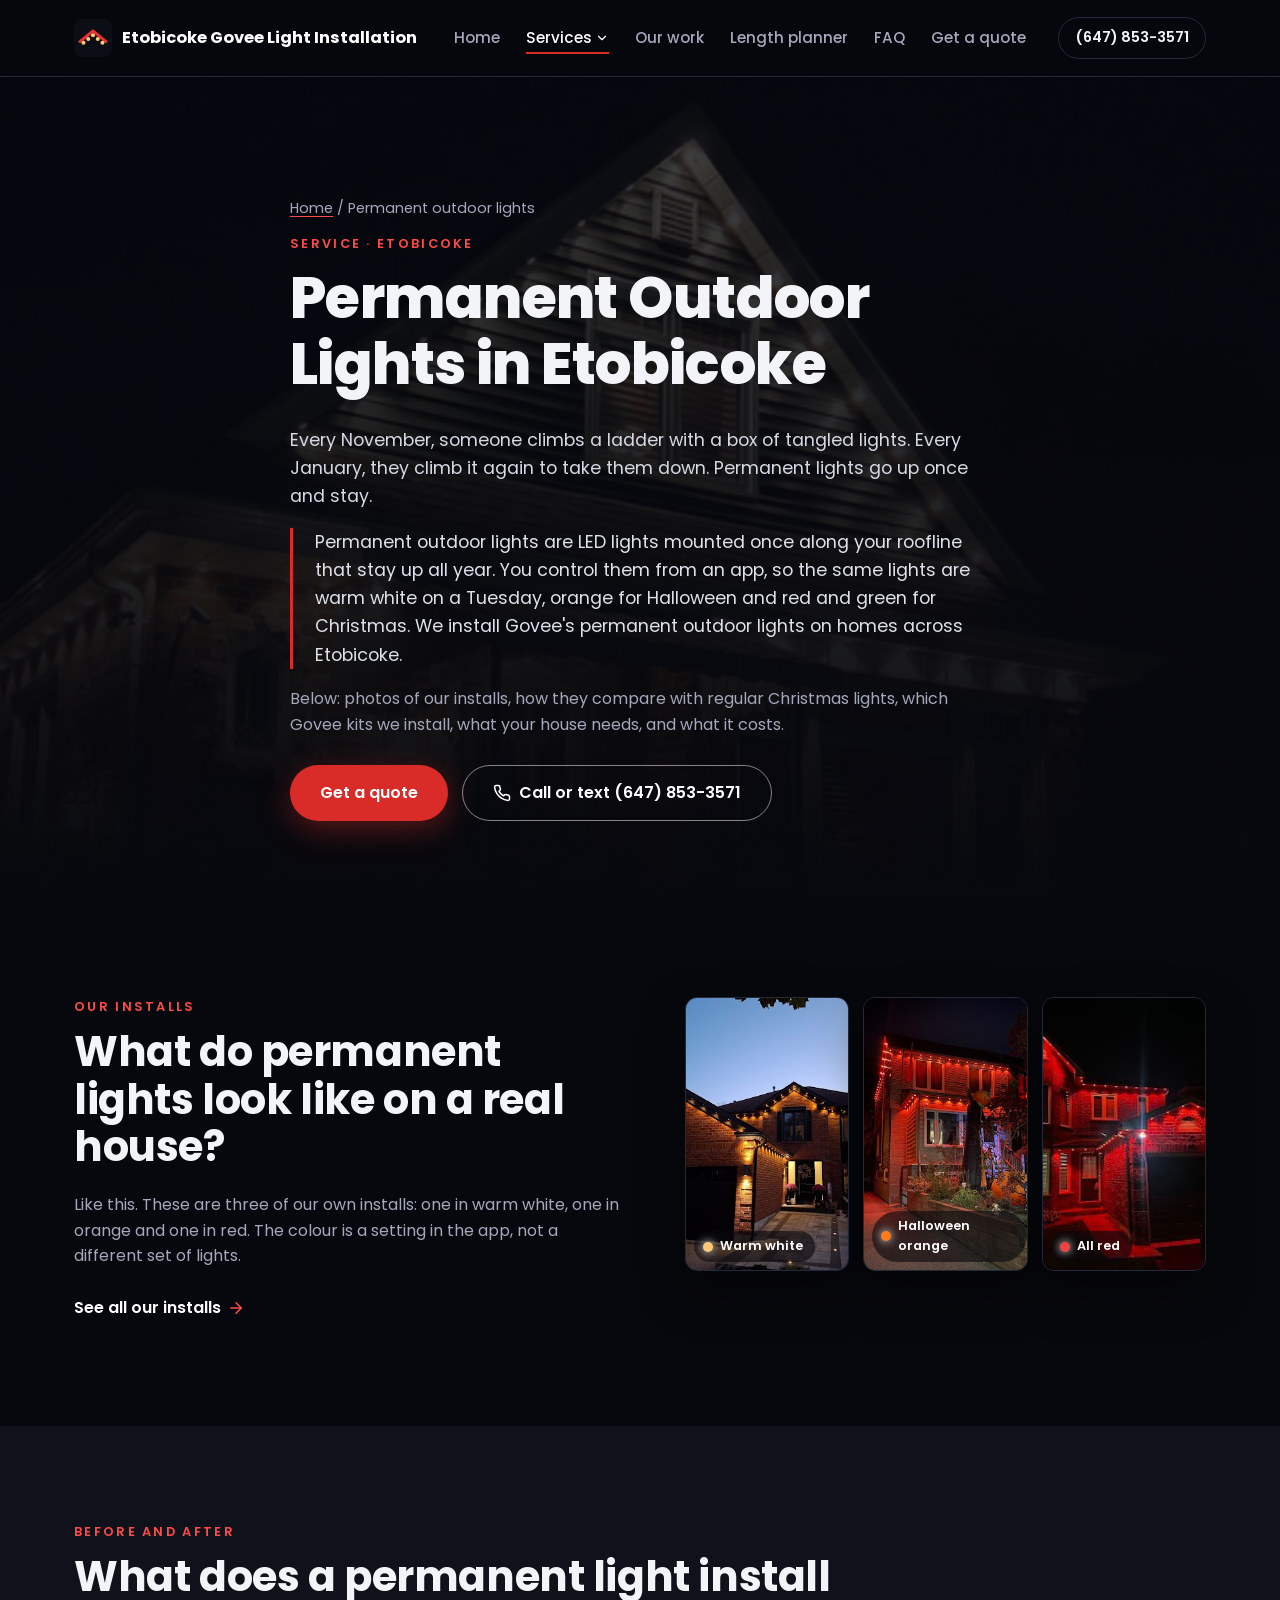
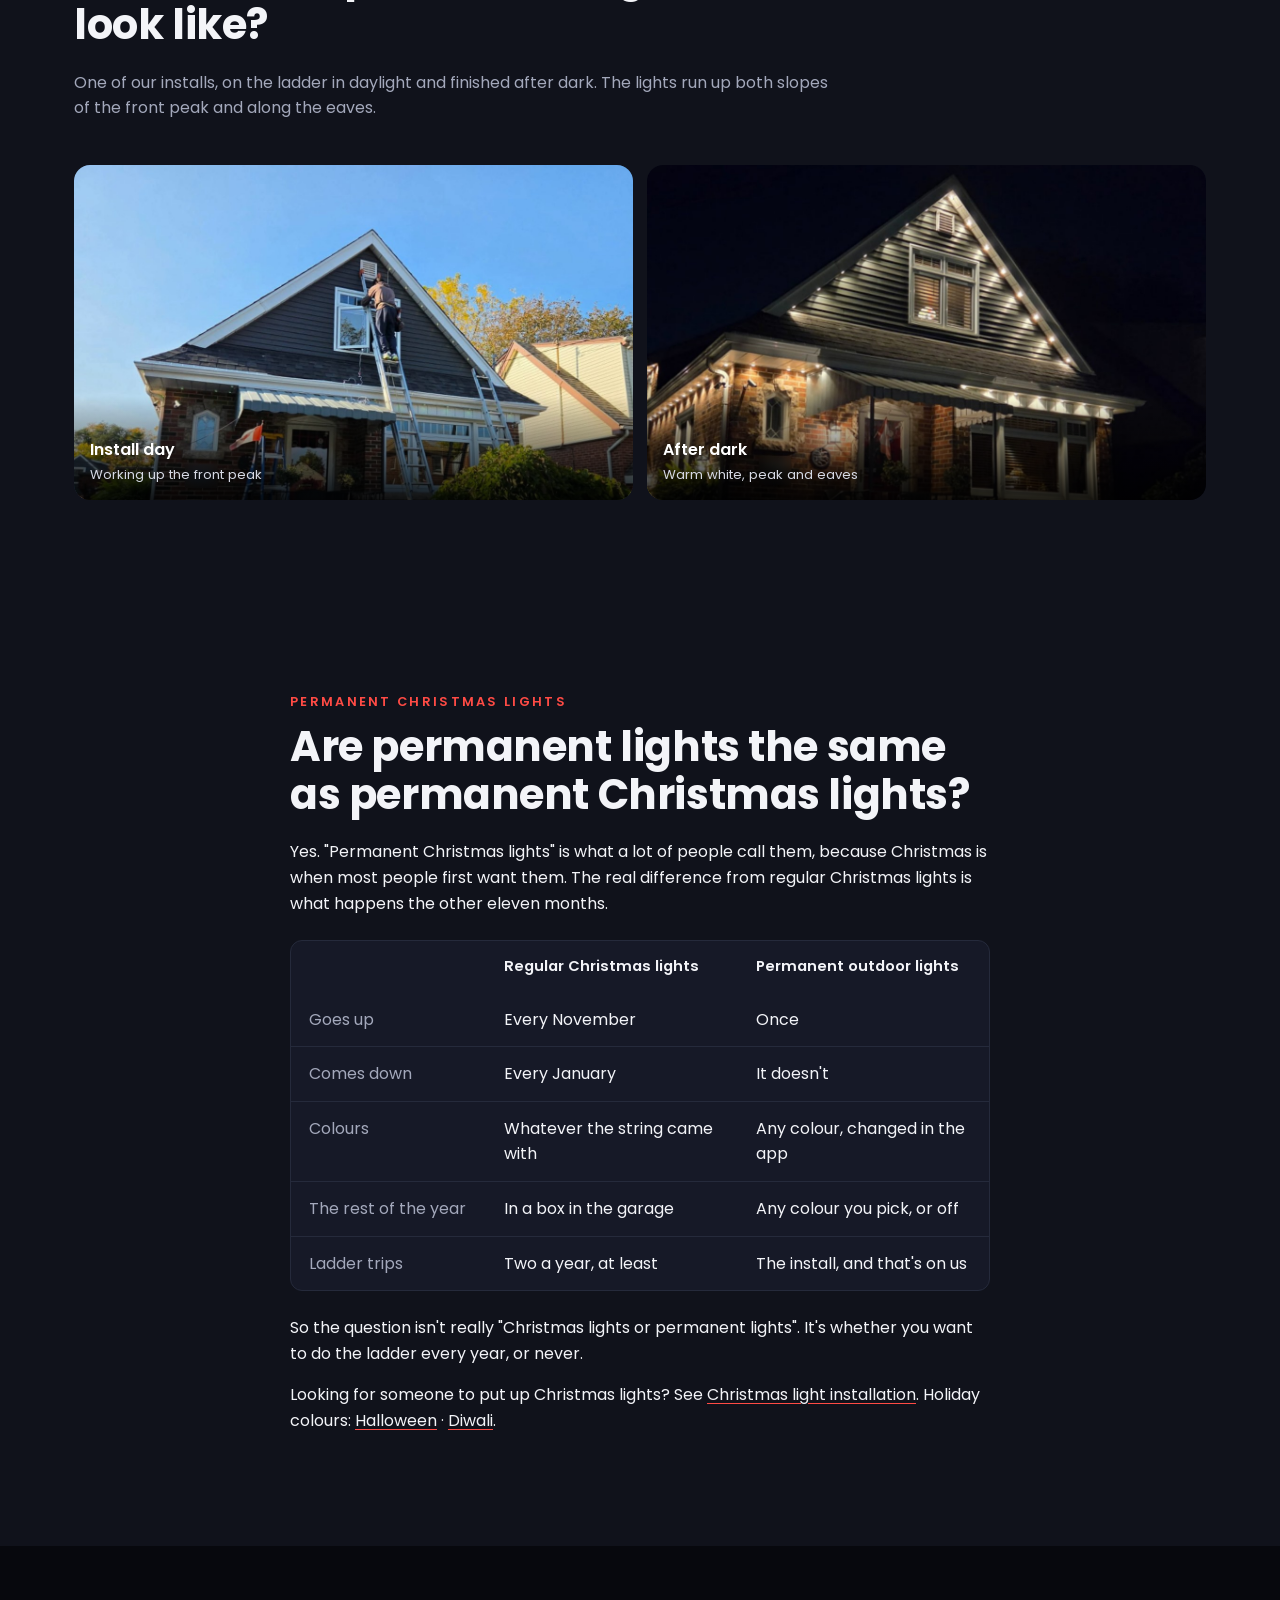
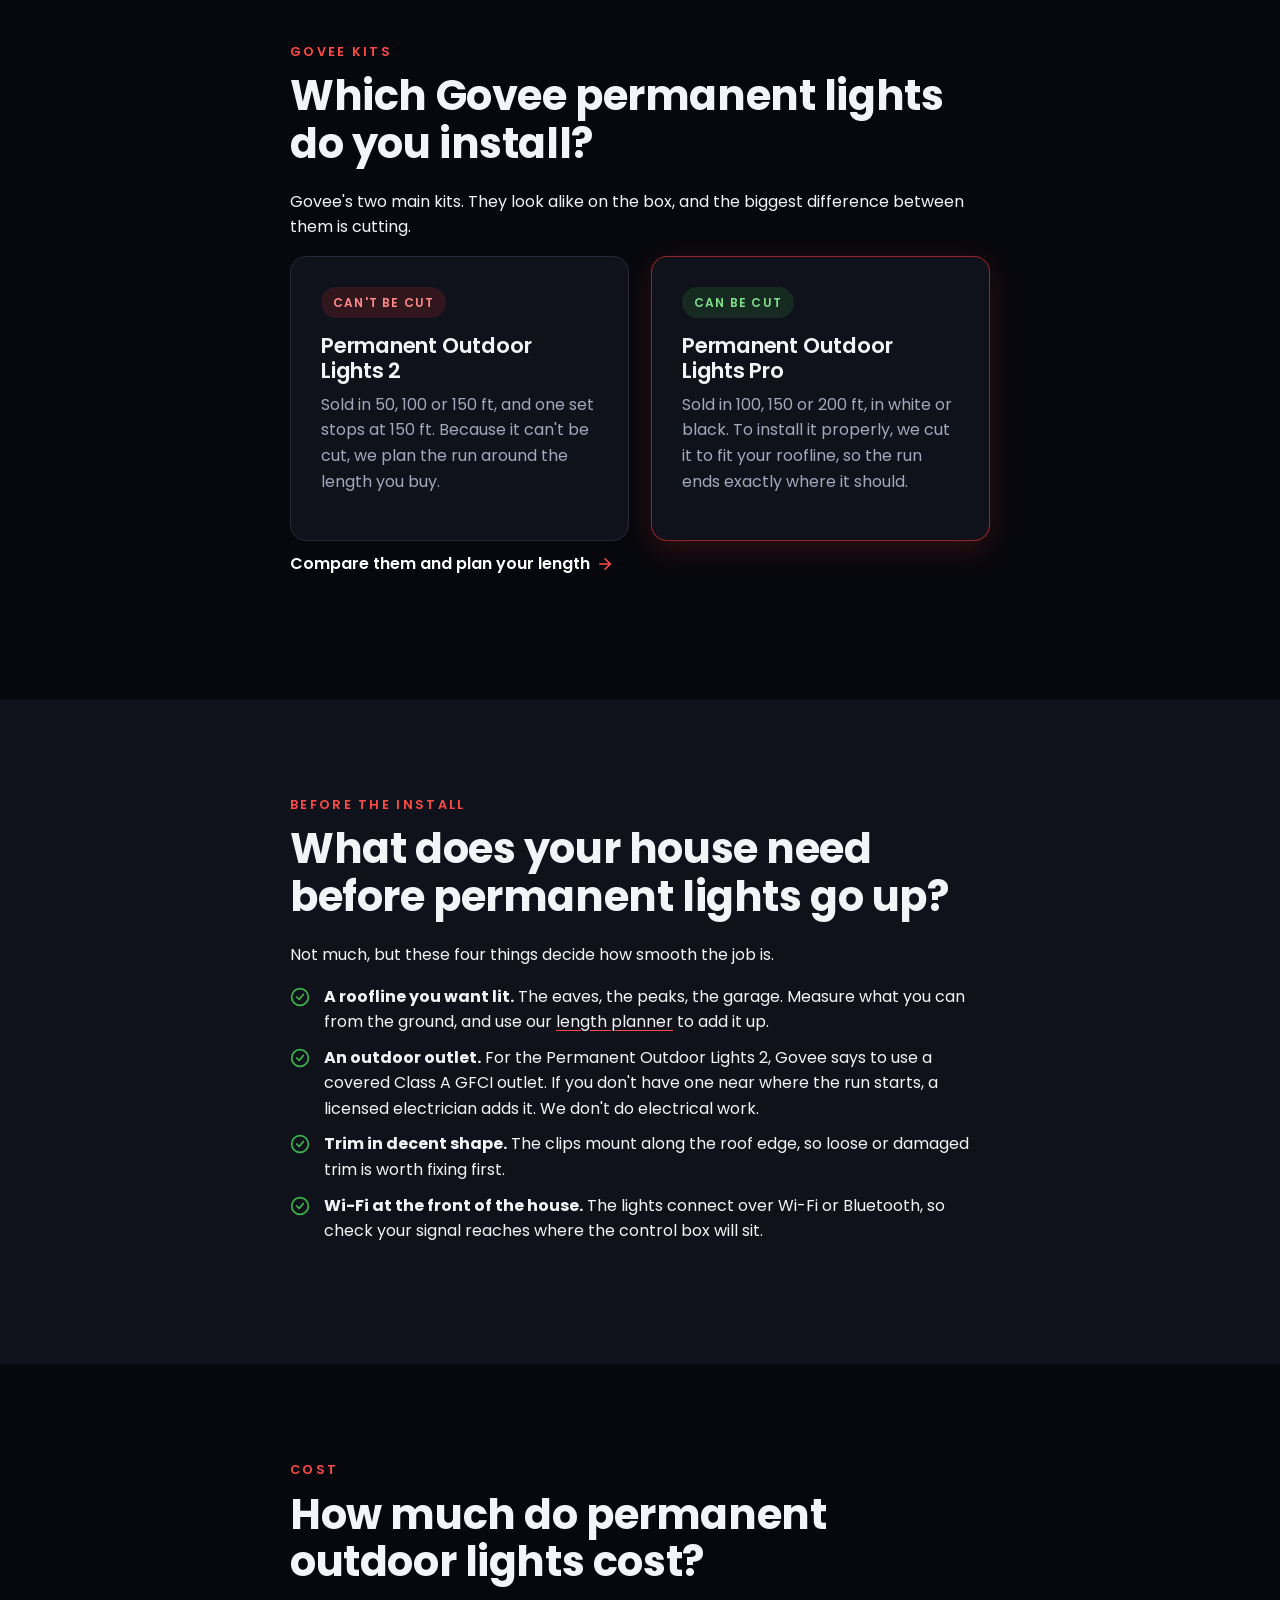
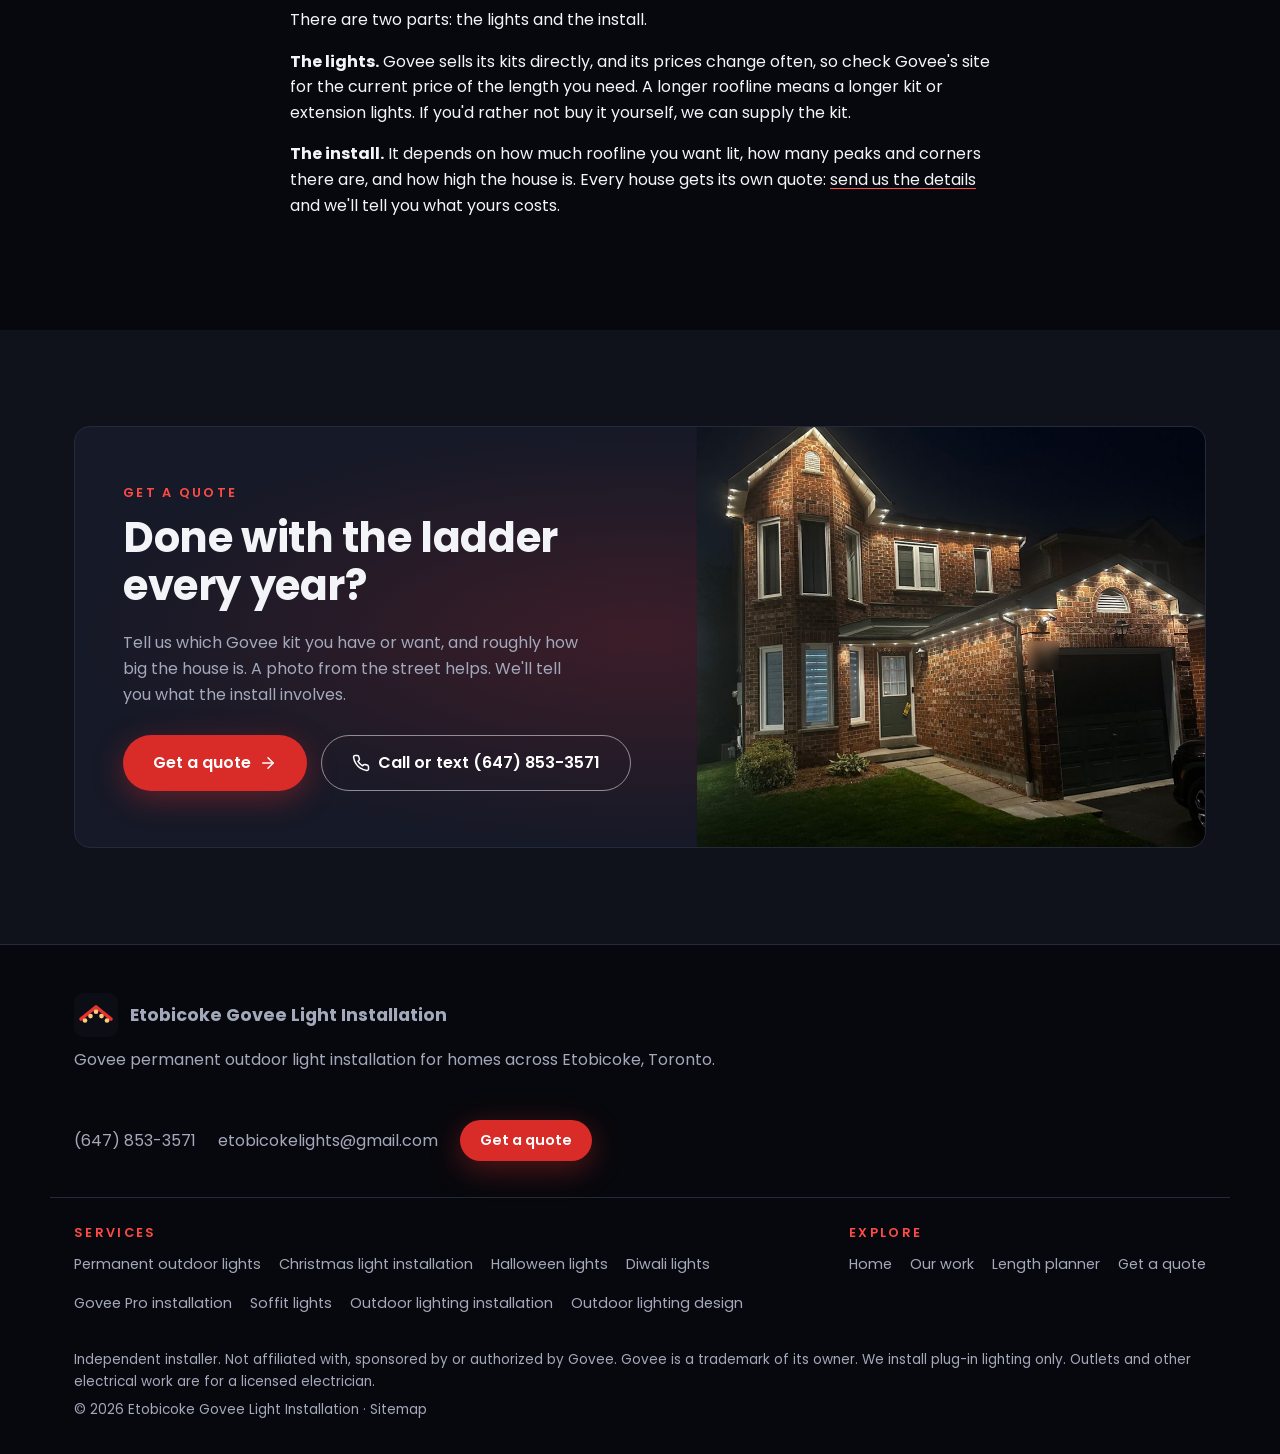
<file: permanent-outdoor-lights/index.html>
<!doctype html>
<html lang="en-CA">
<head>
<meta charset="utf-8">
<meta name="viewport" content="width=device-width, initial-scale=1">
<title>Permanent Outdoor Lights Etobicoke | Up All Year</title>
<meta name="description" content="Permanent outdoor lights installed on your Etobicoke roofline. Thousands of colours from the app, nothing to take down. Get a quote.">
<link rel="canonical" href="https://etobicokelights.com/permanent-outdoor-lights/">
<meta property="og:type" content="website">
<meta property="og:site_name" content="Etobicoke Govee Light Installation">
<meta property="og:title" content="Permanent Outdoor Lights Etobicoke | Up All Year">
<meta property="og:description" content="Permanent outdoor lights installed on your Etobicoke roofline. Thousands of colours from the app, nothing to take down. Get a quote.">
<meta property="og:url" content="https://etobicokelights.com/permanent-outdoor-lights/">
<meta property="og:image" content="https://etobicokelights.com/assets/og-image.jpg">
<meta property="og:image:width" content="1200">
<meta property="og:image:height" content="630">
<meta property="og:image:alt" content="Govee light installation in Etobicoke: a brick house at night with warm white lights along the front peak and eaves">
<meta name="twitter:card" content="summary_large_image">
<meta name="theme-color" content="#07080D">
<link rel="icon" href="/assets/favicon.svg" type="image/svg+xml">
<link rel="preload" href="/assets/fonts/poppins-400-latin.woff2" as="font" type="font/woff2" crossorigin>
<link rel="preload" href="/assets/fonts/poppins-800-latin.woff2" as="font" type="font/woff2" crossorigin>
<link rel="stylesheet" href="/assets/site.css?v=c8b95cfa">
<script>document.documentElement.classList.add("js")</script>
<script type="application/ld+json">{"@context": "https://schema.org", "@type": "Service", "name": "Permanent outdoor lighting installation", "serviceType": "Permanent outdoor lighting installation", "url": "https://etobicokelights.com/permanent-outdoor-lights/", "description": "Permanent outdoor lights installed on your Etobicoke roofline. Thousands of colours from the app, nothing to take down. Get a quote.", "areaServed": {"@type": "Place", "name": "Etobicoke, Toronto, ON"}, "provider": {"@type": "HomeAndConstructionBusiness", "@id": "https://etobicokelights.com/#business", "name": "Etobicoke Govee Light Installation", "url": "https://etobicokelights.com/", "telephone": "+16478533571"}}</script>
<script type="application/ld+json">{"@context": "https://schema.org", "@type": "BreadcrumbList", "itemListElement": [{"@type": "ListItem", "position": 1, "name": "Home", "item": "https://etobicokelights.com/"}, {"@type": "ListItem", "position": 2, "name": "Permanent outdoor lights", "item": "https://etobicokelights.com/permanent-outdoor-lights/"}]}</script>
</head>
<body>
<a class="skip" href="#main">Skip to main content</a>
<!-- Inline SVG icon set (Lucide-style, 2px stroke). Partial: build.py puts it at the top of every page. -->
<svg width="0" height="0" style="position:absolute" aria-hidden="true">
  <defs>
    <symbol id="i-bulb" viewBox="0 0 24 24" fill="none" stroke="currentColor" stroke-width="2" stroke-linecap="round" stroke-linejoin="round"><path d="M9 18h6"/><path d="M10 22h4"/><path d="M12 2a7 7 0 0 0-4 12.7c.6.5 1 1.3 1 2.1V18h6v-1.2c0-.8.4-1.6 1-2.1A7 7 0 0 0 12 2z"/></symbol>
    <symbol id="i-pin" viewBox="0 0 24 24" fill="none" stroke="currentColor" stroke-width="2" stroke-linecap="round" stroke-linejoin="round"><path d="M20 10c0 6-8 12-8 12s-8-6-8-12a8 8 0 0 1 16 0z"/><circle cx="12" cy="10" r="3"/></symbol>
    <symbol id="i-phone" viewBox="0 0 24 24" fill="none" stroke="currentColor" stroke-width="2" stroke-linecap="round" stroke-linejoin="round"><path d="M22 16.9v3a2 2 0 0 1-2.2 2 19.8 19.8 0 0 1-8.6-3.1 19.5 19.5 0 0 1-6-6A19.8 19.8 0 0 1 2.1 4.2 2 2 0 0 1 4.1 2h3a2 2 0 0 1 2 1.7c.1.9.4 1.8.7 2.7a2 2 0 0 1-.5 2.1L8 9.8a16 16 0 0 0 6 6l1.3-1.3a2 2 0 0 1 2.1-.4c.9.3 1.8.6 2.7.7a2 2 0 0 1 1.7 2z"/></symbol>
    <symbol id="i-ladder" viewBox="0 0 24 24" fill="none" stroke="currentColor" stroke-width="2" stroke-linecap="round" stroke-linejoin="round"><path d="M8 2v20"/><path d="M16 2v20"/><path d="M8 6h8"/><path d="M8 11h8"/><path d="M8 16h8"/></symbol>
    <symbol id="i-ruler" viewBox="0 0 24 24" fill="none" stroke="currentColor" stroke-width="2" stroke-linecap="round" stroke-linejoin="round"><path d="M21.3 15.3 8.7 2.7a1 1 0 0 0-1.4 0L2.7 7.3a1 1 0 0 0 0 1.4l12.6 12.6a1 1 0 0 0 1.4 0l4.6-4.6a1 1 0 0 0 0-1.4z"/><path d="m7.5 10.5 2 2"/><path d="m10.5 7.5 2 2"/><path d="m13.5 13.5 2 2"/></symbol>
    <symbol id="i-snow" viewBox="0 0 24 24" fill="none" stroke="currentColor" stroke-width="2" stroke-linecap="round" stroke-linejoin="round"><path d="M12 2v20"/><path d="m4.9 4.9 14.2 14.2"/><path d="M2 12h20"/><path d="m19.1 4.9-14.2 14.2"/></symbol>
    <symbol id="i-plug" viewBox="0 0 24 24" fill="none" stroke="currentColor" stroke-width="2" stroke-linecap="round" stroke-linejoin="round"><path d="M12 22v-5"/><path d="M9 8V2"/><path d="M15 8V2"/><path d="M18 8v5a6 6 0 0 1-12 0V8z"/></symbol>
    <symbol id="i-check" viewBox="0 0 24 24" fill="none" stroke="currentColor" stroke-width="2" stroke-linecap="round" stroke-linejoin="round"><circle cx="12" cy="12" r="10"/><path d="m8 12 3 3 5-6"/></symbol>
    <symbol id="i-plus" viewBox="0 0 24 24" fill="none" stroke="currentColor" stroke-width="2" stroke-linecap="round" stroke-linejoin="round"><path d="M12 5v14"/><path d="M5 12h14"/></symbol>
    <symbol id="i-x" viewBox="0 0 24 24" fill="none" stroke="currentColor" stroke-width="2" stroke-linecap="round" stroke-linejoin="round"><path d="M18 6 6 18"/><path d="m6 6 12 12"/></symbol>
    <symbol id="i-menu" viewBox="0 0 24 24" fill="none" stroke="currentColor" stroke-width="2" stroke-linecap="round" stroke-linejoin="round"><path d="M4 6h16"/><path d="M4 12h16"/><path d="M4 18h16"/></symbol>
    <symbol id="i-chevron" viewBox="0 0 24 24" fill="none" stroke="currentColor" stroke-width="2" stroke-linecap="round" stroke-linejoin="round"><path d="m6 9 6 6 6-6"/></symbol>
    <symbol id="i-arrow" viewBox="0 0 24 24" fill="none" stroke="currentColor" stroke-width="2" stroke-linecap="round" stroke-linejoin="round"><path d="M5 12h14"/><path d="m12 5 7 7-7 7"/></symbol>
    <symbol id="i-roof" viewBox="0 0 24 24" fill="none" stroke="currentColor" stroke-width="2" stroke-linecap="round" stroke-linejoin="round"><path d="m3 12 9-8 9 8"/><path d="M6 15h.01"/><path d="M10 15h.01"/><path d="M14 15h.01"/><path d="M18 15h.01"/></symbol>
    <symbol id="i-eave" viewBox="0 0 24 24" fill="none" stroke="currentColor" stroke-width="2" stroke-linecap="round" stroke-linejoin="round"><path d="M2 8h20"/><path d="M4 8v12"/><path d="M6 12h.01"/><path d="M10 12h.01"/><path d="M14 12h.01"/><path d="M18 12h.01"/></symbol>
    <symbol id="i-palette" viewBox="0 0 24 24" fill="none" stroke="currentColor" stroke-width="2" stroke-linecap="round" stroke-linejoin="round"><path d="M12 22a10 10 0 1 1 10-10c0 2.8-2.2 4-4 4h-2a2 2 0 0 0-1.5 3.3A2 2 0 0 1 12 22z"/><circle cx="7.5" cy="10.5" r="1"/><circle cx="10.5" cy="6.5" r="1"/><circle cx="15.5" cy="7.5" r="1"/></symbol>
  </defs>
</svg>

<header class="site">
  <div class="wrap bar">
    <a class="brand" href="/"><img src="/assets/favicon.svg" alt="" width="38" height="38"><span>Etobicoke Govee Light Installation</span></a>
    <nav class="primary" id="primary-nav" aria-label="Primary"><ul><li><a href="/">Home</a></li><li class="has-sub active"><a href="/#services">Services<svg class="chev" aria-hidden="true"><use href="#i-chevron"/></svg></a><ul class="sub" aria-label="Services"><li><a href="/permanent-outdoor-lights/" aria-current="page">Permanent outdoor lights</a></li><li><a href="/christmas-light-installation/">Christmas light installation</a></li><li><a href="/halloween-lights/">Halloween lights</a></li><li><a href="/diwali-lights/">Diwali lights</a></li><li><a href="/govee-pro-installation/">Govee Pro installation</a></li><li><a href="/soffit-lights/">Soffit lights</a></li><li><a href="/outdoor-lighting-installation/">Outdoor lighting installation</a></li><li><a href="/outdoor-lighting-design/">Outdoor lighting design</a></li></ul></li><li><a href="/#work">Our work</a></li><li><a href="/can-you-cut-govee-permanent-outdoor-lights/">Length planner</a></li><li><a href="/#faq">FAQ</a></li><li><a href="/contact/">Get a quote</a></li></ul></nav>
    <div class="bar-actions">
      <a class="header-phone" href="tel:+16478533571">(647) 853-3571</a>
      <button class="menu-btn" type="button" aria-expanded="false" aria-controls="primary-nav" aria-label="Menu"><svg aria-hidden="true"><use href="#i-menu"/></svg></button>
    </div>
  </div>
</header>

<main id="main">
  <section class="page-head theme-dark" aria-labelledby="page-title">
    <div class="wrap narrow">
      <nav class="crumbs" aria-label="Breadcrumb"><a href="/">Home</a> / <span aria-current="page">Permanent outdoor lights</span></nav>
      <p class="eyebrow">Service · Etobicoke</p>
      <h1 id="page-title">Permanent Outdoor Lights in Etobicoke</h1>
      <p class="lead">Every November, someone climbs a ladder with a box of tangled lights. Every January, they climb it again to take them down. Permanent lights go up once and stay.</p>
      <p class="answer" style="margin-top:var(--space-6)">Permanent outdoor lights are LED lights mounted once along your roofline that stay up all year. You control them from an app, so the same lights are warm white on a Tuesday, orange for Halloween and red and green for Christmas. We install Govee's permanent outdoor lights on homes across Etobicoke.</p>
      <p class="muted">Below: photos of our installs, how they compare with regular Christmas lights, which Govee kits we install, what your house needs, and what it costs.</p>
      <div class="actions">
        <a class="btn btn-primary" href="/contact/">Get a quote</a>
        <a class="btn btn-ghost" href="tel:+16478533571"><svg aria-hidden="true"><use href="#i-phone"/></svg>Call or text (647) 853-3571</a>
      </div>
    </div>
  </section>

  <section class="theme-light" aria-labelledby="look-title">
    <div class="wrap split">
      <div>
        <p class="eyebrow">Our installs</p>
        <h2 id="look-title">What do permanent lights look like on a real house?</h2>
        <p>Like this. These are three of our own installs: one in warm white, one in orange and one in red. The colour is a setting in the app, not a different set of lights.</p>
        <a class="text-link" href="/#work">See all our installs<svg aria-hidden="true"><use href="#i-arrow"/></svg></a>
      </div>
      <div class="scene-shots">
        <figure><img src="/assets/img/jobs/warm-white-dusk.jpg" alt="Brick house at dusk with warm white permanent lights along the eaves, peaks and garage, one of our installs" width="243" height="406" loading="lazy"><figcaption><span class="swatch" style="background:#FFC978"></span>Warm white</figcaption></figure>
        <figure><img src="/assets/img/jobs/orange-roofline-corners.jpg" alt="House at night with orange permanent lights along the roofline and down a corner, one of our installs" width="243" height="406" loading="lazy"><figcaption><span class="swatch" style="background:#FF7A1A"></span>Halloween orange</figcaption></figure>
        <figure><img src="/assets/img/jobs/red-roofline.jpg" alt="Two-storey brick house at night with red permanent lights on every roofline, one of our installs" width="243" height="244" loading="lazy"><figcaption><span class="swatch" style="background:#EF4444"></span>All red</figcaption></figure>
      </div>
    </div>
  </section>

  <section class="theme-dark" aria-labelledby="before-title">
    <div class="wrap">
      <div class="section-head">
        <p class="eyebrow">Before and after</p>
        <h2 id="before-title">What does a permanent light install look like?</h2>
        <p>One of our installs, on the ladder in daylight and finished after dark. The lights run up both slopes of the front peak and along the eaves.</p>
      </div>
      <div class="pair">
        <figure><img src="/assets/img/jobs/bungalow-install-day.jpg" alt="Our installer on a ladder at the front peak of a brick house in daylight, mounting permanent lights" width="1200" height="713" loading="lazy"><figcaption><strong>Install day</strong><span>Working up the front peak</span></figcaption></figure>
        <figure><img src="/assets/img/jobs/bungalow-warm-white-night.jpg" alt="The same house at night with warm white permanent lights along both slopes of the peak and the eaves" width="1200" height="712" loading="lazy"><figcaption><strong>After dark</strong><span>Warm white, peak and eaves</span></figcaption></figure>
      </div>
    </div>
  </section>

  <section class="theme-cream" aria-labelledby="xmas-title">
    <div class="wrap narrow">
      <p class="eyebrow">Permanent Christmas lights</p>
      <h2 id="xmas-title">Are permanent lights the same as permanent Christmas lights?</h2>
      <p>Yes. "Permanent Christmas lights" is what a lot of people call them, because Christmas is when most people first want them. The real difference from regular Christmas lights is what happens the other eleven months.</p>
      <div class="table-wrap">
        <table class="spec spec-3">
          <thead>
            <tr><th scope="col"><span class="sr-only">Question</span></th><th scope="col">Regular Christmas lights</th><th scope="col">Permanent outdoor lights</th></tr>
          </thead>
          <tbody>
            <tr><th scope="row">Goes up</th><td>Every November</td><td>Once</td></tr>
            <tr><th scope="row">Comes down</th><td>Every January</td><td>It doesn't</td></tr>
            <tr><th scope="row">Colours</th><td>Whatever the string came with</td><td>Any colour, changed in the app</td></tr>
            <tr><th scope="row">The rest of the year</th><td>In a box in the garage</td><td>Any colour you pick, or off</td></tr>
            <tr><th scope="row">Ladder trips</th><td>Two a year, at least</td><td>The install, and that's on us</td></tr>
          </tbody>
        </table>
      </div>
      <p>So the question isn't really "Christmas lights or permanent lights". It's whether you want to do the ladder every year, or never.</p>
      <p>Looking for someone to put up Christmas lights? See <a href="/christmas-light-installation/">Christmas light installation</a>. Holiday colours: <a href="/halloween-lights/">Halloween</a> · <a href="/diwali-lights/">Diwali</a>.</p>
    </div>
  </section>

  <section class="theme-light" aria-labelledby="kits-title">
    <div class="wrap narrow">
      <p class="eyebrow">Govee kits</p>
      <h2 id="kits-title">Which Govee permanent lights do you install?</h2>
      <p>Govee's two main kits. They look alike on the box, and the biggest difference between them is cutting.</p>
      <div class="compare">
        <div class="compare-card">
          <span class="cut-tag no">Can't be cut</span>
          <h3>Permanent Outdoor Lights 2</h3>
          <p class="muted">Sold in 50, 100 or 150 ft, and one set stops at 150 ft. Because it can't be cut, we plan the run around the length you buy.</p>
        </div>
        <div class="compare-card pro">
          <span class="cut-tag yes">Can be cut</span>
          <h3>Permanent Outdoor Lights Pro</h3>
          <p class="muted">Sold in 100, 150 or 200 ft, in white or black. To install it properly, we cut it to fit your roofline, so the run ends exactly where it should.</p>
        </div>
      </div>
      <p style="margin-top:var(--space-3)"><a class="text-link" href="/can-you-cut-govee-permanent-outdoor-lights/">Compare them and plan your length<svg aria-hidden="true"><use href="#i-arrow"/></svg></a></p>
    </div>
  </section>

  <section class="theme-dark" aria-labelledby="needs-title">
    <div class="wrap narrow">
      <p class="eyebrow">Before the install</p>
      <h2 id="needs-title">What does your house need before permanent lights go up?</h2>
      <p>Not much, but these four things decide how smooth the job is.</p>
      <ul class="checks">
        <li><svg aria-hidden="true"><use href="#i-check"/></svg><span><strong>A roofline you want lit.</strong> The eaves, the peaks, the garage. Measure what you can from the ground, and use our <a href="/can-you-cut-govee-permanent-outdoor-lights/#planner">length planner</a> to add it up.</span></li>
        <li><svg aria-hidden="true"><use href="#i-check"/></svg><span><strong>An outdoor outlet.</strong> For the Permanent Outdoor Lights 2, Govee says to use a covered Class A GFCI outlet. If you don't have one near where the run starts, a licensed electrician adds it. We don't do electrical work.</span></li>
        <li><svg aria-hidden="true"><use href="#i-check"/></svg><span><strong>Trim in decent shape.</strong> The clips mount along the roof edge, so loose or damaged trim is worth fixing first.</span></li>
        <li><svg aria-hidden="true"><use href="#i-check"/></svg><span><strong>Wi-Fi at the front of the house.</strong> The lights connect over Wi-Fi or Bluetooth, so check your signal reaches where the control box will sit.</span></li>
      </ul>
    </div>
  </section>

  <section class="theme-light" aria-labelledby="cost-title">
    <div class="wrap narrow">
      <p class="eyebrow">Cost</p>
      <h2 id="cost-title">How much do permanent outdoor lights cost?</h2>
      <p>There are two parts: the lights and the install.</p>
      <p><strong>The lights.</strong> Govee sells its kits directly, and its prices change often, so check Govee's site for the current price of the length you need. A longer roofline means a longer kit or extension lights. If you'd rather not buy it yourself, we can supply the kit.</p>
      <p><strong>The install.</strong> It depends on how much roofline you want lit, how many peaks and corners there are, and how high the house is. Every house gets its own quote: <a href="/contact/">send us the details</a> and we'll tell you what yours costs.</p>
    </div>
  </section>

  <section class="theme-cream" aria-labelledby="cta-title">
    <div class="wrap">
      <div class="cta-photo">
        <div class="cta-copy">
          <p class="eyebrow">Get a quote</p>
          <h2 id="cta-title">Done with the ladder every year?</h2>
          <p>Tell us which Govee kit you have or want, and roughly how big the house is. A photo from the street helps. We'll tell you what the install involves.</p>
          <div class="actions">
            <a class="btn btn-primary" href="/contact/">Get a quote<svg aria-hidden="true"><use href="#i-arrow"/></svg></a>
            <a class="btn btn-ghost" href="tel:+16478533571"><svg aria-hidden="true"><use href="#i-phone"/></svg>Call or text (647) 853-3571</a>
          </div>
        </div>
        <div class="cta-media"><img src="/assets/img/jobs/warm-white-brick-night.jpg" alt="Two-storey brick house at night with warm white permanent lights along the peaks, eaves and garage, one of our installs" width="900" height="1200" loading="lazy"></div>
      </div>
    </div>
  </section>
</main>

<footer class="site">
  <div class="wrap footer-inner">
    <div>
      <a class="foot-brand" href="/"><img src="/assets/favicon.svg" alt="" width="44" height="44">Etobicoke Govee Light Installation</a>
      <p class="muted">Govee permanent outdoor light installation for homes across Etobicoke, Toronto.</p>
    </div>
    <div class="footer-links">
      <a href="tel:+16478533571">(647) 853-3571</a>
      <a href="mailto:etobicokelights@gmail.com">etobicokelights@gmail.com</a>
      
      <a href="/contact/" class="btn btn-small">Get a quote</a>
    </div>
  </div>
  <div class="wrap foot-nav">
    <nav aria-label="Services"><h2>Services</h2><ul><li><a href="/permanent-outdoor-lights/">Permanent outdoor lights</a></li><li><a href="/christmas-light-installation/">Christmas light installation</a></li><li><a href="/halloween-lights/">Halloween lights</a></li><li><a href="/diwali-lights/">Diwali lights</a></li><li><a href="/govee-pro-installation/">Govee Pro installation</a></li><li><a href="/soffit-lights/">Soffit lights</a></li><li><a href="/outdoor-lighting-installation/">Outdoor lighting installation</a></li><li><a href="/outdoor-lighting-design/">Outdoor lighting design</a></li></ul></nav>
    <nav aria-label="Footer"><h2>Explore</h2><ul><li><a href="/">Home</a></li><li><a href="/#work">Our work</a></li><li><a href="/can-you-cut-govee-permanent-outdoor-lights/">Length planner</a></li><li><a href="/contact/">Get a quote</a></li></ul></nav>
  </div>
  <div class="wrap copyright">
    <p>Independent installer. Not affiliated with, sponsored by or authorized by Govee. Govee is a trademark of its owner. We install plug-in lighting only. Outlets and other electrical work are for a licensed electrician.</p>
    <p>&copy; 2026 Etobicoke Govee Light Installation · <a href="/sitemap/">Sitemap</a></p>
  </div>
</footer>
<script src="/assets/site.js?v=c8b95cfa" defer></script>
</body>
</html>
</file>
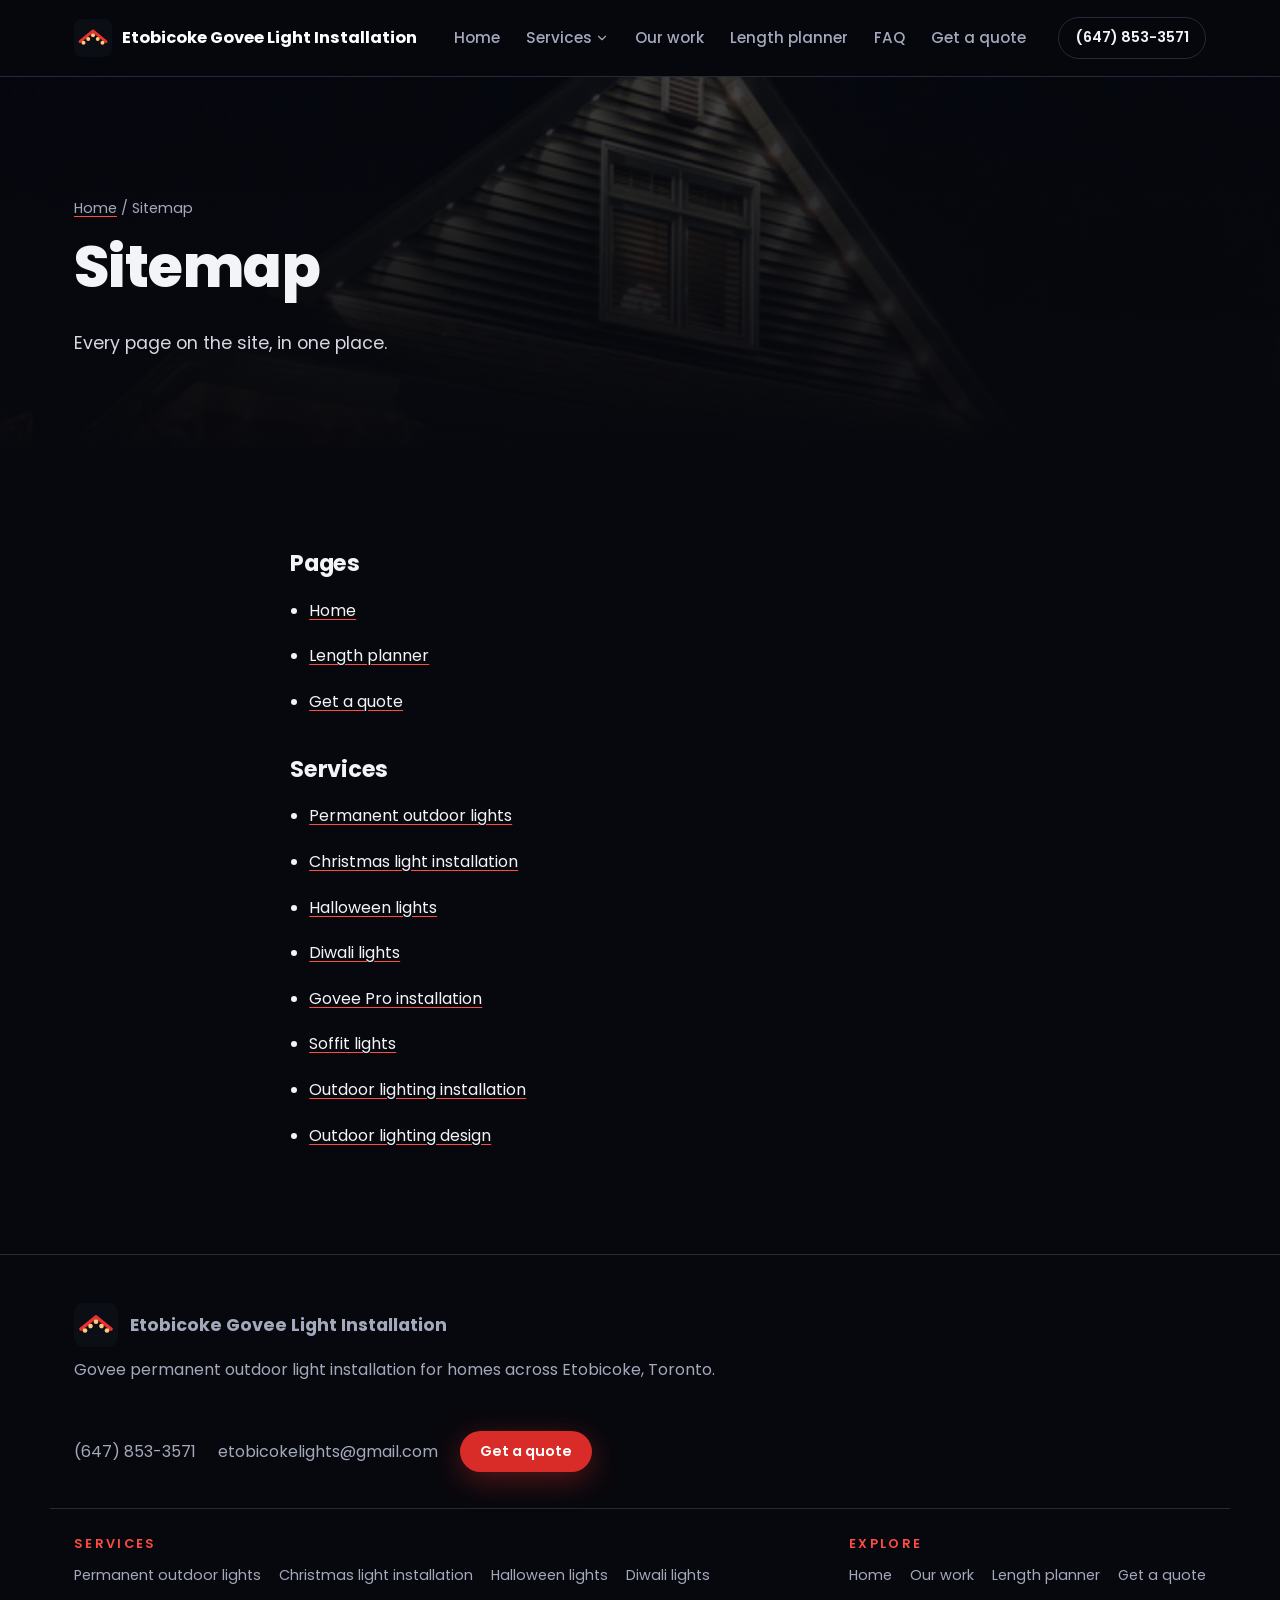
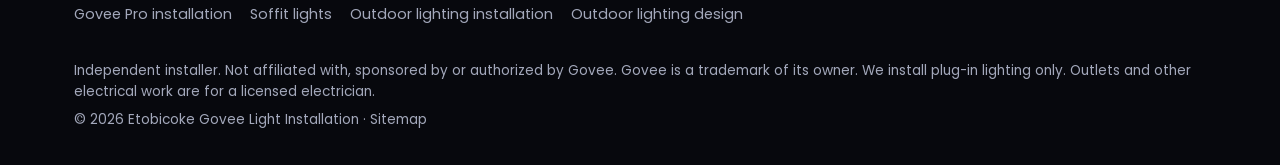
<file: sitemap/index.html>
<!doctype html>
<html lang="en-CA">
<head>
<meta charset="utf-8">
<meta name="viewport" content="width=device-width, initial-scale=1">
<title>Sitemap | Govee Light Installation in Etobicoke</title>
<meta name="description" content="Every page on the site: Govee permanent light installation services in Etobicoke, the length planner and the quote form.">
<link rel="canonical" href="https://etobicokelights.com/sitemap/">
<meta property="og:type" content="website">
<meta property="og:site_name" content="Etobicoke Govee Light Installation">
<meta property="og:title" content="Sitemap | Govee Light Installation in Etobicoke">
<meta property="og:description" content="Every page on the site: Govee permanent light installation services in Etobicoke, the length planner and the quote form.">
<meta property="og:url" content="https://etobicokelights.com/sitemap/">
<meta property="og:image" content="https://etobicokelights.com/assets/og-image.jpg">
<meta property="og:image:width" content="1200">
<meta property="og:image:height" content="630">
<meta property="og:image:alt" content="Govee light installation in Etobicoke: a brick house at night with warm white lights along the front peak and eaves">
<meta name="twitter:card" content="summary_large_image">
<meta name="theme-color" content="#07080D">
<link rel="icon" href="/assets/favicon.svg" type="image/svg+xml">
<link rel="preload" href="/assets/fonts/poppins-400-latin.woff2" as="font" type="font/woff2" crossorigin>
<link rel="preload" href="/assets/fonts/poppins-800-latin.woff2" as="font" type="font/woff2" crossorigin>
<link rel="stylesheet" href="/assets/site.css?v=c8b95cfa">
<script>document.documentElement.classList.add("js")</script>
<script type="application/ld+json">{"@context": "https://schema.org", "@type": "BreadcrumbList", "itemListElement": [{"@type": "ListItem", "position": 1, "name": "Home", "item": "https://etobicokelights.com/"}, {"@type": "ListItem", "position": 2, "name": "Sitemap", "item": "https://etobicokelights.com/sitemap/"}]}</script>
</head>
<body>
<a class="skip" href="#main">Skip to main content</a>
<!-- Inline SVG icon set (Lucide-style, 2px stroke). Partial: build.py puts it at the top of every page. -->
<svg width="0" height="0" style="position:absolute" aria-hidden="true">
  <defs>
    <symbol id="i-bulb" viewBox="0 0 24 24" fill="none" stroke="currentColor" stroke-width="2" stroke-linecap="round" stroke-linejoin="round"><path d="M9 18h6"/><path d="M10 22h4"/><path d="M12 2a7 7 0 0 0-4 12.7c.6.5 1 1.3 1 2.1V18h6v-1.2c0-.8.4-1.6 1-2.1A7 7 0 0 0 12 2z"/></symbol>
    <symbol id="i-pin" viewBox="0 0 24 24" fill="none" stroke="currentColor" stroke-width="2" stroke-linecap="round" stroke-linejoin="round"><path d="M20 10c0 6-8 12-8 12s-8-6-8-12a8 8 0 0 1 16 0z"/><circle cx="12" cy="10" r="3"/></symbol>
    <symbol id="i-phone" viewBox="0 0 24 24" fill="none" stroke="currentColor" stroke-width="2" stroke-linecap="round" stroke-linejoin="round"><path d="M22 16.9v3a2 2 0 0 1-2.2 2 19.8 19.8 0 0 1-8.6-3.1 19.5 19.5 0 0 1-6-6A19.8 19.8 0 0 1 2.1 4.2 2 2 0 0 1 4.1 2h3a2 2 0 0 1 2 1.7c.1.9.4 1.8.7 2.7a2 2 0 0 1-.5 2.1L8 9.8a16 16 0 0 0 6 6l1.3-1.3a2 2 0 0 1 2.1-.4c.9.3 1.8.6 2.7.7a2 2 0 0 1 1.7 2z"/></symbol>
    <symbol id="i-ladder" viewBox="0 0 24 24" fill="none" stroke="currentColor" stroke-width="2" stroke-linecap="round" stroke-linejoin="round"><path d="M8 2v20"/><path d="M16 2v20"/><path d="M8 6h8"/><path d="M8 11h8"/><path d="M8 16h8"/></symbol>
    <symbol id="i-ruler" viewBox="0 0 24 24" fill="none" stroke="currentColor" stroke-width="2" stroke-linecap="round" stroke-linejoin="round"><path d="M21.3 15.3 8.7 2.7a1 1 0 0 0-1.4 0L2.7 7.3a1 1 0 0 0 0 1.4l12.6 12.6a1 1 0 0 0 1.4 0l4.6-4.6a1 1 0 0 0 0-1.4z"/><path d="m7.5 10.5 2 2"/><path d="m10.5 7.5 2 2"/><path d="m13.5 13.5 2 2"/></symbol>
    <symbol id="i-snow" viewBox="0 0 24 24" fill="none" stroke="currentColor" stroke-width="2" stroke-linecap="round" stroke-linejoin="round"><path d="M12 2v20"/><path d="m4.9 4.9 14.2 14.2"/><path d="M2 12h20"/><path d="m19.1 4.9-14.2 14.2"/></symbol>
    <symbol id="i-plug" viewBox="0 0 24 24" fill="none" stroke="currentColor" stroke-width="2" stroke-linecap="round" stroke-linejoin="round"><path d="M12 22v-5"/><path d="M9 8V2"/><path d="M15 8V2"/><path d="M18 8v5a6 6 0 0 1-12 0V8z"/></symbol>
    <symbol id="i-check" viewBox="0 0 24 24" fill="none" stroke="currentColor" stroke-width="2" stroke-linecap="round" stroke-linejoin="round"><circle cx="12" cy="12" r="10"/><path d="m8 12 3 3 5-6"/></symbol>
    <symbol id="i-plus" viewBox="0 0 24 24" fill="none" stroke="currentColor" stroke-width="2" stroke-linecap="round" stroke-linejoin="round"><path d="M12 5v14"/><path d="M5 12h14"/></symbol>
    <symbol id="i-x" viewBox="0 0 24 24" fill="none" stroke="currentColor" stroke-width="2" stroke-linecap="round" stroke-linejoin="round"><path d="M18 6 6 18"/><path d="m6 6 12 12"/></symbol>
    <symbol id="i-menu" viewBox="0 0 24 24" fill="none" stroke="currentColor" stroke-width="2" stroke-linecap="round" stroke-linejoin="round"><path d="M4 6h16"/><path d="M4 12h16"/><path d="M4 18h16"/></symbol>
    <symbol id="i-chevron" viewBox="0 0 24 24" fill="none" stroke="currentColor" stroke-width="2" stroke-linecap="round" stroke-linejoin="round"><path d="m6 9 6 6 6-6"/></symbol>
    <symbol id="i-arrow" viewBox="0 0 24 24" fill="none" stroke="currentColor" stroke-width="2" stroke-linecap="round" stroke-linejoin="round"><path d="M5 12h14"/><path d="m12 5 7 7-7 7"/></symbol>
    <symbol id="i-roof" viewBox="0 0 24 24" fill="none" stroke="currentColor" stroke-width="2" stroke-linecap="round" stroke-linejoin="round"><path d="m3 12 9-8 9 8"/><path d="M6 15h.01"/><path d="M10 15h.01"/><path d="M14 15h.01"/><path d="M18 15h.01"/></symbol>
    <symbol id="i-eave" viewBox="0 0 24 24" fill="none" stroke="currentColor" stroke-width="2" stroke-linecap="round" stroke-linejoin="round"><path d="M2 8h20"/><path d="M4 8v12"/><path d="M6 12h.01"/><path d="M10 12h.01"/><path d="M14 12h.01"/><path d="M18 12h.01"/></symbol>
    <symbol id="i-palette" viewBox="0 0 24 24" fill="none" stroke="currentColor" stroke-width="2" stroke-linecap="round" stroke-linejoin="round"><path d="M12 22a10 10 0 1 1 10-10c0 2.8-2.2 4-4 4h-2a2 2 0 0 0-1.5 3.3A2 2 0 0 1 12 22z"/><circle cx="7.5" cy="10.5" r="1"/><circle cx="10.5" cy="6.5" r="1"/><circle cx="15.5" cy="7.5" r="1"/></symbol>
  </defs>
</svg>

<header class="site">
  <div class="wrap bar">
    <a class="brand" href="/"><img src="/assets/favicon.svg" alt="" width="38" height="38"><span>Etobicoke Govee Light Installation</span></a>
    <nav class="primary" id="primary-nav" aria-label="Primary"><ul><li><a href="/">Home</a></li><li class="has-sub"><a href="/#services">Services<svg class="chev" aria-hidden="true"><use href="#i-chevron"/></svg></a><ul class="sub" aria-label="Services"><li><a href="/permanent-outdoor-lights/">Permanent outdoor lights</a></li><li><a href="/christmas-light-installation/">Christmas light installation</a></li><li><a href="/halloween-lights/">Halloween lights</a></li><li><a href="/diwali-lights/">Diwali lights</a></li><li><a href="/govee-pro-installation/">Govee Pro installation</a></li><li><a href="/soffit-lights/">Soffit lights</a></li><li><a href="/outdoor-lighting-installation/">Outdoor lighting installation</a></li><li><a href="/outdoor-lighting-design/">Outdoor lighting design</a></li></ul></li><li><a href="/#work">Our work</a></li><li><a href="/can-you-cut-govee-permanent-outdoor-lights/">Length planner</a></li><li><a href="/#faq">FAQ</a></li><li><a href="/contact/">Get a quote</a></li></ul></nav>
    <div class="bar-actions">
      <a class="header-phone" href="tel:+16478533571">(647) 853-3571</a>
      <button class="menu-btn" type="button" aria-expanded="false" aria-controls="primary-nav" aria-label="Menu"><svg aria-hidden="true"><use href="#i-menu"/></svg></button>
    </div>
  </div>
</header>

<main id="main">
  <section class="page-head theme-dark" aria-labelledby="page-title">
    <div class="wrap"><div class="narrow">
      <nav class="crumbs" aria-label="Breadcrumb"><a href="/">Home</a> / <span aria-current="page">Sitemap</span></nav>
      <h1 id="page-title">Sitemap</h1>
      <p class="lead">Every page on the site, in one place.</p>
    </div></div>
  </section>

  <section class="theme-light" aria-label="All pages">
    <div class="wrap narrow sitemap">
      <h2>Pages</h2>
<ul><li><a href="/">Home</a></li><li><a href="/can-you-cut-govee-permanent-outdoor-lights/">Length planner</a></li><li><a href="/contact/">Get a quote</a></li></ul>
<h2>Services</h2>
<ul><li><a href="/permanent-outdoor-lights/">Permanent outdoor lights</a></li><li><a href="/christmas-light-installation/">Christmas light installation</a></li><li><a href="/halloween-lights/">Halloween lights</a></li><li><a href="/diwali-lights/">Diwali lights</a></li><li><a href="/govee-pro-installation/">Govee Pro installation</a></li><li><a href="/soffit-lights/">Soffit lights</a></li><li><a href="/outdoor-lighting-installation/">Outdoor lighting installation</a></li><li><a href="/outdoor-lighting-design/">Outdoor lighting design</a></li></ul>

    </div>
  </section>
</main>

<footer class="site">
  <div class="wrap footer-inner">
    <div>
      <a class="foot-brand" href="/"><img src="/assets/favicon.svg" alt="" width="44" height="44">Etobicoke Govee Light Installation</a>
      <p class="muted">Govee permanent outdoor light installation for homes across Etobicoke, Toronto.</p>
    </div>
    <div class="footer-links">
      <a href="tel:+16478533571">(647) 853-3571</a>
      <a href="mailto:etobicokelights@gmail.com">etobicokelights@gmail.com</a>
      
      <a href="/contact/" class="btn btn-small">Get a quote</a>
    </div>
  </div>
  <div class="wrap foot-nav">
    <nav aria-label="Services"><h2>Services</h2><ul><li><a href="/permanent-outdoor-lights/">Permanent outdoor lights</a></li><li><a href="/christmas-light-installation/">Christmas light installation</a></li><li><a href="/halloween-lights/">Halloween lights</a></li><li><a href="/diwali-lights/">Diwali lights</a></li><li><a href="/govee-pro-installation/">Govee Pro installation</a></li><li><a href="/soffit-lights/">Soffit lights</a></li><li><a href="/outdoor-lighting-installation/">Outdoor lighting installation</a></li><li><a href="/outdoor-lighting-design/">Outdoor lighting design</a></li></ul></nav>
    <nav aria-label="Footer"><h2>Explore</h2><ul><li><a href="/">Home</a></li><li><a href="/#work">Our work</a></li><li><a href="/can-you-cut-govee-permanent-outdoor-lights/">Length planner</a></li><li><a href="/contact/">Get a quote</a></li></ul></nav>
  </div>
  <div class="wrap copyright">
    <p>Independent installer. Not affiliated with, sponsored by or authorized by Govee. Govee is a trademark of its owner. We install plug-in lighting only. Outlets and other electrical work are for a licensed electrician.</p>
    <p>&copy; 2026 Etobicoke Govee Light Installation · <a href="/sitemap/">Sitemap</a></p>
  </div>
</footer>
<script src="/assets/site.js?v=c8b95cfa" defer></script>
</body>
</html>
</file>
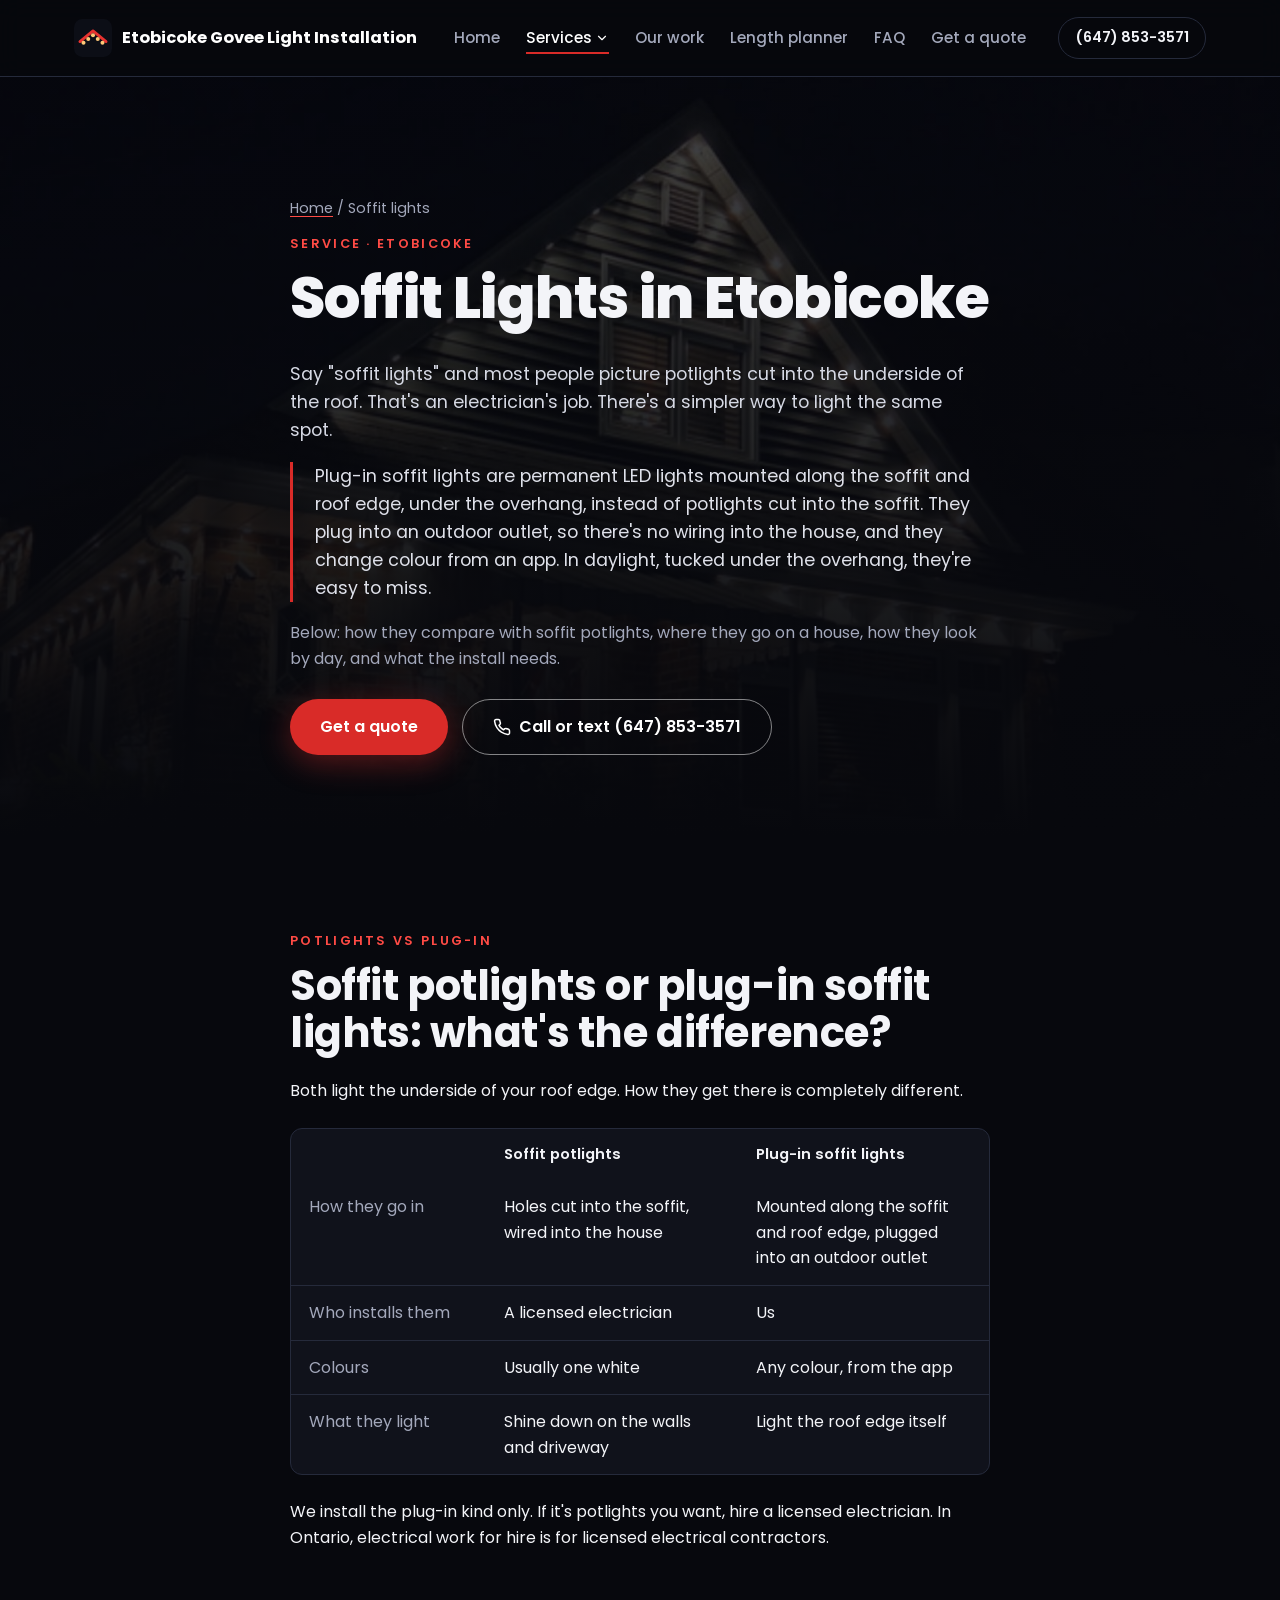
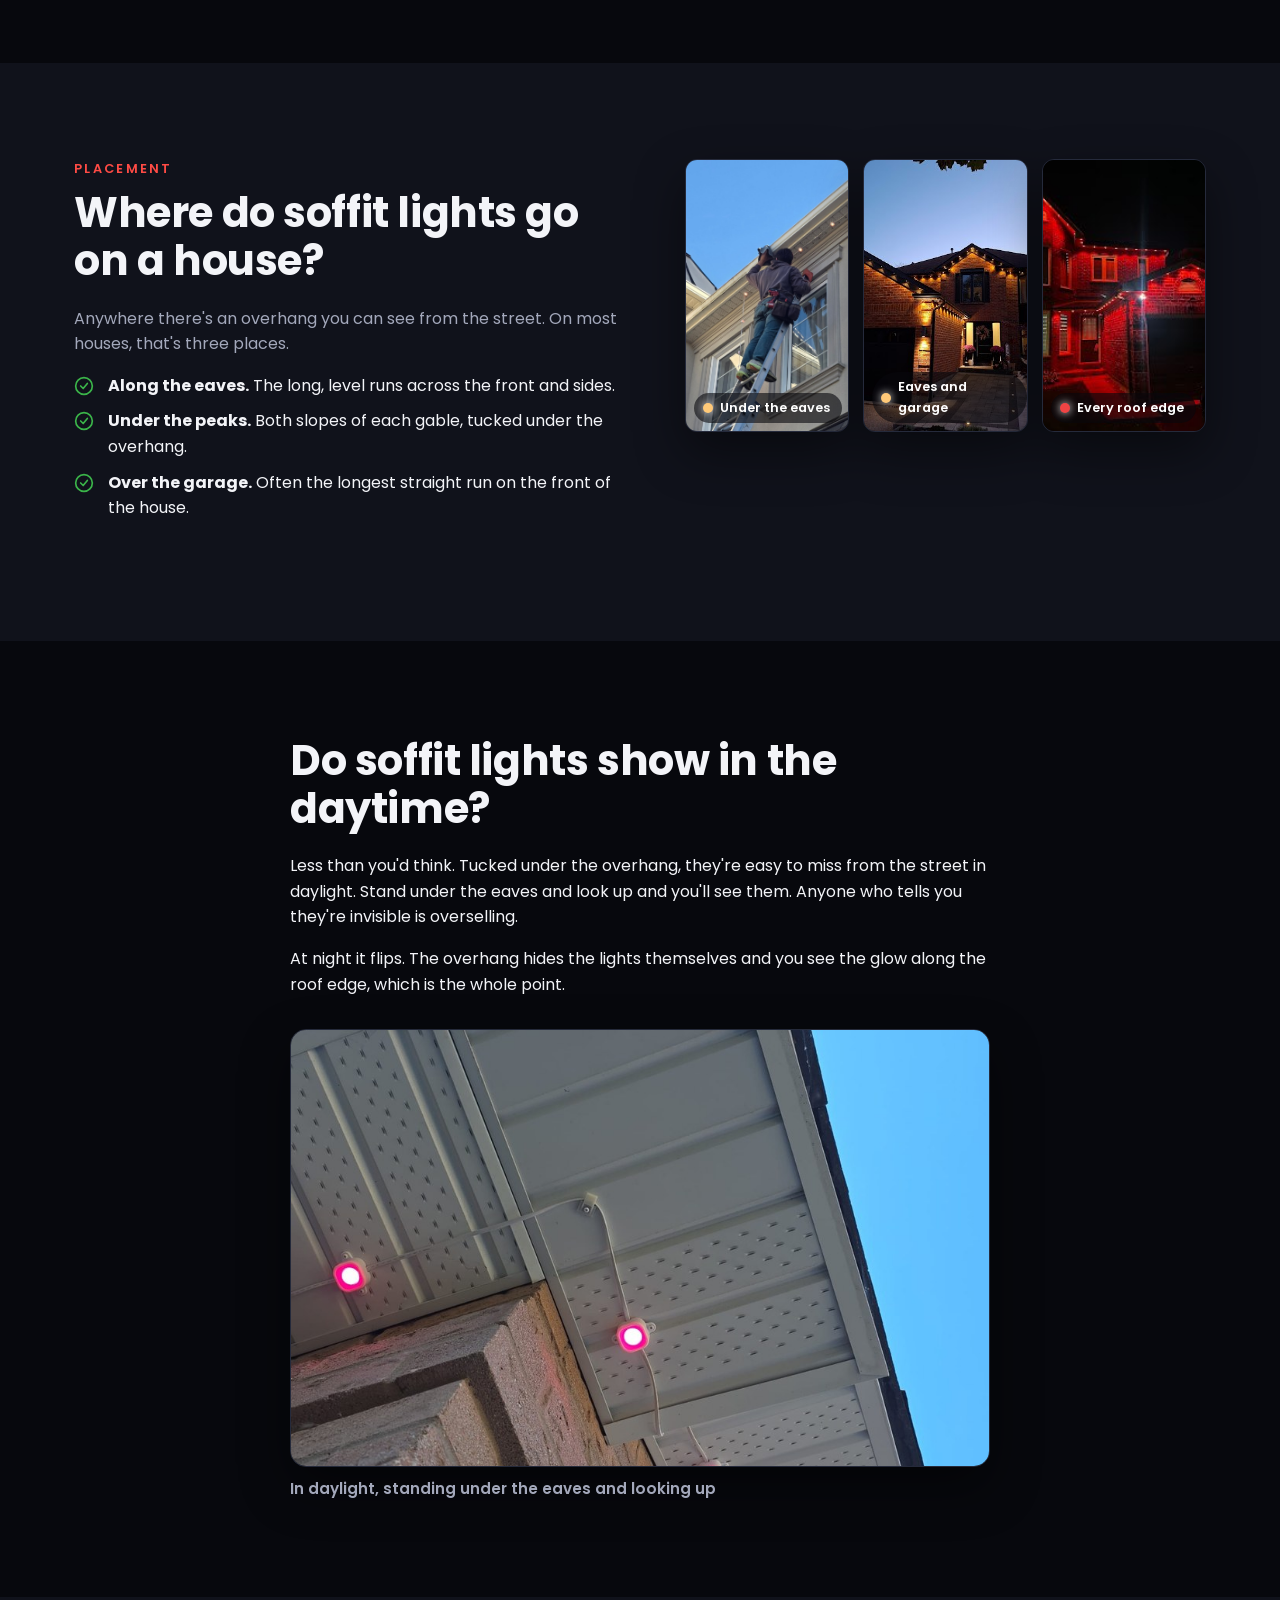
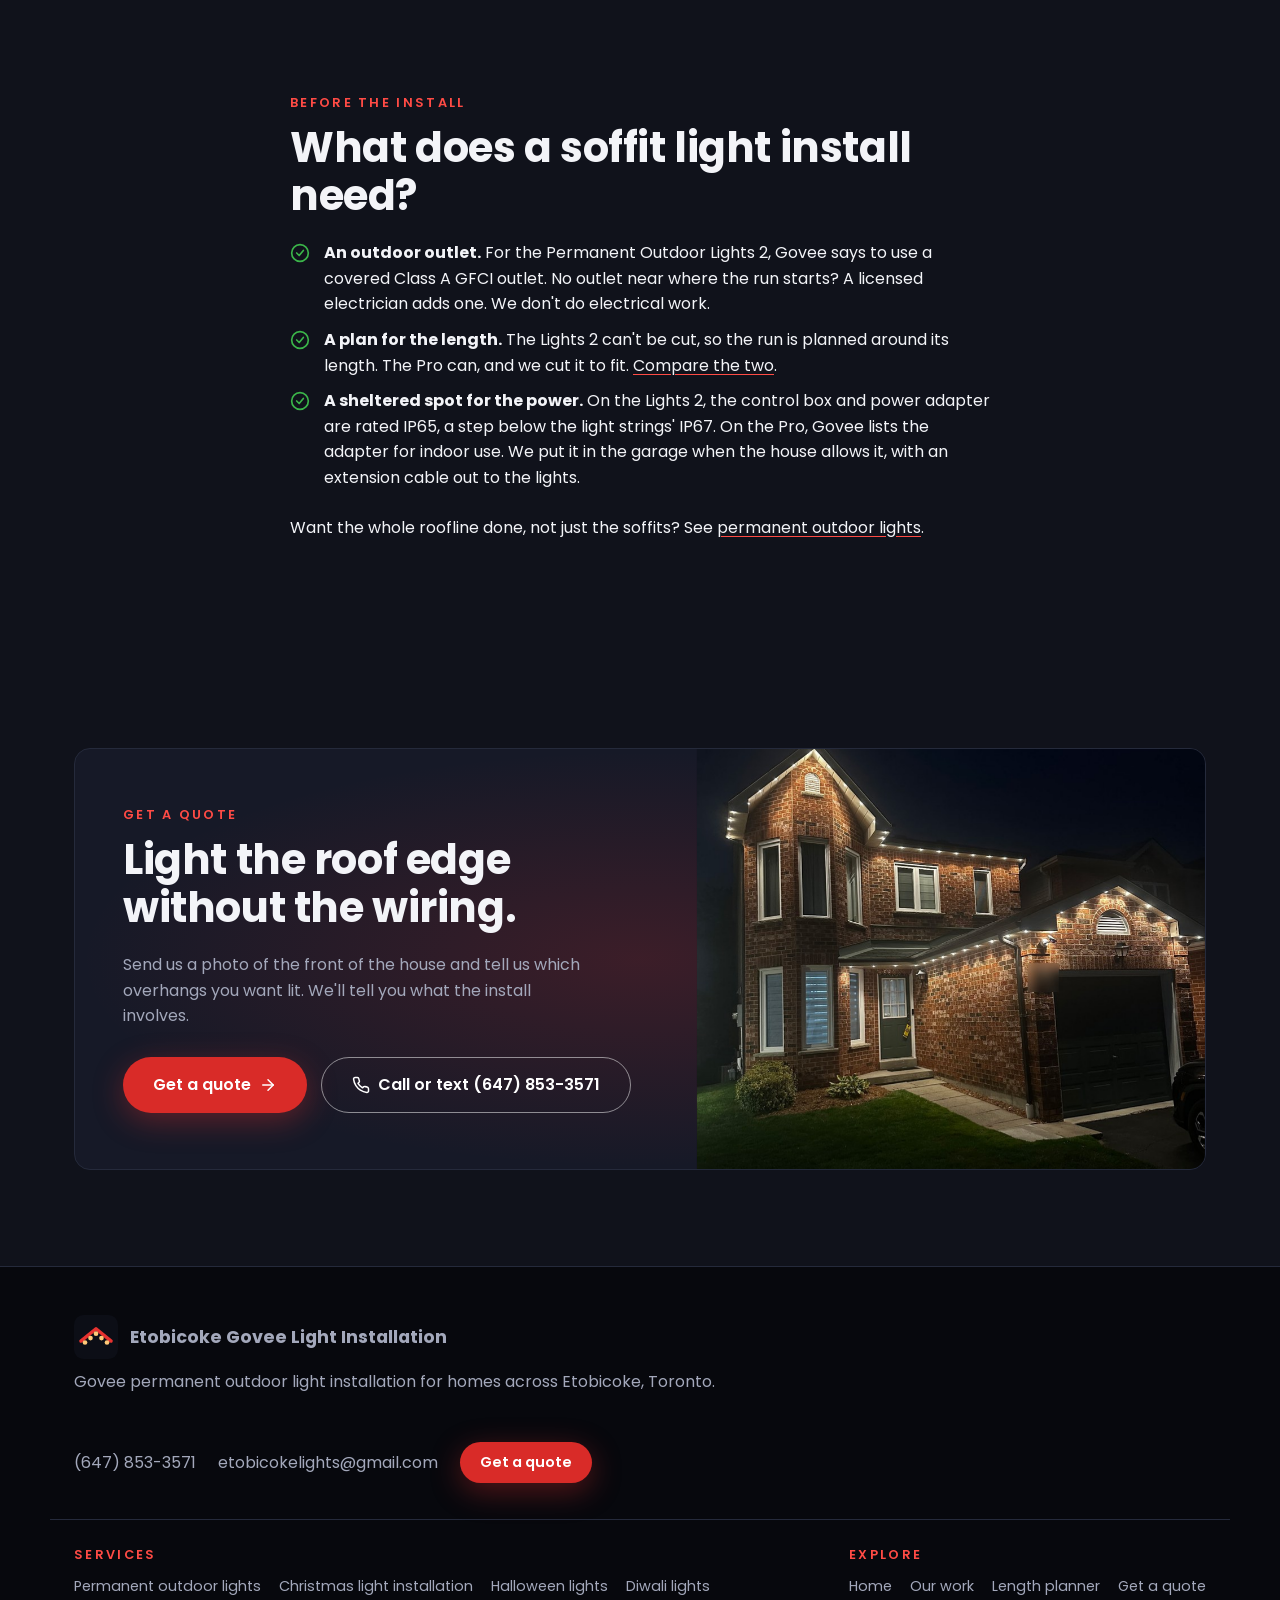
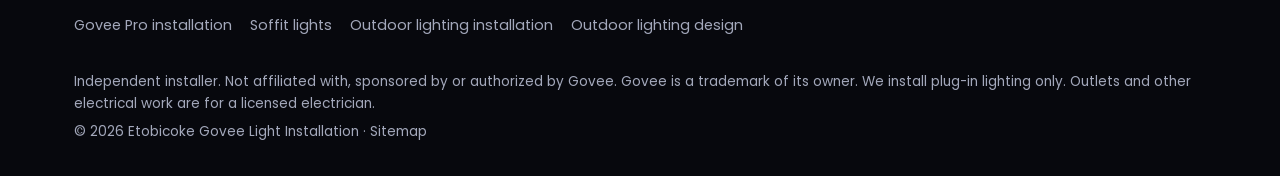
<file: soffit-lights/index.html>
<!doctype html>
<html lang="en-CA">
<head>
<meta charset="utf-8">
<meta name="viewport" content="width=device-width, initial-scale=1">
<title>Soffit Lights Etobicoke | Plug-In, No Wiring</title>
<meta name="description" content="Plug-in soffit lights tucked under your Etobicoke roof edge. Thousands of colours from the app. No potlights, no wiring. Get a quote.">
<link rel="canonical" href="https://etobicokelights.com/soffit-lights/">
<meta property="og:type" content="website">
<meta property="og:site_name" content="Etobicoke Govee Light Installation">
<meta property="og:title" content="Soffit Lights Etobicoke | Plug-In, No Wiring">
<meta property="og:description" content="Plug-in soffit lights tucked under your Etobicoke roof edge. Thousands of colours from the app. No potlights, no wiring. Get a quote.">
<meta property="og:url" content="https://etobicokelights.com/soffit-lights/">
<meta property="og:image" content="https://etobicokelights.com/assets/og-image.jpg">
<meta property="og:image:width" content="1200">
<meta property="og:image:height" content="630">
<meta property="og:image:alt" content="Govee light installation in Etobicoke: a brick house at night with warm white lights along the front peak and eaves">
<meta name="twitter:card" content="summary_large_image">
<meta name="theme-color" content="#07080D">
<link rel="icon" href="/assets/favicon.svg" type="image/svg+xml">
<link rel="preload" href="/assets/fonts/poppins-400-latin.woff2" as="font" type="font/woff2" crossorigin>
<link rel="preload" href="/assets/fonts/poppins-800-latin.woff2" as="font" type="font/woff2" crossorigin>
<link rel="stylesheet" href="/assets/site.css?v=c8b95cfa">
<script>document.documentElement.classList.add("js")</script>
<script type="application/ld+json">{"@context": "https://schema.org", "@type": "Service", "name": "Soffit lighting installation", "serviceType": "Soffit lighting installation", "url": "https://etobicokelights.com/soffit-lights/", "description": "Plug-in soffit lights tucked under your Etobicoke roof edge. Thousands of colours from the app. No potlights, no wiring. Get a quote.", "areaServed": {"@type": "Place", "name": "Etobicoke, Toronto, ON"}, "provider": {"@type": "HomeAndConstructionBusiness", "@id": "https://etobicokelights.com/#business", "name": "Etobicoke Govee Light Installation", "url": "https://etobicokelights.com/", "telephone": "+16478533571"}}</script>
<script type="application/ld+json">{"@context": "https://schema.org", "@type": "BreadcrumbList", "itemListElement": [{"@type": "ListItem", "position": 1, "name": "Home", "item": "https://etobicokelights.com/"}, {"@type": "ListItem", "position": 2, "name": "Soffit lights", "item": "https://etobicokelights.com/soffit-lights/"}]}</script>
</head>
<body>
<a class="skip" href="#main">Skip to main content</a>
<!-- Inline SVG icon set (Lucide-style, 2px stroke). Partial: build.py puts it at the top of every page. -->
<svg width="0" height="0" style="position:absolute" aria-hidden="true">
  <defs>
    <symbol id="i-bulb" viewBox="0 0 24 24" fill="none" stroke="currentColor" stroke-width="2" stroke-linecap="round" stroke-linejoin="round"><path d="M9 18h6"/><path d="M10 22h4"/><path d="M12 2a7 7 0 0 0-4 12.7c.6.5 1 1.3 1 2.1V18h6v-1.2c0-.8.4-1.6 1-2.1A7 7 0 0 0 12 2z"/></symbol>
    <symbol id="i-pin" viewBox="0 0 24 24" fill="none" stroke="currentColor" stroke-width="2" stroke-linecap="round" stroke-linejoin="round"><path d="M20 10c0 6-8 12-8 12s-8-6-8-12a8 8 0 0 1 16 0z"/><circle cx="12" cy="10" r="3"/></symbol>
    <symbol id="i-phone" viewBox="0 0 24 24" fill="none" stroke="currentColor" stroke-width="2" stroke-linecap="round" stroke-linejoin="round"><path d="M22 16.9v3a2 2 0 0 1-2.2 2 19.8 19.8 0 0 1-8.6-3.1 19.5 19.5 0 0 1-6-6A19.8 19.8 0 0 1 2.1 4.2 2 2 0 0 1 4.1 2h3a2 2 0 0 1 2 1.7c.1.9.4 1.8.7 2.7a2 2 0 0 1-.5 2.1L8 9.8a16 16 0 0 0 6 6l1.3-1.3a2 2 0 0 1 2.1-.4c.9.3 1.8.6 2.7.7a2 2 0 0 1 1.7 2z"/></symbol>
    <symbol id="i-ladder" viewBox="0 0 24 24" fill="none" stroke="currentColor" stroke-width="2" stroke-linecap="round" stroke-linejoin="round"><path d="M8 2v20"/><path d="M16 2v20"/><path d="M8 6h8"/><path d="M8 11h8"/><path d="M8 16h8"/></symbol>
    <symbol id="i-ruler" viewBox="0 0 24 24" fill="none" stroke="currentColor" stroke-width="2" stroke-linecap="round" stroke-linejoin="round"><path d="M21.3 15.3 8.7 2.7a1 1 0 0 0-1.4 0L2.7 7.3a1 1 0 0 0 0 1.4l12.6 12.6a1 1 0 0 0 1.4 0l4.6-4.6a1 1 0 0 0 0-1.4z"/><path d="m7.5 10.5 2 2"/><path d="m10.5 7.5 2 2"/><path d="m13.5 13.5 2 2"/></symbol>
    <symbol id="i-snow" viewBox="0 0 24 24" fill="none" stroke="currentColor" stroke-width="2" stroke-linecap="round" stroke-linejoin="round"><path d="M12 2v20"/><path d="m4.9 4.9 14.2 14.2"/><path d="M2 12h20"/><path d="m19.1 4.9-14.2 14.2"/></symbol>
    <symbol id="i-plug" viewBox="0 0 24 24" fill="none" stroke="currentColor" stroke-width="2" stroke-linecap="round" stroke-linejoin="round"><path d="M12 22v-5"/><path d="M9 8V2"/><path d="M15 8V2"/><path d="M18 8v5a6 6 0 0 1-12 0V8z"/></symbol>
    <symbol id="i-check" viewBox="0 0 24 24" fill="none" stroke="currentColor" stroke-width="2" stroke-linecap="round" stroke-linejoin="round"><circle cx="12" cy="12" r="10"/><path d="m8 12 3 3 5-6"/></symbol>
    <symbol id="i-plus" viewBox="0 0 24 24" fill="none" stroke="currentColor" stroke-width="2" stroke-linecap="round" stroke-linejoin="round"><path d="M12 5v14"/><path d="M5 12h14"/></symbol>
    <symbol id="i-x" viewBox="0 0 24 24" fill="none" stroke="currentColor" stroke-width="2" stroke-linecap="round" stroke-linejoin="round"><path d="M18 6 6 18"/><path d="m6 6 12 12"/></symbol>
    <symbol id="i-menu" viewBox="0 0 24 24" fill="none" stroke="currentColor" stroke-width="2" stroke-linecap="round" stroke-linejoin="round"><path d="M4 6h16"/><path d="M4 12h16"/><path d="M4 18h16"/></symbol>
    <symbol id="i-chevron" viewBox="0 0 24 24" fill="none" stroke="currentColor" stroke-width="2" stroke-linecap="round" stroke-linejoin="round"><path d="m6 9 6 6 6-6"/></symbol>
    <symbol id="i-arrow" viewBox="0 0 24 24" fill="none" stroke="currentColor" stroke-width="2" stroke-linecap="round" stroke-linejoin="round"><path d="M5 12h14"/><path d="m12 5 7 7-7 7"/></symbol>
    <symbol id="i-roof" viewBox="0 0 24 24" fill="none" stroke="currentColor" stroke-width="2" stroke-linecap="round" stroke-linejoin="round"><path d="m3 12 9-8 9 8"/><path d="M6 15h.01"/><path d="M10 15h.01"/><path d="M14 15h.01"/><path d="M18 15h.01"/></symbol>
    <symbol id="i-eave" viewBox="0 0 24 24" fill="none" stroke="currentColor" stroke-width="2" stroke-linecap="round" stroke-linejoin="round"><path d="M2 8h20"/><path d="M4 8v12"/><path d="M6 12h.01"/><path d="M10 12h.01"/><path d="M14 12h.01"/><path d="M18 12h.01"/></symbol>
    <symbol id="i-palette" viewBox="0 0 24 24" fill="none" stroke="currentColor" stroke-width="2" stroke-linecap="round" stroke-linejoin="round"><path d="M12 22a10 10 0 1 1 10-10c0 2.8-2.2 4-4 4h-2a2 2 0 0 0-1.5 3.3A2 2 0 0 1 12 22z"/><circle cx="7.5" cy="10.5" r="1"/><circle cx="10.5" cy="6.5" r="1"/><circle cx="15.5" cy="7.5" r="1"/></symbol>
  </defs>
</svg>

<header class="site">
  <div class="wrap bar">
    <a class="brand" href="/"><img src="/assets/favicon.svg" alt="" width="38" height="38"><span>Etobicoke Govee Light Installation</span></a>
    <nav class="primary" id="primary-nav" aria-label="Primary"><ul><li><a href="/">Home</a></li><li class="has-sub active"><a href="/#services">Services<svg class="chev" aria-hidden="true"><use href="#i-chevron"/></svg></a><ul class="sub" aria-label="Services"><li><a href="/permanent-outdoor-lights/">Permanent outdoor lights</a></li><li><a href="/christmas-light-installation/">Christmas light installation</a></li><li><a href="/halloween-lights/">Halloween lights</a></li><li><a href="/diwali-lights/">Diwali lights</a></li><li><a href="/govee-pro-installation/">Govee Pro installation</a></li><li><a href="/soffit-lights/" aria-current="page">Soffit lights</a></li><li><a href="/outdoor-lighting-installation/">Outdoor lighting installation</a></li><li><a href="/outdoor-lighting-design/">Outdoor lighting design</a></li></ul></li><li><a href="/#work">Our work</a></li><li><a href="/can-you-cut-govee-permanent-outdoor-lights/">Length planner</a></li><li><a href="/#faq">FAQ</a></li><li><a href="/contact/">Get a quote</a></li></ul></nav>
    <div class="bar-actions">
      <a class="header-phone" href="tel:+16478533571">(647) 853-3571</a>
      <button class="menu-btn" type="button" aria-expanded="false" aria-controls="primary-nav" aria-label="Menu"><svg aria-hidden="true"><use href="#i-menu"/></svg></button>
    </div>
  </div>
</header>

<main id="main">
  <section class="page-head theme-dark" aria-labelledby="page-title">
    <div class="wrap narrow">
      <nav class="crumbs" aria-label="Breadcrumb"><a href="/">Home</a> / <span aria-current="page">Soffit lights</span></nav>
      <p class="eyebrow">Service · Etobicoke</p>
      <h1 id="page-title">Soffit Lights in Etobicoke</h1>
      <p class="lead">Say "soffit lights" and most people picture potlights cut into the underside of the roof. That's an electrician's job. There's a simpler way to light the same spot.</p>
      <p class="answer" style="margin-top:var(--space-6)">Plug-in soffit lights are permanent LED lights mounted along the soffit and roof edge, under the overhang, instead of potlights cut into the soffit. They plug into an outdoor outlet, so there's no wiring into the house, and they change colour from an app. In daylight, tucked under the overhang, they're easy to miss.</p>
      <p class="muted">Below: how they compare with soffit potlights, where they go on a house, how they look by day, and what the install needs.</p>
      <div class="actions">
        <a class="btn btn-primary" href="/contact/">Get a quote</a>
        <a class="btn btn-ghost" href="tel:+16478533571"><svg aria-hidden="true"><use href="#i-phone"/></svg>Call or text (647) 853-3571</a>
      </div>
    </div>
  </section>

  <section class="theme-light" aria-labelledby="vs-title">
    <div class="wrap narrow">
      <p class="eyebrow">Potlights vs plug-in</p>
      <h2 id="vs-title">Soffit potlights or plug-in soffit lights: what's the difference?</h2>
      <p>Both light the underside of your roof edge. How they get there is completely different.</p>
      <div class="table-wrap">
        <table class="spec spec-3">
          <thead>
            <tr><th scope="col"><span class="sr-only">Question</span></th><th scope="col">Soffit potlights</th><th scope="col">Plug-in soffit lights</th></tr>
          </thead>
          <tbody>
            <tr><th scope="row">How they go in</th><td>Holes cut into the soffit, wired into the house</td><td>Mounted along the soffit and roof edge, plugged into an outdoor outlet</td></tr>
            <tr><th scope="row">Who installs them</th><td>A licensed electrician</td><td>Us</td></tr>
            <tr><th scope="row">Colours</th><td>Usually one white</td><td>Any colour, from the app</td></tr>
            <tr><th scope="row">What they light</th><td>Shine down on the walls and driveway</td><td>Light the roof edge itself</td></tr>
          </tbody>
        </table>
      </div>
      <p>We install the plug-in kind only. If it's potlights you want, hire a licensed electrician. In Ontario, electrical work for hire is for licensed electrical contractors.</p>
    </div>
  </section>

  <section class="theme-cream" aria-labelledby="where-title">
    <div class="wrap split">
      <div>
        <p class="eyebrow">Placement</p>
        <h2 id="where-title">Where do soffit lights go on a house?</h2>
        <p>Anywhere there's an overhang you can see from the street. On most houses, that's three places.</p>
        <ul class="checks">
          <li><svg aria-hidden="true"><use href="#i-check"/></svg><span><strong>Along the eaves.</strong> The long, level runs across the front and sides.</span></li>
          <li><svg aria-hidden="true"><use href="#i-check"/></svg><span><strong>Under the peaks.</strong> Both slopes of each gable, tucked under the overhang.</span></li>
          <li><svg aria-hidden="true"><use href="#i-check"/></svg><span><strong>Over the garage.</strong> Often the longest straight run on the front of the house.</span></li>
        </ul>
      </div>
      <div class="scene-shots">
        <figure><img src="/assets/img/jobs/installer-under-eaves.jpg" alt="Close-up of our installer under the eaves of a stucco house, with warm white lights tucked along the soffit" width="1131" height="1200" loading="lazy"><figcaption><span class="swatch" style="background:#FFC978"></span>Under the eaves</figcaption></figure>
        <figure><img src="/assets/img/jobs/warm-white-dusk.jpg" alt="Brick house at dusk with warm white lights under the eaves and along the garage, one of our installs" width="243" height="406" loading="lazy"><figcaption><span class="swatch" style="background:#FFC978"></span>Eaves and garage</figcaption></figure>
        <figure><img src="/assets/img/jobs/red-roofline.jpg" alt="Two-storey brick house at night with red lights under every roof edge, one of our installs" width="243" height="244" loading="lazy"><figcaption><span class="swatch" style="background:#EF4444"></span>Every roof edge</figcaption></figure>
      </div>
    </div>
  </section>

  <section class="theme-light" aria-labelledby="day-title">
    <div class="wrap narrow">
      <h2 id="day-title">Do soffit lights show in the daytime?</h2>
      <p>Less than you'd think. Tucked under the overhang, they're easy to miss from the street in daylight. Stand under the eaves and look up and you'll see them. Anyone who tells you they're invisible is overselling.</p>
      <p>At night it flips. The overhang hides the lights themselves and you see the glow along the roof edge, which is the whole point.</p>
      <figure class="job-photo"><img src="/assets/img/jobs/pods-under-soffit-day.jpg" alt="Looking up under a white soffit in daylight at small square light pods clipped along the edge, glowing pink, one of our installs" width="900" height="1200" loading="lazy" style="object-position:50% 45%"><figcaption>In daylight, standing under the eaves and looking up</figcaption></figure>
    </div>
  </section>

  <section class="theme-dark" aria-labelledby="needs-title">
    <div class="wrap narrow">
      <p class="eyebrow">Before the install</p>
      <h2 id="needs-title">What does a soffit light install need?</h2>
      <ul class="checks">
        <li><svg aria-hidden="true"><use href="#i-check"/></svg><span><strong>An outdoor outlet.</strong> For the Permanent Outdoor Lights 2, Govee says to use a covered Class A GFCI outlet. No outlet near where the run starts? A licensed electrician adds one. We don't do electrical work.</span></li>
        <li><svg aria-hidden="true"><use href="#i-check"/></svg><span><strong>A plan for the length.</strong> The Lights 2 can't be cut, so the run is planned around its length. The Pro can, and we cut it to fit. <a href="/can-you-cut-govee-permanent-outdoor-lights/">Compare the two</a>.</span></li>
        <li><svg aria-hidden="true"><use href="#i-check"/></svg><span><strong>A sheltered spot for the power.</strong> On the Lights 2, the control box and power adapter are rated IP65, a step below the light strings' IP67. On the Pro, Govee lists the adapter for indoor use. We put it in the garage when the house allows it, with an extension cable out to the lights.</span></li>
      </ul>
      <p>Want the whole roofline done, not just the soffits? See <a href="/permanent-outdoor-lights/">permanent outdoor lights</a>.</p>
    </div>
  </section>

  <section class="theme-cream" aria-labelledby="cta-title">
    <div class="wrap">
      <div class="cta-photo">
        <div class="cta-copy">
          <p class="eyebrow">Get a quote</p>
          <h2 id="cta-title">Light the roof edge without the wiring.</h2>
          <p>Send us a photo of the front of the house and tell us which overhangs you want lit. We'll tell you what the install involves.</p>
          <div class="actions">
            <a class="btn btn-primary" href="/contact/">Get a quote<svg aria-hidden="true"><use href="#i-arrow"/></svg></a>
            <a class="btn btn-ghost" href="tel:+16478533571"><svg aria-hidden="true"><use href="#i-phone"/></svg>Call or text (647) 853-3571</a>
          </div>
        </div>
        <div class="cta-media"><img src="/assets/img/jobs/warm-white-brick-night.jpg" alt="Warm white lights under the eaves of a two-storey brick house at night, one of our installs" width="900" height="1200" loading="lazy"></div>
      </div>
    </div>
  </section>
</main>

<footer class="site">
  <div class="wrap footer-inner">
    <div>
      <a class="foot-brand" href="/"><img src="/assets/favicon.svg" alt="" width="44" height="44">Etobicoke Govee Light Installation</a>
      <p class="muted">Govee permanent outdoor light installation for homes across Etobicoke, Toronto.</p>
    </div>
    <div class="footer-links">
      <a href="tel:+16478533571">(647) 853-3571</a>
      <a href="mailto:etobicokelights@gmail.com">etobicokelights@gmail.com</a>
      
      <a href="/contact/" class="btn btn-small">Get a quote</a>
    </div>
  </div>
  <div class="wrap foot-nav">
    <nav aria-label="Services"><h2>Services</h2><ul><li><a href="/permanent-outdoor-lights/">Permanent outdoor lights</a></li><li><a href="/christmas-light-installation/">Christmas light installation</a></li><li><a href="/halloween-lights/">Halloween lights</a></li><li><a href="/diwali-lights/">Diwali lights</a></li><li><a href="/govee-pro-installation/">Govee Pro installation</a></li><li><a href="/soffit-lights/">Soffit lights</a></li><li><a href="/outdoor-lighting-installation/">Outdoor lighting installation</a></li><li><a href="/outdoor-lighting-design/">Outdoor lighting design</a></li></ul></nav>
    <nav aria-label="Footer"><h2>Explore</h2><ul><li><a href="/">Home</a></li><li><a href="/#work">Our work</a></li><li><a href="/can-you-cut-govee-permanent-outdoor-lights/">Length planner</a></li><li><a href="/contact/">Get a quote</a></li></ul></nav>
  </div>
  <div class="wrap copyright">
    <p>Independent installer. Not affiliated with, sponsored by or authorized by Govee. Govee is a trademark of its owner. We install plug-in lighting only. Outlets and other electrical work are for a licensed electrician.</p>
    <p>&copy; 2026 Etobicoke Govee Light Installation · <a href="/sitemap/">Sitemap</a></p>
  </div>
</footer>
<script src="/assets/site.js?v=c8b95cfa" defer></script>
</body>
</html>
</file>
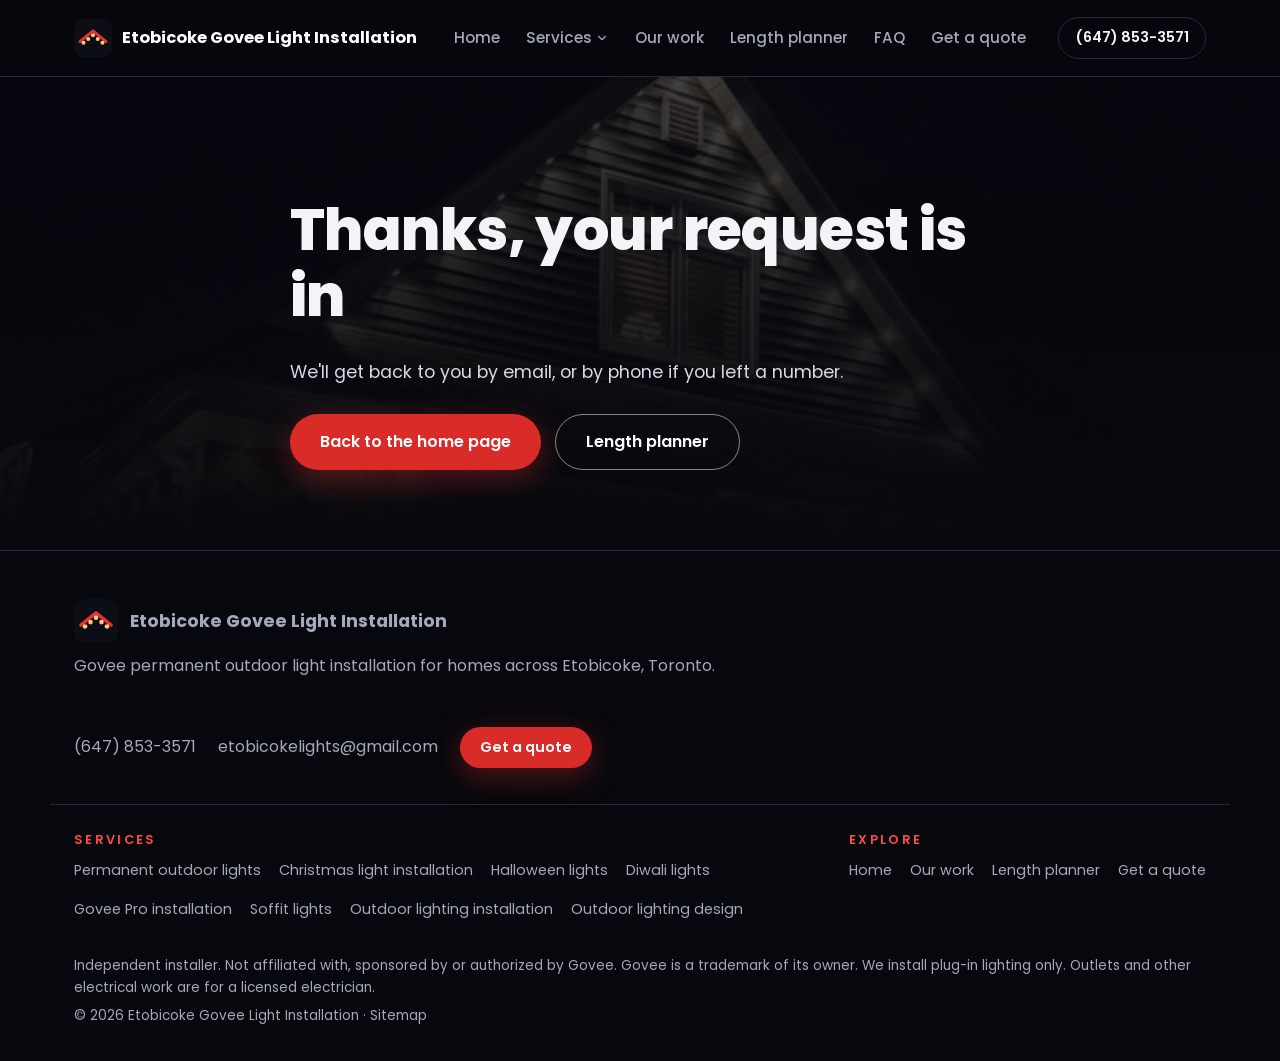
<file: contact/thanks/index.html>
<!doctype html>
<html lang="en-CA">
<head>
<meta charset="utf-8">
<meta name="viewport" content="width=device-width, initial-scale=1">
<meta name="robots" content="noindex, nofollow">
<title>Thanks, Your Request Is In</title>
<meta name="description" content="Your quote request was sent.">
<link rel="canonical" href="https://etobicokelights.com/contact/thanks/">
<meta property="og:type" content="website">
<meta property="og:site_name" content="Etobicoke Govee Light Installation">
<meta property="og:title" content="Thanks, Your Request Is In">
<meta property="og:description" content="Your quote request was sent.">
<meta property="og:url" content="https://etobicokelights.com/contact/thanks/">
<meta property="og:image" content="https://etobicokelights.com/assets/og-image.jpg">
<meta property="og:image:width" content="1200">
<meta property="og:image:height" content="630">
<meta property="og:image:alt" content="Govee light installation in Etobicoke: a brick house at night with warm white lights along the front peak and eaves">
<meta name="twitter:card" content="summary_large_image">
<meta name="theme-color" content="#07080D">
<link rel="icon" href="/assets/favicon.svg" type="image/svg+xml">
<link rel="preload" href="/assets/fonts/poppins-400-latin.woff2" as="font" type="font/woff2" crossorigin>
<link rel="preload" href="/assets/fonts/poppins-800-latin.woff2" as="font" type="font/woff2" crossorigin>
<link rel="stylesheet" href="/assets/site.css?v=c8b95cfa">
<script>document.documentElement.classList.add("js")</script>
</head>
<body>
<a class="skip" href="#main">Skip to main content</a>
<!-- Inline SVG icon set (Lucide-style, 2px stroke). Partial: build.py puts it at the top of every page. -->
<svg width="0" height="0" style="position:absolute" aria-hidden="true">
  <defs>
    <symbol id="i-bulb" viewBox="0 0 24 24" fill="none" stroke="currentColor" stroke-width="2" stroke-linecap="round" stroke-linejoin="round"><path d="M9 18h6"/><path d="M10 22h4"/><path d="M12 2a7 7 0 0 0-4 12.7c.6.5 1 1.3 1 2.1V18h6v-1.2c0-.8.4-1.6 1-2.1A7 7 0 0 0 12 2z"/></symbol>
    <symbol id="i-pin" viewBox="0 0 24 24" fill="none" stroke="currentColor" stroke-width="2" stroke-linecap="round" stroke-linejoin="round"><path d="M20 10c0 6-8 12-8 12s-8-6-8-12a8 8 0 0 1 16 0z"/><circle cx="12" cy="10" r="3"/></symbol>
    <symbol id="i-phone" viewBox="0 0 24 24" fill="none" stroke="currentColor" stroke-width="2" stroke-linecap="round" stroke-linejoin="round"><path d="M22 16.9v3a2 2 0 0 1-2.2 2 19.8 19.8 0 0 1-8.6-3.1 19.5 19.5 0 0 1-6-6A19.8 19.8 0 0 1 2.1 4.2 2 2 0 0 1 4.1 2h3a2 2 0 0 1 2 1.7c.1.9.4 1.8.7 2.7a2 2 0 0 1-.5 2.1L8 9.8a16 16 0 0 0 6 6l1.3-1.3a2 2 0 0 1 2.1-.4c.9.3 1.8.6 2.7.7a2 2 0 0 1 1.7 2z"/></symbol>
    <symbol id="i-ladder" viewBox="0 0 24 24" fill="none" stroke="currentColor" stroke-width="2" stroke-linecap="round" stroke-linejoin="round"><path d="M8 2v20"/><path d="M16 2v20"/><path d="M8 6h8"/><path d="M8 11h8"/><path d="M8 16h8"/></symbol>
    <symbol id="i-ruler" viewBox="0 0 24 24" fill="none" stroke="currentColor" stroke-width="2" stroke-linecap="round" stroke-linejoin="round"><path d="M21.3 15.3 8.7 2.7a1 1 0 0 0-1.4 0L2.7 7.3a1 1 0 0 0 0 1.4l12.6 12.6a1 1 0 0 0 1.4 0l4.6-4.6a1 1 0 0 0 0-1.4z"/><path d="m7.5 10.5 2 2"/><path d="m10.5 7.5 2 2"/><path d="m13.5 13.5 2 2"/></symbol>
    <symbol id="i-snow" viewBox="0 0 24 24" fill="none" stroke="currentColor" stroke-width="2" stroke-linecap="round" stroke-linejoin="round"><path d="M12 2v20"/><path d="m4.9 4.9 14.2 14.2"/><path d="M2 12h20"/><path d="m19.1 4.9-14.2 14.2"/></symbol>
    <symbol id="i-plug" viewBox="0 0 24 24" fill="none" stroke="currentColor" stroke-width="2" stroke-linecap="round" stroke-linejoin="round"><path d="M12 22v-5"/><path d="M9 8V2"/><path d="M15 8V2"/><path d="M18 8v5a6 6 0 0 1-12 0V8z"/></symbol>
    <symbol id="i-check" viewBox="0 0 24 24" fill="none" stroke="currentColor" stroke-width="2" stroke-linecap="round" stroke-linejoin="round"><circle cx="12" cy="12" r="10"/><path d="m8 12 3 3 5-6"/></symbol>
    <symbol id="i-plus" viewBox="0 0 24 24" fill="none" stroke="currentColor" stroke-width="2" stroke-linecap="round" stroke-linejoin="round"><path d="M12 5v14"/><path d="M5 12h14"/></symbol>
    <symbol id="i-x" viewBox="0 0 24 24" fill="none" stroke="currentColor" stroke-width="2" stroke-linecap="round" stroke-linejoin="round"><path d="M18 6 6 18"/><path d="m6 6 12 12"/></symbol>
    <symbol id="i-menu" viewBox="0 0 24 24" fill="none" stroke="currentColor" stroke-width="2" stroke-linecap="round" stroke-linejoin="round"><path d="M4 6h16"/><path d="M4 12h16"/><path d="M4 18h16"/></symbol>
    <symbol id="i-chevron" viewBox="0 0 24 24" fill="none" stroke="currentColor" stroke-width="2" stroke-linecap="round" stroke-linejoin="round"><path d="m6 9 6 6 6-6"/></symbol>
    <symbol id="i-arrow" viewBox="0 0 24 24" fill="none" stroke="currentColor" stroke-width="2" stroke-linecap="round" stroke-linejoin="round"><path d="M5 12h14"/><path d="m12 5 7 7-7 7"/></symbol>
    <symbol id="i-roof" viewBox="0 0 24 24" fill="none" stroke="currentColor" stroke-width="2" stroke-linecap="round" stroke-linejoin="round"><path d="m3 12 9-8 9 8"/><path d="M6 15h.01"/><path d="M10 15h.01"/><path d="M14 15h.01"/><path d="M18 15h.01"/></symbol>
    <symbol id="i-eave" viewBox="0 0 24 24" fill="none" stroke="currentColor" stroke-width="2" stroke-linecap="round" stroke-linejoin="round"><path d="M2 8h20"/><path d="M4 8v12"/><path d="M6 12h.01"/><path d="M10 12h.01"/><path d="M14 12h.01"/><path d="M18 12h.01"/></symbol>
    <symbol id="i-palette" viewBox="0 0 24 24" fill="none" stroke="currentColor" stroke-width="2" stroke-linecap="round" stroke-linejoin="round"><path d="M12 22a10 10 0 1 1 10-10c0 2.8-2.2 4-4 4h-2a2 2 0 0 0-1.5 3.3A2 2 0 0 1 12 22z"/><circle cx="7.5" cy="10.5" r="1"/><circle cx="10.5" cy="6.5" r="1"/><circle cx="15.5" cy="7.5" r="1"/></symbol>
  </defs>
</svg>

<header class="site">
  <div class="wrap bar">
    <a class="brand" href="/"><img src="/assets/favicon.svg" alt="" width="38" height="38"><span>Etobicoke Govee Light Installation</span></a>
    <nav class="primary" id="primary-nav" aria-label="Primary"><ul><li><a href="/">Home</a></li><li class="has-sub"><a href="/#services">Services<svg class="chev" aria-hidden="true"><use href="#i-chevron"/></svg></a><ul class="sub" aria-label="Services"><li><a href="/permanent-outdoor-lights/">Permanent outdoor lights</a></li><li><a href="/christmas-light-installation/">Christmas light installation</a></li><li><a href="/halloween-lights/">Halloween lights</a></li><li><a href="/diwali-lights/">Diwali lights</a></li><li><a href="/govee-pro-installation/">Govee Pro installation</a></li><li><a href="/soffit-lights/">Soffit lights</a></li><li><a href="/outdoor-lighting-installation/">Outdoor lighting installation</a></li><li><a href="/outdoor-lighting-design/">Outdoor lighting design</a></li></ul></li><li><a href="/#work">Our work</a></li><li><a href="/can-you-cut-govee-permanent-outdoor-lights/">Length planner</a></li><li><a href="/#faq">FAQ</a></li><li><a href="/contact/">Get a quote</a></li></ul></nav>
    <div class="bar-actions">
      <a class="header-phone" href="tel:+16478533571">(647) 853-3571</a>
      <button class="menu-btn" type="button" aria-expanded="false" aria-controls="primary-nav" aria-label="Menu"><svg aria-hidden="true"><use href="#i-menu"/></svg></button>
    </div>
  </div>
</header>

<main id="main">
  <section class="page-head theme-dark" aria-labelledby="page-title">
    <div class="wrap narrow">
      <h1 id="page-title">Thanks, your request is in</h1>
      <p class="lead">We'll get back to you by email, or by phone if you left a number.</p>
      <div class="actions">
        <a class="btn btn-primary" href="/">Back to the home page</a>
        <a class="btn btn-ghost" href="/can-you-cut-govee-permanent-outdoor-lights/">Length planner</a>
      </div>
    </div>
  </section>
</main>

<footer class="site">
  <div class="wrap footer-inner">
    <div>
      <a class="foot-brand" href="/"><img src="/assets/favicon.svg" alt="" width="44" height="44">Etobicoke Govee Light Installation</a>
      <p class="muted">Govee permanent outdoor light installation for homes across Etobicoke, Toronto.</p>
    </div>
    <div class="footer-links">
      <a href="tel:+16478533571">(647) 853-3571</a>
      <a href="mailto:etobicokelights@gmail.com">etobicokelights@gmail.com</a>
      
      <a href="/contact/" class="btn btn-small">Get a quote</a>
    </div>
  </div>
  <div class="wrap foot-nav">
    <nav aria-label="Services"><h2>Services</h2><ul><li><a href="/permanent-outdoor-lights/">Permanent outdoor lights</a></li><li><a href="/christmas-light-installation/">Christmas light installation</a></li><li><a href="/halloween-lights/">Halloween lights</a></li><li><a href="/diwali-lights/">Diwali lights</a></li><li><a href="/govee-pro-installation/">Govee Pro installation</a></li><li><a href="/soffit-lights/">Soffit lights</a></li><li><a href="/outdoor-lighting-installation/">Outdoor lighting installation</a></li><li><a href="/outdoor-lighting-design/">Outdoor lighting design</a></li></ul></nav>
    <nav aria-label="Footer"><h2>Explore</h2><ul><li><a href="/">Home</a></li><li><a href="/#work">Our work</a></li><li><a href="/can-you-cut-govee-permanent-outdoor-lights/">Length planner</a></li><li><a href="/contact/">Get a quote</a></li></ul></nav>
  </div>
  <div class="wrap copyright">
    <p>Independent installer. Not affiliated with, sponsored by or authorized by Govee. Govee is a trademark of its owner. We install plug-in lighting only. Outlets and other electrical work are for a licensed electrician.</p>
    <p>&copy; 2026 Etobicoke Govee Light Installation · <a href="/sitemap/">Sitemap</a></p>
  </div>
</footer>
<script src="/assets/site.js?v=c8b95cfa" defer></script>
</body>
</html>
</file>
<file: assets/site.css>
/* etobicokelights.com. Design clone (Kirill, 2026-11-01): values extracted from the design reference with getComputedStyle.
   The spec is in the client folder (strategy/, 2026-11-01 clone spec). Words, photos and claims are this business's own.
   Sections set a theme: theme-light = page black, theme-dark and theme-cream = the alternate panel. Components read
   --fg / --card / --field, so the same card works in either. */
/* Self-hosted Poppins (latin subsets from Google Fonts): Google Fonts' CSS was render-blocking and put mobile LCP at
   3.0 s (2026-10-29 audit). build.py preloads 400 and 800. */
@font-face { font-family: "Poppins"; font-style: normal; font-weight: 400; font-display: swap; src: url("/assets/fonts/poppins-400-latin.woff2") format("woff2"); }
@font-face { font-family: "Poppins"; font-style: normal; font-weight: 500; font-display: swap; src: url("/assets/fonts/poppins-500-latin.woff2") format("woff2"); }
@font-face { font-family: "Poppins"; font-style: normal; font-weight: 600; font-display: swap; src: url("/assets/fonts/poppins-600-latin.woff2") format("woff2"); }
@font-face { font-family: "Poppins"; font-style: normal; font-weight: 700; font-display: swap; src: url("/assets/fonts/poppins-700-latin.woff2") format("woff2"); }
@font-face { font-family: "Poppins"; font-style: normal; font-weight: 800; font-display: swap; src: url("/assets/fonts/poppins-800-latin.woff2") format("woff2"); }
/* The client found the old navy "a little bit too dark" (2026-10-29). For a lighter set: --bg #0C0E16, --panel #151824,
   --panel2 #1C2030, --line #2B3044. */
:root {
  --bg: #07080D;
  --panel: #10121B;
  --panel2: #161927;
  --stage: #0B0D16;
  --line: #252A3B;
  --text: #F3F4F8;
  --muted: #A3A8BB;
  /* The reference red is #E8322F / hover #FF4B45, but white text on them is 4.3:1 and 3.5:1. These pass 4.5:1. */
  --red: #D92B28;
  --red-hover: #E02F2C;
  --red2: #FF4B45;
  --green: #3BB54A;
  --focus: #FFB4B1;
  --tbd-bg: #FDE68A;
  --tbd-text: #422006;
  --radius: 16px;
  --font: "Poppins", system-ui, sans-serif;
}
body, .theme-light {
  --fg: var(--text);
  --fg-muted: var(--muted);
  --card: var(--panel);
  --field: var(--bg);
  /* 3:1 against the field and the form panel (the reference's #252A3B is 1.3:1). */
  --field-border: #62677A;
}
.theme-dark, .theme-cream { --card: var(--panel2); background: var(--panel); }
.theme-light { background: var(--bg); }

*, *::before, *::after { box-sizing: border-box; }
html { scroll-behavior: smooth; }
body { margin: 0; background: var(--bg); color: var(--text); font-family: var(--font); line-height: 1.6; -webkit-font-smoothing: antialiased; color-scheme: dark; }
img { max-width: 100%; display: block; }
svg { display: block; }
a { color: inherit; text-decoration-color: var(--red2); text-underline-offset: 3px; }
.wrap { max-width: 1180px; margin: 0 auto; padding: 0 24px; }
h1, h2, h3 { line-height: 1.15; margin: 0 0 0.5em; letter-spacing: -0.01em; }
h1 { font-size: clamp(2.3rem, 5.5vw, 4.2rem); font-weight: 800; }
h2 { font-size: clamp(1.8rem, 3.5vw, 2.6rem); font-weight: 700; }
h3 { font-size: 1.2rem; font-weight: 600; }
p { margin: 0 0 1em; }
.muted { color: var(--muted); }
.small { font-size: 0.88rem; }
.narrow { max-width: calc(70ch + 48px); }
.center { text-align: center; }
.center > p:not(.eyebrow), .center > .muted { margin-left: auto; margin-right: auto; max-width: 640px; }
section { padding: 96px 0; }
section.flush-top { padding-top: 0; }
:focus-visible { outline: 3px solid var(--focus); outline-offset: 3px; border-radius: 6px; }
.sr-only { position: absolute; width: 1px; height: 1px; padding: 0; margin: -1px; overflow: hidden; clip: rect(0, 0, 0, 0); white-space: nowrap; border: 0; }
.skip { position: absolute; left: -9999px; top: 0; }
.skip:focus { left: 16px; top: 16px; z-index: 100; background: var(--red); color: #FFF; padding: 8px 16px; border-radius: 8px; }

.eyebrow { color: var(--red2); text-transform: uppercase; letter-spacing: 0.18em; font-size: 0.8rem; font-weight: 600; margin-bottom: 0.8em; display: block; }
.eyebrow svg { display: inline-block; width: 15px; height: 15px; margin-right: 6px; vertical-align: -2px; }

/* Draft-only markers */
.preview-banner { background: var(--tbd-bg); color: var(--tbd-text); text-align: center; font-weight: 600; padding: 8px 16px; font-size: 0.95rem; }
.tbd { background: var(--tbd-bg); color: var(--tbd-text); padding: 0 6px; border-radius: 4px; font-weight: 600; }
.tbd-note { background: rgba(253, 230, 138, 0.12); border: 1px dashed #C9A227; border-radius: 12px; padding: 16px 24px; }

/* Buttons */
.btn { display: inline-flex; align-items: center; justify-content: center; gap: 8px; background: var(--red); color: #FFF; text-decoration: none; padding: 14px 30px; border-radius: 999px; border: 0; font: inherit; font-weight: 600; line-height: 1.6; cursor: pointer; white-space: nowrap; transition: background 0.2s, transform 0.2s; box-shadow: 0 8px 30px rgba(232, 50, 47, 0.35); }
.btn:hover { background: var(--red-hover); transform: translateY(-1px); }
.btn-ghost { background: transparent; border: 1.5px solid rgba(255, 255, 255, 0.5); box-shadow: none; }
.btn-ghost:hover { background: rgba(255, 255, 255, 0.1); }
.btn-small { padding: 9px 20px; font-size: 0.9rem; }
.btn svg { width: 18px; height: 18px; }
.btn-primary { /* the red button; .btn already is */ }
.actions { display: flex; gap: 14px; flex-wrap: wrap; margin-top: 28px; }
.actions-center { justify-content: center; }
.text-link { display: inline-flex; align-items: center; gap: 6px; padding: 10px 0; color: #FFF; font-weight: 600; text-decoration: none; }
.text-link + .text-link { margin-left: 18px; }
.text-link svg { width: 18px; height: 18px; color: var(--red2); transition: transform 0.2s; }
.text-link:hover { color: var(--red2); }
.text-link:hover svg { transform: translateX(3px); }

/* Header */
header.site { position: sticky; top: 0; z-index: 20; background: rgba(7, 8, 13, 0.85); backdrop-filter: blur(12px); -webkit-backdrop-filter: blur(12px); border-bottom: 1px solid var(--line); }
.bar { display: flex; align-items: center; gap: 32px; height: 76px; }
.brand { display: flex; align-items: center; gap: 10px; color: #FFF; text-decoration: none; font-weight: 700; font-size: 1.02rem; line-height: 1.2; }
.brand img { width: 38px; height: 38px; flex: none; }
nav.primary { margin-left: auto; }
nav.primary ul { display: flex; gap: 26px; list-style: none; margin: 0; padding: 0; }
nav.primary li { position: relative; }
nav.primary a { display: inline-block; text-decoration: none; color: var(--muted); font-weight: 500; font-size: 0.95rem; padding: 4px 0; }
nav.primary a:hover, nav.primary a[aria-current="page"], nav.primary .has-sub.active > a { color: #FFF; }
nav.primary > ul > li > a[aria-current="page"], nav.primary .has-sub.active > a { box-shadow: inset 0 -2px 0 var(--red); }
nav.primary .chev { display: inline-block; width: 14px; height: 14px; margin-left: 3px; vertical-align: -2px; }
nav.primary .sub { display: none; position: absolute; top: 100%; left: -14px; z-index: 50; min-width: 270px; margin: 8px 0 0; padding: 8px; list-style: none; background: var(--panel); border: 1px solid var(--line); border-radius: 12px; box-shadow: 0 30px 80px rgba(0, 0, 0, 0.5); }
nav.primary .sub::before { content: ""; position: absolute; left: 0; right: 0; top: -10px; height: 10px; }
nav.primary .has-sub:hover > .sub, nav.primary .has-sub:focus-within > .sub { display: block; }
nav.primary .sub a { display: block; padding: 10px 12px; border-radius: 8px; white-space: nowrap; }
nav.primary .sub a:hover, nav.primary .sub a[aria-current="page"] { background: var(--panel2); color: #FFF; box-shadow: none; }
.bar-actions { display: flex; align-items: center; gap: 12px; flex: none; }
.header-phone { text-decoration: none; font-weight: 600; border: 1px solid var(--line); padding: 8px 16px; border-radius: 999px; font-size: 0.9rem; white-space: nowrap; transition: border-color 0.2s; }
.header-phone:hover { border-color: var(--red); }
.menu-btn { display: none; width: 44px; height: 44px; border-radius: 12px; background: transparent; border: 1px solid var(--line); color: #FFF; cursor: pointer; place-items: center; }
.menu-btn svg { width: 22px; height: 22px; }
@media (max-width: 1000px) {
  nav.primary { display: none; }
  .js .menu-btn { display: inline-grid; }
  .bar-actions { margin-left: auto; }
  .js nav.primary.open { display: block; position: absolute; left: 0; right: 0; top: 100%; background: var(--bg); border-bottom: 1px solid var(--line); padding: 0 24px 16px; }
  .js nav.primary.open ul { flex-direction: column; gap: 0; }
  .js nav.primary.open a { display: block; padding: 14px 0; border-bottom: 1px solid var(--line); color: #FFF; box-shadow: none; }
  .js nav.primary.open li:last-child a { border-bottom: 0; }
  .js nav.primary.open .sub { display: block; position: static; min-width: 0; margin: 0; padding: 0 0 0 16px; background: transparent; border: 0; box-shadow: none; }
  .js nav.primary.open .sub a { padding: 12px 0; border-radius: 0; color: var(--muted); border-bottom: 1px solid var(--line); }
  .js nav.primary.open .chev { display: none; }
}
@media (max-width: 900px) { .header-phone { display: none; } }
@media (max-width: 560px) { .bar { gap: 12px; height: 68px; } .brand { font-size: 0.9rem; } .brand img { width: 32px; height: 32px; } }

/* Home hero: night photos cross-fading every 4.5 s, words at the bottom left, slide labels at the bottom right */
.hero { position: relative; min-height: calc(100vh - 76px); max-height: 860px; display: flex; align-items: flex-end; overflow: hidden; }
.hero-slides img { position: absolute; inset: 0; width: 100%; height: 100%; object-fit: cover; opacity: 0; transition: opacity 1.6s ease; transform: scale(1.04); }
.hero-slides .on img { opacity: 1; animation: heroZoom 6s ease-out forwards; }
@keyframes heroZoom { from { transform: scale(1.04); } to { transform: scale(1); } }
.hero::after { content: ""; position: absolute; inset: 0; background: linear-gradient(180deg, rgba(7, 8, 13, 0.15) 0%, rgba(7, 8, 13, 0.35) 45%, rgba(7, 8, 13, 0.95) 100%); }
.hero .wrap { position: relative; z-index: 1; padding-bottom: 90px; width: 100%; }
.hero h1 { max-width: 15em; text-wrap: balance; }
.hero .lead { font-size: 1.15rem; max-width: 560px; color: #DFE1EA; }
.phone-note { color: #DFE1EA; margin: 18px 0 0; }
.phone-note a { color: #FFF; font-weight: 600; }
.trust { display: flex; flex-wrap: wrap; gap: 6px 20px; list-style: none; padding: 0; margin: 14px 0 0; font-size: 0.88rem; font-weight: 500; color: #DFE1EA; }
.trust li { display: inline-flex; align-items: center; gap: 7px; }
.trust svg { width: 16px; height: 16px; color: var(--green); }
.hero-labels { position: absolute; z-index: 2; right: 28px; bottom: 28px; display: flex; gap: 8px; }
.hero-labels span { font-size: 0.8rem; font-weight: 600; letter-spacing: 0.04em; color: rgba(255, 255, 255, 0.55); padding: 6px 12px; border-radius: 999px; background: rgba(7, 8, 13, 0.45); backdrop-filter: blur(6px); -webkit-backdrop-filter: blur(6px); transition: all 0.6s; }
.hero-labels span.on { color: #FFF; background: rgba(232, 50, 47, 0.85); }
@media (max-width: 700px) {
  /* The hero copy fills the whole phone screen, so the top of the photo is darkened more than on desktop. */
  .hero::after { background: linear-gradient(180deg, rgba(7, 8, 13, 0.5) 0%, rgba(7, 8, 13, 0.62) 45%, rgba(7, 8, 13, 0.95) 100%); }
  .hero .wrap { padding-bottom: 70px; }
  .hero-labels { right: auto; left: 20px; bottom: 18px; }
  .hero-labels span { font-size: 0.7rem; padding: 4px 9px; }
}

/* Govee facts band */
.mode-band { display: flex; justify-content: center; align-items: center; gap: 12px 28px; flex-wrap: wrap; margin-top: 22px; padding: 18px 26px; border: 1px solid var(--line); border-radius: var(--radius); background: var(--panel); }
.mode-band strong { font-size: 1.25rem; text-transform: uppercase; letter-spacing: 0.02em; }
.mode-band strong span { color: var(--red2); }
@media (max-width: 560px) { .mode-band strong { font-size: 1.05rem; } }

/* Inner page hero: a night photo faded behind the title */
.page-head { position: relative; padding: 120px 0 80px; overflow: hidden; background: var(--bg); }
.page-head::before { content: ""; position: absolute; inset: 0; background: url("/assets/img/jobs/hero-warm-white-night.jpg") 60% 30% / cover no-repeat; opacity: 0.35; }
.page-head::after { content: ""; position: absolute; inset: 0; background: linear-gradient(180deg, rgba(7, 8, 13, 0.3), var(--bg)); }
.page-head .wrap { position: relative; z-index: 1; }
.page-head .lead { max-width: 680px; font-size: 1.1rem; color: #D6D9E4; }
.page-head h1 { font-size: clamp(2.2rem, 5vw, 3.6rem); }
@media (max-width: 900px) { .page-head { padding: 84px 0 56px; } }
.crumbs { color: var(--muted); font-size: 0.9rem; margin-bottom: 14px; }
.crumbs a { color: var(--muted); }
.crumbs a:hover { color: #FFF; }

/* Section heads */
.section-head { margin-bottom: 44px; max-width: 760px; }
.section-head.centered { margin-left: auto; margin-right: auto; text-align: center; }
.section-head p:not(.eyebrow) { color: var(--muted); }
.section-head.centered p:not(.eyebrow) { max-width: 640px; margin-left: auto; margin-right: auto; }
.intro-solo { max-width: 760px; text-align: center; }
.intro-solo p:not(.eyebrow) { color: var(--muted); }
.intro-solo .btn { margin-top: 8px; }
@media (max-width: 640px) { .intro-solo { text-align: left; } }

/* Snippet answer */
.answer { font-size: 1.1rem; color: #DFE1EA; }
.intro-solo .answer { color: #DFE1EA; }
.page-head .answer { border-left: 3px solid var(--red); padding-left: 22px; }

/* Modes: tabs with a colour dot, the stage, then the band */
.modes { margin-top: 40px; }
.mode-tabs { display: flex; flex-wrap: wrap; justify-content: center; gap: 10px; margin-bottom: 22px; }
.mode-tabs button { font: inherit; font-weight: 600; font-size: 0.95rem; color: var(--muted); background: var(--panel); border: 1px solid var(--line); border-radius: 999px; padding: 10px 20px; cursor: pointer; position: relative; transition: color 0.2s, border-color 0.2s; }
.mode-tabs button::before { content: ""; display: inline-block; width: 10px; height: 10px; border-radius: 50%; background: var(--c); margin-right: 8px; vertical-align: 1px; }
.mode-tabs button:hover { color: #FFF; }
.mode-tabs button[aria-pressed="true"] { color: #FFF; background: linear-gradient(var(--panel2), var(--panel2)) padding-box, var(--c) border-box; border: 1.5px solid transparent; }
@media (max-width: 560px) { .mode-tabs button { padding: 8px 14px; font-size: 0.85rem; } }
/* The colour photos are small originals, so the stage frames them side by side at about their own size. The pressed tab
   brings its photo forward. */
.mode-stage { display: grid; grid-template-columns: repeat(5, minmax(0, 200px)); justify-content: center; gap: 18px; padding: 34px; border-radius: var(--radius); background: var(--stage); box-shadow: 0 30px 80px rgba(0, 0, 0, 0.5); }
.mode-stage figure { margin: 0; position: relative; aspect-ratio: 3 / 5; border-radius: 12px; overflow: hidden; border: 1px solid var(--line); opacity: 0.38; transform: scale(0.97); transition: opacity 0.6s, transform 0.6s; }
.mode-stage figure.on { opacity: 1; transform: none; box-shadow: 0 20px 50px rgba(0, 0, 0, 0.45); }
/* Until site.js marks the stage ready (or without JS), all three photos show at full strength. */
.mode-stage:not(.ready) figure { opacity: 1; transform: none; }
.mode-stage img { position: absolute; inset: 0; width: 100%; height: 100%; object-fit: cover; }
.mode-stage figcaption { position: absolute; left: 10px; bottom: 10px; display: inline-flex; align-items: center; gap: 7px; padding: 5px 12px 5px 9px; border-radius: 999px; background: rgba(7, 8, 13, 0.6); backdrop-filter: blur(6px); -webkit-backdrop-filter: blur(6px); color: #FFF; font-size: 0.8rem; font-weight: 600; }
.swatch { width: 10px; height: 10px; border-radius: 50%; flex: none; box-shadow: 0 0 10px currentColor; }
.mode-links { margin-top: 22px; }
@media (max-width: 700px) {
  .mode-stage { grid-template-columns: minmax(0, 260px); padding: 20px; }
  .mode-stage.ready figure:not(.on) { display: none; }
}

/* Same-style colour trio on the inner pages */
.scene-shots:not(.mode-stage) { display: grid; grid-template-columns: repeat(3, 1fr); gap: 14px; }
.wrap > .scene-shots:not(.mode-stage) { max-width: 780px; }
.scene-shots:not(.mode-stage) figure { margin: 0; position: relative; aspect-ratio: 3 / 5; border-radius: 12px; overflow: hidden; border: 1px solid var(--line); box-shadow: 0 20px 50px rgba(0, 0, 0, 0.45); }
.scene-shots:not(.mode-stage) img { position: absolute; inset: 0; width: 100%; height: 100%; object-fit: cover; }
.scene-shots:not(.mode-stage) figcaption { position: absolute; left: 8px; bottom: 8px; display: inline-flex; align-items: center; gap: 7px; padding: 5px 12px 5px 9px; border-radius: 999px; background: rgba(7, 8, 13, 0.6); color: #FFF; font-size: 0.8rem; font-weight: 600; }
@media (max-width: 480px) { .scene-shots:not(.mode-stage) { gap: 8px; } .scene-shots:not(.mode-stage) figcaption { left: 4px; right: 4px; bottom: 4px; padding: 4px 6px; font-size: 0.68rem; gap: 5px; } }

/* Feature cards */
.features { margin-top: 48px; }
.card { background: var(--card); border: 1px solid var(--line); border-radius: var(--radius); padding: 30px; }
.card p { color: var(--muted); margin: 0; }
.icon { width: 42px; height: 42px; border-radius: 12px; display: grid; place-items: center; background: rgba(232, 50, 47, 0.14); color: var(--red2); margin-bottom: 18px; }
.card:nth-child(2) .icon, .card:nth-child(4) .icon { background: rgba(59, 181, 74, 0.14); color: var(--green); }
.icon svg { width: 22px; height: 22px; }

/* Review quotes. Text only: no stars, rating or review schema (the reviews are on another business's profile). */
.quote { margin: 0; background: var(--panel2); display: flex; flex-direction: column; gap: 18px; }
.quote blockquote { margin: 0; flex: 1; }
.quote blockquote p { color: var(--text); }
.quote figcaption strong { display: block; font-weight: 600; }
.grid-2 { display: grid; grid-template-columns: repeat(2, 1fr); gap: 22px; }
.grid-3 { display: grid; grid-template-columns: repeat(3, 1fr); gap: 22px; }
.grid-4 { display: grid; grid-template-columns: repeat(4, 1fr); gap: 22px; }
@media (max-width: 1100px) { .grid-4 { grid-template-columns: repeat(2, 1fr); } }
@media (max-width: 900px) { .grid-2, .grid-3, .grid-4 { grid-template-columns: 1fr; } }
.section-head + .features { margin-top: 0; }

/* Services: 4:3 photo tiles, the whole tile is the link */
.services { display: grid; grid-template-columns: 1fr 1fr; gap: 24px; margin-top: 44px; text-align: left; }
.service { position: relative; border-radius: var(--radius); overflow: hidden; aspect-ratio: 4 / 3; display: flex; align-items: flex-end; text-decoration: none; color: #FFF; background: var(--panel2); }
.service img { position: absolute; inset: 0; width: 100%; height: 100%; object-fit: cover; transition: transform 0.6s; }
.service:hover img { transform: scale(1.05); }
.service::after { content: ""; position: absolute; inset: 0; background: linear-gradient(180deg, transparent 40%, rgba(0, 0, 0, 0.85)); }
.service div { position: relative; z-index: 1; padding: 28px; }
.service h3 { font-size: 1.6rem; margin: 0 0 0.2em; }
.service p { color: #E2E4EC; font-size: 0.95rem; margin: 0 0 0.6em; max-width: 52ch; }
.service span { color: #E2E4EC; font-weight: 600; }
@media (max-width: 900px) {
  .services { grid-template-columns: 1fr; }
  /* Taller text on a narrow tile: the box grows past 4:3 and the fade starts higher. */
  .service::after { background: linear-gradient(180deg, rgba(0, 0, 0, 0.1) 0%, rgba(0, 0, 0, 0.6) 35%, rgba(0, 0, 0, 0.9)); }
}
@media (max-width: 560px) { .service { aspect-ratio: auto; min-height: 380px; } .service div { padding: 22px; } .service h3 { font-size: 1.35rem; } }

/* Gallery: three columns of 4:3 photos, portraits two rows tall */
.gallery { display: grid; grid-template-columns: repeat(3, 1fr); gap: 14px; margin-top: 44px; text-align: left; grid-auto-flow: dense; }
.gallery figure { margin: 0; position: relative; border-radius: 12px; overflow: hidden; aspect-ratio: 4 / 3; background: var(--panel2); }
.gallery .tall { grid-row: span 2; aspect-ratio: auto; }
.gallery img, .pair img { position: absolute; inset: 0; width: 100%; height: 100%; object-fit: cover; transition: opacity 0.2s; }
.gallery figure:hover img { opacity: 0.85; }
.gallery figcaption, .pair figcaption { position: absolute; left: 0; right: 0; bottom: 0; padding: 44px 16px 14px; background: linear-gradient(0deg, rgba(0, 0, 0, 0.85), transparent); color: #FFF; }
.gallery figcaption strong, .pair figcaption strong { display: block; font-weight: 600; font-size: 1rem; line-height: 1.3; }
.gallery figcaption span, .pair figcaption span { font-size: 0.82rem; color: #D6D9E4; }
@media (max-width: 900px) { .gallery { grid-template-columns: 1fr 1fr; } }
@media (max-width: 560px) { .gallery { grid-template-columns: 1fr; } .gallery .tall { grid-row: auto; aspect-ratio: 4 / 3; } }

/* Before and after pair */
.pair { display: grid; grid-template-columns: 1fr 1fr; gap: 14px; }
.pair figure { margin: 0; position: relative; aspect-ratio: 5 / 3; border-radius: var(--radius); overflow: hidden; background: var(--panel2); }
@media (max-width: 760px) { .pair { grid-template-columns: 1fr; } }

/* One job photo under a section's text */
.job-photo { margin: 32px 0 0; }
.job-photo img { width: 100%; height: auto; aspect-ratio: 16 / 10; object-fit: cover; object-position: 50% 25%; border-radius: var(--radius); border: 1px solid var(--line); box-shadow: 0 20px 50px rgba(0, 0, 0, 0.45); }
.job-photo figcaption { margin-top: 10px; font-weight: 600; font-size: 0.95rem; color: var(--muted); }

/* Split layout */
.split { display: grid; grid-template-columns: 1.05fr 1fr; gap: 64px; align-items: start; }
.split > :first-child p:not(.eyebrow) { color: var(--muted); }
@media (min-width: 901px) { .split > :first-child { position: sticky; top: 120px; } }
@media (max-width: 900px) { .split { grid-template-columns: 1fr; gap: 36px; } }

/* Numbered steps */
ol.steps { list-style: none; counter-reset: step; padding: 0; margin: 0; display: grid; gap: 14px; }
ol.steps li { counter-increment: step; display: grid; grid-template-columns: 42px 1fr; gap: 18px; align-items: start; background: var(--card); border: 1px solid var(--line); border-radius: var(--radius); padding: 24px; }
ol.steps li::before { content: counter(step, decimal-leading-zero); font-weight: 700; font-size: 0.92rem; line-height: 42px; height: 42px; text-align: center; color: #FFF; background: var(--red); border-radius: 12px; }
ol.steps h3 { margin-bottom: 4px; font-size: 1.1rem; }
ol.steps p { margin: 0; color: var(--muted); }
ol.steps-cards { gap: 22px; }
ol.steps-cards li { grid-template-columns: 1fr; gap: 0; padding: 30px; }
ol.steps-cards li::before { width: 42px; margin-bottom: 18px; }

ul.checks { list-style: none; padding: 0; margin: 0 0 24px; display: grid; gap: 10px; }
ul.checks li { display: grid; grid-template-columns: 22px 1fr; gap: 12px; }
ul.checks svg { width: 20px; height: 20px; color: var(--green); margin-top: 3px; }

.facts { display: grid; grid-template-columns: repeat(3, 1fr); gap: 14px; margin-block: 24px; }
@media (max-width: 640px) { .facts { grid-template-columns: 1fr; } }
.fact { background: var(--card); border: 1px solid var(--line); border-radius: 12px; padding: 16px 24px; }
.fact strong { display: block; font-size: 1.35rem; font-weight: 700; font-variant-numeric: tabular-nums; }
.fact span { color: var(--muted); font-size: 0.92rem; }

/* Spec table */
.table-wrap { overflow-x: auto; margin-block: 24px; border: 1px solid var(--line); border-radius: 12px; background: var(--card); }
table.spec { width: 100%; border-collapse: collapse; font-variant-numeric: tabular-nums; }
table.spec th, table.spec td { text-align: left; padding: 14px 18px; border-bottom: 1px solid var(--line); vertical-align: top; }
table.spec tr:last-child th, table.spec tr:last-child td { border-bottom: 0; }
table.spec th { color: var(--muted); font-weight: 400; width: 52%; }
table.spec-3 { table-layout: fixed; }
table.spec-3 th, table.spec-3 td { width: 36%; }
table.spec-3 th[scope="row"], table.spec-3 thead th:first-child { width: 28%; }
table.spec-opts th[scope="row"] { width: 36%; color: var(--text); font-weight: 600; }
table.spec thead th { color: var(--text); font-weight: 600; font-size: 0.92rem; }
@media (max-width: 480px) { table.spec-3 th, table.spec-3 td { padding: 12px 10px; font-size: 0.88rem; } }

/* Lights 2 vs Pro */
.compare { display: grid; grid-template-columns: 1fr 1fr; gap: 22px; }
@media (max-width: 760px) { .compare { grid-template-columns: 1fr; } }
.compare-card { background: var(--card); border: 1px solid var(--line); border-radius: var(--radius); padding: 30px; }
.compare-card.pro { border-color: rgba(232, 50, 47, 0.6); box-shadow: 0 8px 30px rgba(232, 50, 47, 0.18); }
.compare-card h3 { font-size: 1.35rem; margin-bottom: 8px; }
.compare-card ul.checks { margin: 16px 0 0; }
.compare-card ul.checks li { color: var(--muted); }
.cut-tag { display: inline-flex; padding: 6px 12px; border-radius: 999px; font-size: 0.75rem; font-weight: 600; letter-spacing: 0.1em; text-transform: uppercase; margin-bottom: 16px; }
.cut-tag.no { background: rgba(232, 50, 47, 0.15); color: #FF8A86; }
.cut-tag.yes { background: rgba(59, 181, 74, 0.15); color: #7FE08A; }

/* Length planner */
.calc { background: var(--card); border: 1px solid var(--line); border-radius: var(--radius); padding: 32px; margin-block: 24px; box-shadow: 0 30px 80px rgba(0, 0, 0, 0.5); }
.calc-model { margin-bottom: 24px; padding-bottom: 24px; border-bottom: 1px solid var(--line); }
.runs { display: grid; gap: 8px; margin-bottom: 16px; }
.run { display: grid; grid-template-columns: 1fr 128px 44px; gap: 8px; align-items: center; }
.run-head { color: var(--muted); font-size: 0.88rem; }
@media (max-width: 480px) {
  .calc { padding: 22px 18px; }
  .runs { gap: 16px; }
  .run { grid-template-columns: 1fr 44px; }
  .run > input[type="text"] { grid-column: 1 / -1; }
  .run-head { display: none; }
}
.unit { position: relative; }
.unit input { padding-right: 38px; }
.unit span { position: absolute; right: 14px; top: 50%; transform: translateY(-50%); color: var(--muted); pointer-events: none; }
.icon-btn { width: 44px; height: 44px; border-radius: 10px; background: transparent; border: 1px solid var(--field-border); color: var(--muted); display: grid; place-items: center; cursor: pointer; }
.icon-btn:hover { color: #FFF; border-color: var(--muted); }
.icon-btn svg { width: 20px; height: 20px; }
.calc-out { margin-top: 24px; padding-top: 24px; border-top: 1px solid var(--line); }
.calc-total strong { font-size: 2rem; font-weight: 800; font-variant-numeric: tabular-nums; margin-right: 8px; }
ul.options { list-style: none; padding: 0; margin: 0 0 16px; display: grid; gap: 8px; }
ul.options li { background: var(--bg); border: 1px solid var(--line); border-left: 4px solid var(--line); border-radius: 10px; padding: 12px 16px; font-variant-numeric: tabular-nums; }
ul.options li.best { border-left-color: var(--red); }
ul.options .tag { display: inline-block; margin-left: 8px; font-size: 0.75rem; font-weight: 600; color: #FFF; background: var(--red); border-radius: 999px; padding: 2px 10px; vertical-align: 2px; }

/* Forms: panel card, fields on the page black */
input, select, textarea { font: inherit; font-size: 0.95rem; color: var(--text); background: var(--field); border: 1px solid var(--field-border); border-radius: 10px; padding: 12px 14px; width: 100%; min-height: 48px; transition: border-color 0.2s; }
input:focus, select:focus, textarea:focus { outline: none; border-color: var(--red2); }
input:focus-visible, select:focus-visible, textarea:focus-visible { outline: 3px solid var(--focus); outline-offset: 2px; }
input::placeholder, textarea::placeholder { color: var(--muted); opacity: 0.8; }
textarea { min-height: 120px; resize: vertical; }
input[type="file"] { padding: 10px; }
.form { background: var(--card); border: 1px solid var(--line); border-radius: var(--radius); padding: 32px; display: grid; gap: 16px; }
.form .btn { justify-self: start; }
.form-row { display: grid; grid-template-columns: 1fr 1fr; gap: 16px; }
.field label, fieldset legend { display: block; font-size: 0.88rem; font-weight: 500; color: var(--muted); margin-bottom: 6px; padding: 0; }
.field .hint { color: var(--muted); font-size: 0.85rem; margin: 6px 0 0; }
fieldset { border: 0; padding: 0; margin: 0; min-width: 0; }
.choices { display: flex; flex-wrap: wrap; gap: 10px; }
.choice { position: relative; }
.choice input { position: absolute; opacity: 0; width: 1px; height: 1px; min-height: 0; }
.choice label { min-height: 44px; padding: 0 18px; border-radius: 999px; background: var(--field); border: 1px solid var(--field-border); display: inline-flex; align-items: center; cursor: pointer; font-weight: 600; font-size: 0.9rem; color: var(--muted); margin: 0; transition: color 0.2s, border-color 0.2s; }
.choice label:hover { color: #FFF; }
.choice input:checked + label { color: #FFF; border-color: transparent; background: linear-gradient(var(--panel2), var(--panel2)) padding-box, linear-gradient(90deg, #E8322F, #FF7EB6) border-box; border: 1.5px solid transparent; }
.choice input:focus-visible + label { outline: 3px solid var(--focus); outline-offset: 3px; }
.honey { position: absolute; left: -9999px; }
@media (max-width: 560px) { .form { padding: 22px; } .form-row { grid-template-columns: 1fr; } }
.contact-grid { display: grid; grid-template-columns: 1.6fr 1fr; gap: 56px; align-items: start; }
.home-contact { display: grid; grid-template-columns: 0.9fr 1.1fr; gap: 56px; align-items: start; }
@media (max-width: 900px) { .contact-grid, .home-contact { grid-template-columns: 1fr; gap: 36px; } }
.contact-lines { margin: 24px 0; }
.contact-lines a { display: block; font-size: 1.2rem; font-weight: 600; text-decoration: none; margin-bottom: 10px; overflow-wrap: anywhere; }
.contact-lines a:hover { color: var(--red2); }
.aside-card { background: var(--panel2); border: 1px solid var(--line); border-radius: var(--radius); padding: 30px; }
.aside-card h2 { font-size: 1.4rem; }
.aside-card p { color: var(--muted); }

/* FAQ */
details { background: var(--card); border: 1px solid var(--line); border-radius: 12px; margin-bottom: 12px; }
summary { cursor: pointer; list-style: none; padding: 18px 22px; font-weight: 600; font-size: 1.02rem; display: flex; justify-content: space-between; gap: 16px; }
summary::-webkit-details-marker { display: none; }
summary svg { width: 22px; height: 22px; flex: none; color: var(--red2); transition: transform 0.2s; }
details[open] summary svg { transform: rotate(45deg); }
details .body { padding: 0 22px 22px; color: var(--muted); }
details .body p:last-child { margin-bottom: 0; }

/* Areas: pills like the mode tabs */
ul.areas { list-style: none; padding: 0; margin: 32px auto 0; max-width: 860px; display: flex; flex-wrap: wrap; justify-content: center; gap: 10px; }
ul.areas li { display: inline-flex; align-items: center; font-weight: 600; font-size: 0.95rem; color: #FFF; background: var(--panel); border: 1px solid var(--line); border-radius: 999px; padding: 10px 20px; }
ul.areas li::before { content: ""; width: 10px; height: 10px; border-radius: 50%; background: linear-gradient(90deg, #E8322F, #3BB54A); margin-right: 8px; }

/* Closing CTA card (inner pages) */
.cta-photo { display: grid; grid-template-columns: 1.1fr 0.9fr; background: radial-gradient(ellipse at center, rgba(232, 50, 47, 0.18), transparent 70%), var(--panel); border: 1px solid var(--line); border-radius: var(--radius); overflow: hidden; }
.theme-dark .cta-photo, .theme-cream .cta-photo { background: radial-gradient(ellipse at center, rgba(232, 50, 47, 0.18), transparent 70%), var(--panel2); }
.cta-copy { padding: 56px 48px; }
.cta-photo p:not(.eyebrow) { color: var(--muted); max-width: 46ch; }
.cta-media { position: relative; min-height: 380px; }
.cta-media img { position: absolute; inset: 0; width: 100%; height: 100%; object-fit: cover; }
@media (max-width: 860px) { .cta-photo { grid-template-columns: 1fr; } .cta-copy { padding: 40px 24px; } .cta-media { min-height: 260px; } }

/* Footer */
footer.site { border-top: 1px solid var(--line); padding: 48px 0 28px; }
.footer-inner { display: flex; justify-content: space-between; gap: 32px; flex-wrap: wrap; align-items: center; }
.foot-brand { display: flex; align-items: center; gap: 12px; color: #FFF; font-weight: 700; font-size: 1.1rem; text-decoration: none; margin-bottom: 10px; }
.foot-brand img { width: 44px; height: 44px; }
.footer-links { display: flex; gap: 22px; align-items: center; flex-wrap: wrap; }
footer.site a:not(.btn) { text-decoration: none; color: var(--muted); }
footer.site a:not(.btn):hover { color: #FFF; }
.foot-nav { display: flex; flex-wrap: wrap; gap: 8px 40px; margin-top: 36px; padding-top: 28px; border-top: 1px solid var(--line); font-size: 0.9rem; }
.foot-nav h2 { font-size: 0.8rem; font-weight: 600; letter-spacing: 0.18em; text-transform: uppercase; color: var(--red2); margin: 0 0 6px; }
.foot-nav ul { list-style: none; padding: 0; margin: 0; display: flex; flex-wrap: wrap; gap: 4px 18px; }
.foot-nav li a { display: inline-block; padding: 6px 0; }
.foot-nav nav:first-child { flex: 1 1 520px; }
.copyright { margin-top: 28px; font-size: 0.85rem; color: var(--muted); }
.copyright p { margin: 0 0 6px; }

/* HTML sitemap (/sitemap/) */
.sitemap h2 { font-size: 1.4rem; margin-top: 32px; }
.sitemap h2:first-child { margin-top: 0; }
.sitemap ul { padding-left: 1.2em; margin: 8px 0 0; }
.sitemap a { display: inline-block; padding: 10px 0; }

@media (max-width: 900px) { section { padding: 68px 0; } }

@media (prefers-reduced-motion: reduce) {
  html { scroll-behavior: auto; }
  *, *::before, *::after { transition-duration: 0ms !important; animation: none !important; }
  .btn:hover, .service:hover img { transform: none; }
  .hero-slides img { transform: none; }
}
</file>
